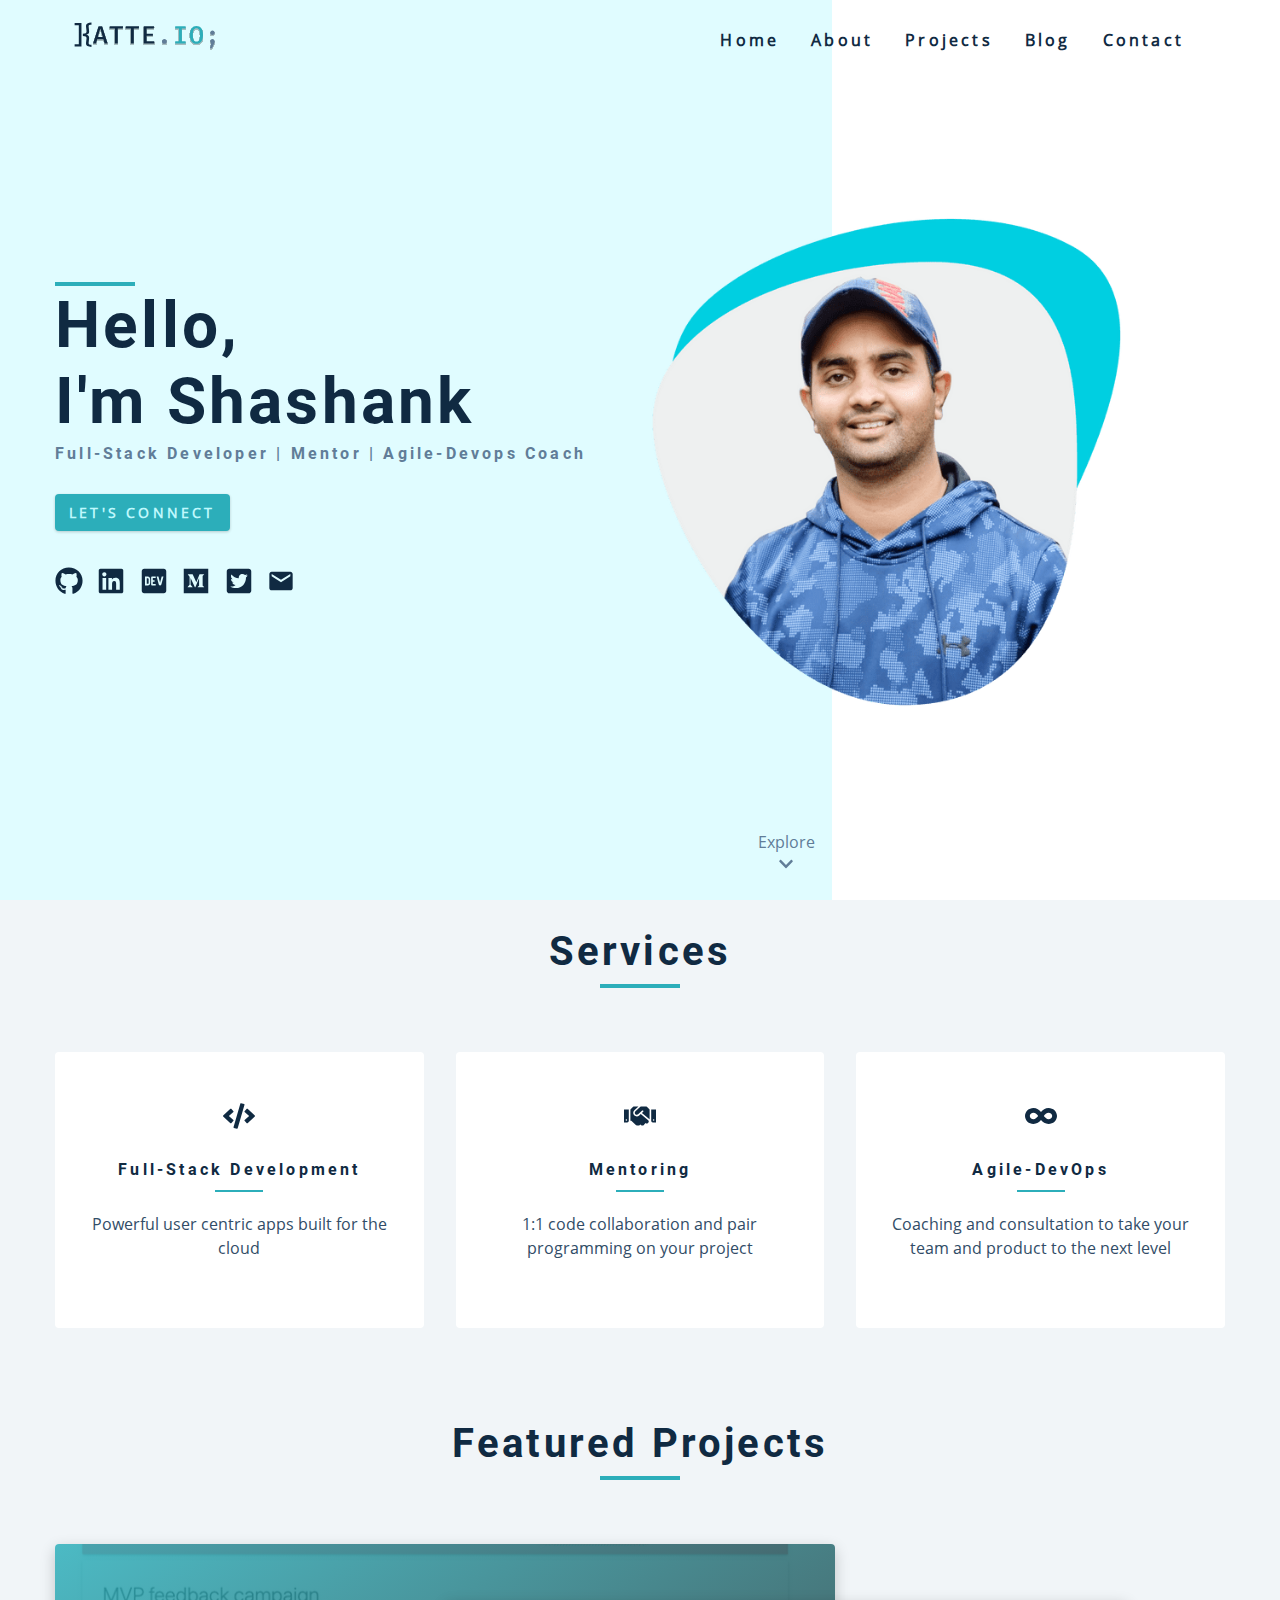
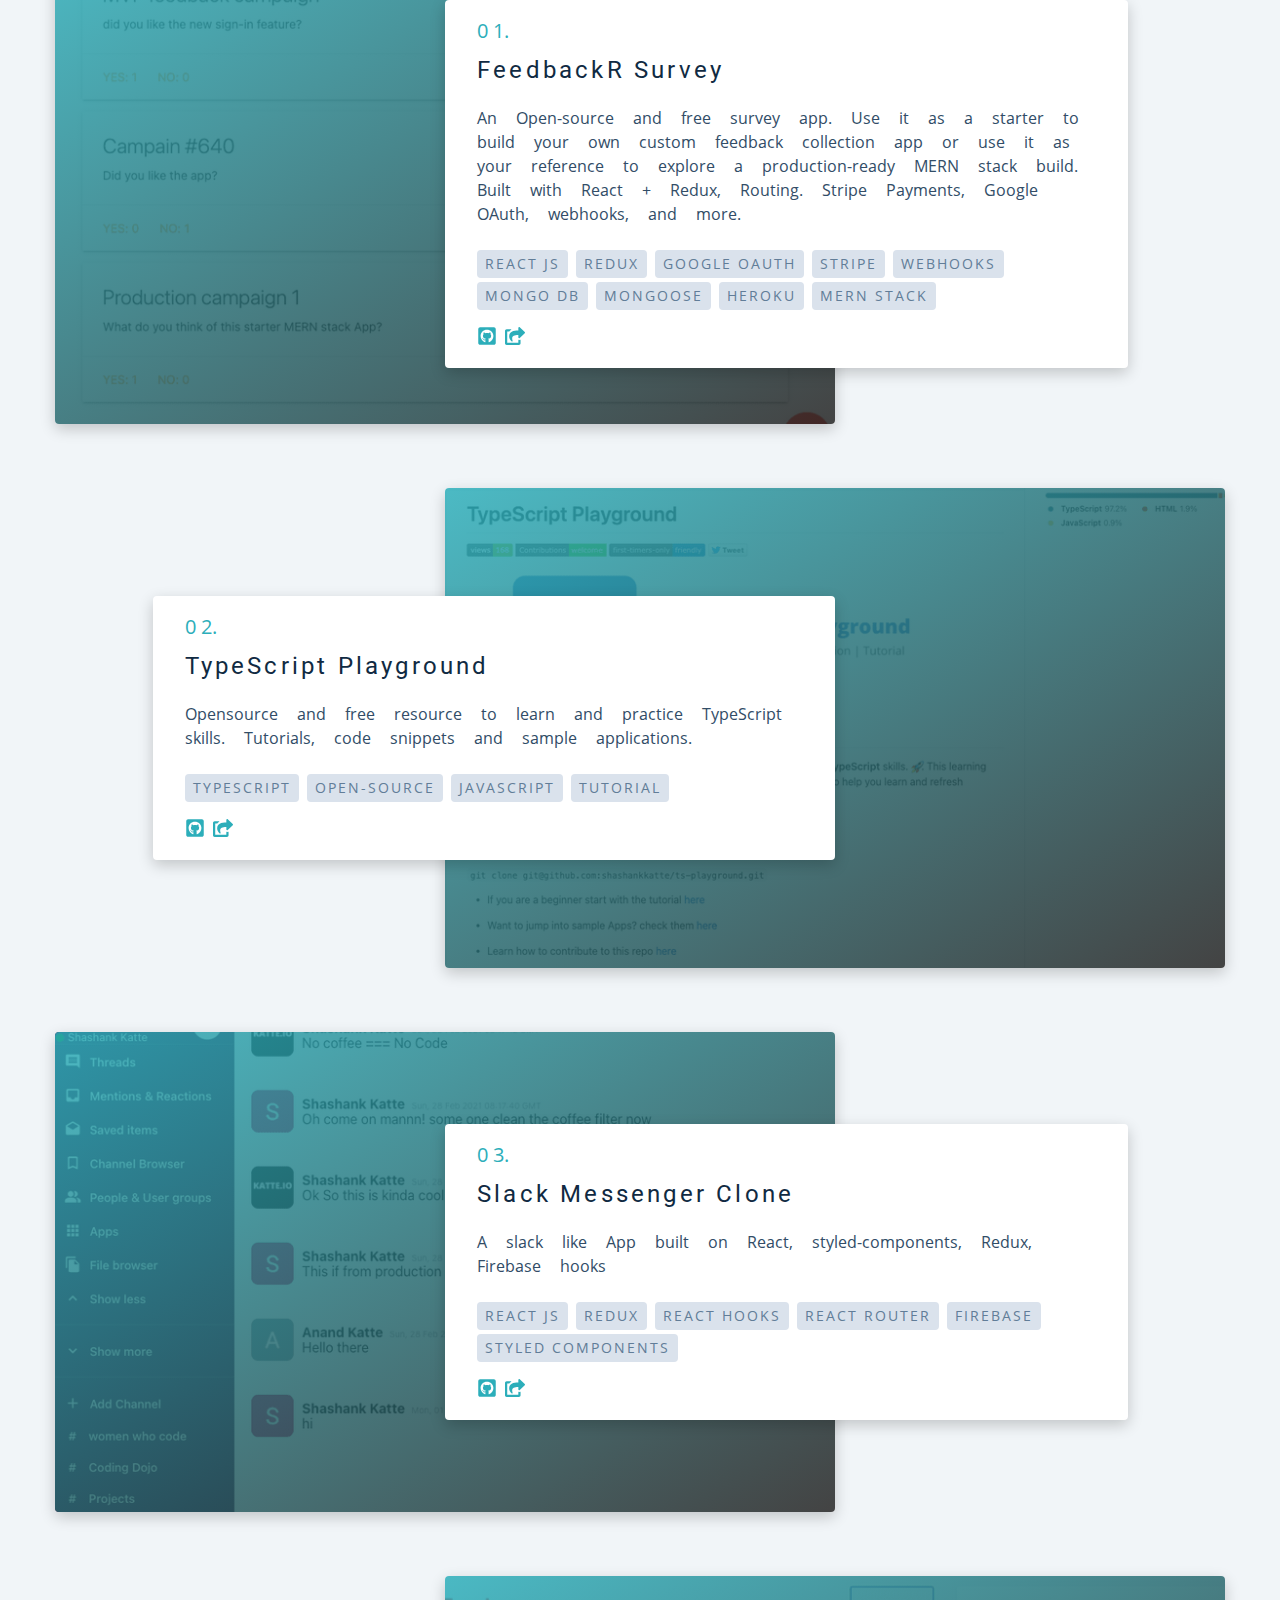
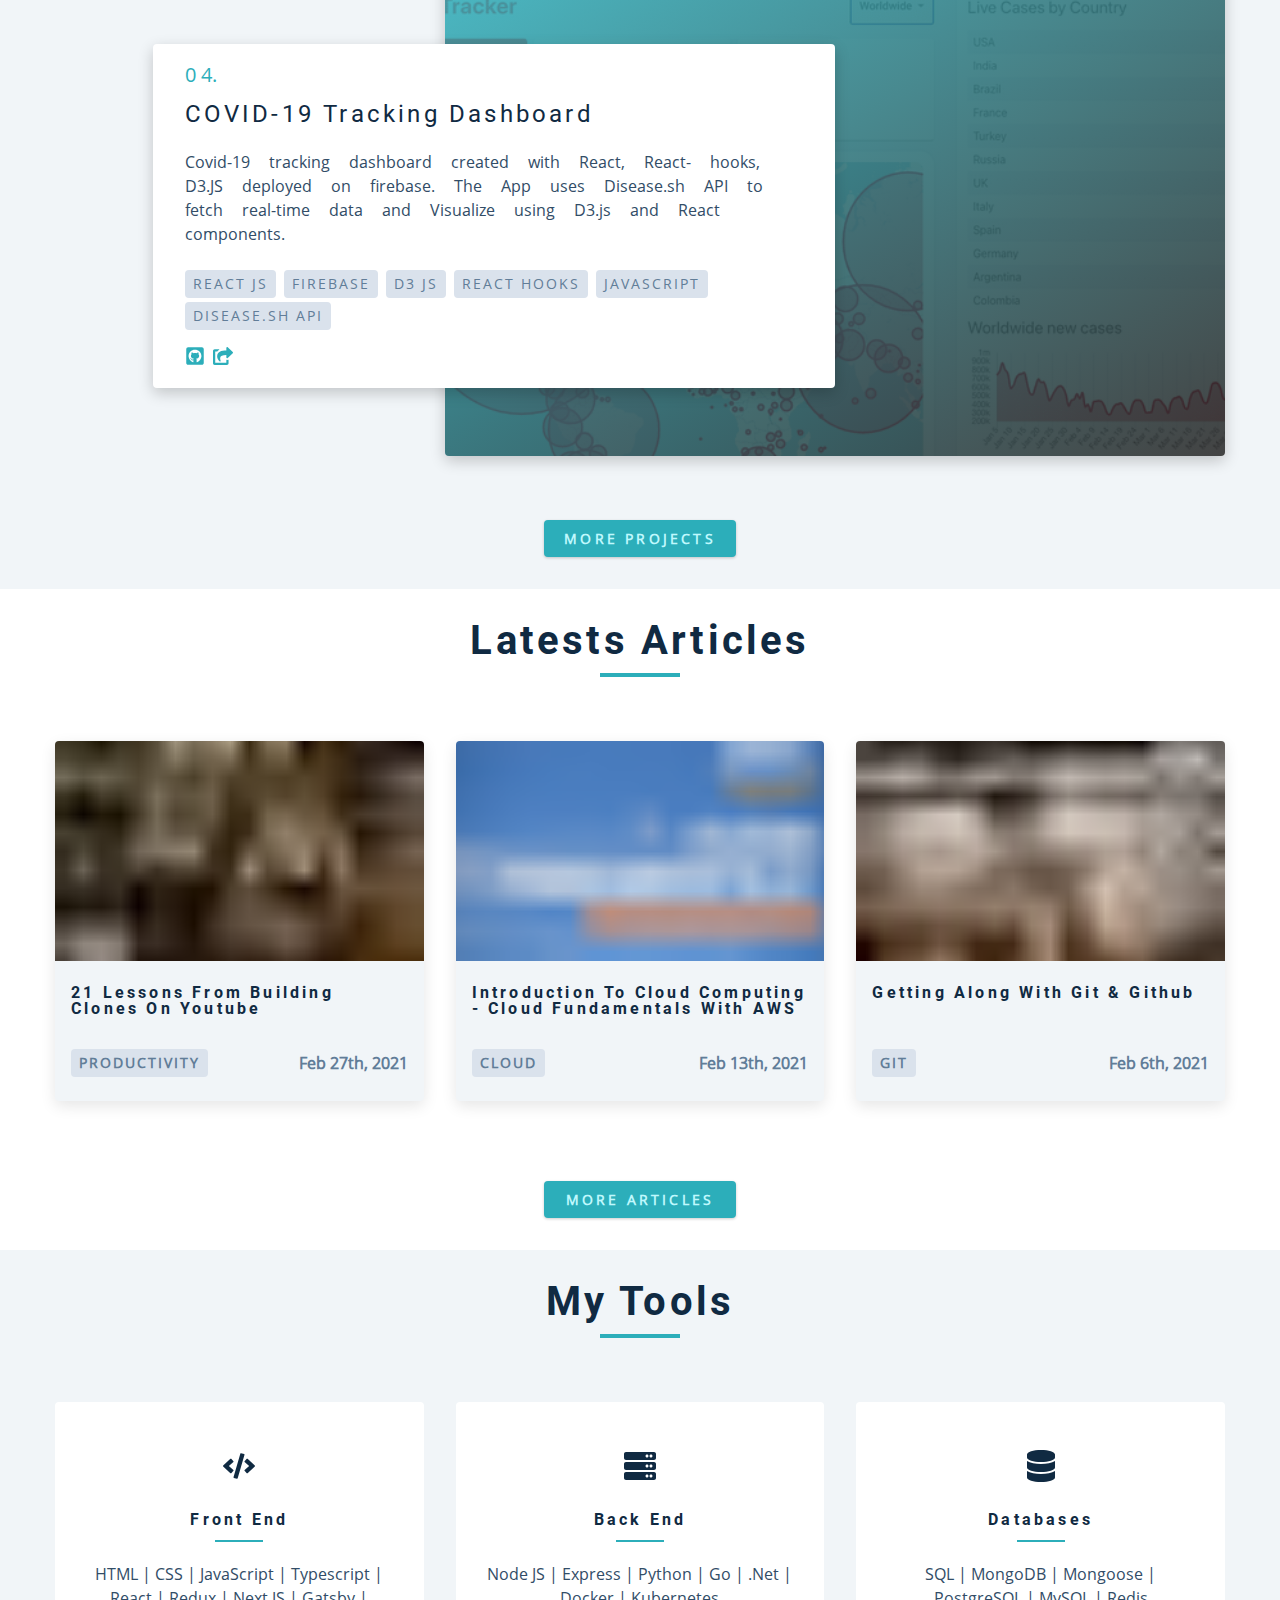
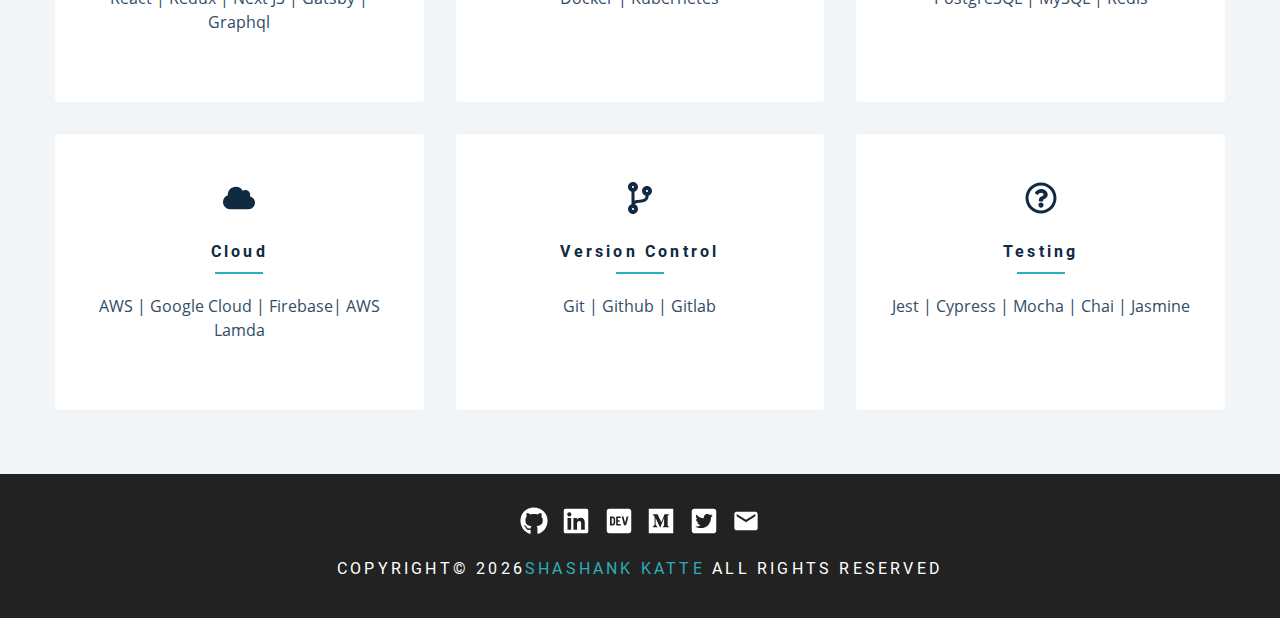
<file: index.html>
<!DOCTYPE html><html lang="en"><head><meta charSet="utf-8"/><meta http-equiv="x-ua-compatible" content="ie=edge"/><meta name="viewport" content="width=device-width, initial-scale=1, shrink-to-fit=no"/><style data-href="/styles.9f4aacbf2d60cb0d9218.css" id="gatsby-global-css">:root{--clr-primary-1:#044e53;--clr-primary-2:#0a6c75;--clr-primary-3:#0e7c86;--clr-primary-4:#149199;--clr-primary-5:#2caeba;--clr-primary-6:#37bcc8;--clr-primary-7:#52d1da;--clr-primary-8:#88ebf2;--clr-primary-9:#bff8fd;--clr-primary-10:#e0fcff;--clr-grey-1:#102a42;--clr-grey-3:#324d67;--clr-grey-4:#48647f;--clr-grey-5:#617d98;--clr-grey-8:#bcccdc;--clr-grey-9:#dae2ec;--clr-grey-10:#f1f5f8;--clr-green-dark:#1d9527;--clr-red-dark:#bb2525;--clr-red-light:#e66b6b;--clr-white:#fff;--ff-primary:"Roboto",sans-serif;--ff-secondary:"Open Sans",sans-serif;--transition:all 0.3s linear;--spacing:0.2rem;--radius:0.25rem;--light-shadow:0 5px 15px rgba(0,0,0,0.1);--dark-shadow:0 5px 15px rgba(0,0,0,0.2);--max-width:1170px;--fixed-width:700px}*,:after,:before{margin:0;padding:0;box-sizing:border-box}body{font-family:var(--ff-secondary);background:var(--clr-white);color:var(--clr-grey-1);line-height:1.5;font-size:.875rem;margin-top:5rem}ul{list-style-type:none}a{text-decoration:none}h1,h2,h3,h4{letter-spacing:var(--spacing);text-transform:capitalize;line-height:1.25;margin-bottom:.75rem;font-family:var(--ff-primary)}h1{font-size:3rem}h2{font-size:2rem}h3{font-size:1.25rem}h4{font-size:.875rem}p{margin-bottom:1.25rem;color:var(--clr-grey-3)}@media screen and (min-width:800px){h1{font-size:4rem}h2{font-size:2.5rem}h3{font-size:1.75rem}body,h4{font-size:1rem}h1,h2,h3,h4{line-height:1}}.btn{text-transform:uppercase;background:var(--clr-primary-5);color:var(--clr-primary-9);padding:.375rem .75rem;letter-spacing:var(--spacing);display:inline-block;font-weight:700;transition:var(--transition);font-size:.875rem;border:2px solid transparent;cursor:pointer;box-shadow:0 1px 3px rgba(0,0,0,.2);border-radius:var(--radius)}.btn:hover{color:var(--clr-primary-1);background:var(--clr-primary-8)}.center-btn{display:block;width:12rem;text-align:center;margin:3rem auto 0}.section{padding:2rem 0}.section-center{width:90vw;margin:0 auto;max-width:1170px}@media screen and (min-width:992px){.section-center{width:95vw}}.underline{width:5rem;height:.25rem;margin-bottom:1.25rem;background:var(--clr-primary-5);margin-left:auto;margin-right:auto}.section-title{margin-bottom:4rem;text-align:center}.bg-grey{background:var(--clr-grey-10)}.social-links{margin-top:2rem;width:15rem;display:flex;justify-content:space-between}.social-link{font-size:1.75rem;color:var(--clr-grey-1);transition:var(--transition)}.social-link:hover{color:var(--clr-primary-5)}.navbar{position:absolute;top:0;left:0;width:100%;height:5rem;display:flex;align-items:center;z-index:200;background:var(--clr-white)}.nav-center{width:90vw;max-width:1170px;margin:0 auto}.nav-header{display:flex;justify-content:space-between;align-items:center}.nav-header img{width:25%;height:auto}.toggle-btn{font-size:2rem;background:transparent;border-color:transparent;color:var(--clr-primary-5);cursor:pointer;transition:var(--transition)}.toggle-btn:hover{color:var(--clr-primary-2)}.nav-links{display:none}@media screen and (min-width:768px){.toggle-btn{display:none}.nav-links{display:flex;justify-content:flex-end}.nav-links li{margin-right:2rem}.nav-links a{text-transform:capitalize;color:var(--clr-grey-1);font-weight:700;letter-spacing:var(--spacing);transition:var(--transition);padding:.5rem 0}.nav-links a:hover{color:var(--clr-primary-5);box-shadow:0 2px var(--clr-primary-5)}.nav-center{display:grid;grid-template-columns:auto 1fr;align-items:center}}@media screen and (min-width:992px){.navbar{background:transparent}}.sidebar{background:var(--clr-grey-10);position:fixed;top:0;left:0;width:100%;height:100%;z-index:999;display:grid;place-items:center;opacity:0;transition:var(--transition);transform:translateX(-100%)}.show-sidebar{opacity:1;transform:translateX(0)}.sidebar-links li{opacity:0}.sidebar-links li a{display:block;text-align:center;text-transform:capitalize;color:var(--clr-grey-5);letter-spacing:var(--spacing);margin-bottom:.5rem;font-size:2rem;transition:var(--transition);border-radius:var(--radius)}.sidebar-links li a:hover{background:var(--clr-primary-9);color:var(--clr-primary-5)}.close-btn{position:absolute;right:4.75%;top:2.75%;font-size:2.5rem;background:transparent;border-color:transparent;color:var(--clr-red-dark);cursor:pointer}@media screen and (min-width:992px){.sidebar{transform:translateX(-100%)}}.sidebar-links li{animation:slideRight .5s ease-in-out .3s forwards}.sidebar-links li:first-of-type{animation-delay:.25s}.sidebar-links li:nth-of-type(2){animation-delay:.5s}.sidebar-links li:nth-of-type(3){animation-delay:.75s}.sidebar-links li:nth-of-type(4){animation-delay:1s}.sidebar-links li:nth-of-type(5){animation-delay:1.25s}@keyframes slideRight{0%{transform:translateX(-200px);opacity:0}to{transform:translateX(0);opacity:1}}.sidebar-icons li{opacity:0;animation:slideUp .5s ease-in-out .3s forwards}.sidebar-icons li:first-of-type{animation-delay:.25s}.sidebar-icons li:nth-of-type(2){animation-delay:.5s}.sidebar-icons li:nth-of-type(3){animation-delay:.75s}.sidebar-icons li:nth-of-type(4){animation-delay:1s}.sidebar-icons li:nth-of-type(5){animation-delay:1.25s}@keyframes slideUp{0%{transform:translateY(200px);opacity:0}to{transform:translateY(0);opacity:1}}.hero{margin-top:-5rem;padding-top:5rem;height:100vh;background:var(--clr-primary-10);position:relative}.hero-center{height:100%;display:grid;align-items:center}.Scroll{grid-column:1;align-self:center;text-align:center;padding-right:20px;color:var(--clr-grey-5)}.hero .underline{margin-bottom:.5rem;margin-left:0}.hero-info{background:inherit}.hero-img{display:none}.hero-info h4{color:var(--clr-grey-5)}.hero-icons{justify-items:flex-start}.hero .btn,.scroll-more{margin-top:1.25rem}.scroll-more{text-align:right;width:100%}@media screen and (min-width:992px){.hero:before{content:"";position:absolute;top:0;left:65%;right:0;bottom:0;background:var(--clr-white)}.hero-center{grid-template-columns:repeat(12,1fr)}.hero h4{font-size:.85rem}.hero-info{grid-row:1/1;grid-column:1/span 8}.hero-img{display:block;grid-row:1/1;grid-column:6/-1}.Scroll{grid-column:8;align-self:center;text-align:center;padding-right:20px;color:var(--clr-grey-5)}}@media screen and (min-width:1170px){.hero h4{font-size:1rem}.hero-info{grid-column:1/span 8}.hero h4{line-height:1}.Scroll{grid-column:8;align-self:center;text-align:center;padding-right:0;color:var(--clr-grey-5)}}.service{background:var(--clr-white);padding:3rem 1.5rem;margin-bottom:2rem;border-radius:var(--radius);text-align:center;transition:var(--transition)}.service-icon{font-size:2rem;margin-bottom:1.5rem}.service .underline{width:3rem;height:.12rem}.service .underline,.service p{transition:var(--transition)}.service:hover{background:var(--clr-primary-5)}.service:hover,.service:hover p{color:var(--clr-primary-9)}.service:hover .underline{background:var(--clr-primary-9)}@media screen and (min-width:676px){.services-center{display:grid;grid-template-columns:1fr 1fr;column-gap:2rem}}@media screen and (min-width:992px){.services-center{grid-template-columns:1fr 1fr 1fr}}.jobs-center{width:80vw;margin:0 auto;max-width:var(--max-width)}.btn-container{display:flex;flex-direction:row;justify-content:center;margin-bottom:4rem}.job-btn{background:transparent;border-color:transparent;text-transform:capitalize;font-size:1.25rem;letter-spacing:var(--spacing);margin:0 .5rem;transition:var(--transition);cursor:pointer;padding:.25rem 0;line-height:1}.active-btn,.job-btn:hover{color:var(--clr-primary-5);box-shadow:0 2px var(--clr-primary-5)}.job-info h3{font-weight:400}.job-info h4{text-transform:uppercase;color:var(--clr-grey-5);background:var(--clr-grey-9);display:inline-block;padding:.375rem .75rem;border-radius:var(--radius)}.job-date{letter-spacing:var(--spacing)}.job-desc{display:grid;grid-template-columns:auto 1fr;column-gap:2rem;align-items:center;margin-bottom:1.25rem}.job-desc p{margin-bottom:0;color:var(--clr-grey-3)}.job-icon{color:var(--clr-primary-5)}@media screen and (min-width:992px){.jobs-center{width:90vw;display:grid;grid-template-columns:200px 1fr;column-gap:4rem}.btn-container{flex-direction:column;justify-content:flex-start}.job-btn{margin-bottom:1rem}.active-btn,.job-btn:hover{box-shadow:-2px 0 var(--clr-primary-5)}}.projects{background:var(--clr-grey-10)}.project{display:grid;margin-bottom:4rem}.project-img{border-top-left-radius:var(--radius);border-top-right-radius:var(--radius);height:19rem;z-index:1}.project-img:after{content:"";position:absolute;top:0;left:0;width:100%;height:100%;background:linear-gradient(to bottom right,var(--clr-primary-5),#222);opacity:.85;transition:var(--transition)}.project:hover .project-img:after{opacity:0}.project-info{background:var(--clr-white);padding:1rem 2rem;border-bottom-left-radius:var(--radius);border-bottom-right-radius:var(--radius)}.project-number{display:inline-block;font-size:1.25rem;color:var(--clr-primary-5);margin-bottom:.75rem}.project-info h3{font-weight:500;margin-bottom:1.5rem;font-size:1.5rem}.project-desc{word-spacing:15px;color:var(--clr-grey-3)}.project-stack{margin-bottom:1rem}.about-stack span,.project-stack span{display:inline-block;background:var(--clr-grey-9);color:var(--clr-grey-5);margin-right:.5rem;margin-top:.25rem;padding:.25rem .5rem;border-radius:var(--radius);text-transform:uppercase;letter-spacing:2px;font-size:.85rem}.about-stack span{margin-top:.5rem}.project-icon{color:var(--clr-primary-5);font-size:1.25rem;margin-right:.5rem;transition:var(--transition)}.project-icon:hover{color:var(--clr-primary-1)}@media screen and (min-width:576px){.project-img{height:19rem}}@media screen and (min-width:768px){.project-img{height:22rem}}@media screen and (min-width:992px){.project{grid-template-columns:repeat(12,1fr);align-items:center}.project-img{grid-column:1/span 8;height:30rem}.project-img,.project-info{grid-row:1/1;border-radius:var(--radius);box-shadow:var(--dark-shadow)}.project-info{z-index:1;grid-column:5/12}.project:nth-of-type(2n) .project-img{grid-column:5/-1;grid-row:1/1}.project:nth-of-type(2n) .project-info{grid-column:2/span 7;grid-row:1/1;text-align:left}}.blog{display:block;margin-bottom:2rem;background:var(--clr-grey-10);border-radius:var(--radius);box-shadow:var(--light-shadow);transition:var(--transition)}.blog:hover{box-shadow:var(--dark-shadow);transform:scale(1.02)}.blog article{height:100%;display:grid;grid-template-rows:auto 1fr}.blog-card{display:grid;grid-template-rows:auto 1fr auto}.blog-img{border-top-left-radius:var(--radius);border-top-right-radius:var(--radius);height:15rem}.blog-card{padding:1.5rem 1rem}.blog-card h4{color:var(--clr-grey-1)}.blog-footer{display:flex;justify-content:space-between;align-items:center}.blog-footer p{margin-bottom:0;font-weight:700;color:var(--clr-grey-5)}.blog-footer p:first-of-type{display:inline-block;background:var(--clr-grey-9);color:var(--clr-grey-5);margin-right:.5rem;padding:.25rem .5rem;border-radius:var(--radius);text-transform:uppercase;letter-spacing:2px;font-size:.85rem}@media screen and (min-width:576px){.blogs-center{display:grid;grid-template-columns:repeat(auto-fill,minmax(368px,1fr));column-gap:2rem}.blog-img{height:17.5rem}}@media screen and (min-width:850px){.blog-img{height:13.75rem}}.footer{height:9rem;background:#222;text-align:center;display:grid;place-items:center}.footer h4{margin-top:.5rem;color:var(--clr-white);font-weight:400;text-transform:uppercase}.footer h4 span{color:var(--clr-primary-5)}.footer-links{margin:0 auto 1rem}.footer .social-link{color:var(--clr-white)}.footer .social-link:hover{color:var(--clr-primary-5)}.about-page,.blog-page,.blog-template,.contact-page,.error-page,.projects-page{background:var(--clr-grey-10);min-height:calc(100vh - 14rem)}.error-page{display:grid;place-items:center;background:var(--clr-primary-10);text-align:center}.error-page h1{text-transform:uppercase;color:var(--clr-primary-1);margin-bottom:2rem}.blog-page .blog{background:var(--clr-white)}.about-page{padding:7rem 0}.about-img{margin-bottom:2rem;height:25rem}.about-text .section-title{margin-bottom:2rem;text-align:left}.about-text .underline{margin-left:0;margin-right:0}.about-text p{line-height:2}.stack-container{width:30rem;display:grid;grid-template-columns:1fr 1fr 1fr;row-gap:.5rem}.stack-container span{text-transform:uppercase;display:flex;align-items:center;letter-spacing:1px;color:var(--clr-grey-4)}.stack-icon{color:var(--clr-primary-5);margin-right:.25rem;font-size:1rem}@media screen and (min-width:992px){.about-center{display:grid;grid-template-columns:repeat(12,1fr);align-items:center;column-gap:4rem}.about-img{grid-column:1/span 5;margin-bottom:0}.about-text{grid-column:6/-1}}.contact-page{display:grid;place-items:center;padding:5rem 0}.contact-form{background:var(--clr-white);border-radius:var(--radius);text-align:center;box-shadow:var(--light-shadow);transition:var(--transition);width:90vw;max-width:35rem}.contact-form:hover{box-shadow:var(--dark-shadow)}.contact-form h3{padding-top:1.25rem;color:var(--clr-grey-5)}.form-group{padding:1rem 1.5rem}.form-control{display:block;width:100%;padding:.75rem 1rem;border:none;margin-bottom:1.25rem;background:var(--clr-grey-10);border-radius:var(--radius);text-transform:uppercase;letter-spacing:var(--spacing)}.form-control:-ms-input-placeholder{font-family:var(--ff-primary);color:var(--clr-grey-1);text-transform:uppercase;letter-spacing:var(--spacing)}.form-control::placeholder{font-family:var(--ff-primary);color:var(--clr-grey-1);text-transform:uppercase;letter-spacing:var(--spacing)}.submit-btn{display:block;width:100%;padding:1rem;border-bottom-left-radius:var(--radius);border-bottom-right-radius:var(--radius);border-top-right-radius:0;border-top-left-radius:0}.blog-template{padding:5rem 0}.blog-template h1,.blog-template h2{text-align:center}.blog-template h2{color:grey}.blog-template ul{margin-top:2rem;display:inline-block}.blog-template ul li{background:var(--clr-grey-9);color:var(--clr-grey-5);padding:.5rem 1rem;margin:1rem 0}.blog-template blockquote{background:var(--clr-primary-9);border-radius:var(--radius);padding:1rem;line-height:2;color:var(--clr-primary-5);margin:2rem 0}.blog-template pre{background:#222;color:#ff0;overflow-x:scroll;padding:1rem 1.5rem;border-radius:var(--radius)}.blog-template p img{width:100%;height:100%;margin:0;-o-object-fit:cover;object-fit:cover}.blog-template pre[class*=language-]{overflow:auto;padding:1.3125rem}.blog-template pre[class*=language-]::selection{background:#27292a}.blog-template pre[class*=language-]::selection,.blog-template pre[class*=language-] ::selection{text-shadow:none;background:hsla(0,0%,100%,.15)}.blog-template:not(pre)>code[class*=language-]{border-radius:.3em;background:var(--inlineCode-bg);color:var(--inlineCode-text);padding:.2rem .25rem;white-space:normal}.blog-template.token.attr-name{color:#addb67;font-style:italic}.blog-template.token.comment{color:#809393}.blog-template.token.string,.blog-template.token.url{color:#addb67}.blog-template.token.variable{color:#d6deeb}.blog-template.token.number{color:#f78c6c}.blog-template.token.builtin,.blog-template.token.char,.blog-template.token.constant,.blog-template.token.function{color:#82aaff}.blog-template.token.punctuation{color:#c792ea}.blog-template.token.doctype,.blog-template.token.selector{color:#c792ea;font-style:"italic"}.blog-template.token.class-name{color:#ffcb8b}.blog-template.token.keyword,.blog-template.token.operator,.blog-template.token.tag{color:#ffa7c4}.blog-template.token.boolean{color:#ff5874}.blog-template.token.property{color:#80cbc4}.blog-template.token.namespace{color:#b2ccd6}.blog-template pre[data-line]{padding:1em 0 1em 3em;position:relative}</style><meta name="generator" content="Gatsby 2.32.12"/><title data-react-helmet="true">Home | Shashank Katte | katte.io </title><link data-react-helmet="true" rel="apple-touch-icon" sizes="180x180" href="/apple-touch-icon.png"/><link data-react-helmet="true" rel="icon" type="image/png" sizes="32x32" href="/favicon-32x32.png"/><link data-react-helmet="true" rel="icon" type="image/png" sizes="16x16" href="/favicon-16x16.png"/><link data-react-helmet="true" rel="manifest" href="/site.webmanifest"/><link data-react-helmet="true" rel="mask-icon" href="/safari-pinned-tab.svg" color="#5bbad5"/><meta data-react-helmet="true" name="msapplication-TileColor" content="#da532c"/><meta data-react-helmet="true" name="theme-color" content="#ffffff"/><meta data-react-helmet="true" name="description" content="Home page for Shashank Katte"/><meta data-react-helmet="true" name="image" content="/twitter-img.png"/><meta data-react-helmet="true" name="twitter:card" content="summary_large_image"/><meta data-react-helmet="true" name="twitter:creator" content="@shashankkatte"/><meta data-react-helmet="true" name="twitter:title" content="Shashank Katte | katte.io "/><meta data-react-helmet="true" name="twitter:description" content="This is the portfolio website for shashank katte. Full Stack developer, Mentor and Agile DevOps Coach."/><meta data-react-helmet="true" name="twitter:image" content="https://www.katte.io/twitter-img.png"/><link rel="sitemap" type="application/xml" href="/sitemap.xml"/><link rel="preconnect" href="https://www.google-analytics.com"/><link rel="dns-prefetch" href="https://www.google-analytics.com"/><script>
  window.excludeGAPaths=[/^(?:\/preview\/(?:(?!(?:\/|^)\.).)*?)$/,/^(?:\/do\-not\-track\/me\/too\/)$/];
  function gaOptout(){document.cookie=disableStr+'=true; expires=Thu, 31 Dec 2099 23:59:59 UTC;path=/',window[disableStr]=!0}var gaProperty='G-4QYGNYBVSM',disableStr='ga-disable-'+gaProperty;document.cookie.indexOf(disableStr+'=true')>-1&&(window[disableStr]=!0);
  if(!(parseInt(navigator.doNotTrack) === 1 || parseInt(window.doNotTrack) === 1 || parseInt(navigator.msDoNotTrack) === 1 || navigator.doNotTrack === "yes")) {
    (function(i,s,o,g,r,a,m){i['GoogleAnalyticsObject']=r;i[r]=i[r]||function(){
    (i[r].q=i[r].q||[]).push(arguments)},i[r].l=1*new Date();a=s.createElement(o),
    m=s.getElementsByTagName(o)[0];a.async=1;a.src=g;m.parentNode.insertBefore(a,m)
    })(window,document,'script','https://www.google-analytics.com/analytics.js','ga');
  }
  if (typeof ga === "function") {
    ga('create', 'G-4QYGNYBVSM', 'auto', {});
      ga('set', 'anonymizeIp', true);
      
      
      
      
      }</script><link rel="preload" as="font" type="font/woff2" crossorigin="anonymous" href="/static/webfonts/s/roboto/v27/KFOmCnqEu92Fr1Mu4mxK.woff2"/><link rel="preload" as="font" type="font/woff2" crossorigin="anonymous" href="/static/webfonts/s/roboto/v27/KFOlCnqEu92Fr1MmWUlfBBc4.woff2"/><link rel="preload" as="font" type="font/woff2" crossorigin="anonymous" href="/static/webfonts/s/opensans/v18/mem8YaGs126MiZpBA-UFVZ0b.woff2"/><style>@font-face{font-family:Roboto;font-style:normal;font-weight:400;src:url(/static/webfonts/s/roboto/v27/KFOmCnqEu92Fr1Mu4mxK.woff2) format("woff2");font-display:swap}@font-face{font-family:Roboto;font-style:normal;font-weight:700;src:url(/static/webfonts/s/roboto/v27/KFOlCnqEu92Fr1MmWUlfBBc4.woff2) format("woff2");font-display:swap}@font-face{font-family:Roboto;font-style:normal;font-weight:400;src:url(/static/webfonts/s/roboto/v27/KFOmCnqEu92Fr1Mu4mxM.woff) format("woff");font-display:swap}@font-face{font-family:Roboto;font-style:normal;font-weight:700;src:url(/static/webfonts/s/roboto/v27/KFOlCnqEu92Fr1MmWUlfBBc-.woff) format("woff");font-display:swap}@font-face{font-family:Open Sans;font-style:normal;font-weight:400;src:url(/static/webfonts/s/opensans/v18/mem8YaGs126MiZpBA-UFVZ0b.woff2) format("woff2");font-display:swap}@font-face{font-family:Open Sans;font-style:normal;font-weight:400;src:url(/static/webfonts/s/opensans/v18/mem8YaGs126MiZpBA-UFVZ0d.woff) format("woff");font-display:swap}</style><link as="script" rel="preload" href="/webpack-runtime-4b66b1fcf7d5c05f7f27.js"/><link as="script" rel="preload" href="/framework-acd7498685eeb36e39da.js"/><link as="script" rel="preload" href="/styles-1043fb1b9b9e69356781.js"/><link as="script" rel="preload" href="/app-689be72879811442f0db.js"/><link as="script" rel="preload" href="/1bfc9850-fd7b48ecc76adadae253.js"/><link as="script" rel="preload" href="/252f366e-144ba1345991acd4a0a0.js"/><link as="script" rel="preload" href="/commons-6028abdff8339023e299.js"/><link as="script" rel="preload" href="/46187a1112b3879093805b73285fa8251e7ab0de-6a0fec57ccfb825b195c.js"/><link as="script" rel="preload" href="/component---src-pages-index-js-6e534373f367beced02b.js"/><link as="fetch" rel="preload" href="/page-data/index/page-data.json" crossorigin="anonymous"/><link as="fetch" rel="preload" href="/page-data/sq/d/2337742411.json" crossorigin="anonymous"/><link as="fetch" rel="preload" href="/page-data/sq/d/3430288619.json" crossorigin="anonymous"/><link as="fetch" rel="preload" href="/page-data/app-data.json" crossorigin="anonymous"/></head><body><div id="___gatsby"><div style="outline:none" tabindex="-1" id="gatsby-focus-wrapper"><nav class="navbar"><div class="nav-center"><div class="nav-header"><a aria-current="page" class="" href="/"><img src="[data-uri]" alt="logo"/></a><button type="button" class="toggle-btn"><svg stroke="currentColor" fill="currentColor" stroke-width="0" viewBox="0 0 448 512" height="1em" width="1em" xmlns="http://www.w3.org/2000/svg"><path d="M16 224h416a16 16 0 0 0 16-16v-32a16 16 0 0 0-16-16H16a16 16 0 0 0-16 16v32a16 16 0 0 0 16 16zm416 192H16a16 16 0 0 0-16 16v32a16 16 0 0 0 16 16h416a16 16 0 0 0 16-16v-32a16 16 0 0 0-16-16zm3.17-384H172.83A12.82 12.82 0 0 0 160 44.83v38.34A12.82 12.82 0 0 0 172.83 96h262.34A12.82 12.82 0 0 0 448 83.17V44.83A12.82 12.82 0 0 0 435.17 32zm0 256H172.83A12.82 12.82 0 0 0 160 300.83v38.34A12.82 12.82 0 0 0 172.83 352h262.34A12.82 12.82 0 0 0 448 339.17v-38.34A12.82 12.82 0 0 0 435.17 288z"></path></svg></button></div><ul class="page-links nav-links"><li><a aria-current="page" class="" href="/">home</a></li><li><a href="/about/">about</a></li><li><a href="/projects/">projects</a></li><li><a href="/blog/">blog</a></li><li><a href="/contact/">contact</a></li></ul></div></nav><aside class="sidebar "><button class="close-btn"><svg stroke="currentColor" fill="currentColor" stroke-width="0" viewBox="0 0 352 512" height="1em" width="1em" xmlns="http://www.w3.org/2000/svg"><path d="M242.72 256l100.07-100.07c12.28-12.28 12.28-32.19 0-44.48l-22.24-22.24c-12.28-12.28-32.19-12.28-44.48 0L176 189.28 75.93 89.21c-12.28-12.28-32.19-12.28-44.48 0L9.21 111.45c-12.28 12.28-12.28 32.19 0 44.48L109.28 256 9.21 356.07c-12.28 12.28-12.28 32.19 0 44.48l22.24 22.24c12.28 12.28 32.2 12.28 44.48 0L176 322.72l100.07 100.07c12.28 12.28 32.2 12.28 44.48 0l22.24-22.24c12.28-12.28 12.28-32.19 0-44.48L242.72 256z"></path></svg></button><div class="side-container"><ul class="page-links "><li><a aria-current="page" class="" href="/">home</a></li><li><a href="/about/">about</a></li><li><a href="/projects/">projects</a></li><li><a href="/blog/">blog</a></li><li><a href="/contact/">contact</a></li></ul><ul class="social-links "><li><a href="https://github.com/shashankkatte" class="social-link"><svg stroke="currentColor" fill="currentColor" stroke-width="0" viewBox="0 0 496 512" class="social-icon" height="1em" width="1em" xmlns="http://www.w3.org/2000/svg"><path d="M165.9 397.4c0 2-2.3 3.6-5.2 3.6-3.3.3-5.6-1.3-5.6-3.6 0-2 2.3-3.6 5.2-3.6 3-.3 5.6 1.3 5.6 3.6zm-31.1-4.5c-.7 2 1.3 4.3 4.3 4.9 2.6 1 5.6 0 6.2-2s-1.3-4.3-4.3-5.2c-2.6-.7-5.5.3-6.2 2.3zm44.2-1.7c-2.9.7-4.9 2.6-4.6 4.9.3 2 2.9 3.3 5.9 2.6 2.9-.7 4.9-2.6 4.6-4.6-.3-1.9-3-3.2-5.9-2.9zM244.8 8C106.1 8 0 113.3 0 252c0 110.9 69.8 205.8 169.5 239.2 12.8 2.3 17.3-5.6 17.3-12.1 0-6.2-.3-40.4-.3-61.4 0 0-70 15-84.7-29.8 0 0-11.4-29.1-27.8-36.6 0 0-22.9-15.7 1.6-15.4 0 0 24.9 2 38.6 25.8 21.9 38.6 58.6 27.5 72.9 20.9 2.3-16 8.8-27.1 16-33.7-55.9-6.2-112.3-14.3-112.3-110.5 0-27.5 7.6-41.3 23.6-58.9-2.6-6.5-11.1-33.3 2.6-67.9 20.9-6.5 69 27 69 27 20-5.6 41.5-8.5 62.8-8.5s42.8 2.9 62.8 8.5c0 0 48.1-33.6 69-27 13.7 34.7 5.2 61.4 2.6 67.9 16 17.7 25.8 31.5 25.8 58.9 0 96.5-58.9 104.2-114.8 110.5 9.2 7.9 17 22.9 17 46.4 0 33.7-.3 75.4-.3 83.6 0 6.5 4.6 14.4 17.3 12.1C428.2 457.8 496 362.9 496 252 496 113.3 383.5 8 244.8 8zM97.2 352.9c-1.3 1-1 3.3.7 5.2 1.6 1.6 3.9 2.3 5.2 1 1.3-1 1-3.3-.7-5.2-1.6-1.6-3.9-2.3-5.2-1zm-10.8-8.1c-.7 1.3.3 2.9 2.3 3.9 1.6 1 3.6.7 4.3-.7.7-1.3-.3-2.9-2.3-3.9-2-.6-3.6-.3-4.3.7zm32.4 35.6c-1.6 1.3-1 4.3 1.3 6.2 2.3 2.3 5.2 2.6 6.5 1 1.3-1.3.7-4.3-1.3-6.2-2.2-2.3-5.2-2.6-6.5-1zm-11.4-14.7c-1.6 1-1.6 3.6 0 5.9 1.6 2.3 4.3 3.3 5.6 2.3 1.6-1.3 1.6-3.9 0-6.2-1.4-2.3-4-3.3-5.6-2z"></path></svg></a></li><li><a href="https://www.linkedin.com/in/shashankkatte/" class="social-link"><svg stroke="currentColor" fill="currentColor" stroke-width="0" viewBox="0 0 448 512" class="social-icon" height="1em" width="1em" xmlns="http://www.w3.org/2000/svg"><path d="M416 32H31.9C14.3 32 0 46.5 0 64.3v383.4C0 465.5 14.3 480 31.9 480H416c17.6 0 32-14.5 32-32.3V64.3c0-17.8-14.4-32.3-32-32.3zM135.4 416H69V202.2h66.5V416zm-33.2-243c-21.3 0-38.5-17.3-38.5-38.5S80.9 96 102.2 96c21.2 0 38.5 17.3 38.5 38.5 0 21.3-17.2 38.5-38.5 38.5zm282.1 243h-66.4V312c0-24.8-.5-56.7-34.5-56.7-34.6 0-39.9 27-39.9 54.9V416h-66.4V202.2h63.7v29.2h.9c8.9-16.8 30.6-34.5 62.9-34.5 67.2 0 79.7 44.3 79.7 101.9V416z"></path></svg></a></li><li><a href="https://dev.to/shashankkatte" class="social-link"><svg stroke="currentColor" fill="currentColor" stroke-width="0" viewBox="0 0 448 512" class="social-icon" height="1em" width="1em" xmlns="http://www.w3.org/2000/svg"><path d="M120.12 208.29c-3.88-2.9-7.77-4.35-11.65-4.35H91.03v104.47h17.45c3.88 0 7.77-1.45 11.65-4.35 3.88-2.9 5.82-7.25 5.82-13.06v-69.65c-.01-5.8-1.96-10.16-5.83-13.06zM404.1 32H43.9C19.7 32 .06 51.59 0 75.8v360.4C.06 460.41 19.7 480 43.9 480h360.2c24.21 0 43.84-19.59 43.9-43.8V75.8c-.06-24.21-19.7-43.8-43.9-43.8zM154.2 291.19c0 18.81-11.61 47.31-48.36 47.25h-46.4V172.98h47.38c35.44 0 47.36 28.46 47.37 47.28l.01 70.93zm100.68-88.66H201.6v38.42h32.57v29.57H201.6v38.41h53.29v29.57h-62.18c-11.16.29-20.44-8.53-20.72-19.69V193.7c-.27-11.15 8.56-20.41 19.71-20.69h63.19l-.01 29.52zm103.64 115.29c-13.2 30.75-36.85 24.63-47.44 0l-38.53-144.8h32.57l29.71 113.72 29.57-113.72h32.58l-38.46 144.8z"></path></svg></a></li><li><a href="https://shashankkatte.medium.com/" class="social-link"><svg stroke="currentColor" fill="currentColor" stroke-width="0" viewBox="0 0 448 512" class="social-icon" height="1em" width="1em" xmlns="http://www.w3.org/2000/svg"><path d="M0 32v448h448V32H0zm372.2 106.1l-24 23c-2.1 1.6-3.1 4.2-2.7 6.7v169.3c-.4 2.6.6 5.2 2.7 6.7l23.5 23v5.1h-118V367l24.3-23.6c2.4-2.4 2.4-3.1 2.4-6.7V199.8l-67.6 171.6h-9.1L125 199.8v115c-.7 4.8 1 9.7 4.4 13.2l31.6 38.3v5.1H71.2v-5.1l31.6-38.3c3.4-3.5 4.9-8.4 4.1-13.2v-133c.4-3.7-1-7.3-3.8-9.8L75 138.1V133h87.3l67.4 148L289 133.1h83.2v5z"></path></svg></a></li><li><a href="https://twitter.com/shashankkatte" class="social-link"><svg stroke="currentColor" fill="currentColor" stroke-width="0" viewBox="0 0 448 512" class="social-icon" height="1em" width="1em" xmlns="http://www.w3.org/2000/svg"><path d="M400 32H48C21.5 32 0 53.5 0 80v352c0 26.5 21.5 48 48 48h352c26.5 0 48-21.5 48-48V80c0-26.5-21.5-48-48-48zm-48.9 158.8c.2 2.8.2 5.7.2 8.5 0 86.7-66 186.6-186.6 186.6-37.2 0-71.7-10.8-100.7-29.4 5.3.6 10.4.8 15.8.8 30.7 0 58.9-10.4 81.4-28-28.8-.6-53-19.5-61.3-45.5 10.1 1.5 19.2 1.5 29.6-1.2-30-6.1-52.5-32.5-52.5-64.4v-.8c8.7 4.9 18.9 7.9 29.6 8.3a65.447 65.447 0 0 1-29.2-54.6c0-12.2 3.2-23.4 8.9-33.1 32.3 39.8 80.8 65.8 135.2 68.6-9.3-44.5 24-80.6 64-80.6 18.9 0 35.9 7.9 47.9 20.7 14.8-2.8 29-8.3 41.6-15.8-4.9 15.2-15.2 28-28.8 36.1 13.2-1.4 26-5.1 37.8-10.2-8.9 13.1-20.1 24.7-32.9 34z"></path></svg></a></li><li><a href="mailto:shashank@katte.io" class="social-link"><svg stroke="currentColor" fill="currentColor" stroke-width="0" viewBox="0 0 24 24" class="social-icon" height="1em" width="1em" xmlns="http://www.w3.org/2000/svg"><path d="M20 4H4c-1.1 0-1.99.9-1.99 2L2 18c0 1.1.9 2 2 2h16c1.1 0 2-.9 2-2V6c0-1.1-.9-2-2-2zm0 4l-8 5-8-5V6l8 5 8-5v2z"></path></svg></a></li></ul></div></aside><header class="hero"><div class="section-center hero-center"><article class="hero-info"><div><div class="underline"></div><h1>Hello,</h1><h1> I&#x27;m Shashank</h1><h4>Full-Stack Developer | Mentor | Agile-Devops Coach</h4><a class="btn" href="/contact">Let&#x27;s Connect</a><ul class="social-links "><li><a href="https://github.com/shashankkatte" class="social-link"><svg stroke="currentColor" fill="currentColor" stroke-width="0" viewBox="0 0 496 512" class="social-icon" height="1em" width="1em" xmlns="http://www.w3.org/2000/svg"><path d="M165.9 397.4c0 2-2.3 3.6-5.2 3.6-3.3.3-5.6-1.3-5.6-3.6 0-2 2.3-3.6 5.2-3.6 3-.3 5.6 1.3 5.6 3.6zm-31.1-4.5c-.7 2 1.3 4.3 4.3 4.9 2.6 1 5.6 0 6.2-2s-1.3-4.3-4.3-5.2c-2.6-.7-5.5.3-6.2 2.3zm44.2-1.7c-2.9.7-4.9 2.6-4.6 4.9.3 2 2.9 3.3 5.9 2.6 2.9-.7 4.9-2.6 4.6-4.6-.3-1.9-3-3.2-5.9-2.9zM244.8 8C106.1 8 0 113.3 0 252c0 110.9 69.8 205.8 169.5 239.2 12.8 2.3 17.3-5.6 17.3-12.1 0-6.2-.3-40.4-.3-61.4 0 0-70 15-84.7-29.8 0 0-11.4-29.1-27.8-36.6 0 0-22.9-15.7 1.6-15.4 0 0 24.9 2 38.6 25.8 21.9 38.6 58.6 27.5 72.9 20.9 2.3-16 8.8-27.1 16-33.7-55.9-6.2-112.3-14.3-112.3-110.5 0-27.5 7.6-41.3 23.6-58.9-2.6-6.5-11.1-33.3 2.6-67.9 20.9-6.5 69 27 69 27 20-5.6 41.5-8.5 62.8-8.5s42.8 2.9 62.8 8.5c0 0 48.1-33.6 69-27 13.7 34.7 5.2 61.4 2.6 67.9 16 17.7 25.8 31.5 25.8 58.9 0 96.5-58.9 104.2-114.8 110.5 9.2 7.9 17 22.9 17 46.4 0 33.7-.3 75.4-.3 83.6 0 6.5 4.6 14.4 17.3 12.1C428.2 457.8 496 362.9 496 252 496 113.3 383.5 8 244.8 8zM97.2 352.9c-1.3 1-1 3.3.7 5.2 1.6 1.6 3.9 2.3 5.2 1 1.3-1 1-3.3-.7-5.2-1.6-1.6-3.9-2.3-5.2-1zm-10.8-8.1c-.7 1.3.3 2.9 2.3 3.9 1.6 1 3.6.7 4.3-.7.7-1.3-.3-2.9-2.3-3.9-2-.6-3.6-.3-4.3.7zm32.4 35.6c-1.6 1.3-1 4.3 1.3 6.2 2.3 2.3 5.2 2.6 6.5 1 1.3-1.3.7-4.3-1.3-6.2-2.2-2.3-5.2-2.6-6.5-1zm-11.4-14.7c-1.6 1-1.6 3.6 0 5.9 1.6 2.3 4.3 3.3 5.6 2.3 1.6-1.3 1.6-3.9 0-6.2-1.4-2.3-4-3.3-5.6-2z"></path></svg></a></li><li><a href="https://www.linkedin.com/in/shashankkatte/" class="social-link"><svg stroke="currentColor" fill="currentColor" stroke-width="0" viewBox="0 0 448 512" class="social-icon" height="1em" width="1em" xmlns="http://www.w3.org/2000/svg"><path d="M416 32H31.9C14.3 32 0 46.5 0 64.3v383.4C0 465.5 14.3 480 31.9 480H416c17.6 0 32-14.5 32-32.3V64.3c0-17.8-14.4-32.3-32-32.3zM135.4 416H69V202.2h66.5V416zm-33.2-243c-21.3 0-38.5-17.3-38.5-38.5S80.9 96 102.2 96c21.2 0 38.5 17.3 38.5 38.5 0 21.3-17.2 38.5-38.5 38.5zm282.1 243h-66.4V312c0-24.8-.5-56.7-34.5-56.7-34.6 0-39.9 27-39.9 54.9V416h-66.4V202.2h63.7v29.2h.9c8.9-16.8 30.6-34.5 62.9-34.5 67.2 0 79.7 44.3 79.7 101.9V416z"></path></svg></a></li><li><a href="https://dev.to/shashankkatte" class="social-link"><svg stroke="currentColor" fill="currentColor" stroke-width="0" viewBox="0 0 448 512" class="social-icon" height="1em" width="1em" xmlns="http://www.w3.org/2000/svg"><path d="M120.12 208.29c-3.88-2.9-7.77-4.35-11.65-4.35H91.03v104.47h17.45c3.88 0 7.77-1.45 11.65-4.35 3.88-2.9 5.82-7.25 5.82-13.06v-69.65c-.01-5.8-1.96-10.16-5.83-13.06zM404.1 32H43.9C19.7 32 .06 51.59 0 75.8v360.4C.06 460.41 19.7 480 43.9 480h360.2c24.21 0 43.84-19.59 43.9-43.8V75.8c-.06-24.21-19.7-43.8-43.9-43.8zM154.2 291.19c0 18.81-11.61 47.31-48.36 47.25h-46.4V172.98h47.38c35.44 0 47.36 28.46 47.37 47.28l.01 70.93zm100.68-88.66H201.6v38.42h32.57v29.57H201.6v38.41h53.29v29.57h-62.18c-11.16.29-20.44-8.53-20.72-19.69V193.7c-.27-11.15 8.56-20.41 19.71-20.69h63.19l-.01 29.52zm103.64 115.29c-13.2 30.75-36.85 24.63-47.44 0l-38.53-144.8h32.57l29.71 113.72 29.57-113.72h32.58l-38.46 144.8z"></path></svg></a></li><li><a href="https://shashankkatte.medium.com/" class="social-link"><svg stroke="currentColor" fill="currentColor" stroke-width="0" viewBox="0 0 448 512" class="social-icon" height="1em" width="1em" xmlns="http://www.w3.org/2000/svg"><path d="M0 32v448h448V32H0zm372.2 106.1l-24 23c-2.1 1.6-3.1 4.2-2.7 6.7v169.3c-.4 2.6.6 5.2 2.7 6.7l23.5 23v5.1h-118V367l24.3-23.6c2.4-2.4 2.4-3.1 2.4-6.7V199.8l-67.6 171.6h-9.1L125 199.8v115c-.7 4.8 1 9.7 4.4 13.2l31.6 38.3v5.1H71.2v-5.1l31.6-38.3c3.4-3.5 4.9-8.4 4.1-13.2v-133c.4-3.7-1-7.3-3.8-9.8L75 138.1V133h87.3l67.4 148L289 133.1h83.2v5z"></path></svg></a></li><li><a href="https://twitter.com/shashankkatte" class="social-link"><svg stroke="currentColor" fill="currentColor" stroke-width="0" viewBox="0 0 448 512" class="social-icon" height="1em" width="1em" xmlns="http://www.w3.org/2000/svg"><path d="M400 32H48C21.5 32 0 53.5 0 80v352c0 26.5 21.5 48 48 48h352c26.5 0 48-21.5 48-48V80c0-26.5-21.5-48-48-48zm-48.9 158.8c.2 2.8.2 5.7.2 8.5 0 86.7-66 186.6-186.6 186.6-37.2 0-71.7-10.8-100.7-29.4 5.3.6 10.4.8 15.8.8 30.7 0 58.9-10.4 81.4-28-28.8-.6-53-19.5-61.3-45.5 10.1 1.5 19.2 1.5 29.6-1.2-30-6.1-52.5-32.5-52.5-64.4v-.8c8.7 4.9 18.9 7.9 29.6 8.3a65.447 65.447 0 0 1-29.2-54.6c0-12.2 3.2-23.4 8.9-33.1 32.3 39.8 80.8 65.8 135.2 68.6-9.3-44.5 24-80.6 64-80.6 18.9 0 35.9 7.9 47.9 20.7 14.8-2.8 29-8.3 41.6-15.8-4.9 15.2-15.2 28-28.8 36.1 13.2-1.4 26-5.1 37.8-10.2-8.9 13.1-20.1 24.7-32.9 34z"></path></svg></a></li><li><a href="mailto:shashank@katte.io" class="social-link"><svg stroke="currentColor" fill="currentColor" stroke-width="0" viewBox="0 0 24 24" class="social-icon" height="1em" width="1em" xmlns="http://www.w3.org/2000/svg"><path d="M20 4H4c-1.1 0-1.99.9-1.99 2L2 18c0 1.1.9 2 2 2h16c1.1 0 2-.9 2-2V6c0-1.1-.9-2-2-2zm0 4l-8 5-8-5V6l8 5 8-5v2z"></path></svg></a></li></ul></div></article><div class="hero-img gatsby-image-wrapper" style="position:relative;overflow:hidden"><div aria-hidden="true" style="width:100%;padding-bottom:100%"></div><img aria-hidden="true" src="[data-uri]" alt="" style="position:absolute;top:0;left:0;width:100%;height:100%;object-fit:cover;object-position:center;opacity:1;transition-delay:500ms"/><noscript><picture><source srcset="/static/550c26a04ed9a2b8143c6be25c72aec7/69585/hero-img.png 200w,
/static/550c26a04ed9a2b8143c6be25c72aec7/497c6/hero-img.png 400w,
/static/550c26a04ed9a2b8143c6be25c72aec7/ee604/hero-img.png 800w,
/static/550c26a04ed9a2b8143c6be25c72aec7/f3583/hero-img.png 1200w,
/static/550c26a04ed9a2b8143c6be25c72aec7/5707d/hero-img.png 1600w,
/static/550c26a04ed9a2b8143c6be25c72aec7/90136/hero-img.png 1952w" sizes="(max-width: 800px) 100vw, 800px" /><img loading="lazy" sizes="(max-width: 800px) 100vw, 800px" srcset="/static/550c26a04ed9a2b8143c6be25c72aec7/69585/hero-img.png 200w,
/static/550c26a04ed9a2b8143c6be25c72aec7/497c6/hero-img.png 400w,
/static/550c26a04ed9a2b8143c6be25c72aec7/ee604/hero-img.png 800w,
/static/550c26a04ed9a2b8143c6be25c72aec7/f3583/hero-img.png 1200w,
/static/550c26a04ed9a2b8143c6be25c72aec7/5707d/hero-img.png 1600w,
/static/550c26a04ed9a2b8143c6be25c72aec7/90136/hero-img.png 1952w" src="/static/550c26a04ed9a2b8143c6be25c72aec7/ee604/hero-img.png" alt="" style="position:absolute;top:0;left:0;opacity:1;width:100%;height:100%;object-fit:cover;object-position:center"/></picture></noscript></div><div class="Scroll"><div>Explore</div><div><svg stroke="currentColor" fill="currentColor" stroke-width="0" viewBox="0 0 448 512" class="social-icon" height="1em" width="1em" xmlns="http://www.w3.org/2000/svg"><path d="M207.029 381.476L12.686 187.132c-9.373-9.373-9.373-24.569 0-33.941l22.667-22.667c9.357-9.357 24.522-9.375 33.901-.04L224 284.505l154.745-154.021c9.379-9.335 24.544-9.317 33.901.04l22.667 22.667c9.373 9.373 9.373 24.569 0 33.941L240.971 381.476c-9.373 9.372-24.569 9.372-33.942 0z"></path></svg></div></div></div></header><section class="section bg-grey"><div class="section-title"><h2>services</h2><div class="underline"></div></div><div class="section-center services-center"><article class="service"><svg stroke="currentColor" fill="currentColor" stroke-width="0" viewBox="0 0 640 512" class="service-icon" height="1em" width="1em" xmlns="http://www.w3.org/2000/svg"><path d="M278.9 511.5l-61-17.7c-6.4-1.8-10-8.5-8.2-14.9L346.2 8.7c1.8-6.4 8.5-10 14.9-8.2l61 17.7c6.4 1.8 10 8.5 8.2 14.9L293.8 503.3c-1.9 6.4-8.5 10.1-14.9 8.2zm-114-112.2l43.5-46.4c4.6-4.9 4.3-12.7-.8-17.2L117 256l90.6-79.7c5.1-4.5 5.5-12.3.8-17.2l-43.5-46.4c-4.5-4.8-12.1-5.1-17-.5L3.8 247.2c-5.1 4.7-5.1 12.8 0 17.5l144.1 135.1c4.9 4.6 12.5 4.4 17-.5zm327.2.6l144.1-135.1c5.1-4.7 5.1-12.8 0-17.5L492.1 112.1c-4.8-4.5-12.4-4.3-17 .5L431.6 159c-4.6 4.9-4.3 12.7.8 17.2L523 256l-90.6 79.7c-5.1 4.5-5.5 12.3-.8 17.2l43.5 46.4c4.5 4.9 12.1 5.1 17 .6z"></path></svg><h4>full-stack development</h4><div class="underline"></div><p>Powerful user centric apps built for the cloud</p></article><article class="service"><svg stroke="currentColor" fill="currentColor" stroke-width="0" viewBox="0 0 640 512" class="service-icon" height="1em" width="1em" xmlns="http://www.w3.org/2000/svg"><path d="M434.7 64h-85.9c-8 0-15.7 3-21.6 8.4l-98.3 90c-.1.1-.2.3-.3.4-16.6 15.6-16.3 40.5-2.1 56 12.7 13.9 39.4 17.6 56.1 2.7.1-.1.3-.1.4-.2l79.9-73.2c6.5-5.9 16.7-5.5 22.6 1 6 6.5 5.5 16.6-1 22.6l-26.1 23.9L504 313.8c2.9 2.4 5.5 5 7.9 7.7V128l-54.6-54.6c-5.9-6-14.1-9.4-22.6-9.4zM544 128.2v223.9c0 17.7 14.3 32 32 32h64V128.2h-96zm48 223.9c-8.8 0-16-7.2-16-16s7.2-16 16-16 16 7.2 16 16-7.2 16-16 16zM0 384h64c17.7 0 32-14.3 32-32V128.2H0V384zm48-63.9c8.8 0 16 7.2 16 16s-7.2 16-16 16-16-7.2-16-16c0-8.9 7.2-16 16-16zm435.9 18.6L334.6 217.5l-30 27.5c-29.7 27.1-75.2 24.5-101.7-4.4-26.9-29.4-24.8-74.9 4.4-101.7L289.1 64h-83.8c-8.5 0-16.6 3.4-22.6 9.4L128 128v223.9h18.3l90.5 81.9c27.4 22.3 67.7 18.1 90-9.3l.2-.2 17.9 15.5c15.9 13 39.4 10.5 52.3-5.4l31.4-38.6 5.4 4.4c13.7 11.1 33.9 9.1 45-4.7l9.5-11.7c11.2-13.8 9.1-33.9-4.6-45.1z"></path></svg><h4>Mentoring</h4><div class="underline"></div><p>1:1 code collaboration and pair programming on your project</p></article><article class="service"><svg stroke="currentColor" fill="currentColor" stroke-width="0" viewBox="0 0 640 512" class="service-icon" height="1em" width="1em" xmlns="http://www.w3.org/2000/svg"><path d="M471.1 96C405 96 353.3 137.3 320 174.6 286.7 137.3 235 96 168.9 96 75.8 96 0 167.8 0 256s75.8 160 168.9 160c66.1 0 117.8-41.3 151.1-78.6 33.3 37.3 85 78.6 151.1 78.6 93.1 0 168.9-71.8 168.9-160S564.2 96 471.1 96zM168.9 320c-40.2 0-72.9-28.7-72.9-64s32.7-64 72.9-64c38.2 0 73.4 36.1 94 64-20.4 27.6-55.9 64-94 64zm302.2 0c-38.2 0-73.4-36.1-94-64 20.4-27.6 55.9-64 94-64 40.2 0 72.9 28.7 72.9 64s-32.7 64-72.9 64z"></path></svg><h4>Agile-DevOps</h4><div class="underline"></div><p>Coaching and consultation to take your team and product to the next level</p></article></div></section><section class="section projects"><div class="section-title"><h2>Featured Projects</h2><div class="underline"></div></div><div class="section-center projects-center"><article class="project"><div class="project-img gatsby-image-wrapper" style="position:relative;overflow:hidden"><div aria-hidden="true" style="width:100%;padding-bottom:72.5%"></div><img aria-hidden="true" src="[data-uri]" alt="" style="position:absolute;top:0;left:0;width:100%;height:100%;object-fit:cover;object-position:center;opacity:1;transition-delay:500ms"/><noscript><picture><source srcset="/static/c9ca83cf0e570be1920febe5e09ce303/69585/1c47fab15f1f21821bf03dd9fe2e8993.png 200w,
/static/c9ca83cf0e570be1920febe5e09ce303/497c6/1c47fab15f1f21821bf03dd9fe2e8993.png 400w,
/static/c9ca83cf0e570be1920febe5e09ce303/ee604/1c47fab15f1f21821bf03dd9fe2e8993.png 800w,
/static/c9ca83cf0e570be1920febe5e09ce303/48c23/1c47fab15f1f21821bf03dd9fe2e8993.png 912w" sizes="(max-width: 800px) 100vw, 800px" /><img loading="lazy" sizes="(max-width: 800px) 100vw, 800px" srcset="/static/c9ca83cf0e570be1920febe5e09ce303/69585/1c47fab15f1f21821bf03dd9fe2e8993.png 200w,
/static/c9ca83cf0e570be1920febe5e09ce303/497c6/1c47fab15f1f21821bf03dd9fe2e8993.png 400w,
/static/c9ca83cf0e570be1920febe5e09ce303/ee604/1c47fab15f1f21821bf03dd9fe2e8993.png 800w,
/static/c9ca83cf0e570be1920febe5e09ce303/48c23/1c47fab15f1f21821bf03dd9fe2e8993.png 912w" src="/static/c9ca83cf0e570be1920febe5e09ce303/ee604/1c47fab15f1f21821bf03dd9fe2e8993.png" alt="" style="position:absolute;top:0;left:0;opacity:1;width:100%;height:100%;object-fit:cover;object-position:center"/></picture></noscript></div><div class="project-info"><span class="project-number">0 <!-- -->1<!-- -->. </span><h3>FeedbackR Survey</h3><p class="project-desc">An Open-source and free survey app. Use it as a starter to build your own custom feedback collection app or use it as your reference to explore a production-ready MERN stack build.

Built with React + Redux, Routing. Stripe Payments, Google OAuth, webhooks, and more.</p><div class="project-stack"><span class="">React JS</span><span class="">Redux</span><span class="">Google OAuth </span><span class="">Stripe</span><span class="">Webhooks</span><span class="">Mongo DB</span><span class="">Mongoose</span><span class="">Heroku</span><span class="">MERN Stack</span></div><div class="project-links"><a href="https://github.com/shashankkatte/feedbackr-mern"><svg stroke="currentColor" fill="currentColor" stroke-width="0" viewBox="0 0 448 512" class="project-icon" height="1em" width="1em" xmlns="http://www.w3.org/2000/svg"><path d="M400 32H48C21.5 32 0 53.5 0 80v352c0 26.5 21.5 48 48 48h352c26.5 0 48-21.5 48-48V80c0-26.5-21.5-48-48-48zM277.3 415.7c-8.4 1.5-11.5-3.7-11.5-8 0-5.4.2-33 .2-55.3 0-15.6-5.2-25.5-11.3-30.7 37-4.1 76-9.2 76-73.1 0-18.2-6.5-27.3-17.1-39 1.7-4.3 7.4-22-1.7-45-13.9-4.3-45.7 17.9-45.7 17.9-13.2-3.7-27.5-5.6-41.6-5.6-14.1 0-28.4 1.9-41.6 5.6 0 0-31.8-22.2-45.7-17.9-9.1 22.9-3.5 40.6-1.7 45-10.6 11.7-15.6 20.8-15.6 39 0 63.6 37.3 69 74.3 73.1-4.8 4.3-9.1 11.7-10.6 22.3-9.5 4.3-33.8 11.7-48.3-13.9-9.1-15.8-25.5-17.1-25.5-17.1-16.2-.2-1.1 10.2-1.1 10.2 10.8 5 18.4 24.2 18.4 24.2 9.7 29.7 56.1 19.7 56.1 19.7 0 13.9.2 36.5.2 40.6 0 4.3-3 9.5-11.5 8-66-22.1-112.2-84.9-112.2-158.3 0-91.8 70.2-161.5 162-161.5S388 165.6 388 257.4c.1 73.4-44.7 136.3-110.7 158.3zm-98.1-61.1c-1.9.4-3.7-.4-3.9-1.7-.2-1.5 1.1-2.8 3-3.2 1.9-.2 3.7.6 3.9 1.9.3 1.3-1 2.6-3 3zm-9.5-.9c0 1.3-1.5 2.4-3.5 2.4-2.2.2-3.7-.9-3.7-2.4 0-1.3 1.5-2.4 3.5-2.4 1.9-.2 3.7.9 3.7 2.4zm-13.7-1.1c-.4 1.3-2.4 1.9-4.1 1.3-1.9-.4-3.2-1.9-2.8-3.2.4-1.3 2.4-1.9 4.1-1.5 2 .6 3.3 2.1 2.8 3.4zm-12.3-5.4c-.9 1.1-2.8.9-4.3-.6-1.5-1.3-1.9-3.2-.9-4.1.9-1.1 2.8-.9 4.3.6 1.3 1.3 1.8 3.3.9 4.1zm-9.1-9.1c-.9.6-2.6 0-3.7-1.5s-1.1-3.2 0-3.9c1.1-.9 2.8-.2 3.7 1.3 1.1 1.5 1.1 3.3 0 4.1zm-6.5-9.7c-.9.9-2.4.4-3.5-.6-1.1-1.3-1.3-2.8-.4-3.5.9-.9 2.4-.4 3.5.6 1.1 1.3 1.3 2.8.4 3.5zm-6.7-7.4c-.4.9-1.7 1.1-2.8.4-1.3-.6-1.9-1.7-1.5-2.6.4-.6 1.5-.9 2.8-.4 1.3.7 1.9 1.8 1.5 2.6z"></path></svg></a><a href="https://feedbakr-mern.herokuapp.com/"><svg stroke="currentColor" fill="currentColor" stroke-width="0" viewBox="0 0 576 512" class="project-icon" height="1em" width="1em" xmlns="http://www.w3.org/2000/svg"><path d="M568.482 177.448L424.479 313.433C409.3 327.768 384 317.14 384 295.985v-71.963c-144.575.97-205.566 35.113-164.775 171.353 4.483 14.973-12.846 26.567-25.006 17.33C155.252 383.105 120 326.488 120 269.339c0-143.937 117.599-172.5 264-173.312V24.012c0-21.174 25.317-31.768 40.479-17.448l144.003 135.988c10.02 9.463 10.028 25.425 0 34.896zM384 379.128V448H64V128h50.916a11.99 11.99 0 0 0 8.648-3.693c14.953-15.568 32.237-27.89 51.014-37.676C185.708 80.83 181.584 64 169.033 64H48C21.49 64 0 85.49 0 112v352c0 26.51 21.49 48 48 48h352c26.51 0 48-21.49 48-48v-88.806c0-8.288-8.197-14.066-16.011-11.302a71.83 71.83 0 0 1-34.189 3.377c-7.27-1.046-13.8 4.514-13.8 11.859z"></path></svg></a></div></div></article><article class="project"><div class="project-img gatsby-image-wrapper" style="position:relative;overflow:hidden"><div aria-hidden="true" style="width:100%;padding-bottom:67%"></div><img aria-hidden="true" src="[data-uri]" alt="" style="position:absolute;top:0;left:0;width:100%;height:100%;object-fit:cover;object-position:center;opacity:1;transition-delay:500ms"/><noscript><picture><source srcset="/static/9c4cdc584541f9e21035eb0e70078ea4/69585/11ff26b3cb1fe71b71c9dd23c2caea54.png 200w,
/static/9c4cdc584541f9e21035eb0e70078ea4/497c6/11ff26b3cb1fe71b71c9dd23c2caea54.png 400w,
/static/9c4cdc584541f9e21035eb0e70078ea4/ee604/11ff26b3cb1fe71b71c9dd23c2caea54.png 800w,
/static/9c4cdc584541f9e21035eb0e70078ea4/f3583/11ff26b3cb1fe71b71c9dd23c2caea54.png 1200w,
/static/9c4cdc584541f9e21035eb0e70078ea4/2b78a/11ff26b3cb1fe71b71c9dd23c2caea54.png 1217w" sizes="(max-width: 800px) 100vw, 800px" /><img loading="lazy" sizes="(max-width: 800px) 100vw, 800px" srcset="/static/9c4cdc584541f9e21035eb0e70078ea4/69585/11ff26b3cb1fe71b71c9dd23c2caea54.png 200w,
/static/9c4cdc584541f9e21035eb0e70078ea4/497c6/11ff26b3cb1fe71b71c9dd23c2caea54.png 400w,
/static/9c4cdc584541f9e21035eb0e70078ea4/ee604/11ff26b3cb1fe71b71c9dd23c2caea54.png 800w,
/static/9c4cdc584541f9e21035eb0e70078ea4/f3583/11ff26b3cb1fe71b71c9dd23c2caea54.png 1200w,
/static/9c4cdc584541f9e21035eb0e70078ea4/2b78a/11ff26b3cb1fe71b71c9dd23c2caea54.png 1217w" src="/static/9c4cdc584541f9e21035eb0e70078ea4/ee604/11ff26b3cb1fe71b71c9dd23c2caea54.png" alt="" style="position:absolute;top:0;left:0;opacity:1;width:100%;height:100%;object-fit:cover;object-position:center"/></picture></noscript></div><div class="project-info"><span class="project-number">0 <!-- -->2<!-- -->. </span><h3>TypeScript Playground</h3><p class="project-desc">Opensource and free resource to learn and practice TypeScript skills. Tutorials, code snippets and sample applications.</p><div class="project-stack"><span class="">TypeScript</span><span class="">Open-Source</span><span class="">JavaScript</span><span class="">Tutorial</span></div><div class="project-links"><a href="https://github.com/shashankkatte/ts-playground"><svg stroke="currentColor" fill="currentColor" stroke-width="0" viewBox="0 0 448 512" class="project-icon" height="1em" width="1em" xmlns="http://www.w3.org/2000/svg"><path d="M400 32H48C21.5 32 0 53.5 0 80v352c0 26.5 21.5 48 48 48h352c26.5 0 48-21.5 48-48V80c0-26.5-21.5-48-48-48zM277.3 415.7c-8.4 1.5-11.5-3.7-11.5-8 0-5.4.2-33 .2-55.3 0-15.6-5.2-25.5-11.3-30.7 37-4.1 76-9.2 76-73.1 0-18.2-6.5-27.3-17.1-39 1.7-4.3 7.4-22-1.7-45-13.9-4.3-45.7 17.9-45.7 17.9-13.2-3.7-27.5-5.6-41.6-5.6-14.1 0-28.4 1.9-41.6 5.6 0 0-31.8-22.2-45.7-17.9-9.1 22.9-3.5 40.6-1.7 45-10.6 11.7-15.6 20.8-15.6 39 0 63.6 37.3 69 74.3 73.1-4.8 4.3-9.1 11.7-10.6 22.3-9.5 4.3-33.8 11.7-48.3-13.9-9.1-15.8-25.5-17.1-25.5-17.1-16.2-.2-1.1 10.2-1.1 10.2 10.8 5 18.4 24.2 18.4 24.2 9.7 29.7 56.1 19.7 56.1 19.7 0 13.9.2 36.5.2 40.6 0 4.3-3 9.5-11.5 8-66-22.1-112.2-84.9-112.2-158.3 0-91.8 70.2-161.5 162-161.5S388 165.6 388 257.4c.1 73.4-44.7 136.3-110.7 158.3zm-98.1-61.1c-1.9.4-3.7-.4-3.9-1.7-.2-1.5 1.1-2.8 3-3.2 1.9-.2 3.7.6 3.9 1.9.3 1.3-1 2.6-3 3zm-9.5-.9c0 1.3-1.5 2.4-3.5 2.4-2.2.2-3.7-.9-3.7-2.4 0-1.3 1.5-2.4 3.5-2.4 1.9-.2 3.7.9 3.7 2.4zm-13.7-1.1c-.4 1.3-2.4 1.9-4.1 1.3-1.9-.4-3.2-1.9-2.8-3.2.4-1.3 2.4-1.9 4.1-1.5 2 .6 3.3 2.1 2.8 3.4zm-12.3-5.4c-.9 1.1-2.8.9-4.3-.6-1.5-1.3-1.9-3.2-.9-4.1.9-1.1 2.8-.9 4.3.6 1.3 1.3 1.8 3.3.9 4.1zm-9.1-9.1c-.9.6-2.6 0-3.7-1.5s-1.1-3.2 0-3.9c1.1-.9 2.8-.2 3.7 1.3 1.1 1.5 1.1 3.3 0 4.1zm-6.5-9.7c-.9.9-2.4.4-3.5-.6-1.1-1.3-1.3-2.8-.4-3.5.9-.9 2.4-.4 3.5.6 1.1 1.3 1.3 2.8.4 3.5zm-6.7-7.4c-.4.9-1.7 1.1-2.8.4-1.3-.6-1.9-1.7-1.5-2.6.4-.6 1.5-.9 2.8-.4 1.3.7 1.9 1.8 1.5 2.6z"></path></svg></a><a href="https://github.com/shashankkatte/ts-playground"><svg stroke="currentColor" fill="currentColor" stroke-width="0" viewBox="0 0 576 512" class="project-icon" height="1em" width="1em" xmlns="http://www.w3.org/2000/svg"><path d="M568.482 177.448L424.479 313.433C409.3 327.768 384 317.14 384 295.985v-71.963c-144.575.97-205.566 35.113-164.775 171.353 4.483 14.973-12.846 26.567-25.006 17.33C155.252 383.105 120 326.488 120 269.339c0-143.937 117.599-172.5 264-173.312V24.012c0-21.174 25.317-31.768 40.479-17.448l144.003 135.988c10.02 9.463 10.028 25.425 0 34.896zM384 379.128V448H64V128h50.916a11.99 11.99 0 0 0 8.648-3.693c14.953-15.568 32.237-27.89 51.014-37.676C185.708 80.83 181.584 64 169.033 64H48C21.49 64 0 85.49 0 112v352c0 26.51 21.49 48 48 48h352c26.51 0 48-21.49 48-48v-88.806c0-8.288-8.197-14.066-16.011-11.302a71.83 71.83 0 0 1-34.189 3.377c-7.27-1.046-13.8 4.514-13.8 11.859z"></path></svg></a></div></div></article><article class="project"><div class="project-img gatsby-image-wrapper" style="position:relative;overflow:hidden"><div aria-hidden="true" style="width:100%;padding-bottom:79%"></div><img aria-hidden="true" src="[data-uri]" alt="" style="position:absolute;top:0;left:0;width:100%;height:100%;object-fit:cover;object-position:center;opacity:1;transition-delay:500ms"/><noscript><picture><source srcset="/static/2a310e6fb5a5329068636bb3d25ce6d9/69585/40548ff4b45e308d077ad65c6cd47804.png 200w,
/static/2a310e6fb5a5329068636bb3d25ce6d9/497c6/40548ff4b45e308d077ad65c6cd47804.png 400w,
/static/2a310e6fb5a5329068636bb3d25ce6d9/ee604/40548ff4b45e308d077ad65c6cd47804.png 800w,
/static/2a310e6fb5a5329068636bb3d25ce6d9/95ca0/40548ff4b45e308d077ad65c6cd47804.png 922w" sizes="(max-width: 800px) 100vw, 800px" /><img loading="lazy" sizes="(max-width: 800px) 100vw, 800px" srcset="/static/2a310e6fb5a5329068636bb3d25ce6d9/69585/40548ff4b45e308d077ad65c6cd47804.png 200w,
/static/2a310e6fb5a5329068636bb3d25ce6d9/497c6/40548ff4b45e308d077ad65c6cd47804.png 400w,
/static/2a310e6fb5a5329068636bb3d25ce6d9/ee604/40548ff4b45e308d077ad65c6cd47804.png 800w,
/static/2a310e6fb5a5329068636bb3d25ce6d9/95ca0/40548ff4b45e308d077ad65c6cd47804.png 922w" src="/static/2a310e6fb5a5329068636bb3d25ce6d9/ee604/40548ff4b45e308d077ad65c6cd47804.png" alt="" style="position:absolute;top:0;left:0;opacity:1;width:100%;height:100%;object-fit:cover;object-position:center"/></picture></noscript></div><div class="project-info"><span class="project-number">0 <!-- -->3<!-- -->. </span><h3>Slack Messenger clone</h3><p class="project-desc">A slack like App built on React, styled-components, Redux, Firebase hooks</p><div class="project-stack"><span class="">React JS</span><span class="">Redux</span><span class="">React hooks</span><span class="">React Router</span><span class="">Firebase</span><span class="">Styled Components</span></div><div class="project-links"><a href="https://github.com/shashankkatte/slack-react"><svg stroke="currentColor" fill="currentColor" stroke-width="0" viewBox="0 0 448 512" class="project-icon" height="1em" width="1em" xmlns="http://www.w3.org/2000/svg"><path d="M400 32H48C21.5 32 0 53.5 0 80v352c0 26.5 21.5 48 48 48h352c26.5 0 48-21.5 48-48V80c0-26.5-21.5-48-48-48zM277.3 415.7c-8.4 1.5-11.5-3.7-11.5-8 0-5.4.2-33 .2-55.3 0-15.6-5.2-25.5-11.3-30.7 37-4.1 76-9.2 76-73.1 0-18.2-6.5-27.3-17.1-39 1.7-4.3 7.4-22-1.7-45-13.9-4.3-45.7 17.9-45.7 17.9-13.2-3.7-27.5-5.6-41.6-5.6-14.1 0-28.4 1.9-41.6 5.6 0 0-31.8-22.2-45.7-17.9-9.1 22.9-3.5 40.6-1.7 45-10.6 11.7-15.6 20.8-15.6 39 0 63.6 37.3 69 74.3 73.1-4.8 4.3-9.1 11.7-10.6 22.3-9.5 4.3-33.8 11.7-48.3-13.9-9.1-15.8-25.5-17.1-25.5-17.1-16.2-.2-1.1 10.2-1.1 10.2 10.8 5 18.4 24.2 18.4 24.2 9.7 29.7 56.1 19.7 56.1 19.7 0 13.9.2 36.5.2 40.6 0 4.3-3 9.5-11.5 8-66-22.1-112.2-84.9-112.2-158.3 0-91.8 70.2-161.5 162-161.5S388 165.6 388 257.4c.1 73.4-44.7 136.3-110.7 158.3zm-98.1-61.1c-1.9.4-3.7-.4-3.9-1.7-.2-1.5 1.1-2.8 3-3.2 1.9-.2 3.7.6 3.9 1.9.3 1.3-1 2.6-3 3zm-9.5-.9c0 1.3-1.5 2.4-3.5 2.4-2.2.2-3.7-.9-3.7-2.4 0-1.3 1.5-2.4 3.5-2.4 1.9-.2 3.7.9 3.7 2.4zm-13.7-1.1c-.4 1.3-2.4 1.9-4.1 1.3-1.9-.4-3.2-1.9-2.8-3.2.4-1.3 2.4-1.9 4.1-1.5 2 .6 3.3 2.1 2.8 3.4zm-12.3-5.4c-.9 1.1-2.8.9-4.3-.6-1.5-1.3-1.9-3.2-.9-4.1.9-1.1 2.8-.9 4.3.6 1.3 1.3 1.8 3.3.9 4.1zm-9.1-9.1c-.9.6-2.6 0-3.7-1.5s-1.1-3.2 0-3.9c1.1-.9 2.8-.2 3.7 1.3 1.1 1.5 1.1 3.3 0 4.1zm-6.5-9.7c-.9.9-2.4.4-3.5-.6-1.1-1.3-1.3-2.8-.4-3.5.9-.9 2.4-.4 3.5.6 1.1 1.3 1.3 2.8.4 3.5zm-6.7-7.4c-.4.9-1.7 1.1-2.8.4-1.3-.6-1.9-1.7-1.5-2.6.4-.6 1.5-.9 2.8-.4 1.3.7 1.9 1.8 1.5 2.6z"></path></svg></a><a href="https://slack-react-f2766.web.app/"><svg stroke="currentColor" fill="currentColor" stroke-width="0" viewBox="0 0 576 512" class="project-icon" height="1em" width="1em" xmlns="http://www.w3.org/2000/svg"><path d="M568.482 177.448L424.479 313.433C409.3 327.768 384 317.14 384 295.985v-71.963c-144.575.97-205.566 35.113-164.775 171.353 4.483 14.973-12.846 26.567-25.006 17.33C155.252 383.105 120 326.488 120 269.339c0-143.937 117.599-172.5 264-173.312V24.012c0-21.174 25.317-31.768 40.479-17.448l144.003 135.988c10.02 9.463 10.028 25.425 0 34.896zM384 379.128V448H64V128h50.916a11.99 11.99 0 0 0 8.648-3.693c14.953-15.568 32.237-27.89 51.014-37.676C185.708 80.83 181.584 64 169.033 64H48C21.49 64 0 85.49 0 112v352c0 26.51 21.49 48 48 48h352c26.51 0 48-21.49 48-48v-88.806c0-8.288-8.197-14.066-16.011-11.302a71.83 71.83 0 0 1-34.189 3.377c-7.27-1.046-13.8 4.514-13.8 11.859z"></path></svg></a></div></div></article><article class="project"><div class="project-img gatsby-image-wrapper" style="position:relative;overflow:hidden"><div aria-hidden="true" style="width:100%;padding-bottom:47%"></div><img aria-hidden="true" src="[data-uri]" alt="" style="position:absolute;top:0;left:0;width:100%;height:100%;object-fit:cover;object-position:center;opacity:1;transition-delay:500ms"/><noscript><picture><source srcset="/static/c59e4d006a7a33cb44174bf3f0743301/69585/dc48b3e2771b6c4487a886727052f96d.png 200w,
/static/c59e4d006a7a33cb44174bf3f0743301/497c6/dc48b3e2771b6c4487a886727052f96d.png 400w,
/static/c59e4d006a7a33cb44174bf3f0743301/ee604/dc48b3e2771b6c4487a886727052f96d.png 800w,
/static/c59e4d006a7a33cb44174bf3f0743301/f3583/dc48b3e2771b6c4487a886727052f96d.png 1200w,
/static/c59e4d006a7a33cb44174bf3f0743301/a5a5d/dc48b3e2771b6c4487a886727052f96d.png 1487w" sizes="(max-width: 800px) 100vw, 800px" /><img loading="lazy" sizes="(max-width: 800px) 100vw, 800px" srcset="/static/c59e4d006a7a33cb44174bf3f0743301/69585/dc48b3e2771b6c4487a886727052f96d.png 200w,
/static/c59e4d006a7a33cb44174bf3f0743301/497c6/dc48b3e2771b6c4487a886727052f96d.png 400w,
/static/c59e4d006a7a33cb44174bf3f0743301/ee604/dc48b3e2771b6c4487a886727052f96d.png 800w,
/static/c59e4d006a7a33cb44174bf3f0743301/f3583/dc48b3e2771b6c4487a886727052f96d.png 1200w,
/static/c59e4d006a7a33cb44174bf3f0743301/a5a5d/dc48b3e2771b6c4487a886727052f96d.png 1487w" src="/static/c59e4d006a7a33cb44174bf3f0743301/ee604/dc48b3e2771b6c4487a886727052f96d.png" alt="" style="position:absolute;top:0;left:0;opacity:1;width:100%;height:100%;object-fit:cover;object-position:center"/></picture></noscript></div><div class="project-info"><span class="project-number">0 <!-- -->4<!-- -->. </span><h3>COVID-19 Tracking Dashboard</h3><p class="project-desc">Covid-19 tracking dashboard created with React, React- hooks, D3.JS deployed on firebase. The App uses Disease.sh API to fetch real-time data and Visualize using D3.js and React components.</p><div class="project-stack"><span class="">React JS</span><span class="">Firebase</span><span class="">D3 JS</span><span class="">React Hooks</span><span class="">JavaScript</span><span class="">Disease.sh API</span></div><div class="project-links"><a href="https://github.com/shashankkatte/covid-tracker"><svg stroke="currentColor" fill="currentColor" stroke-width="0" viewBox="0 0 448 512" class="project-icon" height="1em" width="1em" xmlns="http://www.w3.org/2000/svg"><path d="M400 32H48C21.5 32 0 53.5 0 80v352c0 26.5 21.5 48 48 48h352c26.5 0 48-21.5 48-48V80c0-26.5-21.5-48-48-48zM277.3 415.7c-8.4 1.5-11.5-3.7-11.5-8 0-5.4.2-33 .2-55.3 0-15.6-5.2-25.5-11.3-30.7 37-4.1 76-9.2 76-73.1 0-18.2-6.5-27.3-17.1-39 1.7-4.3 7.4-22-1.7-45-13.9-4.3-45.7 17.9-45.7 17.9-13.2-3.7-27.5-5.6-41.6-5.6-14.1 0-28.4 1.9-41.6 5.6 0 0-31.8-22.2-45.7-17.9-9.1 22.9-3.5 40.6-1.7 45-10.6 11.7-15.6 20.8-15.6 39 0 63.6 37.3 69 74.3 73.1-4.8 4.3-9.1 11.7-10.6 22.3-9.5 4.3-33.8 11.7-48.3-13.9-9.1-15.8-25.5-17.1-25.5-17.1-16.2-.2-1.1 10.2-1.1 10.2 10.8 5 18.4 24.2 18.4 24.2 9.7 29.7 56.1 19.7 56.1 19.7 0 13.9.2 36.5.2 40.6 0 4.3-3 9.5-11.5 8-66-22.1-112.2-84.9-112.2-158.3 0-91.8 70.2-161.5 162-161.5S388 165.6 388 257.4c.1 73.4-44.7 136.3-110.7 158.3zm-98.1-61.1c-1.9.4-3.7-.4-3.9-1.7-.2-1.5 1.1-2.8 3-3.2 1.9-.2 3.7.6 3.9 1.9.3 1.3-1 2.6-3 3zm-9.5-.9c0 1.3-1.5 2.4-3.5 2.4-2.2.2-3.7-.9-3.7-2.4 0-1.3 1.5-2.4 3.5-2.4 1.9-.2 3.7.9 3.7 2.4zm-13.7-1.1c-.4 1.3-2.4 1.9-4.1 1.3-1.9-.4-3.2-1.9-2.8-3.2.4-1.3 2.4-1.9 4.1-1.5 2 .6 3.3 2.1 2.8 3.4zm-12.3-5.4c-.9 1.1-2.8.9-4.3-.6-1.5-1.3-1.9-3.2-.9-4.1.9-1.1 2.8-.9 4.3.6 1.3 1.3 1.8 3.3.9 4.1zm-9.1-9.1c-.9.6-2.6 0-3.7-1.5s-1.1-3.2 0-3.9c1.1-.9 2.8-.2 3.7 1.3 1.1 1.5 1.1 3.3 0 4.1zm-6.5-9.7c-.9.9-2.4.4-3.5-.6-1.1-1.3-1.3-2.8-.4-3.5.9-.9 2.4-.4 3.5.6 1.1 1.3 1.3 2.8.4 3.5zm-6.7-7.4c-.4.9-1.7 1.1-2.8.4-1.3-.6-1.9-1.7-1.5-2.6.4-.6 1.5-.9 2.8-.4 1.3.7 1.9 1.8 1.5 2.6z"></path></svg></a><a href="https://covid-tracker-e48cb.web.app/"><svg stroke="currentColor" fill="currentColor" stroke-width="0" viewBox="0 0 576 512" class="project-icon" height="1em" width="1em" xmlns="http://www.w3.org/2000/svg"><path d="M568.482 177.448L424.479 313.433C409.3 327.768 384 317.14 384 295.985v-71.963c-144.575.97-205.566 35.113-164.775 171.353 4.483 14.973-12.846 26.567-25.006 17.33C155.252 383.105 120 326.488 120 269.339c0-143.937 117.599-172.5 264-173.312V24.012c0-21.174 25.317-31.768 40.479-17.448l144.003 135.988c10.02 9.463 10.028 25.425 0 34.896zM384 379.128V448H64V128h50.916a11.99 11.99 0 0 0 8.648-3.693c14.953-15.568 32.237-27.89 51.014-37.676C185.708 80.83 181.584 64 169.033 64H48C21.49 64 0 85.49 0 112v352c0 26.51 21.49 48 48 48h352c26.51 0 48-21.49 48-48v-88.806c0-8.288-8.197-14.066-16.011-11.302a71.83 71.83 0 0 1-34.189 3.377c-7.27-1.046-13.8 4.514-13.8 11.859z"></path></svg></a></div></div></article></div><a class="btn center-btn" href="/projects">More Projects</a></section><section class="section"><div class="section-title"><h2>latests articles</h2><div class="underline"></div></div><div class="section-center blogs-center"><a class="blog" href="/blogs/21-lessons-from-building-clones-on-youtube"><article><div class="blog-img gatsby-image-wrapper" style="position:relative;overflow:hidden"><div aria-hidden="true" style="width:100%;padding-bottom:66.5%"></div><img aria-hidden="true" src="[data-uri]" alt="" style="position:absolute;top:0;left:0;width:100%;height:100%;object-fit:cover;object-position:center;opacity:1;transition-delay:500ms"/><noscript><picture><source srcset="/static/2b2cee7997858569304762e213af6bef/f836f/e2b1f3bcd64bf61e5d4525b1614df9dc.jpg 200w,
/static/2b2cee7997858569304762e213af6bef/2244e/e2b1f3bcd64bf61e5d4525b1614df9dc.jpg 400w,
/static/2b2cee7997858569304762e213af6bef/14b42/e2b1f3bcd64bf61e5d4525b1614df9dc.jpg 800w,
/static/2b2cee7997858569304762e213af6bef/47498/e2b1f3bcd64bf61e5d4525b1614df9dc.jpg 1200w" sizes="(max-width: 800px) 100vw, 800px" /><img loading="lazy" sizes="(max-width: 800px) 100vw, 800px" srcset="/static/2b2cee7997858569304762e213af6bef/f836f/e2b1f3bcd64bf61e5d4525b1614df9dc.jpg 200w,
/static/2b2cee7997858569304762e213af6bef/2244e/e2b1f3bcd64bf61e5d4525b1614df9dc.jpg 400w,
/static/2b2cee7997858569304762e213af6bef/14b42/e2b1f3bcd64bf61e5d4525b1614df9dc.jpg 800w,
/static/2b2cee7997858569304762e213af6bef/47498/e2b1f3bcd64bf61e5d4525b1614df9dc.jpg 1200w" src="/static/2b2cee7997858569304762e213af6bef/14b42/e2b1f3bcd64bf61e5d4525b1614df9dc.jpg" alt="" style="position:absolute;top:0;left:0;opacity:1;width:100%;height:100%;object-fit:cover;object-position:center"/></picture></noscript></div><div class="blog-card"><h4>21 Lessons from Building Clones On youtube</h4><p></p><div class="blog-footer"><p>Productivity</p><p>Feb 27th, 2021</p></div></div></article></a><a class="blog" href="/blogs/introduction-to-cloud-computing-cloud-fundamentals-with-aws"><article><div class="blog-img gatsby-image-wrapper" style="position:relative;overflow:hidden"><div aria-hidden="true" style="width:100%;padding-bottom:56.5%"></div><img aria-hidden="true" src="[data-uri]" alt="" style="position:absolute;top:0;left:0;width:100%;height:100%;object-fit:cover;object-position:center;opacity:1;transition-delay:500ms"/><noscript><picture><source srcset="/static/122860594949751ed38ef9dade798fda/69585/8688ba16a322f60cf0920e9c3235fdbd.png 200w,
/static/122860594949751ed38ef9dade798fda/497c6/8688ba16a322f60cf0920e9c3235fdbd.png 400w,
/static/122860594949751ed38ef9dade798fda/ee604/8688ba16a322f60cf0920e9c3235fdbd.png 800w,
/static/122860594949751ed38ef9dade798fda/f3583/8688ba16a322f60cf0920e9c3235fdbd.png 1200w" sizes="(max-width: 800px) 100vw, 800px" /><img loading="lazy" sizes="(max-width: 800px) 100vw, 800px" srcset="/static/122860594949751ed38ef9dade798fda/69585/8688ba16a322f60cf0920e9c3235fdbd.png 200w,
/static/122860594949751ed38ef9dade798fda/497c6/8688ba16a322f60cf0920e9c3235fdbd.png 400w,
/static/122860594949751ed38ef9dade798fda/ee604/8688ba16a322f60cf0920e9c3235fdbd.png 800w,
/static/122860594949751ed38ef9dade798fda/f3583/8688ba16a322f60cf0920e9c3235fdbd.png 1200w" src="/static/122860594949751ed38ef9dade798fda/ee604/8688ba16a322f60cf0920e9c3235fdbd.png" alt="" style="position:absolute;top:0;left:0;opacity:1;width:100%;height:100%;object-fit:cover;object-position:center"/></picture></noscript></div><div class="blog-card"><h4>Introduction to Cloud Computing - Cloud fundamentals with AWS</h4><p></p><div class="blog-footer"><p>Cloud</p><p>Feb 13th, 2021</p></div></div></article></a><a class="blog" href="/blogs/getting-along-with-git-and-github"><article><div class="blog-img gatsby-image-wrapper" style="position:relative;overflow:hidden"><div aria-hidden="true" style="width:100%;padding-bottom:66.5%"></div><img aria-hidden="true" src="[data-uri]" alt="" style="position:absolute;top:0;left:0;width:100%;height:100%;object-fit:cover;object-position:center;opacity:1;transition-delay:500ms"/><noscript><picture><source srcset="/static/e2c2178ca8e66a73bb7c51c139b5549b/f836f/cf7e2902b020838db589ef1ee964047e.jpg 200w,
/static/e2c2178ca8e66a73bb7c51c139b5549b/2244e/cf7e2902b020838db589ef1ee964047e.jpg 400w,
/static/e2c2178ca8e66a73bb7c51c139b5549b/14b42/cf7e2902b020838db589ef1ee964047e.jpg 800w,
/static/e2c2178ca8e66a73bb7c51c139b5549b/a7715/cf7e2902b020838db589ef1ee964047e.jpg 1000w" sizes="(max-width: 800px) 100vw, 800px" /><img loading="lazy" sizes="(max-width: 800px) 100vw, 800px" srcset="/static/e2c2178ca8e66a73bb7c51c139b5549b/f836f/cf7e2902b020838db589ef1ee964047e.jpg 200w,
/static/e2c2178ca8e66a73bb7c51c139b5549b/2244e/cf7e2902b020838db589ef1ee964047e.jpg 400w,
/static/e2c2178ca8e66a73bb7c51c139b5549b/14b42/cf7e2902b020838db589ef1ee964047e.jpg 800w,
/static/e2c2178ca8e66a73bb7c51c139b5549b/a7715/cf7e2902b020838db589ef1ee964047e.jpg 1000w" src="/static/e2c2178ca8e66a73bb7c51c139b5549b/14b42/cf7e2902b020838db589ef1ee964047e.jpg" alt="" style="position:absolute;top:0;left:0;opacity:1;width:100%;height:100%;object-fit:cover;object-position:center"/></picture></noscript></div><div class="blog-card"><h4>Getting along with Git &amp; Github</h4><p></p><div class="blog-footer"><p>git</p><p>Feb 6th, 2021</p></div></div></article></a></div><a class="btn center-btn" href="/blog">More Articles</a></section><section class="section bg-grey"><div class="section-title"><h2>My Tools</h2><div class="underline"></div></div><div class="section-center services-center"><article class="service"><svg stroke="currentColor" fill="currentColor" stroke-width="0" viewBox="0 0 640 512" class="service-icon" height="1em" width="1em" xmlns="http://www.w3.org/2000/svg"><path d="M278.9 511.5l-61-17.7c-6.4-1.8-10-8.5-8.2-14.9L346.2 8.7c1.8-6.4 8.5-10 14.9-8.2l61 17.7c6.4 1.8 10 8.5 8.2 14.9L293.8 503.3c-1.9 6.4-8.5 10.1-14.9 8.2zm-114-112.2l43.5-46.4c4.6-4.9 4.3-12.7-.8-17.2L117 256l90.6-79.7c5.1-4.5 5.5-12.3.8-17.2l-43.5-46.4c-4.5-4.8-12.1-5.1-17-.5L3.8 247.2c-5.1 4.7-5.1 12.8 0 17.5l144.1 135.1c4.9 4.6 12.5 4.4 17-.5zm327.2.6l144.1-135.1c5.1-4.7 5.1-12.8 0-17.5L492.1 112.1c-4.8-4.5-12.4-4.3-17 .5L431.6 159c-4.6 4.9-4.3 12.7.8 17.2L523 256l-90.6 79.7c-5.1 4.5-5.5 12.3-.8 17.2l43.5 46.4c4.5 4.9 12.1 5.1 17 .6z"></path></svg><h4>front end</h4><div class="underline"></div><p>HTML | CSS | JavaScript | Typescript | React | Redux | Next JS | Gatsby | Graphql</p></article><article class="service"><svg stroke="currentColor" fill="currentColor" stroke-width="0" viewBox="0 0 512 512" class="service-icon" height="1em" width="1em" xmlns="http://www.w3.org/2000/svg"><path d="M480 160H32c-17.673 0-32-14.327-32-32V64c0-17.673 14.327-32 32-32h448c17.673 0 32 14.327 32 32v64c0 17.673-14.327 32-32 32zm-48-88c-13.255 0-24 10.745-24 24s10.745 24 24 24 24-10.745 24-24-10.745-24-24-24zm-64 0c-13.255 0-24 10.745-24 24s10.745 24 24 24 24-10.745 24-24-10.745-24-24-24zm112 248H32c-17.673 0-32-14.327-32-32v-64c0-17.673 14.327-32 32-32h448c17.673 0 32 14.327 32 32v64c0 17.673-14.327 32-32 32zm-48-88c-13.255 0-24 10.745-24 24s10.745 24 24 24 24-10.745 24-24-10.745-24-24-24zm-64 0c-13.255 0-24 10.745-24 24s10.745 24 24 24 24-10.745 24-24-10.745-24-24-24zm112 248H32c-17.673 0-32-14.327-32-32v-64c0-17.673 14.327-32 32-32h448c17.673 0 32 14.327 32 32v64c0 17.673-14.327 32-32 32zm-48-88c-13.255 0-24 10.745-24 24s10.745 24 24 24 24-10.745 24-24-10.745-24-24-24zm-64 0c-13.255 0-24 10.745-24 24s10.745 24 24 24 24-10.745 24-24-10.745-24-24-24z"></path></svg><h4>back end</h4><div class="underline"></div><p>Node JS | Express | Python | Go | .Net | Docker | Kubernetes</p></article><article class="service"><svg stroke="currentColor" fill="currentColor" stroke-width="0" viewBox="0 0 448 512" class="service-icon" height="1em" width="1em" xmlns="http://www.w3.org/2000/svg"><path d="M448 73.143v45.714C448 159.143 347.667 192 224 192S0 159.143 0 118.857V73.143C0 32.857 100.333 0 224 0s224 32.857 224 73.143zM448 176v102.857C448 319.143 347.667 352 224 352S0 319.143 0 278.857V176c48.125 33.143 136.208 48.572 224 48.572S399.874 209.143 448 176zm0 160v102.857C448 479.143 347.667 512 224 512S0 479.143 0 438.857V336c48.125 33.143 136.208 48.572 224 48.572S399.874 369.143 448 336z"></path></svg><h4>databases</h4><div class="underline"></div><p>SQL | MongoDB | Mongoose | PostgreSQL | MySQL | Redis</p></article><article class="service"><svg stroke="currentColor" fill="currentColor" stroke-width="0" viewBox="0 0 640 512" class="service-icon" height="1em" width="1em" xmlns="http://www.w3.org/2000/svg"><path d="M537.6 226.6c4.1-10.7 6.4-22.4 6.4-34.6 0-53-43-96-96-96-19.7 0-38.1 6-53.3 16.2C367 64.2 315.3 32 256 32c-88.4 0-160 71.6-160 160 0 2.7.1 5.4.2 8.1C40.2 219.8 0 273.2 0 336c0 79.5 64.5 144 144 144h368c70.7 0 128-57.3 128-128 0-61.9-44-113.6-102.4-125.4z"></path></svg><h4>cloud</h4><div class="underline"></div><p>AWS | Google Cloud | Firebase| AWS Lamda</p></article><article class="service"><svg stroke="currentColor" fill="currentColor" stroke-width="0" viewBox="0 0 384 512" class="service-icon" height="1em" width="1em" xmlns="http://www.w3.org/2000/svg"><path d="M384 144c0-44.2-35.8-80-80-80s-80 35.8-80 80c0 36.4 24.3 67.1 57.5 76.8-.6 16.1-4.2 28.5-11 36.9-15.4 19.2-49.3 22.4-85.2 25.7-28.2 2.6-57.4 5.4-81.3 16.9v-144c32.5-10.2 56-40.5 56-76.3 0-44.2-35.8-80-80-80S0 35.8 0 80c0 35.8 23.5 66.1 56 76.3v199.3C23.5 365.9 0 396.2 0 432c0 44.2 35.8 80 80 80s80-35.8 80-80c0-34-21.2-63.1-51.2-74.6 3.1-5.2 7.8-9.8 14.9-13.4 16.2-8.2 40.4-10.4 66.1-12.8 42.2-3.9 90-8.4 118.2-43.4 14-17.4 21.1-39.8 21.6-67.9 31.6-10.8 54.4-40.7 54.4-75.9zM80 64c8.8 0 16 7.2 16 16s-7.2 16-16 16-16-7.2-16-16 7.2-16 16-16zm0 384c-8.8 0-16-7.2-16-16s7.2-16 16-16 16 7.2 16 16-7.2 16-16 16zm224-320c8.8 0 16 7.2 16 16s-7.2 16-16 16-16-7.2-16-16 7.2-16 16-16z"></path></svg><h4>version control</h4><div class="underline"></div><p>Git | Github | Gitlab</p></article><article class="service"><svg stroke="currentColor" fill="currentColor" stroke-width="0" viewBox="0 0 512 512" class="service-icon" height="1em" width="1em" xmlns="http://www.w3.org/2000/svg"><path d="M256 8C119.043 8 8 119.083 8 256c0 136.997 111.043 248 248 248s248-111.003 248-248C504 119.083 392.957 8 256 8zm0 448c-110.532 0-200-89.431-200-200 0-110.495 89.472-200 200-200 110.491 0 200 89.471 200 200 0 110.53-89.431 200-200 200zm107.244-255.2c0 67.052-72.421 68.084-72.421 92.863V300c0 6.627-5.373 12-12 12h-45.647c-6.627 0-12-5.373-12-12v-8.659c0-35.745 27.1-50.034 47.579-61.516 17.561-9.845 28.324-16.541 28.324-29.579 0-17.246-21.999-28.693-39.784-28.693-23.189 0-33.894 10.977-48.942 29.969-4.057 5.12-11.46 6.071-16.666 2.124l-27.824-21.098c-5.107-3.872-6.251-11.066-2.644-16.363C184.846 131.491 214.94 112 261.794 112c49.071 0 101.45 38.304 101.45 88.8zM298 368c0 23.159-18.841 42-42 42s-42-18.841-42-42 18.841-42 42-42 42 18.841 42 42z"></path></svg><h4>testing</h4><div class="underline"></div><p>Jest | Cypress | Mocha | Chai | Jasmine</p></article></div></section><footer class="footer"><div><ul class="social-links footer-links"><li><a href="https://github.com/shashankkatte" class="social-link"><svg stroke="currentColor" fill="currentColor" stroke-width="0" viewBox="0 0 496 512" class="social-icon" height="1em" width="1em" xmlns="http://www.w3.org/2000/svg"><path d="M165.9 397.4c0 2-2.3 3.6-5.2 3.6-3.3.3-5.6-1.3-5.6-3.6 0-2 2.3-3.6 5.2-3.6 3-.3 5.6 1.3 5.6 3.6zm-31.1-4.5c-.7 2 1.3 4.3 4.3 4.9 2.6 1 5.6 0 6.2-2s-1.3-4.3-4.3-5.2c-2.6-.7-5.5.3-6.2 2.3zm44.2-1.7c-2.9.7-4.9 2.6-4.6 4.9.3 2 2.9 3.3 5.9 2.6 2.9-.7 4.9-2.6 4.6-4.6-.3-1.9-3-3.2-5.9-2.9zM244.8 8C106.1 8 0 113.3 0 252c0 110.9 69.8 205.8 169.5 239.2 12.8 2.3 17.3-5.6 17.3-12.1 0-6.2-.3-40.4-.3-61.4 0 0-70 15-84.7-29.8 0 0-11.4-29.1-27.8-36.6 0 0-22.9-15.7 1.6-15.4 0 0 24.9 2 38.6 25.8 21.9 38.6 58.6 27.5 72.9 20.9 2.3-16 8.8-27.1 16-33.7-55.9-6.2-112.3-14.3-112.3-110.5 0-27.5 7.6-41.3 23.6-58.9-2.6-6.5-11.1-33.3 2.6-67.9 20.9-6.5 69 27 69 27 20-5.6 41.5-8.5 62.8-8.5s42.8 2.9 62.8 8.5c0 0 48.1-33.6 69-27 13.7 34.7 5.2 61.4 2.6 67.9 16 17.7 25.8 31.5 25.8 58.9 0 96.5-58.9 104.2-114.8 110.5 9.2 7.9 17 22.9 17 46.4 0 33.7-.3 75.4-.3 83.6 0 6.5 4.6 14.4 17.3 12.1C428.2 457.8 496 362.9 496 252 496 113.3 383.5 8 244.8 8zM97.2 352.9c-1.3 1-1 3.3.7 5.2 1.6 1.6 3.9 2.3 5.2 1 1.3-1 1-3.3-.7-5.2-1.6-1.6-3.9-2.3-5.2-1zm-10.8-8.1c-.7 1.3.3 2.9 2.3 3.9 1.6 1 3.6.7 4.3-.7.7-1.3-.3-2.9-2.3-3.9-2-.6-3.6-.3-4.3.7zm32.4 35.6c-1.6 1.3-1 4.3 1.3 6.2 2.3 2.3 5.2 2.6 6.5 1 1.3-1.3.7-4.3-1.3-6.2-2.2-2.3-5.2-2.6-6.5-1zm-11.4-14.7c-1.6 1-1.6 3.6 0 5.9 1.6 2.3 4.3 3.3 5.6 2.3 1.6-1.3 1.6-3.9 0-6.2-1.4-2.3-4-3.3-5.6-2z"></path></svg></a></li><li><a href="https://www.linkedin.com/in/shashankkatte/" class="social-link"><svg stroke="currentColor" fill="currentColor" stroke-width="0" viewBox="0 0 448 512" class="social-icon" height="1em" width="1em" xmlns="http://www.w3.org/2000/svg"><path d="M416 32H31.9C14.3 32 0 46.5 0 64.3v383.4C0 465.5 14.3 480 31.9 480H416c17.6 0 32-14.5 32-32.3V64.3c0-17.8-14.4-32.3-32-32.3zM135.4 416H69V202.2h66.5V416zm-33.2-243c-21.3 0-38.5-17.3-38.5-38.5S80.9 96 102.2 96c21.2 0 38.5 17.3 38.5 38.5 0 21.3-17.2 38.5-38.5 38.5zm282.1 243h-66.4V312c0-24.8-.5-56.7-34.5-56.7-34.6 0-39.9 27-39.9 54.9V416h-66.4V202.2h63.7v29.2h.9c8.9-16.8 30.6-34.5 62.9-34.5 67.2 0 79.7 44.3 79.7 101.9V416z"></path></svg></a></li><li><a href="https://dev.to/shashankkatte" class="social-link"><svg stroke="currentColor" fill="currentColor" stroke-width="0" viewBox="0 0 448 512" class="social-icon" height="1em" width="1em" xmlns="http://www.w3.org/2000/svg"><path d="M120.12 208.29c-3.88-2.9-7.77-4.35-11.65-4.35H91.03v104.47h17.45c3.88 0 7.77-1.45 11.65-4.35 3.88-2.9 5.82-7.25 5.82-13.06v-69.65c-.01-5.8-1.96-10.16-5.83-13.06zM404.1 32H43.9C19.7 32 .06 51.59 0 75.8v360.4C.06 460.41 19.7 480 43.9 480h360.2c24.21 0 43.84-19.59 43.9-43.8V75.8c-.06-24.21-19.7-43.8-43.9-43.8zM154.2 291.19c0 18.81-11.61 47.31-48.36 47.25h-46.4V172.98h47.38c35.44 0 47.36 28.46 47.37 47.28l.01 70.93zm100.68-88.66H201.6v38.42h32.57v29.57H201.6v38.41h53.29v29.57h-62.18c-11.16.29-20.44-8.53-20.72-19.69V193.7c-.27-11.15 8.56-20.41 19.71-20.69h63.19l-.01 29.52zm103.64 115.29c-13.2 30.75-36.85 24.63-47.44 0l-38.53-144.8h32.57l29.71 113.72 29.57-113.72h32.58l-38.46 144.8z"></path></svg></a></li><li><a href="https://shashankkatte.medium.com/" class="social-link"><svg stroke="currentColor" fill="currentColor" stroke-width="0" viewBox="0 0 448 512" class="social-icon" height="1em" width="1em" xmlns="http://www.w3.org/2000/svg"><path d="M0 32v448h448V32H0zm372.2 106.1l-24 23c-2.1 1.6-3.1 4.2-2.7 6.7v169.3c-.4 2.6.6 5.2 2.7 6.7l23.5 23v5.1h-118V367l24.3-23.6c2.4-2.4 2.4-3.1 2.4-6.7V199.8l-67.6 171.6h-9.1L125 199.8v115c-.7 4.8 1 9.7 4.4 13.2l31.6 38.3v5.1H71.2v-5.1l31.6-38.3c3.4-3.5 4.9-8.4 4.1-13.2v-133c.4-3.7-1-7.3-3.8-9.8L75 138.1V133h87.3l67.4 148L289 133.1h83.2v5z"></path></svg></a></li><li><a href="https://twitter.com/shashankkatte" class="social-link"><svg stroke="currentColor" fill="currentColor" stroke-width="0" viewBox="0 0 448 512" class="social-icon" height="1em" width="1em" xmlns="http://www.w3.org/2000/svg"><path d="M400 32H48C21.5 32 0 53.5 0 80v352c0 26.5 21.5 48 48 48h352c26.5 0 48-21.5 48-48V80c0-26.5-21.5-48-48-48zm-48.9 158.8c.2 2.8.2 5.7.2 8.5 0 86.7-66 186.6-186.6 186.6-37.2 0-71.7-10.8-100.7-29.4 5.3.6 10.4.8 15.8.8 30.7 0 58.9-10.4 81.4-28-28.8-.6-53-19.5-61.3-45.5 10.1 1.5 19.2 1.5 29.6-1.2-30-6.1-52.5-32.5-52.5-64.4v-.8c8.7 4.9 18.9 7.9 29.6 8.3a65.447 65.447 0 0 1-29.2-54.6c0-12.2 3.2-23.4 8.9-33.1 32.3 39.8 80.8 65.8 135.2 68.6-9.3-44.5 24-80.6 64-80.6 18.9 0 35.9 7.9 47.9 20.7 14.8-2.8 29-8.3 41.6-15.8-4.9 15.2-15.2 28-28.8 36.1 13.2-1.4 26-5.1 37.8-10.2-8.9 13.1-20.1 24.7-32.9 34z"></path></svg></a></li><li><a href="mailto:shashank@katte.io" class="social-link"><svg stroke="currentColor" fill="currentColor" stroke-width="0" viewBox="0 0 24 24" class="social-icon" height="1em" width="1em" xmlns="http://www.w3.org/2000/svg"><path d="M20 4H4c-1.1 0-1.99.9-1.99 2L2 18c0 1.1.9 2 2 2h16c1.1 0 2-.9 2-2V6c0-1.1-.9-2-2-2zm0 4l-8 5-8-5V6l8 5 8-5v2z"></path></svg></a></li></ul><h4>copyright© <!-- -->2021<span>Shashank Katte</span> all rights reserved</h4></div></footer></div><div id="gatsby-announcer" style="position:absolute;top:0;width:1px;height:1px;padding:0;overflow:hidden;clip:rect(0, 0, 0, 0);white-space:nowrap;border:0" aria-live="assertive" aria-atomic="true"></div></div><script id="gatsby-script-loader">/*<![CDATA[*/window.pagePath="/";/*]]>*/</script><script id="gatsby-chunk-mapping">/*<![CDATA[*/window.___chunkMapping={"polyfill":["/polyfill-71bc872abbb08f1abb48.js"],"app":["/app-689be72879811442f0db.js"],"component---src-pages-404-js":["/component---src-pages-404-js-94ccae93eabcd60c496f.js"],"component---src-pages-about-js":["/component---src-pages-about-js-57121dc733e32c93d583.js"],"component---src-pages-blog-js":["/component---src-pages-blog-js-e79c3ff97078470145cb.js"],"component---src-pages-contact-js":["/component---src-pages-contact-js-f9d9671b2d264aae16fa.js"],"component---src-pages-index-js":["/component---src-pages-index-js-6e534373f367beced02b.js"],"component---src-pages-projects-js":["/component---src-pages-projects-js-83ae1d0c37dd50dea286.js"],"component---src-templates-blog-template-js":["/component---src-templates-blog-template-js-f92e314c38744e5881ab.js"]};/*]]>*/</script><script src="/polyfill-71bc872abbb08f1abb48.js" nomodule=""></script><script src="/component---src-pages-index-js-6e534373f367beced02b.js" async=""></script><script src="/46187a1112b3879093805b73285fa8251e7ab0de-6a0fec57ccfb825b195c.js" async=""></script><script src="/commons-6028abdff8339023e299.js" async=""></script><script src="/252f366e-144ba1345991acd4a0a0.js" async=""></script><script src="/1bfc9850-fd7b48ecc76adadae253.js" async=""></script><script src="/app-689be72879811442f0db.js" async=""></script><script src="/styles-1043fb1b9b9e69356781.js" async=""></script><script src="/framework-acd7498685eeb36e39da.js" async=""></script><script src="/webpack-runtime-4b66b1fcf7d5c05f7f27.js" async=""></script></body></html>
</file>
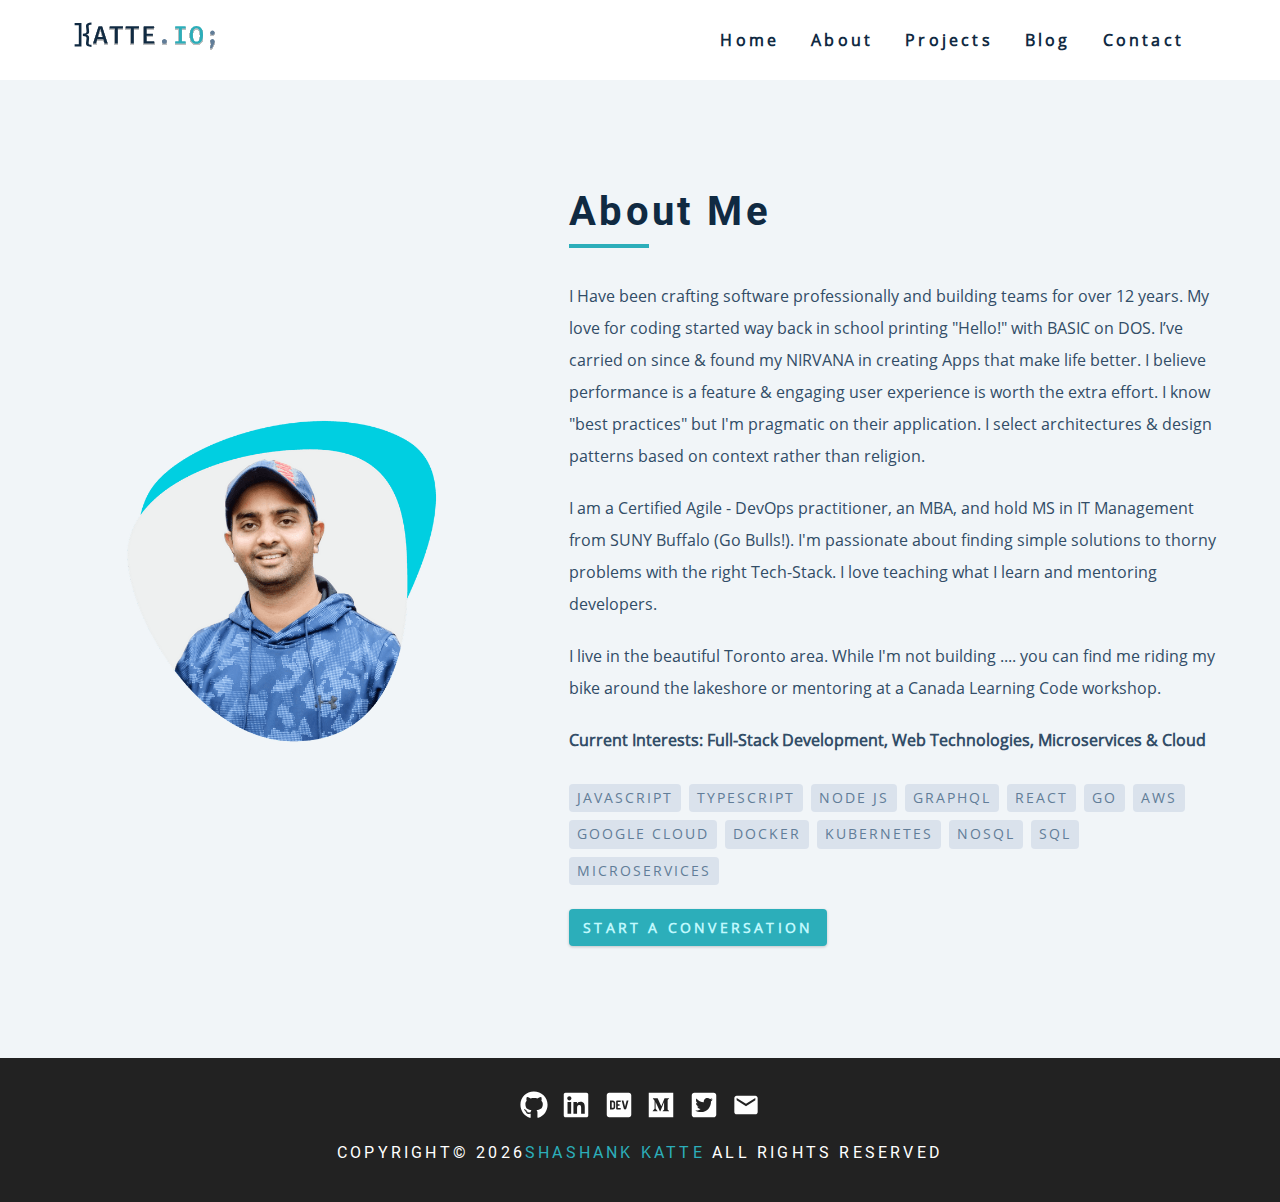
<file: about/index.html>
<!DOCTYPE html><html lang="en"><head><meta charSet="utf-8"/><meta http-equiv="x-ua-compatible" content="ie=edge"/><meta name="viewport" content="width=device-width, initial-scale=1, shrink-to-fit=no"/><style data-href="/styles.9f4aacbf2d60cb0d9218.css" id="gatsby-global-css">:root{--clr-primary-1:#044e53;--clr-primary-2:#0a6c75;--clr-primary-3:#0e7c86;--clr-primary-4:#149199;--clr-primary-5:#2caeba;--clr-primary-6:#37bcc8;--clr-primary-7:#52d1da;--clr-primary-8:#88ebf2;--clr-primary-9:#bff8fd;--clr-primary-10:#e0fcff;--clr-grey-1:#102a42;--clr-grey-3:#324d67;--clr-grey-4:#48647f;--clr-grey-5:#617d98;--clr-grey-8:#bcccdc;--clr-grey-9:#dae2ec;--clr-grey-10:#f1f5f8;--clr-green-dark:#1d9527;--clr-red-dark:#bb2525;--clr-red-light:#e66b6b;--clr-white:#fff;--ff-primary:"Roboto",sans-serif;--ff-secondary:"Open Sans",sans-serif;--transition:all 0.3s linear;--spacing:0.2rem;--radius:0.25rem;--light-shadow:0 5px 15px rgba(0,0,0,0.1);--dark-shadow:0 5px 15px rgba(0,0,0,0.2);--max-width:1170px;--fixed-width:700px}*,:after,:before{margin:0;padding:0;box-sizing:border-box}body{font-family:var(--ff-secondary);background:var(--clr-white);color:var(--clr-grey-1);line-height:1.5;font-size:.875rem;margin-top:5rem}ul{list-style-type:none}a{text-decoration:none}h1,h2,h3,h4{letter-spacing:var(--spacing);text-transform:capitalize;line-height:1.25;margin-bottom:.75rem;font-family:var(--ff-primary)}h1{font-size:3rem}h2{font-size:2rem}h3{font-size:1.25rem}h4{font-size:.875rem}p{margin-bottom:1.25rem;color:var(--clr-grey-3)}@media screen and (min-width:800px){h1{font-size:4rem}h2{font-size:2.5rem}h3{font-size:1.75rem}body,h4{font-size:1rem}h1,h2,h3,h4{line-height:1}}.btn{text-transform:uppercase;background:var(--clr-primary-5);color:var(--clr-primary-9);padding:.375rem .75rem;letter-spacing:var(--spacing);display:inline-block;font-weight:700;transition:var(--transition);font-size:.875rem;border:2px solid transparent;cursor:pointer;box-shadow:0 1px 3px rgba(0,0,0,.2);border-radius:var(--radius)}.btn:hover{color:var(--clr-primary-1);background:var(--clr-primary-8)}.center-btn{display:block;width:12rem;text-align:center;margin:3rem auto 0}.section{padding:2rem 0}.section-center{width:90vw;margin:0 auto;max-width:1170px}@media screen and (min-width:992px){.section-center{width:95vw}}.underline{width:5rem;height:.25rem;margin-bottom:1.25rem;background:var(--clr-primary-5);margin-left:auto;margin-right:auto}.section-title{margin-bottom:4rem;text-align:center}.bg-grey{background:var(--clr-grey-10)}.social-links{margin-top:2rem;width:15rem;display:flex;justify-content:space-between}.social-link{font-size:1.75rem;color:var(--clr-grey-1);transition:var(--transition)}.social-link:hover{color:var(--clr-primary-5)}.navbar{position:absolute;top:0;left:0;width:100%;height:5rem;display:flex;align-items:center;z-index:200;background:var(--clr-white)}.nav-center{width:90vw;max-width:1170px;margin:0 auto}.nav-header{display:flex;justify-content:space-between;align-items:center}.nav-header img{width:25%;height:auto}.toggle-btn{font-size:2rem;background:transparent;border-color:transparent;color:var(--clr-primary-5);cursor:pointer;transition:var(--transition)}.toggle-btn:hover{color:var(--clr-primary-2)}.nav-links{display:none}@media screen and (min-width:768px){.toggle-btn{display:none}.nav-links{display:flex;justify-content:flex-end}.nav-links li{margin-right:2rem}.nav-links a{text-transform:capitalize;color:var(--clr-grey-1);font-weight:700;letter-spacing:var(--spacing);transition:var(--transition);padding:.5rem 0}.nav-links a:hover{color:var(--clr-primary-5);box-shadow:0 2px var(--clr-primary-5)}.nav-center{display:grid;grid-template-columns:auto 1fr;align-items:center}}@media screen and (min-width:992px){.navbar{background:transparent}}.sidebar{background:var(--clr-grey-10);position:fixed;top:0;left:0;width:100%;height:100%;z-index:999;display:grid;place-items:center;opacity:0;transition:var(--transition);transform:translateX(-100%)}.show-sidebar{opacity:1;transform:translateX(0)}.sidebar-links li{opacity:0}.sidebar-links li a{display:block;text-align:center;text-transform:capitalize;color:var(--clr-grey-5);letter-spacing:var(--spacing);margin-bottom:.5rem;font-size:2rem;transition:var(--transition);border-radius:var(--radius)}.sidebar-links li a:hover{background:var(--clr-primary-9);color:var(--clr-primary-5)}.close-btn{position:absolute;right:4.75%;top:2.75%;font-size:2.5rem;background:transparent;border-color:transparent;color:var(--clr-red-dark);cursor:pointer}@media screen and (min-width:992px){.sidebar{transform:translateX(-100%)}}.sidebar-links li{animation:slideRight .5s ease-in-out .3s forwards}.sidebar-links li:first-of-type{animation-delay:.25s}.sidebar-links li:nth-of-type(2){animation-delay:.5s}.sidebar-links li:nth-of-type(3){animation-delay:.75s}.sidebar-links li:nth-of-type(4){animation-delay:1s}.sidebar-links li:nth-of-type(5){animation-delay:1.25s}@keyframes slideRight{0%{transform:translateX(-200px);opacity:0}to{transform:translateX(0);opacity:1}}.sidebar-icons li{opacity:0;animation:slideUp .5s ease-in-out .3s forwards}.sidebar-icons li:first-of-type{animation-delay:.25s}.sidebar-icons li:nth-of-type(2){animation-delay:.5s}.sidebar-icons li:nth-of-type(3){animation-delay:.75s}.sidebar-icons li:nth-of-type(4){animation-delay:1s}.sidebar-icons li:nth-of-type(5){animation-delay:1.25s}@keyframes slideUp{0%{transform:translateY(200px);opacity:0}to{transform:translateY(0);opacity:1}}.hero{margin-top:-5rem;padding-top:5rem;height:100vh;background:var(--clr-primary-10);position:relative}.hero-center{height:100%;display:grid;align-items:center}.Scroll{grid-column:1;align-self:center;text-align:center;padding-right:20px;color:var(--clr-grey-5)}.hero .underline{margin-bottom:.5rem;margin-left:0}.hero-info{background:inherit}.hero-img{display:none}.hero-info h4{color:var(--clr-grey-5)}.hero-icons{justify-items:flex-start}.hero .btn,.scroll-more{margin-top:1.25rem}.scroll-more{text-align:right;width:100%}@media screen and (min-width:992px){.hero:before{content:"";position:absolute;top:0;left:65%;right:0;bottom:0;background:var(--clr-white)}.hero-center{grid-template-columns:repeat(12,1fr)}.hero h4{font-size:.85rem}.hero-info{grid-row:1/1;grid-column:1/span 8}.hero-img{display:block;grid-row:1/1;grid-column:6/-1}.Scroll{grid-column:8;align-self:center;text-align:center;padding-right:20px;color:var(--clr-grey-5)}}@media screen and (min-width:1170px){.hero h4{font-size:1rem}.hero-info{grid-column:1/span 8}.hero h4{line-height:1}.Scroll{grid-column:8;align-self:center;text-align:center;padding-right:0;color:var(--clr-grey-5)}}.service{background:var(--clr-white);padding:3rem 1.5rem;margin-bottom:2rem;border-radius:var(--radius);text-align:center;transition:var(--transition)}.service-icon{font-size:2rem;margin-bottom:1.5rem}.service .underline{width:3rem;height:.12rem}.service .underline,.service p{transition:var(--transition)}.service:hover{background:var(--clr-primary-5)}.service:hover,.service:hover p{color:var(--clr-primary-9)}.service:hover .underline{background:var(--clr-primary-9)}@media screen and (min-width:676px){.services-center{display:grid;grid-template-columns:1fr 1fr;column-gap:2rem}}@media screen and (min-width:992px){.services-center{grid-template-columns:1fr 1fr 1fr}}.jobs-center{width:80vw;margin:0 auto;max-width:var(--max-width)}.btn-container{display:flex;flex-direction:row;justify-content:center;margin-bottom:4rem}.job-btn{background:transparent;border-color:transparent;text-transform:capitalize;font-size:1.25rem;letter-spacing:var(--spacing);margin:0 .5rem;transition:var(--transition);cursor:pointer;padding:.25rem 0;line-height:1}.active-btn,.job-btn:hover{color:var(--clr-primary-5);box-shadow:0 2px var(--clr-primary-5)}.job-info h3{font-weight:400}.job-info h4{text-transform:uppercase;color:var(--clr-grey-5);background:var(--clr-grey-9);display:inline-block;padding:.375rem .75rem;border-radius:var(--radius)}.job-date{letter-spacing:var(--spacing)}.job-desc{display:grid;grid-template-columns:auto 1fr;column-gap:2rem;align-items:center;margin-bottom:1.25rem}.job-desc p{margin-bottom:0;color:var(--clr-grey-3)}.job-icon{color:var(--clr-primary-5)}@media screen and (min-width:992px){.jobs-center{width:90vw;display:grid;grid-template-columns:200px 1fr;column-gap:4rem}.btn-container{flex-direction:column;justify-content:flex-start}.job-btn{margin-bottom:1rem}.active-btn,.job-btn:hover{box-shadow:-2px 0 var(--clr-primary-5)}}.projects{background:var(--clr-grey-10)}.project{display:grid;margin-bottom:4rem}.project-img{border-top-left-radius:var(--radius);border-top-right-radius:var(--radius);height:19rem;z-index:1}.project-img:after{content:"";position:absolute;top:0;left:0;width:100%;height:100%;background:linear-gradient(to bottom right,var(--clr-primary-5),#222);opacity:.85;transition:var(--transition)}.project:hover .project-img:after{opacity:0}.project-info{background:var(--clr-white);padding:1rem 2rem;border-bottom-left-radius:var(--radius);border-bottom-right-radius:var(--radius)}.project-number{display:inline-block;font-size:1.25rem;color:var(--clr-primary-5);margin-bottom:.75rem}.project-info h3{font-weight:500;margin-bottom:1.5rem;font-size:1.5rem}.project-desc{word-spacing:15px;color:var(--clr-grey-3)}.project-stack{margin-bottom:1rem}.about-stack span,.project-stack span{display:inline-block;background:var(--clr-grey-9);color:var(--clr-grey-5);margin-right:.5rem;margin-top:.25rem;padding:.25rem .5rem;border-radius:var(--radius);text-transform:uppercase;letter-spacing:2px;font-size:.85rem}.about-stack span{margin-top:.5rem}.project-icon{color:var(--clr-primary-5);font-size:1.25rem;margin-right:.5rem;transition:var(--transition)}.project-icon:hover{color:var(--clr-primary-1)}@media screen and (min-width:576px){.project-img{height:19rem}}@media screen and (min-width:768px){.project-img{height:22rem}}@media screen and (min-width:992px){.project{grid-template-columns:repeat(12,1fr);align-items:center}.project-img{grid-column:1/span 8;height:30rem}.project-img,.project-info{grid-row:1/1;border-radius:var(--radius);box-shadow:var(--dark-shadow)}.project-info{z-index:1;grid-column:5/12}.project:nth-of-type(2n) .project-img{grid-column:5/-1;grid-row:1/1}.project:nth-of-type(2n) .project-info{grid-column:2/span 7;grid-row:1/1;text-align:left}}.blog{display:block;margin-bottom:2rem;background:var(--clr-grey-10);border-radius:var(--radius);box-shadow:var(--light-shadow);transition:var(--transition)}.blog:hover{box-shadow:var(--dark-shadow);transform:scale(1.02)}.blog article{height:100%;display:grid;grid-template-rows:auto 1fr}.blog-card{display:grid;grid-template-rows:auto 1fr auto}.blog-img{border-top-left-radius:var(--radius);border-top-right-radius:var(--radius);height:15rem}.blog-card{padding:1.5rem 1rem}.blog-card h4{color:var(--clr-grey-1)}.blog-footer{display:flex;justify-content:space-between;align-items:center}.blog-footer p{margin-bottom:0;font-weight:700;color:var(--clr-grey-5)}.blog-footer p:first-of-type{display:inline-block;background:var(--clr-grey-9);color:var(--clr-grey-5);margin-right:.5rem;padding:.25rem .5rem;border-radius:var(--radius);text-transform:uppercase;letter-spacing:2px;font-size:.85rem}@media screen and (min-width:576px){.blogs-center{display:grid;grid-template-columns:repeat(auto-fill,minmax(368px,1fr));column-gap:2rem}.blog-img{height:17.5rem}}@media screen and (min-width:850px){.blog-img{height:13.75rem}}.footer{height:9rem;background:#222;text-align:center;display:grid;place-items:center}.footer h4{margin-top:.5rem;color:var(--clr-white);font-weight:400;text-transform:uppercase}.footer h4 span{color:var(--clr-primary-5)}.footer-links{margin:0 auto 1rem}.footer .social-link{color:var(--clr-white)}.footer .social-link:hover{color:var(--clr-primary-5)}.about-page,.blog-page,.blog-template,.contact-page,.error-page,.projects-page{background:var(--clr-grey-10);min-height:calc(100vh - 14rem)}.error-page{display:grid;place-items:center;background:var(--clr-primary-10);text-align:center}.error-page h1{text-transform:uppercase;color:var(--clr-primary-1);margin-bottom:2rem}.blog-page .blog{background:var(--clr-white)}.about-page{padding:7rem 0}.about-img{margin-bottom:2rem;height:25rem}.about-text .section-title{margin-bottom:2rem;text-align:left}.about-text .underline{margin-left:0;margin-right:0}.about-text p{line-height:2}.stack-container{width:30rem;display:grid;grid-template-columns:1fr 1fr 1fr;row-gap:.5rem}.stack-container span{text-transform:uppercase;display:flex;align-items:center;letter-spacing:1px;color:var(--clr-grey-4)}.stack-icon{color:var(--clr-primary-5);margin-right:.25rem;font-size:1rem}@media screen and (min-width:992px){.about-center{display:grid;grid-template-columns:repeat(12,1fr);align-items:center;column-gap:4rem}.about-img{grid-column:1/span 5;margin-bottom:0}.about-text{grid-column:6/-1}}.contact-page{display:grid;place-items:center;padding:5rem 0}.contact-form{background:var(--clr-white);border-radius:var(--radius);text-align:center;box-shadow:var(--light-shadow);transition:var(--transition);width:90vw;max-width:35rem}.contact-form:hover{box-shadow:var(--dark-shadow)}.contact-form h3{padding-top:1.25rem;color:var(--clr-grey-5)}.form-group{padding:1rem 1.5rem}.form-control{display:block;width:100%;padding:.75rem 1rem;border:none;margin-bottom:1.25rem;background:var(--clr-grey-10);border-radius:var(--radius);text-transform:uppercase;letter-spacing:var(--spacing)}.form-control:-ms-input-placeholder{font-family:var(--ff-primary);color:var(--clr-grey-1);text-transform:uppercase;letter-spacing:var(--spacing)}.form-control::placeholder{font-family:var(--ff-primary);color:var(--clr-grey-1);text-transform:uppercase;letter-spacing:var(--spacing)}.submit-btn{display:block;width:100%;padding:1rem;border-bottom-left-radius:var(--radius);border-bottom-right-radius:var(--radius);border-top-right-radius:0;border-top-left-radius:0}.blog-template{padding:5rem 0}.blog-template h1,.blog-template h2{text-align:center}.blog-template h2{color:grey}.blog-template ul{margin-top:2rem;display:inline-block}.blog-template ul li{background:var(--clr-grey-9);color:var(--clr-grey-5);padding:.5rem 1rem;margin:1rem 0}.blog-template blockquote{background:var(--clr-primary-9);border-radius:var(--radius);padding:1rem;line-height:2;color:var(--clr-primary-5);margin:2rem 0}.blog-template pre{background:#222;color:#ff0;overflow-x:scroll;padding:1rem 1.5rem;border-radius:var(--radius)}.blog-template p img{width:100%;height:100%;margin:0;-o-object-fit:cover;object-fit:cover}.blog-template pre[class*=language-]{overflow:auto;padding:1.3125rem}.blog-template pre[class*=language-]::selection{background:#27292a}.blog-template pre[class*=language-]::selection,.blog-template pre[class*=language-] ::selection{text-shadow:none;background:hsla(0,0%,100%,.15)}.blog-template:not(pre)>code[class*=language-]{border-radius:.3em;background:var(--inlineCode-bg);color:var(--inlineCode-text);padding:.2rem .25rem;white-space:normal}.blog-template.token.attr-name{color:#addb67;font-style:italic}.blog-template.token.comment{color:#809393}.blog-template.token.string,.blog-template.token.url{color:#addb67}.blog-template.token.variable{color:#d6deeb}.blog-template.token.number{color:#f78c6c}.blog-template.token.builtin,.blog-template.token.char,.blog-template.token.constant,.blog-template.token.function{color:#82aaff}.blog-template.token.punctuation{color:#c792ea}.blog-template.token.doctype,.blog-template.token.selector{color:#c792ea;font-style:"italic"}.blog-template.token.class-name{color:#ffcb8b}.blog-template.token.keyword,.blog-template.token.operator,.blog-template.token.tag{color:#ffa7c4}.blog-template.token.boolean{color:#ff5874}.blog-template.token.property{color:#80cbc4}.blog-template.token.namespace{color:#b2ccd6}.blog-template pre[data-line]{padding:1em 0 1em 3em;position:relative}</style><meta name="generator" content="Gatsby 2.32.12"/><title data-react-helmet="true">About | Shashank Katte | katte.io </title><link data-react-helmet="true" rel="apple-touch-icon" sizes="180x180" href="/apple-touch-icon.png"/><link data-react-helmet="true" rel="icon" type="image/png" sizes="32x32" href="/favicon-32x32.png"/><link data-react-helmet="true" rel="icon" type="image/png" sizes="16x16" href="/favicon-16x16.png"/><link data-react-helmet="true" rel="manifest" href="/site.webmanifest"/><link data-react-helmet="true" rel="mask-icon" href="/safari-pinned-tab.svg" color="#5bbad5"/><meta data-react-helmet="true" name="msapplication-TileColor" content="#da532c"/><meta data-react-helmet="true" name="theme-color" content="#ffffff"/><meta data-react-helmet="true" name="description" content="About me - Shashank Katte"/><meta data-react-helmet="true" name="image" content="/twitter-img.png"/><meta data-react-helmet="true" name="twitter:card" content="summary_large_image"/><meta data-react-helmet="true" name="twitter:creator" content="@shashankkatte"/><meta data-react-helmet="true" name="twitter:title" content="Shashank Katte | katte.io "/><meta data-react-helmet="true" name="twitter:description" content="This is the portfolio website for shashank katte. Full Stack developer, Mentor and Agile DevOps Coach."/><meta data-react-helmet="true" name="twitter:image" content="https://www.katte.io/twitter-img.png"/><link rel="sitemap" type="application/xml" href="/sitemap.xml"/><link rel="preconnect" href="https://www.google-analytics.com"/><link rel="dns-prefetch" href="https://www.google-analytics.com"/><script>
  window.excludeGAPaths=[/^(?:\/preview\/(?:(?!(?:\/|^)\.).)*?)$/,/^(?:\/do\-not\-track\/me\/too\/)$/];
  function gaOptout(){document.cookie=disableStr+'=true; expires=Thu, 31 Dec 2099 23:59:59 UTC;path=/',window[disableStr]=!0}var gaProperty='G-4QYGNYBVSM',disableStr='ga-disable-'+gaProperty;document.cookie.indexOf(disableStr+'=true')>-1&&(window[disableStr]=!0);
  if(!(parseInt(navigator.doNotTrack) === 1 || parseInt(window.doNotTrack) === 1 || parseInt(navigator.msDoNotTrack) === 1 || navigator.doNotTrack === "yes")) {
    (function(i,s,o,g,r,a,m){i['GoogleAnalyticsObject']=r;i[r]=i[r]||function(){
    (i[r].q=i[r].q||[]).push(arguments)},i[r].l=1*new Date();a=s.createElement(o),
    m=s.getElementsByTagName(o)[0];a.async=1;a.src=g;m.parentNode.insertBefore(a,m)
    })(window,document,'script','https://www.google-analytics.com/analytics.js','ga');
  }
  if (typeof ga === "function") {
    ga('create', 'G-4QYGNYBVSM', 'auto', {});
      ga('set', 'anonymizeIp', true);
      
      
      
      
      }</script><link rel="preload" as="font" type="font/woff2" crossorigin="anonymous" href="/static/webfonts/s/roboto/v27/KFOmCnqEu92Fr1Mu4mxK.woff2"/><link rel="preload" as="font" type="font/woff2" crossorigin="anonymous" href="/static/webfonts/s/roboto/v27/KFOlCnqEu92Fr1MmWUlfBBc4.woff2"/><link rel="preload" as="font" type="font/woff2" crossorigin="anonymous" href="/static/webfonts/s/opensans/v18/mem8YaGs126MiZpBA-UFVZ0b.woff2"/><style>@font-face{font-family:Roboto;font-style:normal;font-weight:400;src:url(/static/webfonts/s/roboto/v27/KFOmCnqEu92Fr1Mu4mxK.woff2) format("woff2");font-display:swap}@font-face{font-family:Roboto;font-style:normal;font-weight:700;src:url(/static/webfonts/s/roboto/v27/KFOlCnqEu92Fr1MmWUlfBBc4.woff2) format("woff2");font-display:swap}@font-face{font-family:Roboto;font-style:normal;font-weight:400;src:url(/static/webfonts/s/roboto/v27/KFOmCnqEu92Fr1Mu4mxM.woff) format("woff");font-display:swap}@font-face{font-family:Roboto;font-style:normal;font-weight:700;src:url(/static/webfonts/s/roboto/v27/KFOlCnqEu92Fr1MmWUlfBBc-.woff) format("woff");font-display:swap}@font-face{font-family:Open Sans;font-style:normal;font-weight:400;src:url(/static/webfonts/s/opensans/v18/mem8YaGs126MiZpBA-UFVZ0b.woff2) format("woff2");font-display:swap}@font-face{font-family:Open Sans;font-style:normal;font-weight:400;src:url(/static/webfonts/s/opensans/v18/mem8YaGs126MiZpBA-UFVZ0d.woff) format("woff");font-display:swap}</style><link as="script" rel="preload" href="/webpack-runtime-4b66b1fcf7d5c05f7f27.js"/><link as="script" rel="preload" href="/framework-acd7498685eeb36e39da.js"/><link as="script" rel="preload" href="/styles-1043fb1b9b9e69356781.js"/><link as="script" rel="preload" href="/app-689be72879811442f0db.js"/><link as="script" rel="preload" href="/1bfc9850-fd7b48ecc76adadae253.js"/><link as="script" rel="preload" href="/252f366e-144ba1345991acd4a0a0.js"/><link as="script" rel="preload" href="/commons-6028abdff8339023e299.js"/><link as="script" rel="preload" href="/46187a1112b3879093805b73285fa8251e7ab0de-6a0fec57ccfb825b195c.js"/><link as="script" rel="preload" href="/0b031b1475c5d02c18ee2926c75ccd6c7ec84e50-a4e4f802138ce6d011d6.js"/><link as="script" rel="preload" href="/component---src-pages-about-js-57121dc733e32c93d583.js"/><link as="fetch" rel="preload" href="/page-data/about/page-data.json" crossorigin="anonymous"/><link as="fetch" rel="preload" href="/page-data/sq/d/2337742411.json" crossorigin="anonymous"/><link as="fetch" rel="preload" href="/page-data/app-data.json" crossorigin="anonymous"/></head><body><div id="___gatsby"><div style="outline:none" tabindex="-1" id="gatsby-focus-wrapper"><nav class="navbar"><div class="nav-center"><div class="nav-header"><a href="/"><img src="[data-uri]" alt="logo"/></a><button type="button" class="toggle-btn"><svg stroke="currentColor" fill="currentColor" stroke-width="0" viewBox="0 0 448 512" height="1em" width="1em" xmlns="http://www.w3.org/2000/svg"><path d="M16 224h416a16 16 0 0 0 16-16v-32a16 16 0 0 0-16-16H16a16 16 0 0 0-16 16v32a16 16 0 0 0 16 16zm416 192H16a16 16 0 0 0-16 16v32a16 16 0 0 0 16 16h416a16 16 0 0 0 16-16v-32a16 16 0 0 0-16-16zm3.17-384H172.83A12.82 12.82 0 0 0 160 44.83v38.34A12.82 12.82 0 0 0 172.83 96h262.34A12.82 12.82 0 0 0 448 83.17V44.83A12.82 12.82 0 0 0 435.17 32zm0 256H172.83A12.82 12.82 0 0 0 160 300.83v38.34A12.82 12.82 0 0 0 172.83 352h262.34A12.82 12.82 0 0 0 448 339.17v-38.34A12.82 12.82 0 0 0 435.17 288z"></path></svg></button></div><ul class="page-links nav-links"><li><a href="/">home</a></li><li><a aria-current="page" class="" href="/about/">about</a></li><li><a href="/projects/">projects</a></li><li><a href="/blog/">blog</a></li><li><a href="/contact/">contact</a></li></ul></div></nav><aside class="sidebar "><button class="close-btn"><svg stroke="currentColor" fill="currentColor" stroke-width="0" viewBox="0 0 352 512" height="1em" width="1em" xmlns="http://www.w3.org/2000/svg"><path d="M242.72 256l100.07-100.07c12.28-12.28 12.28-32.19 0-44.48l-22.24-22.24c-12.28-12.28-32.19-12.28-44.48 0L176 189.28 75.93 89.21c-12.28-12.28-32.19-12.28-44.48 0L9.21 111.45c-12.28 12.28-12.28 32.19 0 44.48L109.28 256 9.21 356.07c-12.28 12.28-12.28 32.19 0 44.48l22.24 22.24c12.28 12.28 32.2 12.28 44.48 0L176 322.72l100.07 100.07c12.28 12.28 32.2 12.28 44.48 0l22.24-22.24c12.28-12.28 12.28-32.19 0-44.48L242.72 256z"></path></svg></button><div class="side-container"><ul class="page-links "><li><a href="/">home</a></li><li><a aria-current="page" class="" href="/about/">about</a></li><li><a href="/projects/">projects</a></li><li><a href="/blog/">blog</a></li><li><a href="/contact/">contact</a></li></ul><ul class="social-links "><li><a href="https://github.com/shashankkatte" class="social-link"><svg stroke="currentColor" fill="currentColor" stroke-width="0" viewBox="0 0 496 512" class="social-icon" height="1em" width="1em" xmlns="http://www.w3.org/2000/svg"><path d="M165.9 397.4c0 2-2.3 3.6-5.2 3.6-3.3.3-5.6-1.3-5.6-3.6 0-2 2.3-3.6 5.2-3.6 3-.3 5.6 1.3 5.6 3.6zm-31.1-4.5c-.7 2 1.3 4.3 4.3 4.9 2.6 1 5.6 0 6.2-2s-1.3-4.3-4.3-5.2c-2.6-.7-5.5.3-6.2 2.3zm44.2-1.7c-2.9.7-4.9 2.6-4.6 4.9.3 2 2.9 3.3 5.9 2.6 2.9-.7 4.9-2.6 4.6-4.6-.3-1.9-3-3.2-5.9-2.9zM244.8 8C106.1 8 0 113.3 0 252c0 110.9 69.8 205.8 169.5 239.2 12.8 2.3 17.3-5.6 17.3-12.1 0-6.2-.3-40.4-.3-61.4 0 0-70 15-84.7-29.8 0 0-11.4-29.1-27.8-36.6 0 0-22.9-15.7 1.6-15.4 0 0 24.9 2 38.6 25.8 21.9 38.6 58.6 27.5 72.9 20.9 2.3-16 8.8-27.1 16-33.7-55.9-6.2-112.3-14.3-112.3-110.5 0-27.5 7.6-41.3 23.6-58.9-2.6-6.5-11.1-33.3 2.6-67.9 20.9-6.5 69 27 69 27 20-5.6 41.5-8.5 62.8-8.5s42.8 2.9 62.8 8.5c0 0 48.1-33.6 69-27 13.7 34.7 5.2 61.4 2.6 67.9 16 17.7 25.8 31.5 25.8 58.9 0 96.5-58.9 104.2-114.8 110.5 9.2 7.9 17 22.9 17 46.4 0 33.7-.3 75.4-.3 83.6 0 6.5 4.6 14.4 17.3 12.1C428.2 457.8 496 362.9 496 252 496 113.3 383.5 8 244.8 8zM97.2 352.9c-1.3 1-1 3.3.7 5.2 1.6 1.6 3.9 2.3 5.2 1 1.3-1 1-3.3-.7-5.2-1.6-1.6-3.9-2.3-5.2-1zm-10.8-8.1c-.7 1.3.3 2.9 2.3 3.9 1.6 1 3.6.7 4.3-.7.7-1.3-.3-2.9-2.3-3.9-2-.6-3.6-.3-4.3.7zm32.4 35.6c-1.6 1.3-1 4.3 1.3 6.2 2.3 2.3 5.2 2.6 6.5 1 1.3-1.3.7-4.3-1.3-6.2-2.2-2.3-5.2-2.6-6.5-1zm-11.4-14.7c-1.6 1-1.6 3.6 0 5.9 1.6 2.3 4.3 3.3 5.6 2.3 1.6-1.3 1.6-3.9 0-6.2-1.4-2.3-4-3.3-5.6-2z"></path></svg></a></li><li><a href="https://www.linkedin.com/in/shashankkatte/" class="social-link"><svg stroke="currentColor" fill="currentColor" stroke-width="0" viewBox="0 0 448 512" class="social-icon" height="1em" width="1em" xmlns="http://www.w3.org/2000/svg"><path d="M416 32H31.9C14.3 32 0 46.5 0 64.3v383.4C0 465.5 14.3 480 31.9 480H416c17.6 0 32-14.5 32-32.3V64.3c0-17.8-14.4-32.3-32-32.3zM135.4 416H69V202.2h66.5V416zm-33.2-243c-21.3 0-38.5-17.3-38.5-38.5S80.9 96 102.2 96c21.2 0 38.5 17.3 38.5 38.5 0 21.3-17.2 38.5-38.5 38.5zm282.1 243h-66.4V312c0-24.8-.5-56.7-34.5-56.7-34.6 0-39.9 27-39.9 54.9V416h-66.4V202.2h63.7v29.2h.9c8.9-16.8 30.6-34.5 62.9-34.5 67.2 0 79.7 44.3 79.7 101.9V416z"></path></svg></a></li><li><a href="https://dev.to/shashankkatte" class="social-link"><svg stroke="currentColor" fill="currentColor" stroke-width="0" viewBox="0 0 448 512" class="social-icon" height="1em" width="1em" xmlns="http://www.w3.org/2000/svg"><path d="M120.12 208.29c-3.88-2.9-7.77-4.35-11.65-4.35H91.03v104.47h17.45c3.88 0 7.77-1.45 11.65-4.35 3.88-2.9 5.82-7.25 5.82-13.06v-69.65c-.01-5.8-1.96-10.16-5.83-13.06zM404.1 32H43.9C19.7 32 .06 51.59 0 75.8v360.4C.06 460.41 19.7 480 43.9 480h360.2c24.21 0 43.84-19.59 43.9-43.8V75.8c-.06-24.21-19.7-43.8-43.9-43.8zM154.2 291.19c0 18.81-11.61 47.31-48.36 47.25h-46.4V172.98h47.38c35.44 0 47.36 28.46 47.37 47.28l.01 70.93zm100.68-88.66H201.6v38.42h32.57v29.57H201.6v38.41h53.29v29.57h-62.18c-11.16.29-20.44-8.53-20.72-19.69V193.7c-.27-11.15 8.56-20.41 19.71-20.69h63.19l-.01 29.52zm103.64 115.29c-13.2 30.75-36.85 24.63-47.44 0l-38.53-144.8h32.57l29.71 113.72 29.57-113.72h32.58l-38.46 144.8z"></path></svg></a></li><li><a href="https://shashankkatte.medium.com/" class="social-link"><svg stroke="currentColor" fill="currentColor" stroke-width="0" viewBox="0 0 448 512" class="social-icon" height="1em" width="1em" xmlns="http://www.w3.org/2000/svg"><path d="M0 32v448h448V32H0zm372.2 106.1l-24 23c-2.1 1.6-3.1 4.2-2.7 6.7v169.3c-.4 2.6.6 5.2 2.7 6.7l23.5 23v5.1h-118V367l24.3-23.6c2.4-2.4 2.4-3.1 2.4-6.7V199.8l-67.6 171.6h-9.1L125 199.8v115c-.7 4.8 1 9.7 4.4 13.2l31.6 38.3v5.1H71.2v-5.1l31.6-38.3c3.4-3.5 4.9-8.4 4.1-13.2v-133c.4-3.7-1-7.3-3.8-9.8L75 138.1V133h87.3l67.4 148L289 133.1h83.2v5z"></path></svg></a></li><li><a href="https://twitter.com/shashankkatte" class="social-link"><svg stroke="currentColor" fill="currentColor" stroke-width="0" viewBox="0 0 448 512" class="social-icon" height="1em" width="1em" xmlns="http://www.w3.org/2000/svg"><path d="M400 32H48C21.5 32 0 53.5 0 80v352c0 26.5 21.5 48 48 48h352c26.5 0 48-21.5 48-48V80c0-26.5-21.5-48-48-48zm-48.9 158.8c.2 2.8.2 5.7.2 8.5 0 86.7-66 186.6-186.6 186.6-37.2 0-71.7-10.8-100.7-29.4 5.3.6 10.4.8 15.8.8 30.7 0 58.9-10.4 81.4-28-28.8-.6-53-19.5-61.3-45.5 10.1 1.5 19.2 1.5 29.6-1.2-30-6.1-52.5-32.5-52.5-64.4v-.8c8.7 4.9 18.9 7.9 29.6 8.3a65.447 65.447 0 0 1-29.2-54.6c0-12.2 3.2-23.4 8.9-33.1 32.3 39.8 80.8 65.8 135.2 68.6-9.3-44.5 24-80.6 64-80.6 18.9 0 35.9 7.9 47.9 20.7 14.8-2.8 29-8.3 41.6-15.8-4.9 15.2-15.2 28-28.8 36.1 13.2-1.4 26-5.1 37.8-10.2-8.9 13.1-20.1 24.7-32.9 34z"></path></svg></a></li><li><a href="mailto:shashank@katte.io" class="social-link"><svg stroke="currentColor" fill="currentColor" stroke-width="0" viewBox="0 0 24 24" class="social-icon" height="1em" width="1em" xmlns="http://www.w3.org/2000/svg"><path d="M20 4H4c-1.1 0-1.99.9-1.99 2L2 18c0 1.1.9 2 2 2h16c1.1 0 2-.9 2-2V6c0-1.1-.9-2-2-2zm0 4l-8 5-8-5V6l8 5 8-5v2z"></path></svg></a></li></ul></div></aside><section class="about-page"><div class="section-center about-center"><div class="about-img gatsby-image-wrapper" style="position:relative;overflow:hidden"><div aria-hidden="true" style="width:100%;padding-bottom:100%"></div><img aria-hidden="true" src="[data-uri]" alt="" style="position:absolute;top:0;left:0;width:100%;height:100%;object-fit:cover;object-position:center;opacity:1;transition-delay:500ms"/><noscript><picture><source srcset="/static/550c26a04ed9a2b8143c6be25c72aec7/69585/3321d6ccd6b49b34871ebfd665208b1c.png 200w,
/static/550c26a04ed9a2b8143c6be25c72aec7/497c6/3321d6ccd6b49b34871ebfd665208b1c.png 400w,
/static/550c26a04ed9a2b8143c6be25c72aec7/ee604/3321d6ccd6b49b34871ebfd665208b1c.png 800w,
/static/550c26a04ed9a2b8143c6be25c72aec7/f3583/3321d6ccd6b49b34871ebfd665208b1c.png 1200w,
/static/550c26a04ed9a2b8143c6be25c72aec7/5707d/3321d6ccd6b49b34871ebfd665208b1c.png 1600w,
/static/550c26a04ed9a2b8143c6be25c72aec7/90136/3321d6ccd6b49b34871ebfd665208b1c.png 1952w" sizes="(max-width: 800px) 100vw, 800px" /><img loading="lazy" sizes="(max-width: 800px) 100vw, 800px" srcset="/static/550c26a04ed9a2b8143c6be25c72aec7/69585/3321d6ccd6b49b34871ebfd665208b1c.png 200w,
/static/550c26a04ed9a2b8143c6be25c72aec7/497c6/3321d6ccd6b49b34871ebfd665208b1c.png 400w,
/static/550c26a04ed9a2b8143c6be25c72aec7/ee604/3321d6ccd6b49b34871ebfd665208b1c.png 800w,
/static/550c26a04ed9a2b8143c6be25c72aec7/f3583/3321d6ccd6b49b34871ebfd665208b1c.png 1200w,
/static/550c26a04ed9a2b8143c6be25c72aec7/5707d/3321d6ccd6b49b34871ebfd665208b1c.png 1600w,
/static/550c26a04ed9a2b8143c6be25c72aec7/90136/3321d6ccd6b49b34871ebfd665208b1c.png 1952w" src="/static/550c26a04ed9a2b8143c6be25c72aec7/ee604/3321d6ccd6b49b34871ebfd665208b1c.png" alt="" style="position:absolute;top:0;left:0;opacity:1;width:100%;height:100%;object-fit:cover;object-position:center"/></picture></noscript></div><article class="about-text"><div class="section-title"><h2>About me</h2><div class="underline"></div></div><div class="blog-content"><p>I Have been crafting software professionally and building teams for over 12 years. My love for coding started way back in school printing &quot;Hello!&quot; with BASIC on DOS. I’ve carried on since &amp; found my NIRVANA in creating Apps that make life better. I believe performance is a feature &amp; engaging user experience is worth the extra effort. I know &quot;best practices&quot; but I&#x27;m pragmatic on their application. I select architectures &amp; design patterns based on context rather than religion.</p><p>I am a Certified Agile - DevOps practitioner, an MBA, and hold MS in IT Management from SUNY Buffalo (Go Bulls!). I&#x27;m passionate about finding simple solutions to thorny problems with the right Tech-Stack. I love teaching what I learn and mentoring developers.</p><p>I live in the beautiful Toronto area. While I&#x27;m not building .... you can find me riding my bike around the lakeshore or mentoring at a Canada Learning Code workshop.</p><p><strong>Current Interests: Full-Stack Development, Web Technologies, Microservices &amp; Cloud</strong></p></div><div class="about-stack"><span>Javascript</span><span>TypeScript</span><span>Node JS</span><span>GraphQL</span><span>React</span><span>Go</span><span>AWS</span><span>Google cloud</span><span>Docker</span><span>Kubernetes</span><span>NoSQL</span><span>SQL</span><span>Microservices</span></div><div><br/><a class="btn" href="/contact">Start a conversation</a></div></article></div></section><footer class="footer"><div><ul class="social-links footer-links"><li><a href="https://github.com/shashankkatte" class="social-link"><svg stroke="currentColor" fill="currentColor" stroke-width="0" viewBox="0 0 496 512" class="social-icon" height="1em" width="1em" xmlns="http://www.w3.org/2000/svg"><path d="M165.9 397.4c0 2-2.3 3.6-5.2 3.6-3.3.3-5.6-1.3-5.6-3.6 0-2 2.3-3.6 5.2-3.6 3-.3 5.6 1.3 5.6 3.6zm-31.1-4.5c-.7 2 1.3 4.3 4.3 4.9 2.6 1 5.6 0 6.2-2s-1.3-4.3-4.3-5.2c-2.6-.7-5.5.3-6.2 2.3zm44.2-1.7c-2.9.7-4.9 2.6-4.6 4.9.3 2 2.9 3.3 5.9 2.6 2.9-.7 4.9-2.6 4.6-4.6-.3-1.9-3-3.2-5.9-2.9zM244.8 8C106.1 8 0 113.3 0 252c0 110.9 69.8 205.8 169.5 239.2 12.8 2.3 17.3-5.6 17.3-12.1 0-6.2-.3-40.4-.3-61.4 0 0-70 15-84.7-29.8 0 0-11.4-29.1-27.8-36.6 0 0-22.9-15.7 1.6-15.4 0 0 24.9 2 38.6 25.8 21.9 38.6 58.6 27.5 72.9 20.9 2.3-16 8.8-27.1 16-33.7-55.9-6.2-112.3-14.3-112.3-110.5 0-27.5 7.6-41.3 23.6-58.9-2.6-6.5-11.1-33.3 2.6-67.9 20.9-6.5 69 27 69 27 20-5.6 41.5-8.5 62.8-8.5s42.8 2.9 62.8 8.5c0 0 48.1-33.6 69-27 13.7 34.7 5.2 61.4 2.6 67.9 16 17.7 25.8 31.5 25.8 58.9 0 96.5-58.9 104.2-114.8 110.5 9.2 7.9 17 22.9 17 46.4 0 33.7-.3 75.4-.3 83.6 0 6.5 4.6 14.4 17.3 12.1C428.2 457.8 496 362.9 496 252 496 113.3 383.5 8 244.8 8zM97.2 352.9c-1.3 1-1 3.3.7 5.2 1.6 1.6 3.9 2.3 5.2 1 1.3-1 1-3.3-.7-5.2-1.6-1.6-3.9-2.3-5.2-1zm-10.8-8.1c-.7 1.3.3 2.9 2.3 3.9 1.6 1 3.6.7 4.3-.7.7-1.3-.3-2.9-2.3-3.9-2-.6-3.6-.3-4.3.7zm32.4 35.6c-1.6 1.3-1 4.3 1.3 6.2 2.3 2.3 5.2 2.6 6.5 1 1.3-1.3.7-4.3-1.3-6.2-2.2-2.3-5.2-2.6-6.5-1zm-11.4-14.7c-1.6 1-1.6 3.6 0 5.9 1.6 2.3 4.3 3.3 5.6 2.3 1.6-1.3 1.6-3.9 0-6.2-1.4-2.3-4-3.3-5.6-2z"></path></svg></a></li><li><a href="https://www.linkedin.com/in/shashankkatte/" class="social-link"><svg stroke="currentColor" fill="currentColor" stroke-width="0" viewBox="0 0 448 512" class="social-icon" height="1em" width="1em" xmlns="http://www.w3.org/2000/svg"><path d="M416 32H31.9C14.3 32 0 46.5 0 64.3v383.4C0 465.5 14.3 480 31.9 480H416c17.6 0 32-14.5 32-32.3V64.3c0-17.8-14.4-32.3-32-32.3zM135.4 416H69V202.2h66.5V416zm-33.2-243c-21.3 0-38.5-17.3-38.5-38.5S80.9 96 102.2 96c21.2 0 38.5 17.3 38.5 38.5 0 21.3-17.2 38.5-38.5 38.5zm282.1 243h-66.4V312c0-24.8-.5-56.7-34.5-56.7-34.6 0-39.9 27-39.9 54.9V416h-66.4V202.2h63.7v29.2h.9c8.9-16.8 30.6-34.5 62.9-34.5 67.2 0 79.7 44.3 79.7 101.9V416z"></path></svg></a></li><li><a href="https://dev.to/shashankkatte" class="social-link"><svg stroke="currentColor" fill="currentColor" stroke-width="0" viewBox="0 0 448 512" class="social-icon" height="1em" width="1em" xmlns="http://www.w3.org/2000/svg"><path d="M120.12 208.29c-3.88-2.9-7.77-4.35-11.65-4.35H91.03v104.47h17.45c3.88 0 7.77-1.45 11.65-4.35 3.88-2.9 5.82-7.25 5.82-13.06v-69.65c-.01-5.8-1.96-10.16-5.83-13.06zM404.1 32H43.9C19.7 32 .06 51.59 0 75.8v360.4C.06 460.41 19.7 480 43.9 480h360.2c24.21 0 43.84-19.59 43.9-43.8V75.8c-.06-24.21-19.7-43.8-43.9-43.8zM154.2 291.19c0 18.81-11.61 47.31-48.36 47.25h-46.4V172.98h47.38c35.44 0 47.36 28.46 47.37 47.28l.01 70.93zm100.68-88.66H201.6v38.42h32.57v29.57H201.6v38.41h53.29v29.57h-62.18c-11.16.29-20.44-8.53-20.72-19.69V193.7c-.27-11.15 8.56-20.41 19.71-20.69h63.19l-.01 29.52zm103.64 115.29c-13.2 30.75-36.85 24.63-47.44 0l-38.53-144.8h32.57l29.71 113.72 29.57-113.72h32.58l-38.46 144.8z"></path></svg></a></li><li><a href="https://shashankkatte.medium.com/" class="social-link"><svg stroke="currentColor" fill="currentColor" stroke-width="0" viewBox="0 0 448 512" class="social-icon" height="1em" width="1em" xmlns="http://www.w3.org/2000/svg"><path d="M0 32v448h448V32H0zm372.2 106.1l-24 23c-2.1 1.6-3.1 4.2-2.7 6.7v169.3c-.4 2.6.6 5.2 2.7 6.7l23.5 23v5.1h-118V367l24.3-23.6c2.4-2.4 2.4-3.1 2.4-6.7V199.8l-67.6 171.6h-9.1L125 199.8v115c-.7 4.8 1 9.7 4.4 13.2l31.6 38.3v5.1H71.2v-5.1l31.6-38.3c3.4-3.5 4.9-8.4 4.1-13.2v-133c.4-3.7-1-7.3-3.8-9.8L75 138.1V133h87.3l67.4 148L289 133.1h83.2v5z"></path></svg></a></li><li><a href="https://twitter.com/shashankkatte" class="social-link"><svg stroke="currentColor" fill="currentColor" stroke-width="0" viewBox="0 0 448 512" class="social-icon" height="1em" width="1em" xmlns="http://www.w3.org/2000/svg"><path d="M400 32H48C21.5 32 0 53.5 0 80v352c0 26.5 21.5 48 48 48h352c26.5 0 48-21.5 48-48V80c0-26.5-21.5-48-48-48zm-48.9 158.8c.2 2.8.2 5.7.2 8.5 0 86.7-66 186.6-186.6 186.6-37.2 0-71.7-10.8-100.7-29.4 5.3.6 10.4.8 15.8.8 30.7 0 58.9-10.4 81.4-28-28.8-.6-53-19.5-61.3-45.5 10.1 1.5 19.2 1.5 29.6-1.2-30-6.1-52.5-32.5-52.5-64.4v-.8c8.7 4.9 18.9 7.9 29.6 8.3a65.447 65.447 0 0 1-29.2-54.6c0-12.2 3.2-23.4 8.9-33.1 32.3 39.8 80.8 65.8 135.2 68.6-9.3-44.5 24-80.6 64-80.6 18.9 0 35.9 7.9 47.9 20.7 14.8-2.8 29-8.3 41.6-15.8-4.9 15.2-15.2 28-28.8 36.1 13.2-1.4 26-5.1 37.8-10.2-8.9 13.1-20.1 24.7-32.9 34z"></path></svg></a></li><li><a href="mailto:shashank@katte.io" class="social-link"><svg stroke="currentColor" fill="currentColor" stroke-width="0" viewBox="0 0 24 24" class="social-icon" height="1em" width="1em" xmlns="http://www.w3.org/2000/svg"><path d="M20 4H4c-1.1 0-1.99.9-1.99 2L2 18c0 1.1.9 2 2 2h16c1.1 0 2-.9 2-2V6c0-1.1-.9-2-2-2zm0 4l-8 5-8-5V6l8 5 8-5v2z"></path></svg></a></li></ul><h4>copyright© <!-- -->2021<span>Shashank Katte</span> all rights reserved</h4></div></footer></div><div id="gatsby-announcer" style="position:absolute;top:0;width:1px;height:1px;padding:0;overflow:hidden;clip:rect(0, 0, 0, 0);white-space:nowrap;border:0" aria-live="assertive" aria-atomic="true"></div></div><script id="gatsby-script-loader">/*<![CDATA[*/window.pagePath="/about/";/*]]>*/</script><script id="gatsby-chunk-mapping">/*<![CDATA[*/window.___chunkMapping={"polyfill":["/polyfill-71bc872abbb08f1abb48.js"],"app":["/app-689be72879811442f0db.js"],"component---src-pages-404-js":["/component---src-pages-404-js-94ccae93eabcd60c496f.js"],"component---src-pages-about-js":["/component---src-pages-about-js-57121dc733e32c93d583.js"],"component---src-pages-blog-js":["/component---src-pages-blog-js-e79c3ff97078470145cb.js"],"component---src-pages-contact-js":["/component---src-pages-contact-js-f9d9671b2d264aae16fa.js"],"component---src-pages-index-js":["/component---src-pages-index-js-6e534373f367beced02b.js"],"component---src-pages-projects-js":["/component---src-pages-projects-js-83ae1d0c37dd50dea286.js"],"component---src-templates-blog-template-js":["/component---src-templates-blog-template-js-f92e314c38744e5881ab.js"]};/*]]>*/</script><script src="/polyfill-71bc872abbb08f1abb48.js" nomodule=""></script><script src="/component---src-pages-about-js-57121dc733e32c93d583.js" async=""></script><script src="/0b031b1475c5d02c18ee2926c75ccd6c7ec84e50-a4e4f802138ce6d011d6.js" async=""></script><script src="/46187a1112b3879093805b73285fa8251e7ab0de-6a0fec57ccfb825b195c.js" async=""></script><script src="/commons-6028abdff8339023e299.js" async=""></script><script src="/252f366e-144ba1345991acd4a0a0.js" async=""></script><script src="/1bfc9850-fd7b48ecc76adadae253.js" async=""></script><script src="/app-689be72879811442f0db.js" async=""></script><script src="/styles-1043fb1b9b9e69356781.js" async=""></script><script src="/framework-acd7498685eeb36e39da.js" async=""></script><script src="/webpack-runtime-4b66b1fcf7d5c05f7f27.js" async=""></script></body></html>
</file>
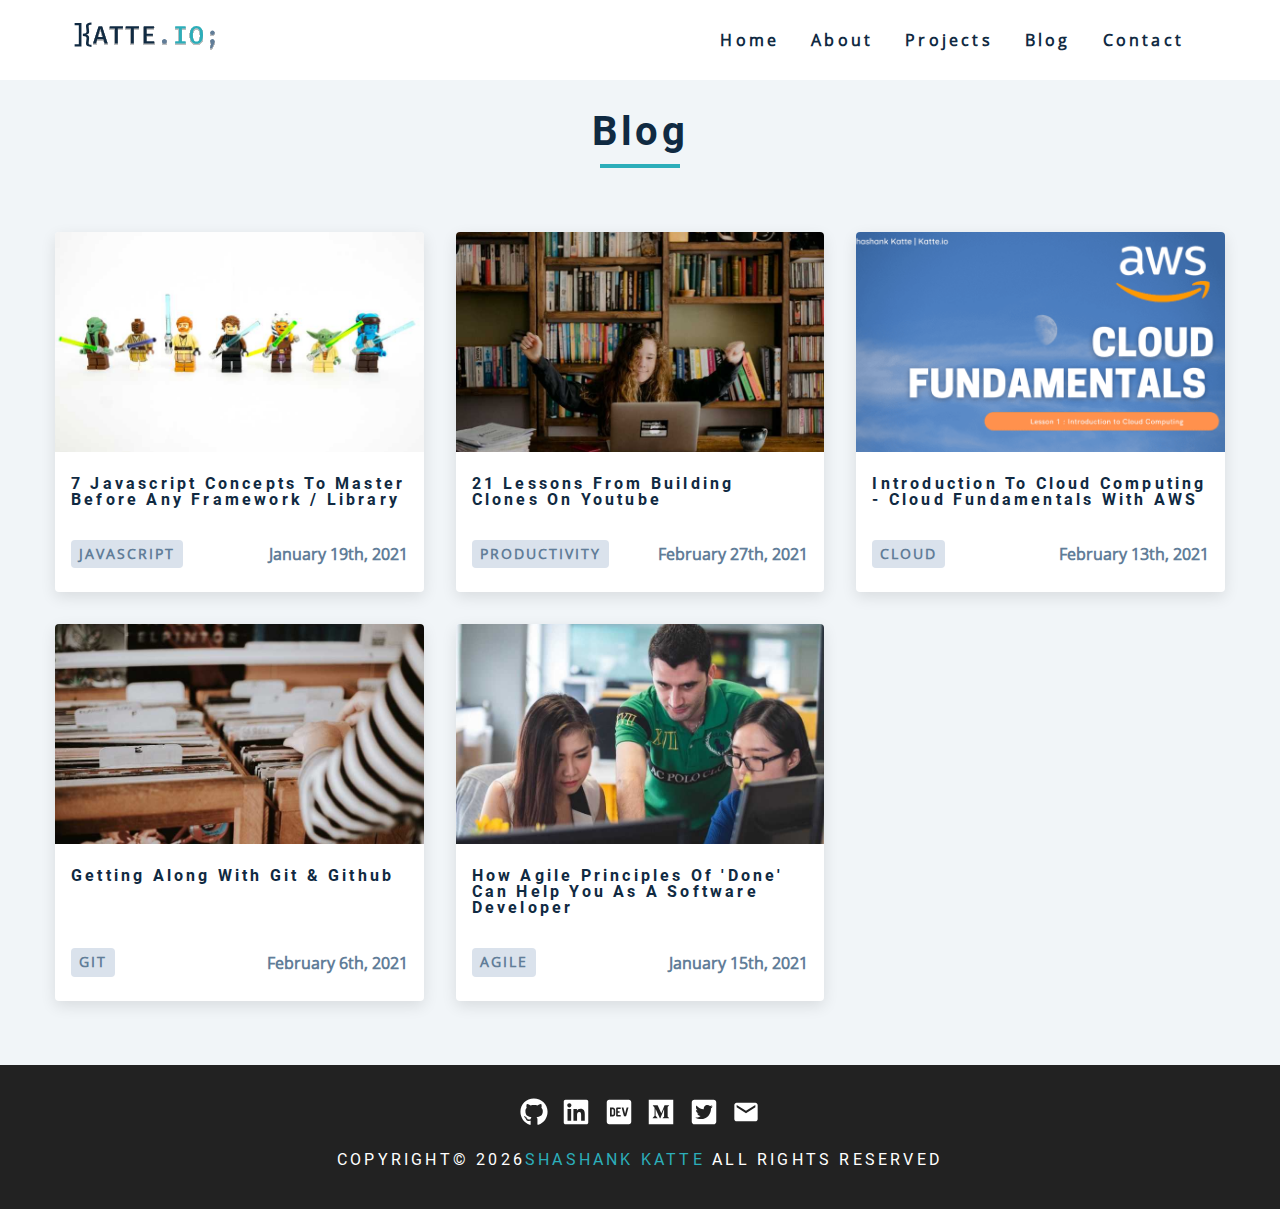
<file: blog/index.html>
<!DOCTYPE html><html lang="en"><head><meta charSet="utf-8"/><meta http-equiv="x-ua-compatible" content="ie=edge"/><meta name="viewport" content="width=device-width, initial-scale=1, shrink-to-fit=no"/><style data-href="/styles.9f4aacbf2d60cb0d9218.css" id="gatsby-global-css">:root{--clr-primary-1:#044e53;--clr-primary-2:#0a6c75;--clr-primary-3:#0e7c86;--clr-primary-4:#149199;--clr-primary-5:#2caeba;--clr-primary-6:#37bcc8;--clr-primary-7:#52d1da;--clr-primary-8:#88ebf2;--clr-primary-9:#bff8fd;--clr-primary-10:#e0fcff;--clr-grey-1:#102a42;--clr-grey-3:#324d67;--clr-grey-4:#48647f;--clr-grey-5:#617d98;--clr-grey-8:#bcccdc;--clr-grey-9:#dae2ec;--clr-grey-10:#f1f5f8;--clr-green-dark:#1d9527;--clr-red-dark:#bb2525;--clr-red-light:#e66b6b;--clr-white:#fff;--ff-primary:"Roboto",sans-serif;--ff-secondary:"Open Sans",sans-serif;--transition:all 0.3s linear;--spacing:0.2rem;--radius:0.25rem;--light-shadow:0 5px 15px rgba(0,0,0,0.1);--dark-shadow:0 5px 15px rgba(0,0,0,0.2);--max-width:1170px;--fixed-width:700px}*,:after,:before{margin:0;padding:0;box-sizing:border-box}body{font-family:var(--ff-secondary);background:var(--clr-white);color:var(--clr-grey-1);line-height:1.5;font-size:.875rem;margin-top:5rem}ul{list-style-type:none}a{text-decoration:none}h1,h2,h3,h4{letter-spacing:var(--spacing);text-transform:capitalize;line-height:1.25;margin-bottom:.75rem;font-family:var(--ff-primary)}h1{font-size:3rem}h2{font-size:2rem}h3{font-size:1.25rem}h4{font-size:.875rem}p{margin-bottom:1.25rem;color:var(--clr-grey-3)}@media screen and (min-width:800px){h1{font-size:4rem}h2{font-size:2.5rem}h3{font-size:1.75rem}body,h4{font-size:1rem}h1,h2,h3,h4{line-height:1}}.btn{text-transform:uppercase;background:var(--clr-primary-5);color:var(--clr-primary-9);padding:.375rem .75rem;letter-spacing:var(--spacing);display:inline-block;font-weight:700;transition:var(--transition);font-size:.875rem;border:2px solid transparent;cursor:pointer;box-shadow:0 1px 3px rgba(0,0,0,.2);border-radius:var(--radius)}.btn:hover{color:var(--clr-primary-1);background:var(--clr-primary-8)}.center-btn{display:block;width:12rem;text-align:center;margin:3rem auto 0}.section{padding:2rem 0}.section-center{width:90vw;margin:0 auto;max-width:1170px}@media screen and (min-width:992px){.section-center{width:95vw}}.underline{width:5rem;height:.25rem;margin-bottom:1.25rem;background:var(--clr-primary-5);margin-left:auto;margin-right:auto}.section-title{margin-bottom:4rem;text-align:center}.bg-grey{background:var(--clr-grey-10)}.social-links{margin-top:2rem;width:15rem;display:flex;justify-content:space-between}.social-link{font-size:1.75rem;color:var(--clr-grey-1);transition:var(--transition)}.social-link:hover{color:var(--clr-primary-5)}.navbar{position:absolute;top:0;left:0;width:100%;height:5rem;display:flex;align-items:center;z-index:200;background:var(--clr-white)}.nav-center{width:90vw;max-width:1170px;margin:0 auto}.nav-header{display:flex;justify-content:space-between;align-items:center}.nav-header img{width:25%;height:auto}.toggle-btn{font-size:2rem;background:transparent;border-color:transparent;color:var(--clr-primary-5);cursor:pointer;transition:var(--transition)}.toggle-btn:hover{color:var(--clr-primary-2)}.nav-links{display:none}@media screen and (min-width:768px){.toggle-btn{display:none}.nav-links{display:flex;justify-content:flex-end}.nav-links li{margin-right:2rem}.nav-links a{text-transform:capitalize;color:var(--clr-grey-1);font-weight:700;letter-spacing:var(--spacing);transition:var(--transition);padding:.5rem 0}.nav-links a:hover{color:var(--clr-primary-5);box-shadow:0 2px var(--clr-primary-5)}.nav-center{display:grid;grid-template-columns:auto 1fr;align-items:center}}@media screen and (min-width:992px){.navbar{background:transparent}}.sidebar{background:var(--clr-grey-10);position:fixed;top:0;left:0;width:100%;height:100%;z-index:999;display:grid;place-items:center;opacity:0;transition:var(--transition);transform:translateX(-100%)}.show-sidebar{opacity:1;transform:translateX(0)}.sidebar-links li{opacity:0}.sidebar-links li a{display:block;text-align:center;text-transform:capitalize;color:var(--clr-grey-5);letter-spacing:var(--spacing);margin-bottom:.5rem;font-size:2rem;transition:var(--transition);border-radius:var(--radius)}.sidebar-links li a:hover{background:var(--clr-primary-9);color:var(--clr-primary-5)}.close-btn{position:absolute;right:4.75%;top:2.75%;font-size:2.5rem;background:transparent;border-color:transparent;color:var(--clr-red-dark);cursor:pointer}@media screen and (min-width:992px){.sidebar{transform:translateX(-100%)}}.sidebar-links li{animation:slideRight .5s ease-in-out .3s forwards}.sidebar-links li:first-of-type{animation-delay:.25s}.sidebar-links li:nth-of-type(2){animation-delay:.5s}.sidebar-links li:nth-of-type(3){animation-delay:.75s}.sidebar-links li:nth-of-type(4){animation-delay:1s}.sidebar-links li:nth-of-type(5){animation-delay:1.25s}@keyframes slideRight{0%{transform:translateX(-200px);opacity:0}to{transform:translateX(0);opacity:1}}.sidebar-icons li{opacity:0;animation:slideUp .5s ease-in-out .3s forwards}.sidebar-icons li:first-of-type{animation-delay:.25s}.sidebar-icons li:nth-of-type(2){animation-delay:.5s}.sidebar-icons li:nth-of-type(3){animation-delay:.75s}.sidebar-icons li:nth-of-type(4){animation-delay:1s}.sidebar-icons li:nth-of-type(5){animation-delay:1.25s}@keyframes slideUp{0%{transform:translateY(200px);opacity:0}to{transform:translateY(0);opacity:1}}.hero{margin-top:-5rem;padding-top:5rem;height:100vh;background:var(--clr-primary-10);position:relative}.hero-center{height:100%;display:grid;align-items:center}.Scroll{grid-column:1;align-self:center;text-align:center;padding-right:20px;color:var(--clr-grey-5)}.hero .underline{margin-bottom:.5rem;margin-left:0}.hero-info{background:inherit}.hero-img{display:none}.hero-info h4{color:var(--clr-grey-5)}.hero-icons{justify-items:flex-start}.hero .btn,.scroll-more{margin-top:1.25rem}.scroll-more{text-align:right;width:100%}@media screen and (min-width:992px){.hero:before{content:"";position:absolute;top:0;left:65%;right:0;bottom:0;background:var(--clr-white)}.hero-center{grid-template-columns:repeat(12,1fr)}.hero h4{font-size:.85rem}.hero-info{grid-row:1/1;grid-column:1/span 8}.hero-img{display:block;grid-row:1/1;grid-column:6/-1}.Scroll{grid-column:8;align-self:center;text-align:center;padding-right:20px;color:var(--clr-grey-5)}}@media screen and (min-width:1170px){.hero h4{font-size:1rem}.hero-info{grid-column:1/span 8}.hero h4{line-height:1}.Scroll{grid-column:8;align-self:center;text-align:center;padding-right:0;color:var(--clr-grey-5)}}.service{background:var(--clr-white);padding:3rem 1.5rem;margin-bottom:2rem;border-radius:var(--radius);text-align:center;transition:var(--transition)}.service-icon{font-size:2rem;margin-bottom:1.5rem}.service .underline{width:3rem;height:.12rem}.service .underline,.service p{transition:var(--transition)}.service:hover{background:var(--clr-primary-5)}.service:hover,.service:hover p{color:var(--clr-primary-9)}.service:hover .underline{background:var(--clr-primary-9)}@media screen and (min-width:676px){.services-center{display:grid;grid-template-columns:1fr 1fr;column-gap:2rem}}@media screen and (min-width:992px){.services-center{grid-template-columns:1fr 1fr 1fr}}.jobs-center{width:80vw;margin:0 auto;max-width:var(--max-width)}.btn-container{display:flex;flex-direction:row;justify-content:center;margin-bottom:4rem}.job-btn{background:transparent;border-color:transparent;text-transform:capitalize;font-size:1.25rem;letter-spacing:var(--spacing);margin:0 .5rem;transition:var(--transition);cursor:pointer;padding:.25rem 0;line-height:1}.active-btn,.job-btn:hover{color:var(--clr-primary-5);box-shadow:0 2px var(--clr-primary-5)}.job-info h3{font-weight:400}.job-info h4{text-transform:uppercase;color:var(--clr-grey-5);background:var(--clr-grey-9);display:inline-block;padding:.375rem .75rem;border-radius:var(--radius)}.job-date{letter-spacing:var(--spacing)}.job-desc{display:grid;grid-template-columns:auto 1fr;column-gap:2rem;align-items:center;margin-bottom:1.25rem}.job-desc p{margin-bottom:0;color:var(--clr-grey-3)}.job-icon{color:var(--clr-primary-5)}@media screen and (min-width:992px){.jobs-center{width:90vw;display:grid;grid-template-columns:200px 1fr;column-gap:4rem}.btn-container{flex-direction:column;justify-content:flex-start}.job-btn{margin-bottom:1rem}.active-btn,.job-btn:hover{box-shadow:-2px 0 var(--clr-primary-5)}}.projects{background:var(--clr-grey-10)}.project{display:grid;margin-bottom:4rem}.project-img{border-top-left-radius:var(--radius);border-top-right-radius:var(--radius);height:19rem;z-index:1}.project-img:after{content:"";position:absolute;top:0;left:0;width:100%;height:100%;background:linear-gradient(to bottom right,var(--clr-primary-5),#222);opacity:.85;transition:var(--transition)}.project:hover .project-img:after{opacity:0}.project-info{background:var(--clr-white);padding:1rem 2rem;border-bottom-left-radius:var(--radius);border-bottom-right-radius:var(--radius)}.project-number{display:inline-block;font-size:1.25rem;color:var(--clr-primary-5);margin-bottom:.75rem}.project-info h3{font-weight:500;margin-bottom:1.5rem;font-size:1.5rem}.project-desc{word-spacing:15px;color:var(--clr-grey-3)}.project-stack{margin-bottom:1rem}.about-stack span,.project-stack span{display:inline-block;background:var(--clr-grey-9);color:var(--clr-grey-5);margin-right:.5rem;margin-top:.25rem;padding:.25rem .5rem;border-radius:var(--radius);text-transform:uppercase;letter-spacing:2px;font-size:.85rem}.about-stack span{margin-top:.5rem}.project-icon{color:var(--clr-primary-5);font-size:1.25rem;margin-right:.5rem;transition:var(--transition)}.project-icon:hover{color:var(--clr-primary-1)}@media screen and (min-width:576px){.project-img{height:19rem}}@media screen and (min-width:768px){.project-img{height:22rem}}@media screen and (min-width:992px){.project{grid-template-columns:repeat(12,1fr);align-items:center}.project-img{grid-column:1/span 8;height:30rem}.project-img,.project-info{grid-row:1/1;border-radius:var(--radius);box-shadow:var(--dark-shadow)}.project-info{z-index:1;grid-column:5/12}.project:nth-of-type(2n) .project-img{grid-column:5/-1;grid-row:1/1}.project:nth-of-type(2n) .project-info{grid-column:2/span 7;grid-row:1/1;text-align:left}}.blog{display:block;margin-bottom:2rem;background:var(--clr-grey-10);border-radius:var(--radius);box-shadow:var(--light-shadow);transition:var(--transition)}.blog:hover{box-shadow:var(--dark-shadow);transform:scale(1.02)}.blog article{height:100%;display:grid;grid-template-rows:auto 1fr}.blog-card{display:grid;grid-template-rows:auto 1fr auto}.blog-img{border-top-left-radius:var(--radius);border-top-right-radius:var(--radius);height:15rem}.blog-card{padding:1.5rem 1rem}.blog-card h4{color:var(--clr-grey-1)}.blog-footer{display:flex;justify-content:space-between;align-items:center}.blog-footer p{margin-bottom:0;font-weight:700;color:var(--clr-grey-5)}.blog-footer p:first-of-type{display:inline-block;background:var(--clr-grey-9);color:var(--clr-grey-5);margin-right:.5rem;padding:.25rem .5rem;border-radius:var(--radius);text-transform:uppercase;letter-spacing:2px;font-size:.85rem}@media screen and (min-width:576px){.blogs-center{display:grid;grid-template-columns:repeat(auto-fill,minmax(368px,1fr));column-gap:2rem}.blog-img{height:17.5rem}}@media screen and (min-width:850px){.blog-img{height:13.75rem}}.footer{height:9rem;background:#222;text-align:center;display:grid;place-items:center}.footer h4{margin-top:.5rem;color:var(--clr-white);font-weight:400;text-transform:uppercase}.footer h4 span{color:var(--clr-primary-5)}.footer-links{margin:0 auto 1rem}.footer .social-link{color:var(--clr-white)}.footer .social-link:hover{color:var(--clr-primary-5)}.about-page,.blog-page,.blog-template,.contact-page,.error-page,.projects-page{background:var(--clr-grey-10);min-height:calc(100vh - 14rem)}.error-page{display:grid;place-items:center;background:var(--clr-primary-10);text-align:center}.error-page h1{text-transform:uppercase;color:var(--clr-primary-1);margin-bottom:2rem}.blog-page .blog{background:var(--clr-white)}.about-page{padding:7rem 0}.about-img{margin-bottom:2rem;height:25rem}.about-text .section-title{margin-bottom:2rem;text-align:left}.about-text .underline{margin-left:0;margin-right:0}.about-text p{line-height:2}.stack-container{width:30rem;display:grid;grid-template-columns:1fr 1fr 1fr;row-gap:.5rem}.stack-container span{text-transform:uppercase;display:flex;align-items:center;letter-spacing:1px;color:var(--clr-grey-4)}.stack-icon{color:var(--clr-primary-5);margin-right:.25rem;font-size:1rem}@media screen and (min-width:992px){.about-center{display:grid;grid-template-columns:repeat(12,1fr);align-items:center;column-gap:4rem}.about-img{grid-column:1/span 5;margin-bottom:0}.about-text{grid-column:6/-1}}.contact-page{display:grid;place-items:center;padding:5rem 0}.contact-form{background:var(--clr-white);border-radius:var(--radius);text-align:center;box-shadow:var(--light-shadow);transition:var(--transition);width:90vw;max-width:35rem}.contact-form:hover{box-shadow:var(--dark-shadow)}.contact-form h3{padding-top:1.25rem;color:var(--clr-grey-5)}.form-group{padding:1rem 1.5rem}.form-control{display:block;width:100%;padding:.75rem 1rem;border:none;margin-bottom:1.25rem;background:var(--clr-grey-10);border-radius:var(--radius);text-transform:uppercase;letter-spacing:var(--spacing)}.form-control:-ms-input-placeholder{font-family:var(--ff-primary);color:var(--clr-grey-1);text-transform:uppercase;letter-spacing:var(--spacing)}.form-control::placeholder{font-family:var(--ff-primary);color:var(--clr-grey-1);text-transform:uppercase;letter-spacing:var(--spacing)}.submit-btn{display:block;width:100%;padding:1rem;border-bottom-left-radius:var(--radius);border-bottom-right-radius:var(--radius);border-top-right-radius:0;border-top-left-radius:0}.blog-template{padding:5rem 0}.blog-template h1,.blog-template h2{text-align:center}.blog-template h2{color:grey}.blog-template ul{margin-top:2rem;display:inline-block}.blog-template ul li{background:var(--clr-grey-9);color:var(--clr-grey-5);padding:.5rem 1rem;margin:1rem 0}.blog-template blockquote{background:var(--clr-primary-9);border-radius:var(--radius);padding:1rem;line-height:2;color:var(--clr-primary-5);margin:2rem 0}.blog-template pre{background:#222;color:#ff0;overflow-x:scroll;padding:1rem 1.5rem;border-radius:var(--radius)}.blog-template p img{width:100%;height:100%;margin:0;-o-object-fit:cover;object-fit:cover}.blog-template pre[class*=language-]{overflow:auto;padding:1.3125rem}.blog-template pre[class*=language-]::selection{background:#27292a}.blog-template pre[class*=language-]::selection,.blog-template pre[class*=language-] ::selection{text-shadow:none;background:hsla(0,0%,100%,.15)}.blog-template:not(pre)>code[class*=language-]{border-radius:.3em;background:var(--inlineCode-bg);color:var(--inlineCode-text);padding:.2rem .25rem;white-space:normal}.blog-template.token.attr-name{color:#addb67;font-style:italic}.blog-template.token.comment{color:#809393}.blog-template.token.string,.blog-template.token.url{color:#addb67}.blog-template.token.variable{color:#d6deeb}.blog-template.token.number{color:#f78c6c}.blog-template.token.builtin,.blog-template.token.char,.blog-template.token.constant,.blog-template.token.function{color:#82aaff}.blog-template.token.punctuation{color:#c792ea}.blog-template.token.doctype,.blog-template.token.selector{color:#c792ea;font-style:"italic"}.blog-template.token.class-name{color:#ffcb8b}.blog-template.token.keyword,.blog-template.token.operator,.blog-template.token.tag{color:#ffa7c4}.blog-template.token.boolean{color:#ff5874}.blog-template.token.property{color:#80cbc4}.blog-template.token.namespace{color:#b2ccd6}.blog-template pre[data-line]{padding:1em 0 1em 3em;position:relative}</style><meta name="generator" content="Gatsby 2.32.12"/><title data-react-helmet="true">Blog | Shashank Katte | katte.io </title><link data-react-helmet="true" rel="apple-touch-icon" sizes="180x180" href="/apple-touch-icon.png"/><link data-react-helmet="true" rel="icon" type="image/png" sizes="32x32" href="/favicon-32x32.png"/><link data-react-helmet="true" rel="icon" type="image/png" sizes="16x16" href="/favicon-16x16.png"/><link data-react-helmet="true" rel="manifest" href="/site.webmanifest"/><link data-react-helmet="true" rel="mask-icon" href="/safari-pinned-tab.svg" color="#5bbad5"/><meta data-react-helmet="true" name="msapplication-TileColor" content="#da532c"/><meta data-react-helmet="true" name="theme-color" content="#ffffff"/><meta data-react-helmet="true" name="description" content="Blog - Shashank Katte"/><meta data-react-helmet="true" name="image" content="/twitter-img.png"/><meta data-react-helmet="true" name="twitter:card" content="summary_large_image"/><meta data-react-helmet="true" name="twitter:creator" content="@shashankkatte"/><meta data-react-helmet="true" name="twitter:title" content="Shashank Katte | katte.io "/><meta data-react-helmet="true" name="twitter:description" content="This is the portfolio website for shashank katte. Full Stack developer, Mentor and Agile DevOps Coach."/><meta data-react-helmet="true" name="twitter:image" content="https://www.katte.io/twitter-img.png"/><link rel="sitemap" type="application/xml" href="/sitemap.xml"/><link rel="preconnect" href="https://www.google-analytics.com"/><link rel="dns-prefetch" href="https://www.google-analytics.com"/><script>
  window.excludeGAPaths=[/^(?:\/preview\/(?:(?!(?:\/|^)\.).)*?)$/,/^(?:\/do\-not\-track\/me\/too\/)$/];
  function gaOptout(){document.cookie=disableStr+'=true; expires=Thu, 31 Dec 2099 23:59:59 UTC;path=/',window[disableStr]=!0}var gaProperty='G-4QYGNYBVSM',disableStr='ga-disable-'+gaProperty;document.cookie.indexOf(disableStr+'=true')>-1&&(window[disableStr]=!0);
  if(!(parseInt(navigator.doNotTrack) === 1 || parseInt(window.doNotTrack) === 1 || parseInt(navigator.msDoNotTrack) === 1 || navigator.doNotTrack === "yes")) {
    (function(i,s,o,g,r,a,m){i['GoogleAnalyticsObject']=r;i[r]=i[r]||function(){
    (i[r].q=i[r].q||[]).push(arguments)},i[r].l=1*new Date();a=s.createElement(o),
    m=s.getElementsByTagName(o)[0];a.async=1;a.src=g;m.parentNode.insertBefore(a,m)
    })(window,document,'script','https://www.google-analytics.com/analytics.js','ga');
  }
  if (typeof ga === "function") {
    ga('create', 'G-4QYGNYBVSM', 'auto', {});
      ga('set', 'anonymizeIp', true);
      
      
      
      
      }</script><link rel="preload" as="font" type="font/woff2" crossorigin="anonymous" href="/static/webfonts/s/roboto/v27/KFOmCnqEu92Fr1Mu4mxK.woff2"/><link rel="preload" as="font" type="font/woff2" crossorigin="anonymous" href="/static/webfonts/s/roboto/v27/KFOlCnqEu92Fr1MmWUlfBBc4.woff2"/><link rel="preload" as="font" type="font/woff2" crossorigin="anonymous" href="/static/webfonts/s/opensans/v18/mem8YaGs126MiZpBA-UFVZ0b.woff2"/><style>@font-face{font-family:Roboto;font-style:normal;font-weight:400;src:url(/static/webfonts/s/roboto/v27/KFOmCnqEu92Fr1Mu4mxK.woff2) format("woff2");font-display:swap}@font-face{font-family:Roboto;font-style:normal;font-weight:700;src:url(/static/webfonts/s/roboto/v27/KFOlCnqEu92Fr1MmWUlfBBc4.woff2) format("woff2");font-display:swap}@font-face{font-family:Roboto;font-style:normal;font-weight:400;src:url(/static/webfonts/s/roboto/v27/KFOmCnqEu92Fr1Mu4mxM.woff) format("woff");font-display:swap}@font-face{font-family:Roboto;font-style:normal;font-weight:700;src:url(/static/webfonts/s/roboto/v27/KFOlCnqEu92Fr1MmWUlfBBc-.woff) format("woff");font-display:swap}@font-face{font-family:Open Sans;font-style:normal;font-weight:400;src:url(/static/webfonts/s/opensans/v18/mem8YaGs126MiZpBA-UFVZ0b.woff2) format("woff2");font-display:swap}@font-face{font-family:Open Sans;font-style:normal;font-weight:400;src:url(/static/webfonts/s/opensans/v18/mem8YaGs126MiZpBA-UFVZ0d.woff) format("woff");font-display:swap}</style><link as="script" rel="preload" href="/webpack-runtime-4b66b1fcf7d5c05f7f27.js"/><link as="script" rel="preload" href="/framework-acd7498685eeb36e39da.js"/><link as="script" rel="preload" href="/styles-1043fb1b9b9e69356781.js"/><link as="script" rel="preload" href="/app-689be72879811442f0db.js"/><link as="script" rel="preload" href="/1bfc9850-fd7b48ecc76adadae253.js"/><link as="script" rel="preload" href="/252f366e-144ba1345991acd4a0a0.js"/><link as="script" rel="preload" href="/commons-6028abdff8339023e299.js"/><link as="script" rel="preload" href="/46187a1112b3879093805b73285fa8251e7ab0de-6a0fec57ccfb825b195c.js"/><link as="script" rel="preload" href="/component---src-pages-blog-js-e79c3ff97078470145cb.js"/><link as="fetch" rel="preload" href="/page-data/blog/page-data.json" crossorigin="anonymous"/><link as="fetch" rel="preload" href="/page-data/sq/d/2337742411.json" crossorigin="anonymous"/><link as="fetch" rel="preload" href="/page-data/app-data.json" crossorigin="anonymous"/></head><body><div id="___gatsby"><div style="outline:none" tabindex="-1" id="gatsby-focus-wrapper"><nav class="navbar"><div class="nav-center"><div class="nav-header"><a href="/"><img src="[data-uri]" alt="logo"/></a><button type="button" class="toggle-btn"><svg stroke="currentColor" fill="currentColor" stroke-width="0" viewBox="0 0 448 512" height="1em" width="1em" xmlns="http://www.w3.org/2000/svg"><path d="M16 224h416a16 16 0 0 0 16-16v-32a16 16 0 0 0-16-16H16a16 16 0 0 0-16 16v32a16 16 0 0 0 16 16zm416 192H16a16 16 0 0 0-16 16v32a16 16 0 0 0 16 16h416a16 16 0 0 0 16-16v-32a16 16 0 0 0-16-16zm3.17-384H172.83A12.82 12.82 0 0 0 160 44.83v38.34A12.82 12.82 0 0 0 172.83 96h262.34A12.82 12.82 0 0 0 448 83.17V44.83A12.82 12.82 0 0 0 435.17 32zm0 256H172.83A12.82 12.82 0 0 0 160 300.83v38.34A12.82 12.82 0 0 0 172.83 352h262.34A12.82 12.82 0 0 0 448 339.17v-38.34A12.82 12.82 0 0 0 435.17 288z"></path></svg></button></div><ul class="page-links nav-links"><li><a href="/">home</a></li><li><a href="/about/">about</a></li><li><a href="/projects/">projects</a></li><li><a aria-current="page" class="" href="/blog/">blog</a></li><li><a href="/contact/">contact</a></li></ul></div></nav><aside class="sidebar "><button class="close-btn"><svg stroke="currentColor" fill="currentColor" stroke-width="0" viewBox="0 0 352 512" height="1em" width="1em" xmlns="http://www.w3.org/2000/svg"><path d="M242.72 256l100.07-100.07c12.28-12.28 12.28-32.19 0-44.48l-22.24-22.24c-12.28-12.28-32.19-12.28-44.48 0L176 189.28 75.93 89.21c-12.28-12.28-32.19-12.28-44.48 0L9.21 111.45c-12.28 12.28-12.28 32.19 0 44.48L109.28 256 9.21 356.07c-12.28 12.28-12.28 32.19 0 44.48l22.24 22.24c12.28 12.28 32.2 12.28 44.48 0L176 322.72l100.07 100.07c12.28 12.28 32.2 12.28 44.48 0l22.24-22.24c12.28-12.28 12.28-32.19 0-44.48L242.72 256z"></path></svg></button><div class="side-container"><ul class="page-links "><li><a href="/">home</a></li><li><a href="/about/">about</a></li><li><a href="/projects/">projects</a></li><li><a aria-current="page" class="" href="/blog/">blog</a></li><li><a href="/contact/">contact</a></li></ul><ul class="social-links "><li><a href="https://github.com/shashankkatte" class="social-link"><svg stroke="currentColor" fill="currentColor" stroke-width="0" viewBox="0 0 496 512" class="social-icon" height="1em" width="1em" xmlns="http://www.w3.org/2000/svg"><path d="M165.9 397.4c0 2-2.3 3.6-5.2 3.6-3.3.3-5.6-1.3-5.6-3.6 0-2 2.3-3.6 5.2-3.6 3-.3 5.6 1.3 5.6 3.6zm-31.1-4.5c-.7 2 1.3 4.3 4.3 4.9 2.6 1 5.6 0 6.2-2s-1.3-4.3-4.3-5.2c-2.6-.7-5.5.3-6.2 2.3zm44.2-1.7c-2.9.7-4.9 2.6-4.6 4.9.3 2 2.9 3.3 5.9 2.6 2.9-.7 4.9-2.6 4.6-4.6-.3-1.9-3-3.2-5.9-2.9zM244.8 8C106.1 8 0 113.3 0 252c0 110.9 69.8 205.8 169.5 239.2 12.8 2.3 17.3-5.6 17.3-12.1 0-6.2-.3-40.4-.3-61.4 0 0-70 15-84.7-29.8 0 0-11.4-29.1-27.8-36.6 0 0-22.9-15.7 1.6-15.4 0 0 24.9 2 38.6 25.8 21.9 38.6 58.6 27.5 72.9 20.9 2.3-16 8.8-27.1 16-33.7-55.9-6.2-112.3-14.3-112.3-110.5 0-27.5 7.6-41.3 23.6-58.9-2.6-6.5-11.1-33.3 2.6-67.9 20.9-6.5 69 27 69 27 20-5.6 41.5-8.5 62.8-8.5s42.8 2.9 62.8 8.5c0 0 48.1-33.6 69-27 13.7 34.7 5.2 61.4 2.6 67.9 16 17.7 25.8 31.5 25.8 58.9 0 96.5-58.9 104.2-114.8 110.5 9.2 7.9 17 22.9 17 46.4 0 33.7-.3 75.4-.3 83.6 0 6.5 4.6 14.4 17.3 12.1C428.2 457.8 496 362.9 496 252 496 113.3 383.5 8 244.8 8zM97.2 352.9c-1.3 1-1 3.3.7 5.2 1.6 1.6 3.9 2.3 5.2 1 1.3-1 1-3.3-.7-5.2-1.6-1.6-3.9-2.3-5.2-1zm-10.8-8.1c-.7 1.3.3 2.9 2.3 3.9 1.6 1 3.6.7 4.3-.7.7-1.3-.3-2.9-2.3-3.9-2-.6-3.6-.3-4.3.7zm32.4 35.6c-1.6 1.3-1 4.3 1.3 6.2 2.3 2.3 5.2 2.6 6.5 1 1.3-1.3.7-4.3-1.3-6.2-2.2-2.3-5.2-2.6-6.5-1zm-11.4-14.7c-1.6 1-1.6 3.6 0 5.9 1.6 2.3 4.3 3.3 5.6 2.3 1.6-1.3 1.6-3.9 0-6.2-1.4-2.3-4-3.3-5.6-2z"></path></svg></a></li><li><a href="https://www.linkedin.com/in/shashankkatte/" class="social-link"><svg stroke="currentColor" fill="currentColor" stroke-width="0" viewBox="0 0 448 512" class="social-icon" height="1em" width="1em" xmlns="http://www.w3.org/2000/svg"><path d="M416 32H31.9C14.3 32 0 46.5 0 64.3v383.4C0 465.5 14.3 480 31.9 480H416c17.6 0 32-14.5 32-32.3V64.3c0-17.8-14.4-32.3-32-32.3zM135.4 416H69V202.2h66.5V416zm-33.2-243c-21.3 0-38.5-17.3-38.5-38.5S80.9 96 102.2 96c21.2 0 38.5 17.3 38.5 38.5 0 21.3-17.2 38.5-38.5 38.5zm282.1 243h-66.4V312c0-24.8-.5-56.7-34.5-56.7-34.6 0-39.9 27-39.9 54.9V416h-66.4V202.2h63.7v29.2h.9c8.9-16.8 30.6-34.5 62.9-34.5 67.2 0 79.7 44.3 79.7 101.9V416z"></path></svg></a></li><li><a href="https://dev.to/shashankkatte" class="social-link"><svg stroke="currentColor" fill="currentColor" stroke-width="0" viewBox="0 0 448 512" class="social-icon" height="1em" width="1em" xmlns="http://www.w3.org/2000/svg"><path d="M120.12 208.29c-3.88-2.9-7.77-4.35-11.65-4.35H91.03v104.47h17.45c3.88 0 7.77-1.45 11.65-4.35 3.88-2.9 5.82-7.25 5.82-13.06v-69.65c-.01-5.8-1.96-10.16-5.83-13.06zM404.1 32H43.9C19.7 32 .06 51.59 0 75.8v360.4C.06 460.41 19.7 480 43.9 480h360.2c24.21 0 43.84-19.59 43.9-43.8V75.8c-.06-24.21-19.7-43.8-43.9-43.8zM154.2 291.19c0 18.81-11.61 47.31-48.36 47.25h-46.4V172.98h47.38c35.44 0 47.36 28.46 47.37 47.28l.01 70.93zm100.68-88.66H201.6v38.42h32.57v29.57H201.6v38.41h53.29v29.57h-62.18c-11.16.29-20.44-8.53-20.72-19.69V193.7c-.27-11.15 8.56-20.41 19.71-20.69h63.19l-.01 29.52zm103.64 115.29c-13.2 30.75-36.85 24.63-47.44 0l-38.53-144.8h32.57l29.71 113.72 29.57-113.72h32.58l-38.46 144.8z"></path></svg></a></li><li><a href="https://shashankkatte.medium.com/" class="social-link"><svg stroke="currentColor" fill="currentColor" stroke-width="0" viewBox="0 0 448 512" class="social-icon" height="1em" width="1em" xmlns="http://www.w3.org/2000/svg"><path d="M0 32v448h448V32H0zm372.2 106.1l-24 23c-2.1 1.6-3.1 4.2-2.7 6.7v169.3c-.4 2.6.6 5.2 2.7 6.7l23.5 23v5.1h-118V367l24.3-23.6c2.4-2.4 2.4-3.1 2.4-6.7V199.8l-67.6 171.6h-9.1L125 199.8v115c-.7 4.8 1 9.7 4.4 13.2l31.6 38.3v5.1H71.2v-5.1l31.6-38.3c3.4-3.5 4.9-8.4 4.1-13.2v-133c.4-3.7-1-7.3-3.8-9.8L75 138.1V133h87.3l67.4 148L289 133.1h83.2v5z"></path></svg></a></li><li><a href="https://twitter.com/shashankkatte" class="social-link"><svg stroke="currentColor" fill="currentColor" stroke-width="0" viewBox="0 0 448 512" class="social-icon" height="1em" width="1em" xmlns="http://www.w3.org/2000/svg"><path d="M400 32H48C21.5 32 0 53.5 0 80v352c0 26.5 21.5 48 48 48h352c26.5 0 48-21.5 48-48V80c0-26.5-21.5-48-48-48zm-48.9 158.8c.2 2.8.2 5.7.2 8.5 0 86.7-66 186.6-186.6 186.6-37.2 0-71.7-10.8-100.7-29.4 5.3.6 10.4.8 15.8.8 30.7 0 58.9-10.4 81.4-28-28.8-.6-53-19.5-61.3-45.5 10.1 1.5 19.2 1.5 29.6-1.2-30-6.1-52.5-32.5-52.5-64.4v-.8c8.7 4.9 18.9 7.9 29.6 8.3a65.447 65.447 0 0 1-29.2-54.6c0-12.2 3.2-23.4 8.9-33.1 32.3 39.8 80.8 65.8 135.2 68.6-9.3-44.5 24-80.6 64-80.6 18.9 0 35.9 7.9 47.9 20.7 14.8-2.8 29-8.3 41.6-15.8-4.9 15.2-15.2 28-28.8 36.1 13.2-1.4 26-5.1 37.8-10.2-8.9 13.1-20.1 24.7-32.9 34z"></path></svg></a></li><li><a href="mailto:shashank@katte.io" class="social-link"><svg stroke="currentColor" fill="currentColor" stroke-width="0" viewBox="0 0 24 24" class="social-icon" height="1em" width="1em" xmlns="http://www.w3.org/2000/svg"><path d="M20 4H4c-1.1 0-1.99.9-1.99 2L2 18c0 1.1.9 2 2 2h16c1.1 0 2-.9 2-2V6c0-1.1-.9-2-2-2zm0 4l-8 5-8-5V6l8 5 8-5v2z"></path></svg></a></li></ul></div></aside><section class="blog-page"><section class="section"><div class="section-title"><h2>blog</h2><div class="underline"></div></div><div class="section-center blogs-center"><a class="blog" href="/blogs/7-javascript-concepts-to-master-before-any-framework-library"><article><div class="blog-img gatsby-image-wrapper" style="position:relative;overflow:hidden"><div aria-hidden="true" style="width:100%;padding-bottom:56.5%"></div><img aria-hidden="true" src="[data-uri]" alt="" style="position:absolute;top:0;left:0;width:100%;height:100%;object-fit:cover;object-position:center;opacity:1;transition-delay:500ms"/><noscript><picture><source srcset="/static/30ea3dfb84f5d76202a856dd6afbe50e/f836f/c21c08f03b85ed364b5c9b45cbca6b7c.jpg 200w,
/static/30ea3dfb84f5d76202a856dd6afbe50e/2244e/c21c08f03b85ed364b5c9b45cbca6b7c.jpg 400w,
/static/30ea3dfb84f5d76202a856dd6afbe50e/14b42/c21c08f03b85ed364b5c9b45cbca6b7c.jpg 800w,
/static/30ea3dfb84f5d76202a856dd6afbe50e/47498/c21c08f03b85ed364b5c9b45cbca6b7c.jpg 1200w,
/static/30ea3dfb84f5d76202a856dd6afbe50e/0e329/c21c08f03b85ed364b5c9b45cbca6b7c.jpg 1600w,
/static/30ea3dfb84f5d76202a856dd6afbe50e/016d4/c21c08f03b85ed364b5c9b45cbca6b7c.jpg 5690w" sizes="(max-width: 800px) 100vw, 800px" /><img loading="lazy" sizes="(max-width: 800px) 100vw, 800px" srcset="/static/30ea3dfb84f5d76202a856dd6afbe50e/f836f/c21c08f03b85ed364b5c9b45cbca6b7c.jpg 200w,
/static/30ea3dfb84f5d76202a856dd6afbe50e/2244e/c21c08f03b85ed364b5c9b45cbca6b7c.jpg 400w,
/static/30ea3dfb84f5d76202a856dd6afbe50e/14b42/c21c08f03b85ed364b5c9b45cbca6b7c.jpg 800w,
/static/30ea3dfb84f5d76202a856dd6afbe50e/47498/c21c08f03b85ed364b5c9b45cbca6b7c.jpg 1200w,
/static/30ea3dfb84f5d76202a856dd6afbe50e/0e329/c21c08f03b85ed364b5c9b45cbca6b7c.jpg 1600w,
/static/30ea3dfb84f5d76202a856dd6afbe50e/016d4/c21c08f03b85ed364b5c9b45cbca6b7c.jpg 5690w" src="/static/30ea3dfb84f5d76202a856dd6afbe50e/14b42/c21c08f03b85ed364b5c9b45cbca6b7c.jpg" alt="" style="position:absolute;top:0;left:0;opacity:1;width:100%;height:100%;object-fit:cover;object-position:center"/></picture></noscript></div><div class="blog-card"><h4>7 Javascript Concepts to Master Before Any Framework / Library</h4><p></p><div class="blog-footer"><p>JavaScript</p><p>January 19th, 2021</p></div></div></article></a><a class="blog" href="/blogs/21-lessons-from-building-clones-on-youtube"><article><div class="blog-img gatsby-image-wrapper" style="position:relative;overflow:hidden"><div aria-hidden="true" style="width:100%;padding-bottom:66.5%"></div><img aria-hidden="true" src="[data-uri]" alt="" style="position:absolute;top:0;left:0;width:100%;height:100%;object-fit:cover;object-position:center;opacity:1;transition-delay:500ms"/><noscript><picture><source srcset="/static/2b2cee7997858569304762e213af6bef/f836f/e2b1f3bcd64bf61e5d4525b1614df9dc.jpg 200w,
/static/2b2cee7997858569304762e213af6bef/2244e/e2b1f3bcd64bf61e5d4525b1614df9dc.jpg 400w,
/static/2b2cee7997858569304762e213af6bef/14b42/e2b1f3bcd64bf61e5d4525b1614df9dc.jpg 800w,
/static/2b2cee7997858569304762e213af6bef/47498/e2b1f3bcd64bf61e5d4525b1614df9dc.jpg 1200w" sizes="(max-width: 800px) 100vw, 800px" /><img loading="lazy" sizes="(max-width: 800px) 100vw, 800px" srcset="/static/2b2cee7997858569304762e213af6bef/f836f/e2b1f3bcd64bf61e5d4525b1614df9dc.jpg 200w,
/static/2b2cee7997858569304762e213af6bef/2244e/e2b1f3bcd64bf61e5d4525b1614df9dc.jpg 400w,
/static/2b2cee7997858569304762e213af6bef/14b42/e2b1f3bcd64bf61e5d4525b1614df9dc.jpg 800w,
/static/2b2cee7997858569304762e213af6bef/47498/e2b1f3bcd64bf61e5d4525b1614df9dc.jpg 1200w" src="/static/2b2cee7997858569304762e213af6bef/14b42/e2b1f3bcd64bf61e5d4525b1614df9dc.jpg" alt="" style="position:absolute;top:0;left:0;opacity:1;width:100%;height:100%;object-fit:cover;object-position:center"/></picture></noscript></div><div class="blog-card"><h4>21 Lessons from Building Clones On youtube</h4><p></p><div class="blog-footer"><p>Productivity</p><p>February 27th, 2021</p></div></div></article></a><a class="blog" href="/blogs/introduction-to-cloud-computing-cloud-fundamentals-with-aws"><article><div class="blog-img gatsby-image-wrapper" style="position:relative;overflow:hidden"><div aria-hidden="true" style="width:100%;padding-bottom:56.5%"></div><img aria-hidden="true" src="[data-uri]" alt="" style="position:absolute;top:0;left:0;width:100%;height:100%;object-fit:cover;object-position:center;opacity:1;transition-delay:500ms"/><noscript><picture><source srcset="/static/122860594949751ed38ef9dade798fda/69585/8688ba16a322f60cf0920e9c3235fdbd.png 200w,
/static/122860594949751ed38ef9dade798fda/497c6/8688ba16a322f60cf0920e9c3235fdbd.png 400w,
/static/122860594949751ed38ef9dade798fda/ee604/8688ba16a322f60cf0920e9c3235fdbd.png 800w,
/static/122860594949751ed38ef9dade798fda/f3583/8688ba16a322f60cf0920e9c3235fdbd.png 1200w" sizes="(max-width: 800px) 100vw, 800px" /><img loading="lazy" sizes="(max-width: 800px) 100vw, 800px" srcset="/static/122860594949751ed38ef9dade798fda/69585/8688ba16a322f60cf0920e9c3235fdbd.png 200w,
/static/122860594949751ed38ef9dade798fda/497c6/8688ba16a322f60cf0920e9c3235fdbd.png 400w,
/static/122860594949751ed38ef9dade798fda/ee604/8688ba16a322f60cf0920e9c3235fdbd.png 800w,
/static/122860594949751ed38ef9dade798fda/f3583/8688ba16a322f60cf0920e9c3235fdbd.png 1200w" src="/static/122860594949751ed38ef9dade798fda/ee604/8688ba16a322f60cf0920e9c3235fdbd.png" alt="" style="position:absolute;top:0;left:0;opacity:1;width:100%;height:100%;object-fit:cover;object-position:center"/></picture></noscript></div><div class="blog-card"><h4>Introduction to Cloud Computing - Cloud fundamentals with AWS</h4><p></p><div class="blog-footer"><p>Cloud</p><p>February 13th, 2021</p></div></div></article></a><a class="blog" href="/blogs/getting-along-with-git-and-github"><article><div class="blog-img gatsby-image-wrapper" style="position:relative;overflow:hidden"><div aria-hidden="true" style="width:100%;padding-bottom:66.5%"></div><img aria-hidden="true" src="[data-uri]" alt="" style="position:absolute;top:0;left:0;width:100%;height:100%;object-fit:cover;object-position:center;opacity:1;transition-delay:500ms"/><noscript><picture><source srcset="/static/e2c2178ca8e66a73bb7c51c139b5549b/f836f/cf7e2902b020838db589ef1ee964047e.jpg 200w,
/static/e2c2178ca8e66a73bb7c51c139b5549b/2244e/cf7e2902b020838db589ef1ee964047e.jpg 400w,
/static/e2c2178ca8e66a73bb7c51c139b5549b/14b42/cf7e2902b020838db589ef1ee964047e.jpg 800w,
/static/e2c2178ca8e66a73bb7c51c139b5549b/a7715/cf7e2902b020838db589ef1ee964047e.jpg 1000w" sizes="(max-width: 800px) 100vw, 800px" /><img loading="lazy" sizes="(max-width: 800px) 100vw, 800px" srcset="/static/e2c2178ca8e66a73bb7c51c139b5549b/f836f/cf7e2902b020838db589ef1ee964047e.jpg 200w,
/static/e2c2178ca8e66a73bb7c51c139b5549b/2244e/cf7e2902b020838db589ef1ee964047e.jpg 400w,
/static/e2c2178ca8e66a73bb7c51c139b5549b/14b42/cf7e2902b020838db589ef1ee964047e.jpg 800w,
/static/e2c2178ca8e66a73bb7c51c139b5549b/a7715/cf7e2902b020838db589ef1ee964047e.jpg 1000w" src="/static/e2c2178ca8e66a73bb7c51c139b5549b/14b42/cf7e2902b020838db589ef1ee964047e.jpg" alt="" style="position:absolute;top:0;left:0;opacity:1;width:100%;height:100%;object-fit:cover;object-position:center"/></picture></noscript></div><div class="blog-card"><h4>Getting along with Git &amp; Github</h4><p></p><div class="blog-footer"><p>git</p><p>February 6th, 2021</p></div></div></article></a><a class="blog" href="/blogs/how-agile-principles-of-done-can-help-you-as-a-software-developer"><article><div class="blog-img gatsby-image-wrapper" style="position:relative;overflow:hidden"><div aria-hidden="true" style="width:100%;padding-bottom:75%"></div><img aria-hidden="true" src="[data-uri]" alt="" style="position:absolute;top:0;left:0;width:100%;height:100%;object-fit:cover;object-position:center;opacity:1;transition-delay:500ms"/><noscript><picture><source srcset="/static/c82b40e669b4a2abbe87a93e4eafd04d/f836f/9368097ef0f1869dac718de566814647.jpg 200w,
/static/c82b40e669b4a2abbe87a93e4eafd04d/2244e/9368097ef0f1869dac718de566814647.jpg 400w,
/static/c82b40e669b4a2abbe87a93e4eafd04d/14b42/9368097ef0f1869dac718de566814647.jpg 800w" sizes="(max-width: 800px) 100vw, 800px" /><img loading="lazy" sizes="(max-width: 800px) 100vw, 800px" srcset="/static/c82b40e669b4a2abbe87a93e4eafd04d/f836f/9368097ef0f1869dac718de566814647.jpg 200w,
/static/c82b40e669b4a2abbe87a93e4eafd04d/2244e/9368097ef0f1869dac718de566814647.jpg 400w,
/static/c82b40e669b4a2abbe87a93e4eafd04d/14b42/9368097ef0f1869dac718de566814647.jpg 800w" src="/static/c82b40e669b4a2abbe87a93e4eafd04d/14b42/9368097ef0f1869dac718de566814647.jpg" alt="" style="position:absolute;top:0;left:0;opacity:1;width:100%;height:100%;object-fit:cover;object-position:center"/></picture></noscript></div><div class="blog-card"><h4>How agile principles of &#x27;done&#x27; can help you as a Software Developer</h4><p></p><div class="blog-footer"><p>Agile</p><p>January 15th, 2021</p></div></div></article></a></div></section></section><footer class="footer"><div><ul class="social-links footer-links"><li><a href="https://github.com/shashankkatte" class="social-link"><svg stroke="currentColor" fill="currentColor" stroke-width="0" viewBox="0 0 496 512" class="social-icon" height="1em" width="1em" xmlns="http://www.w3.org/2000/svg"><path d="M165.9 397.4c0 2-2.3 3.6-5.2 3.6-3.3.3-5.6-1.3-5.6-3.6 0-2 2.3-3.6 5.2-3.6 3-.3 5.6 1.3 5.6 3.6zm-31.1-4.5c-.7 2 1.3 4.3 4.3 4.9 2.6 1 5.6 0 6.2-2s-1.3-4.3-4.3-5.2c-2.6-.7-5.5.3-6.2 2.3zm44.2-1.7c-2.9.7-4.9 2.6-4.6 4.9.3 2 2.9 3.3 5.9 2.6 2.9-.7 4.9-2.6 4.6-4.6-.3-1.9-3-3.2-5.9-2.9zM244.8 8C106.1 8 0 113.3 0 252c0 110.9 69.8 205.8 169.5 239.2 12.8 2.3 17.3-5.6 17.3-12.1 0-6.2-.3-40.4-.3-61.4 0 0-70 15-84.7-29.8 0 0-11.4-29.1-27.8-36.6 0 0-22.9-15.7 1.6-15.4 0 0 24.9 2 38.6 25.8 21.9 38.6 58.6 27.5 72.9 20.9 2.3-16 8.8-27.1 16-33.7-55.9-6.2-112.3-14.3-112.3-110.5 0-27.5 7.6-41.3 23.6-58.9-2.6-6.5-11.1-33.3 2.6-67.9 20.9-6.5 69 27 69 27 20-5.6 41.5-8.5 62.8-8.5s42.8 2.9 62.8 8.5c0 0 48.1-33.6 69-27 13.7 34.7 5.2 61.4 2.6 67.9 16 17.7 25.8 31.5 25.8 58.9 0 96.5-58.9 104.2-114.8 110.5 9.2 7.9 17 22.9 17 46.4 0 33.7-.3 75.4-.3 83.6 0 6.5 4.6 14.4 17.3 12.1C428.2 457.8 496 362.9 496 252 496 113.3 383.5 8 244.8 8zM97.2 352.9c-1.3 1-1 3.3.7 5.2 1.6 1.6 3.9 2.3 5.2 1 1.3-1 1-3.3-.7-5.2-1.6-1.6-3.9-2.3-5.2-1zm-10.8-8.1c-.7 1.3.3 2.9 2.3 3.9 1.6 1 3.6.7 4.3-.7.7-1.3-.3-2.9-2.3-3.9-2-.6-3.6-.3-4.3.7zm32.4 35.6c-1.6 1.3-1 4.3 1.3 6.2 2.3 2.3 5.2 2.6 6.5 1 1.3-1.3.7-4.3-1.3-6.2-2.2-2.3-5.2-2.6-6.5-1zm-11.4-14.7c-1.6 1-1.6 3.6 0 5.9 1.6 2.3 4.3 3.3 5.6 2.3 1.6-1.3 1.6-3.9 0-6.2-1.4-2.3-4-3.3-5.6-2z"></path></svg></a></li><li><a href="https://www.linkedin.com/in/shashankkatte/" class="social-link"><svg stroke="currentColor" fill="currentColor" stroke-width="0" viewBox="0 0 448 512" class="social-icon" height="1em" width="1em" xmlns="http://www.w3.org/2000/svg"><path d="M416 32H31.9C14.3 32 0 46.5 0 64.3v383.4C0 465.5 14.3 480 31.9 480H416c17.6 0 32-14.5 32-32.3V64.3c0-17.8-14.4-32.3-32-32.3zM135.4 416H69V202.2h66.5V416zm-33.2-243c-21.3 0-38.5-17.3-38.5-38.5S80.9 96 102.2 96c21.2 0 38.5 17.3 38.5 38.5 0 21.3-17.2 38.5-38.5 38.5zm282.1 243h-66.4V312c0-24.8-.5-56.7-34.5-56.7-34.6 0-39.9 27-39.9 54.9V416h-66.4V202.2h63.7v29.2h.9c8.9-16.8 30.6-34.5 62.9-34.5 67.2 0 79.7 44.3 79.7 101.9V416z"></path></svg></a></li><li><a href="https://dev.to/shashankkatte" class="social-link"><svg stroke="currentColor" fill="currentColor" stroke-width="0" viewBox="0 0 448 512" class="social-icon" height="1em" width="1em" xmlns="http://www.w3.org/2000/svg"><path d="M120.12 208.29c-3.88-2.9-7.77-4.35-11.65-4.35H91.03v104.47h17.45c3.88 0 7.77-1.45 11.65-4.35 3.88-2.9 5.82-7.25 5.82-13.06v-69.65c-.01-5.8-1.96-10.16-5.83-13.06zM404.1 32H43.9C19.7 32 .06 51.59 0 75.8v360.4C.06 460.41 19.7 480 43.9 480h360.2c24.21 0 43.84-19.59 43.9-43.8V75.8c-.06-24.21-19.7-43.8-43.9-43.8zM154.2 291.19c0 18.81-11.61 47.31-48.36 47.25h-46.4V172.98h47.38c35.44 0 47.36 28.46 47.37 47.28l.01 70.93zm100.68-88.66H201.6v38.42h32.57v29.57H201.6v38.41h53.29v29.57h-62.18c-11.16.29-20.44-8.53-20.72-19.69V193.7c-.27-11.15 8.56-20.41 19.71-20.69h63.19l-.01 29.52zm103.64 115.29c-13.2 30.75-36.85 24.63-47.44 0l-38.53-144.8h32.57l29.71 113.72 29.57-113.72h32.58l-38.46 144.8z"></path></svg></a></li><li><a href="https://shashankkatte.medium.com/" class="social-link"><svg stroke="currentColor" fill="currentColor" stroke-width="0" viewBox="0 0 448 512" class="social-icon" height="1em" width="1em" xmlns="http://www.w3.org/2000/svg"><path d="M0 32v448h448V32H0zm372.2 106.1l-24 23c-2.1 1.6-3.1 4.2-2.7 6.7v169.3c-.4 2.6.6 5.2 2.7 6.7l23.5 23v5.1h-118V367l24.3-23.6c2.4-2.4 2.4-3.1 2.4-6.7V199.8l-67.6 171.6h-9.1L125 199.8v115c-.7 4.8 1 9.7 4.4 13.2l31.6 38.3v5.1H71.2v-5.1l31.6-38.3c3.4-3.5 4.9-8.4 4.1-13.2v-133c.4-3.7-1-7.3-3.8-9.8L75 138.1V133h87.3l67.4 148L289 133.1h83.2v5z"></path></svg></a></li><li><a href="https://twitter.com/shashankkatte" class="social-link"><svg stroke="currentColor" fill="currentColor" stroke-width="0" viewBox="0 0 448 512" class="social-icon" height="1em" width="1em" xmlns="http://www.w3.org/2000/svg"><path d="M400 32H48C21.5 32 0 53.5 0 80v352c0 26.5 21.5 48 48 48h352c26.5 0 48-21.5 48-48V80c0-26.5-21.5-48-48-48zm-48.9 158.8c.2 2.8.2 5.7.2 8.5 0 86.7-66 186.6-186.6 186.6-37.2 0-71.7-10.8-100.7-29.4 5.3.6 10.4.8 15.8.8 30.7 0 58.9-10.4 81.4-28-28.8-.6-53-19.5-61.3-45.5 10.1 1.5 19.2 1.5 29.6-1.2-30-6.1-52.5-32.5-52.5-64.4v-.8c8.7 4.9 18.9 7.9 29.6 8.3a65.447 65.447 0 0 1-29.2-54.6c0-12.2 3.2-23.4 8.9-33.1 32.3 39.8 80.8 65.8 135.2 68.6-9.3-44.5 24-80.6 64-80.6 18.9 0 35.9 7.9 47.9 20.7 14.8-2.8 29-8.3 41.6-15.8-4.9 15.2-15.2 28-28.8 36.1 13.2-1.4 26-5.1 37.8-10.2-8.9 13.1-20.1 24.7-32.9 34z"></path></svg></a></li><li><a href="mailto:shashank@katte.io" class="social-link"><svg stroke="currentColor" fill="currentColor" stroke-width="0" viewBox="0 0 24 24" class="social-icon" height="1em" width="1em" xmlns="http://www.w3.org/2000/svg"><path d="M20 4H4c-1.1 0-1.99.9-1.99 2L2 18c0 1.1.9 2 2 2h16c1.1 0 2-.9 2-2V6c0-1.1-.9-2-2-2zm0 4l-8 5-8-5V6l8 5 8-5v2z"></path></svg></a></li></ul><h4>copyright© <!-- -->2021<span>Shashank Katte</span> all rights reserved</h4></div></footer></div><div id="gatsby-announcer" style="position:absolute;top:0;width:1px;height:1px;padding:0;overflow:hidden;clip:rect(0, 0, 0, 0);white-space:nowrap;border:0" aria-live="assertive" aria-atomic="true"></div></div><script id="gatsby-script-loader">/*<![CDATA[*/window.pagePath="/blog/";/*]]>*/</script><script id="gatsby-chunk-mapping">/*<![CDATA[*/window.___chunkMapping={"polyfill":["/polyfill-71bc872abbb08f1abb48.js"],"app":["/app-689be72879811442f0db.js"],"component---src-pages-404-js":["/component---src-pages-404-js-94ccae93eabcd60c496f.js"],"component---src-pages-about-js":["/component---src-pages-about-js-57121dc733e32c93d583.js"],"component---src-pages-blog-js":["/component---src-pages-blog-js-e79c3ff97078470145cb.js"],"component---src-pages-contact-js":["/component---src-pages-contact-js-f9d9671b2d264aae16fa.js"],"component---src-pages-index-js":["/component---src-pages-index-js-6e534373f367beced02b.js"],"component---src-pages-projects-js":["/component---src-pages-projects-js-83ae1d0c37dd50dea286.js"],"component---src-templates-blog-template-js":["/component---src-templates-blog-template-js-f92e314c38744e5881ab.js"]};/*]]>*/</script><script src="/polyfill-71bc872abbb08f1abb48.js" nomodule=""></script><script src="/component---src-pages-blog-js-e79c3ff97078470145cb.js" async=""></script><script src="/46187a1112b3879093805b73285fa8251e7ab0de-6a0fec57ccfb825b195c.js" async=""></script><script src="/commons-6028abdff8339023e299.js" async=""></script><script src="/252f366e-144ba1345991acd4a0a0.js" async=""></script><script src="/1bfc9850-fd7b48ecc76adadae253.js" async=""></script><script src="/app-689be72879811442f0db.js" async=""></script><script src="/styles-1043fb1b9b9e69356781.js" async=""></script><script src="/framework-acd7498685eeb36e39da.js" async=""></script><script src="/webpack-runtime-4b66b1fcf7d5c05f7f27.js" async=""></script></body></html>
</file>
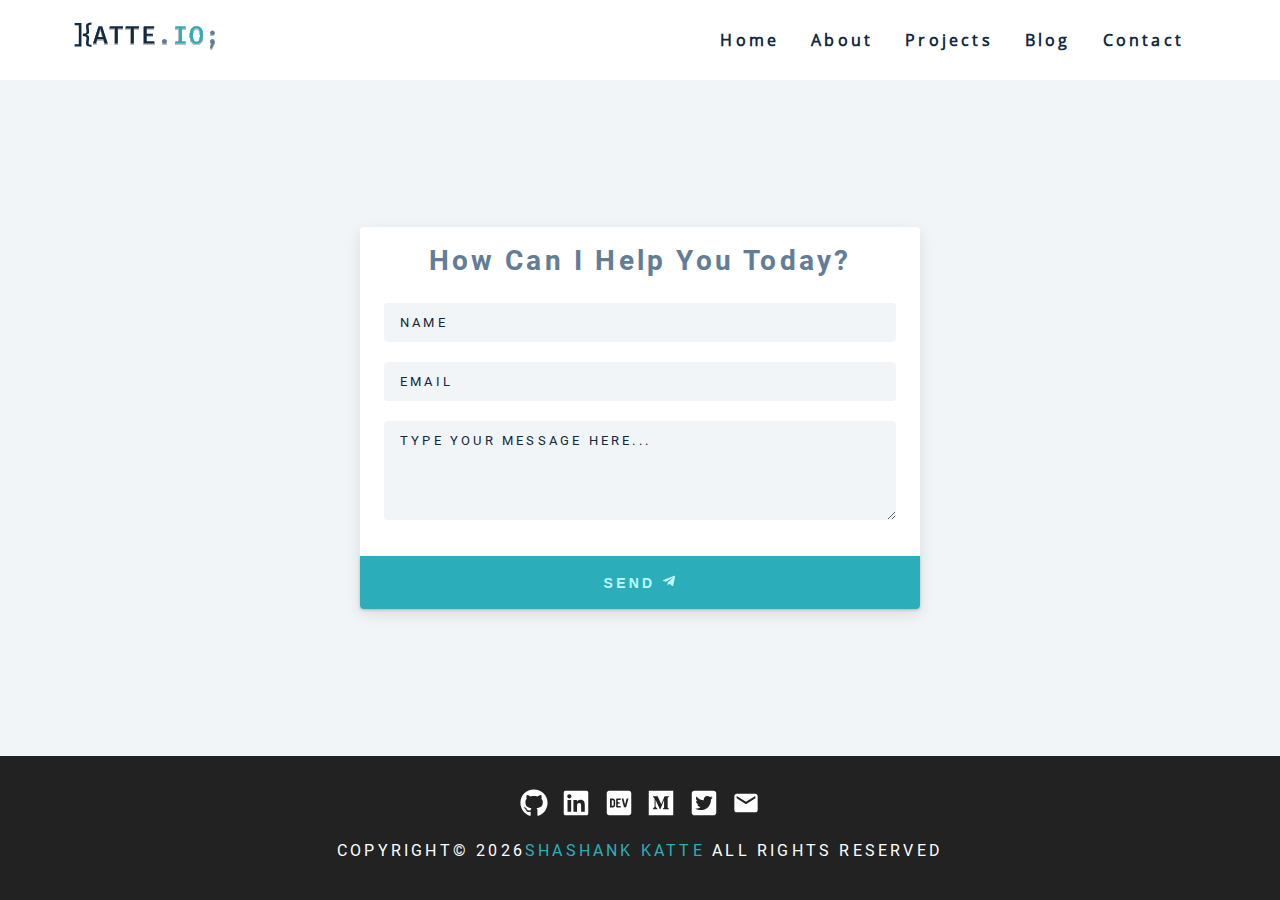
<file: contact/index.html>
<!DOCTYPE html><html lang="en"><head><meta charSet="utf-8"/><meta http-equiv="x-ua-compatible" content="ie=edge"/><meta name="viewport" content="width=device-width, initial-scale=1, shrink-to-fit=no"/><style data-href="/styles.9f4aacbf2d60cb0d9218.css" id="gatsby-global-css">:root{--clr-primary-1:#044e53;--clr-primary-2:#0a6c75;--clr-primary-3:#0e7c86;--clr-primary-4:#149199;--clr-primary-5:#2caeba;--clr-primary-6:#37bcc8;--clr-primary-7:#52d1da;--clr-primary-8:#88ebf2;--clr-primary-9:#bff8fd;--clr-primary-10:#e0fcff;--clr-grey-1:#102a42;--clr-grey-3:#324d67;--clr-grey-4:#48647f;--clr-grey-5:#617d98;--clr-grey-8:#bcccdc;--clr-grey-9:#dae2ec;--clr-grey-10:#f1f5f8;--clr-green-dark:#1d9527;--clr-red-dark:#bb2525;--clr-red-light:#e66b6b;--clr-white:#fff;--ff-primary:"Roboto",sans-serif;--ff-secondary:"Open Sans",sans-serif;--transition:all 0.3s linear;--spacing:0.2rem;--radius:0.25rem;--light-shadow:0 5px 15px rgba(0,0,0,0.1);--dark-shadow:0 5px 15px rgba(0,0,0,0.2);--max-width:1170px;--fixed-width:700px}*,:after,:before{margin:0;padding:0;box-sizing:border-box}body{font-family:var(--ff-secondary);background:var(--clr-white);color:var(--clr-grey-1);line-height:1.5;font-size:.875rem;margin-top:5rem}ul{list-style-type:none}a{text-decoration:none}h1,h2,h3,h4{letter-spacing:var(--spacing);text-transform:capitalize;line-height:1.25;margin-bottom:.75rem;font-family:var(--ff-primary)}h1{font-size:3rem}h2{font-size:2rem}h3{font-size:1.25rem}h4{font-size:.875rem}p{margin-bottom:1.25rem;color:var(--clr-grey-3)}@media screen and (min-width:800px){h1{font-size:4rem}h2{font-size:2.5rem}h3{font-size:1.75rem}body,h4{font-size:1rem}h1,h2,h3,h4{line-height:1}}.btn{text-transform:uppercase;background:var(--clr-primary-5);color:var(--clr-primary-9);padding:.375rem .75rem;letter-spacing:var(--spacing);display:inline-block;font-weight:700;transition:var(--transition);font-size:.875rem;border:2px solid transparent;cursor:pointer;box-shadow:0 1px 3px rgba(0,0,0,.2);border-radius:var(--radius)}.btn:hover{color:var(--clr-primary-1);background:var(--clr-primary-8)}.center-btn{display:block;width:12rem;text-align:center;margin:3rem auto 0}.section{padding:2rem 0}.section-center{width:90vw;margin:0 auto;max-width:1170px}@media screen and (min-width:992px){.section-center{width:95vw}}.underline{width:5rem;height:.25rem;margin-bottom:1.25rem;background:var(--clr-primary-5);margin-left:auto;margin-right:auto}.section-title{margin-bottom:4rem;text-align:center}.bg-grey{background:var(--clr-grey-10)}.social-links{margin-top:2rem;width:15rem;display:flex;justify-content:space-between}.social-link{font-size:1.75rem;color:var(--clr-grey-1);transition:var(--transition)}.social-link:hover{color:var(--clr-primary-5)}.navbar{position:absolute;top:0;left:0;width:100%;height:5rem;display:flex;align-items:center;z-index:200;background:var(--clr-white)}.nav-center{width:90vw;max-width:1170px;margin:0 auto}.nav-header{display:flex;justify-content:space-between;align-items:center}.nav-header img{width:25%;height:auto}.toggle-btn{font-size:2rem;background:transparent;border-color:transparent;color:var(--clr-primary-5);cursor:pointer;transition:var(--transition)}.toggle-btn:hover{color:var(--clr-primary-2)}.nav-links{display:none}@media screen and (min-width:768px){.toggle-btn{display:none}.nav-links{display:flex;justify-content:flex-end}.nav-links li{margin-right:2rem}.nav-links a{text-transform:capitalize;color:var(--clr-grey-1);font-weight:700;letter-spacing:var(--spacing);transition:var(--transition);padding:.5rem 0}.nav-links a:hover{color:var(--clr-primary-5);box-shadow:0 2px var(--clr-primary-5)}.nav-center{display:grid;grid-template-columns:auto 1fr;align-items:center}}@media screen and (min-width:992px){.navbar{background:transparent}}.sidebar{background:var(--clr-grey-10);position:fixed;top:0;left:0;width:100%;height:100%;z-index:999;display:grid;place-items:center;opacity:0;transition:var(--transition);transform:translateX(-100%)}.show-sidebar{opacity:1;transform:translateX(0)}.sidebar-links li{opacity:0}.sidebar-links li a{display:block;text-align:center;text-transform:capitalize;color:var(--clr-grey-5);letter-spacing:var(--spacing);margin-bottom:.5rem;font-size:2rem;transition:var(--transition);border-radius:var(--radius)}.sidebar-links li a:hover{background:var(--clr-primary-9);color:var(--clr-primary-5)}.close-btn{position:absolute;right:4.75%;top:2.75%;font-size:2.5rem;background:transparent;border-color:transparent;color:var(--clr-red-dark);cursor:pointer}@media screen and (min-width:992px){.sidebar{transform:translateX(-100%)}}.sidebar-links li{animation:slideRight .5s ease-in-out .3s forwards}.sidebar-links li:first-of-type{animation-delay:.25s}.sidebar-links li:nth-of-type(2){animation-delay:.5s}.sidebar-links li:nth-of-type(3){animation-delay:.75s}.sidebar-links li:nth-of-type(4){animation-delay:1s}.sidebar-links li:nth-of-type(5){animation-delay:1.25s}@keyframes slideRight{0%{transform:translateX(-200px);opacity:0}to{transform:translateX(0);opacity:1}}.sidebar-icons li{opacity:0;animation:slideUp .5s ease-in-out .3s forwards}.sidebar-icons li:first-of-type{animation-delay:.25s}.sidebar-icons li:nth-of-type(2){animation-delay:.5s}.sidebar-icons li:nth-of-type(3){animation-delay:.75s}.sidebar-icons li:nth-of-type(4){animation-delay:1s}.sidebar-icons li:nth-of-type(5){animation-delay:1.25s}@keyframes slideUp{0%{transform:translateY(200px);opacity:0}to{transform:translateY(0);opacity:1}}.hero{margin-top:-5rem;padding-top:5rem;height:100vh;background:var(--clr-primary-10);position:relative}.hero-center{height:100%;display:grid;align-items:center}.Scroll{grid-column:1;align-self:center;text-align:center;padding-right:20px;color:var(--clr-grey-5)}.hero .underline{margin-bottom:.5rem;margin-left:0}.hero-info{background:inherit}.hero-img{display:none}.hero-info h4{color:var(--clr-grey-5)}.hero-icons{justify-items:flex-start}.hero .btn,.scroll-more{margin-top:1.25rem}.scroll-more{text-align:right;width:100%}@media screen and (min-width:992px){.hero:before{content:"";position:absolute;top:0;left:65%;right:0;bottom:0;background:var(--clr-white)}.hero-center{grid-template-columns:repeat(12,1fr)}.hero h4{font-size:.85rem}.hero-info{grid-row:1/1;grid-column:1/span 8}.hero-img{display:block;grid-row:1/1;grid-column:6/-1}.Scroll{grid-column:8;align-self:center;text-align:center;padding-right:20px;color:var(--clr-grey-5)}}@media screen and (min-width:1170px){.hero h4{font-size:1rem}.hero-info{grid-column:1/span 8}.hero h4{line-height:1}.Scroll{grid-column:8;align-self:center;text-align:center;padding-right:0;color:var(--clr-grey-5)}}.service{background:var(--clr-white);padding:3rem 1.5rem;margin-bottom:2rem;border-radius:var(--radius);text-align:center;transition:var(--transition)}.service-icon{font-size:2rem;margin-bottom:1.5rem}.service .underline{width:3rem;height:.12rem}.service .underline,.service p{transition:var(--transition)}.service:hover{background:var(--clr-primary-5)}.service:hover,.service:hover p{color:var(--clr-primary-9)}.service:hover .underline{background:var(--clr-primary-9)}@media screen and (min-width:676px){.services-center{display:grid;grid-template-columns:1fr 1fr;column-gap:2rem}}@media screen and (min-width:992px){.services-center{grid-template-columns:1fr 1fr 1fr}}.jobs-center{width:80vw;margin:0 auto;max-width:var(--max-width)}.btn-container{display:flex;flex-direction:row;justify-content:center;margin-bottom:4rem}.job-btn{background:transparent;border-color:transparent;text-transform:capitalize;font-size:1.25rem;letter-spacing:var(--spacing);margin:0 .5rem;transition:var(--transition);cursor:pointer;padding:.25rem 0;line-height:1}.active-btn,.job-btn:hover{color:var(--clr-primary-5);box-shadow:0 2px var(--clr-primary-5)}.job-info h3{font-weight:400}.job-info h4{text-transform:uppercase;color:var(--clr-grey-5);background:var(--clr-grey-9);display:inline-block;padding:.375rem .75rem;border-radius:var(--radius)}.job-date{letter-spacing:var(--spacing)}.job-desc{display:grid;grid-template-columns:auto 1fr;column-gap:2rem;align-items:center;margin-bottom:1.25rem}.job-desc p{margin-bottom:0;color:var(--clr-grey-3)}.job-icon{color:var(--clr-primary-5)}@media screen and (min-width:992px){.jobs-center{width:90vw;display:grid;grid-template-columns:200px 1fr;column-gap:4rem}.btn-container{flex-direction:column;justify-content:flex-start}.job-btn{margin-bottom:1rem}.active-btn,.job-btn:hover{box-shadow:-2px 0 var(--clr-primary-5)}}.projects{background:var(--clr-grey-10)}.project{display:grid;margin-bottom:4rem}.project-img{border-top-left-radius:var(--radius);border-top-right-radius:var(--radius);height:19rem;z-index:1}.project-img:after{content:"";position:absolute;top:0;left:0;width:100%;height:100%;background:linear-gradient(to bottom right,var(--clr-primary-5),#222);opacity:.85;transition:var(--transition)}.project:hover .project-img:after{opacity:0}.project-info{background:var(--clr-white);padding:1rem 2rem;border-bottom-left-radius:var(--radius);border-bottom-right-radius:var(--radius)}.project-number{display:inline-block;font-size:1.25rem;color:var(--clr-primary-5);margin-bottom:.75rem}.project-info h3{font-weight:500;margin-bottom:1.5rem;font-size:1.5rem}.project-desc{word-spacing:15px;color:var(--clr-grey-3)}.project-stack{margin-bottom:1rem}.about-stack span,.project-stack span{display:inline-block;background:var(--clr-grey-9);color:var(--clr-grey-5);margin-right:.5rem;margin-top:.25rem;padding:.25rem .5rem;border-radius:var(--radius);text-transform:uppercase;letter-spacing:2px;font-size:.85rem}.about-stack span{margin-top:.5rem}.project-icon{color:var(--clr-primary-5);font-size:1.25rem;margin-right:.5rem;transition:var(--transition)}.project-icon:hover{color:var(--clr-primary-1)}@media screen and (min-width:576px){.project-img{height:19rem}}@media screen and (min-width:768px){.project-img{height:22rem}}@media screen and (min-width:992px){.project{grid-template-columns:repeat(12,1fr);align-items:center}.project-img{grid-column:1/span 8;height:30rem}.project-img,.project-info{grid-row:1/1;border-radius:var(--radius);box-shadow:var(--dark-shadow)}.project-info{z-index:1;grid-column:5/12}.project:nth-of-type(2n) .project-img{grid-column:5/-1;grid-row:1/1}.project:nth-of-type(2n) .project-info{grid-column:2/span 7;grid-row:1/1;text-align:left}}.blog{display:block;margin-bottom:2rem;background:var(--clr-grey-10);border-radius:var(--radius);box-shadow:var(--light-shadow);transition:var(--transition)}.blog:hover{box-shadow:var(--dark-shadow);transform:scale(1.02)}.blog article{height:100%;display:grid;grid-template-rows:auto 1fr}.blog-card{display:grid;grid-template-rows:auto 1fr auto}.blog-img{border-top-left-radius:var(--radius);border-top-right-radius:var(--radius);height:15rem}.blog-card{padding:1.5rem 1rem}.blog-card h4{color:var(--clr-grey-1)}.blog-footer{display:flex;justify-content:space-between;align-items:center}.blog-footer p{margin-bottom:0;font-weight:700;color:var(--clr-grey-5)}.blog-footer p:first-of-type{display:inline-block;background:var(--clr-grey-9);color:var(--clr-grey-5);margin-right:.5rem;padding:.25rem .5rem;border-radius:var(--radius);text-transform:uppercase;letter-spacing:2px;font-size:.85rem}@media screen and (min-width:576px){.blogs-center{display:grid;grid-template-columns:repeat(auto-fill,minmax(368px,1fr));column-gap:2rem}.blog-img{height:17.5rem}}@media screen and (min-width:850px){.blog-img{height:13.75rem}}.footer{height:9rem;background:#222;text-align:center;display:grid;place-items:center}.footer h4{margin-top:.5rem;color:var(--clr-white);font-weight:400;text-transform:uppercase}.footer h4 span{color:var(--clr-primary-5)}.footer-links{margin:0 auto 1rem}.footer .social-link{color:var(--clr-white)}.footer .social-link:hover{color:var(--clr-primary-5)}.about-page,.blog-page,.blog-template,.contact-page,.error-page,.projects-page{background:var(--clr-grey-10);min-height:calc(100vh - 14rem)}.error-page{display:grid;place-items:center;background:var(--clr-primary-10);text-align:center}.error-page h1{text-transform:uppercase;color:var(--clr-primary-1);margin-bottom:2rem}.blog-page .blog{background:var(--clr-white)}.about-page{padding:7rem 0}.about-img{margin-bottom:2rem;height:25rem}.about-text .section-title{margin-bottom:2rem;text-align:left}.about-text .underline{margin-left:0;margin-right:0}.about-text p{line-height:2}.stack-container{width:30rem;display:grid;grid-template-columns:1fr 1fr 1fr;row-gap:.5rem}.stack-container span{text-transform:uppercase;display:flex;align-items:center;letter-spacing:1px;color:var(--clr-grey-4)}.stack-icon{color:var(--clr-primary-5);margin-right:.25rem;font-size:1rem}@media screen and (min-width:992px){.about-center{display:grid;grid-template-columns:repeat(12,1fr);align-items:center;column-gap:4rem}.about-img{grid-column:1/span 5;margin-bottom:0}.about-text{grid-column:6/-1}}.contact-page{display:grid;place-items:center;padding:5rem 0}.contact-form{background:var(--clr-white);border-radius:var(--radius);text-align:center;box-shadow:var(--light-shadow);transition:var(--transition);width:90vw;max-width:35rem}.contact-form:hover{box-shadow:var(--dark-shadow)}.contact-form h3{padding-top:1.25rem;color:var(--clr-grey-5)}.form-group{padding:1rem 1.5rem}.form-control{display:block;width:100%;padding:.75rem 1rem;border:none;margin-bottom:1.25rem;background:var(--clr-grey-10);border-radius:var(--radius);text-transform:uppercase;letter-spacing:var(--spacing)}.form-control:-ms-input-placeholder{font-family:var(--ff-primary);color:var(--clr-grey-1);text-transform:uppercase;letter-spacing:var(--spacing)}.form-control::placeholder{font-family:var(--ff-primary);color:var(--clr-grey-1);text-transform:uppercase;letter-spacing:var(--spacing)}.submit-btn{display:block;width:100%;padding:1rem;border-bottom-left-radius:var(--radius);border-bottom-right-radius:var(--radius);border-top-right-radius:0;border-top-left-radius:0}.blog-template{padding:5rem 0}.blog-template h1,.blog-template h2{text-align:center}.blog-template h2{color:grey}.blog-template ul{margin-top:2rem;display:inline-block}.blog-template ul li{background:var(--clr-grey-9);color:var(--clr-grey-5);padding:.5rem 1rem;margin:1rem 0}.blog-template blockquote{background:var(--clr-primary-9);border-radius:var(--radius);padding:1rem;line-height:2;color:var(--clr-primary-5);margin:2rem 0}.blog-template pre{background:#222;color:#ff0;overflow-x:scroll;padding:1rem 1.5rem;border-radius:var(--radius)}.blog-template p img{width:100%;height:100%;margin:0;-o-object-fit:cover;object-fit:cover}.blog-template pre[class*=language-]{overflow:auto;padding:1.3125rem}.blog-template pre[class*=language-]::selection{background:#27292a}.blog-template pre[class*=language-]::selection,.blog-template pre[class*=language-] ::selection{text-shadow:none;background:hsla(0,0%,100%,.15)}.blog-template:not(pre)>code[class*=language-]{border-radius:.3em;background:var(--inlineCode-bg);color:var(--inlineCode-text);padding:.2rem .25rem;white-space:normal}.blog-template.token.attr-name{color:#addb67;font-style:italic}.blog-template.token.comment{color:#809393}.blog-template.token.string,.blog-template.token.url{color:#addb67}.blog-template.token.variable{color:#d6deeb}.blog-template.token.number{color:#f78c6c}.blog-template.token.builtin,.blog-template.token.char,.blog-template.token.constant,.blog-template.token.function{color:#82aaff}.blog-template.token.punctuation{color:#c792ea}.blog-template.token.doctype,.blog-template.token.selector{color:#c792ea;font-style:"italic"}.blog-template.token.class-name{color:#ffcb8b}.blog-template.token.keyword,.blog-template.token.operator,.blog-template.token.tag{color:#ffa7c4}.blog-template.token.boolean{color:#ff5874}.blog-template.token.property{color:#80cbc4}.blog-template.token.namespace{color:#b2ccd6}.blog-template pre[data-line]{padding:1em 0 1em 3em;position:relative}</style><meta name="generator" content="Gatsby 2.32.12"/><title data-react-helmet="true">Contact | Shashank Katte | katte.io </title><link data-react-helmet="true" rel="apple-touch-icon" sizes="180x180" href="/apple-touch-icon.png"/><link data-react-helmet="true" rel="icon" type="image/png" sizes="32x32" href="/favicon-32x32.png"/><link data-react-helmet="true" rel="icon" type="image/png" sizes="16x16" href="/favicon-16x16.png"/><link data-react-helmet="true" rel="manifest" href="/site.webmanifest"/><link data-react-helmet="true" rel="mask-icon" href="/safari-pinned-tab.svg" color="#5bbad5"/><meta data-react-helmet="true" name="msapplication-TileColor" content="#da532c"/><meta data-react-helmet="true" name="theme-color" content="#ffffff"/><meta data-react-helmet="true" name="description" content="Contact me - Shashank Katte"/><meta data-react-helmet="true" name="image" content="/twitter-img.png"/><meta data-react-helmet="true" name="twitter:card" content="summary_large_image"/><meta data-react-helmet="true" name="twitter:creator" content="@shashankkatte"/><meta data-react-helmet="true" name="twitter:title" content="Shashank Katte | katte.io "/><meta data-react-helmet="true" name="twitter:description" content="This is the portfolio website for shashank katte. Full Stack developer, Mentor and Agile DevOps Coach."/><meta data-react-helmet="true" name="twitter:image" content="https://www.katte.io/twitter-img.png"/><link rel="sitemap" type="application/xml" href="/sitemap.xml"/><link rel="preconnect" href="https://www.google-analytics.com"/><link rel="dns-prefetch" href="https://www.google-analytics.com"/><script>
  window.excludeGAPaths=[/^(?:\/preview\/(?:(?!(?:\/|^)\.).)*?)$/,/^(?:\/do\-not\-track\/me\/too\/)$/];
  function gaOptout(){document.cookie=disableStr+'=true; expires=Thu, 31 Dec 2099 23:59:59 UTC;path=/',window[disableStr]=!0}var gaProperty='G-4QYGNYBVSM',disableStr='ga-disable-'+gaProperty;document.cookie.indexOf(disableStr+'=true')>-1&&(window[disableStr]=!0);
  if(!(parseInt(navigator.doNotTrack) === 1 || parseInt(window.doNotTrack) === 1 || parseInt(navigator.msDoNotTrack) === 1 || navigator.doNotTrack === "yes")) {
    (function(i,s,o,g,r,a,m){i['GoogleAnalyticsObject']=r;i[r]=i[r]||function(){
    (i[r].q=i[r].q||[]).push(arguments)},i[r].l=1*new Date();a=s.createElement(o),
    m=s.getElementsByTagName(o)[0];a.async=1;a.src=g;m.parentNode.insertBefore(a,m)
    })(window,document,'script','https://www.google-analytics.com/analytics.js','ga');
  }
  if (typeof ga === "function") {
    ga('create', 'G-4QYGNYBVSM', 'auto', {});
      ga('set', 'anonymizeIp', true);
      
      
      
      
      }</script><link rel="preload" as="font" type="font/woff2" crossorigin="anonymous" href="/static/webfonts/s/roboto/v27/KFOmCnqEu92Fr1Mu4mxK.woff2"/><link rel="preload" as="font" type="font/woff2" crossorigin="anonymous" href="/static/webfonts/s/roboto/v27/KFOlCnqEu92Fr1MmWUlfBBc4.woff2"/><link rel="preload" as="font" type="font/woff2" crossorigin="anonymous" href="/static/webfonts/s/opensans/v18/mem8YaGs126MiZpBA-UFVZ0b.woff2"/><style>@font-face{font-family:Roboto;font-style:normal;font-weight:400;src:url(/static/webfonts/s/roboto/v27/KFOmCnqEu92Fr1Mu4mxK.woff2) format("woff2");font-display:swap}@font-face{font-family:Roboto;font-style:normal;font-weight:700;src:url(/static/webfonts/s/roboto/v27/KFOlCnqEu92Fr1MmWUlfBBc4.woff2) format("woff2");font-display:swap}@font-face{font-family:Roboto;font-style:normal;font-weight:400;src:url(/static/webfonts/s/roboto/v27/KFOmCnqEu92Fr1Mu4mxM.woff) format("woff");font-display:swap}@font-face{font-family:Roboto;font-style:normal;font-weight:700;src:url(/static/webfonts/s/roboto/v27/KFOlCnqEu92Fr1MmWUlfBBc-.woff) format("woff");font-display:swap}@font-face{font-family:Open Sans;font-style:normal;font-weight:400;src:url(/static/webfonts/s/opensans/v18/mem8YaGs126MiZpBA-UFVZ0b.woff2) format("woff2");font-display:swap}@font-face{font-family:Open Sans;font-style:normal;font-weight:400;src:url(/static/webfonts/s/opensans/v18/mem8YaGs126MiZpBA-UFVZ0d.woff) format("woff");font-display:swap}</style><link as="script" rel="preload" href="/webpack-runtime-4b66b1fcf7d5c05f7f27.js"/><link as="script" rel="preload" href="/framework-acd7498685eeb36e39da.js"/><link as="script" rel="preload" href="/styles-1043fb1b9b9e69356781.js"/><link as="script" rel="preload" href="/app-689be72879811442f0db.js"/><link as="script" rel="preload" href="/1bfc9850-fd7b48ecc76adadae253.js"/><link as="script" rel="preload" href="/252f366e-144ba1345991acd4a0a0.js"/><link as="script" rel="preload" href="/commons-6028abdff8339023e299.js"/><link as="script" rel="preload" href="/component---src-pages-contact-js-f9d9671b2d264aae16fa.js"/><link as="fetch" rel="preload" href="/page-data/contact/page-data.json" crossorigin="anonymous"/><link as="fetch" rel="preload" href="/page-data/sq/d/2337742411.json" crossorigin="anonymous"/><link as="fetch" rel="preload" href="/page-data/app-data.json" crossorigin="anonymous"/></head><body><div id="___gatsby"><div style="outline:none" tabindex="-1" id="gatsby-focus-wrapper"><nav class="navbar"><div class="nav-center"><div class="nav-header"><a href="/"><img src="[data-uri]" alt="logo"/></a><button type="button" class="toggle-btn"><svg stroke="currentColor" fill="currentColor" stroke-width="0" viewBox="0 0 448 512" height="1em" width="1em" xmlns="http://www.w3.org/2000/svg"><path d="M16 224h416a16 16 0 0 0 16-16v-32a16 16 0 0 0-16-16H16a16 16 0 0 0-16 16v32a16 16 0 0 0 16 16zm416 192H16a16 16 0 0 0-16 16v32a16 16 0 0 0 16 16h416a16 16 0 0 0 16-16v-32a16 16 0 0 0-16-16zm3.17-384H172.83A12.82 12.82 0 0 0 160 44.83v38.34A12.82 12.82 0 0 0 172.83 96h262.34A12.82 12.82 0 0 0 448 83.17V44.83A12.82 12.82 0 0 0 435.17 32zm0 256H172.83A12.82 12.82 0 0 0 160 300.83v38.34A12.82 12.82 0 0 0 172.83 352h262.34A12.82 12.82 0 0 0 448 339.17v-38.34A12.82 12.82 0 0 0 435.17 288z"></path></svg></button></div><ul class="page-links nav-links"><li><a href="/">home</a></li><li><a href="/about/">about</a></li><li><a href="/projects/">projects</a></li><li><a href="/blog/">blog</a></li><li><a aria-current="page" class="" href="/contact/">contact</a></li></ul></div></nav><aside class="sidebar "><button class="close-btn"><svg stroke="currentColor" fill="currentColor" stroke-width="0" viewBox="0 0 352 512" height="1em" width="1em" xmlns="http://www.w3.org/2000/svg"><path d="M242.72 256l100.07-100.07c12.28-12.28 12.28-32.19 0-44.48l-22.24-22.24c-12.28-12.28-32.19-12.28-44.48 0L176 189.28 75.93 89.21c-12.28-12.28-32.19-12.28-44.48 0L9.21 111.45c-12.28 12.28-12.28 32.19 0 44.48L109.28 256 9.21 356.07c-12.28 12.28-12.28 32.19 0 44.48l22.24 22.24c12.28 12.28 32.2 12.28 44.48 0L176 322.72l100.07 100.07c12.28 12.28 32.2 12.28 44.48 0l22.24-22.24c12.28-12.28 12.28-32.19 0-44.48L242.72 256z"></path></svg></button><div class="side-container"><ul class="page-links "><li><a href="/">home</a></li><li><a href="/about/">about</a></li><li><a href="/projects/">projects</a></li><li><a href="/blog/">blog</a></li><li><a aria-current="page" class="" href="/contact/">contact</a></li></ul><ul class="social-links "><li><a href="https://github.com/shashankkatte" class="social-link"><svg stroke="currentColor" fill="currentColor" stroke-width="0" viewBox="0 0 496 512" class="social-icon" height="1em" width="1em" xmlns="http://www.w3.org/2000/svg"><path d="M165.9 397.4c0 2-2.3 3.6-5.2 3.6-3.3.3-5.6-1.3-5.6-3.6 0-2 2.3-3.6 5.2-3.6 3-.3 5.6 1.3 5.6 3.6zm-31.1-4.5c-.7 2 1.3 4.3 4.3 4.9 2.6 1 5.6 0 6.2-2s-1.3-4.3-4.3-5.2c-2.6-.7-5.5.3-6.2 2.3zm44.2-1.7c-2.9.7-4.9 2.6-4.6 4.9.3 2 2.9 3.3 5.9 2.6 2.9-.7 4.9-2.6 4.6-4.6-.3-1.9-3-3.2-5.9-2.9zM244.8 8C106.1 8 0 113.3 0 252c0 110.9 69.8 205.8 169.5 239.2 12.8 2.3 17.3-5.6 17.3-12.1 0-6.2-.3-40.4-.3-61.4 0 0-70 15-84.7-29.8 0 0-11.4-29.1-27.8-36.6 0 0-22.9-15.7 1.6-15.4 0 0 24.9 2 38.6 25.8 21.9 38.6 58.6 27.5 72.9 20.9 2.3-16 8.8-27.1 16-33.7-55.9-6.2-112.3-14.3-112.3-110.5 0-27.5 7.6-41.3 23.6-58.9-2.6-6.5-11.1-33.3 2.6-67.9 20.9-6.5 69 27 69 27 20-5.6 41.5-8.5 62.8-8.5s42.8 2.9 62.8 8.5c0 0 48.1-33.6 69-27 13.7 34.7 5.2 61.4 2.6 67.9 16 17.7 25.8 31.5 25.8 58.9 0 96.5-58.9 104.2-114.8 110.5 9.2 7.9 17 22.9 17 46.4 0 33.7-.3 75.4-.3 83.6 0 6.5 4.6 14.4 17.3 12.1C428.2 457.8 496 362.9 496 252 496 113.3 383.5 8 244.8 8zM97.2 352.9c-1.3 1-1 3.3.7 5.2 1.6 1.6 3.9 2.3 5.2 1 1.3-1 1-3.3-.7-5.2-1.6-1.6-3.9-2.3-5.2-1zm-10.8-8.1c-.7 1.3.3 2.9 2.3 3.9 1.6 1 3.6.7 4.3-.7.7-1.3-.3-2.9-2.3-3.9-2-.6-3.6-.3-4.3.7zm32.4 35.6c-1.6 1.3-1 4.3 1.3 6.2 2.3 2.3 5.2 2.6 6.5 1 1.3-1.3.7-4.3-1.3-6.2-2.2-2.3-5.2-2.6-6.5-1zm-11.4-14.7c-1.6 1-1.6 3.6 0 5.9 1.6 2.3 4.3 3.3 5.6 2.3 1.6-1.3 1.6-3.9 0-6.2-1.4-2.3-4-3.3-5.6-2z"></path></svg></a></li><li><a href="https://www.linkedin.com/in/shashankkatte/" class="social-link"><svg stroke="currentColor" fill="currentColor" stroke-width="0" viewBox="0 0 448 512" class="social-icon" height="1em" width="1em" xmlns="http://www.w3.org/2000/svg"><path d="M416 32H31.9C14.3 32 0 46.5 0 64.3v383.4C0 465.5 14.3 480 31.9 480H416c17.6 0 32-14.5 32-32.3V64.3c0-17.8-14.4-32.3-32-32.3zM135.4 416H69V202.2h66.5V416zm-33.2-243c-21.3 0-38.5-17.3-38.5-38.5S80.9 96 102.2 96c21.2 0 38.5 17.3 38.5 38.5 0 21.3-17.2 38.5-38.5 38.5zm282.1 243h-66.4V312c0-24.8-.5-56.7-34.5-56.7-34.6 0-39.9 27-39.9 54.9V416h-66.4V202.2h63.7v29.2h.9c8.9-16.8 30.6-34.5 62.9-34.5 67.2 0 79.7 44.3 79.7 101.9V416z"></path></svg></a></li><li><a href="https://dev.to/shashankkatte" class="social-link"><svg stroke="currentColor" fill="currentColor" stroke-width="0" viewBox="0 0 448 512" class="social-icon" height="1em" width="1em" xmlns="http://www.w3.org/2000/svg"><path d="M120.12 208.29c-3.88-2.9-7.77-4.35-11.65-4.35H91.03v104.47h17.45c3.88 0 7.77-1.45 11.65-4.35 3.88-2.9 5.82-7.25 5.82-13.06v-69.65c-.01-5.8-1.96-10.16-5.83-13.06zM404.1 32H43.9C19.7 32 .06 51.59 0 75.8v360.4C.06 460.41 19.7 480 43.9 480h360.2c24.21 0 43.84-19.59 43.9-43.8V75.8c-.06-24.21-19.7-43.8-43.9-43.8zM154.2 291.19c0 18.81-11.61 47.31-48.36 47.25h-46.4V172.98h47.38c35.44 0 47.36 28.46 47.37 47.28l.01 70.93zm100.68-88.66H201.6v38.42h32.57v29.57H201.6v38.41h53.29v29.57h-62.18c-11.16.29-20.44-8.53-20.72-19.69V193.7c-.27-11.15 8.56-20.41 19.71-20.69h63.19l-.01 29.52zm103.64 115.29c-13.2 30.75-36.85 24.63-47.44 0l-38.53-144.8h32.57l29.71 113.72 29.57-113.72h32.58l-38.46 144.8z"></path></svg></a></li><li><a href="https://shashankkatte.medium.com/" class="social-link"><svg stroke="currentColor" fill="currentColor" stroke-width="0" viewBox="0 0 448 512" class="social-icon" height="1em" width="1em" xmlns="http://www.w3.org/2000/svg"><path d="M0 32v448h448V32H0zm372.2 106.1l-24 23c-2.1 1.6-3.1 4.2-2.7 6.7v169.3c-.4 2.6.6 5.2 2.7 6.7l23.5 23v5.1h-118V367l24.3-23.6c2.4-2.4 2.4-3.1 2.4-6.7V199.8l-67.6 171.6h-9.1L125 199.8v115c-.7 4.8 1 9.7 4.4 13.2l31.6 38.3v5.1H71.2v-5.1l31.6-38.3c3.4-3.5 4.9-8.4 4.1-13.2v-133c.4-3.7-1-7.3-3.8-9.8L75 138.1V133h87.3l67.4 148L289 133.1h83.2v5z"></path></svg></a></li><li><a href="https://twitter.com/shashankkatte" class="social-link"><svg stroke="currentColor" fill="currentColor" stroke-width="0" viewBox="0 0 448 512" class="social-icon" height="1em" width="1em" xmlns="http://www.w3.org/2000/svg"><path d="M400 32H48C21.5 32 0 53.5 0 80v352c0 26.5 21.5 48 48 48h352c26.5 0 48-21.5 48-48V80c0-26.5-21.5-48-48-48zm-48.9 158.8c.2 2.8.2 5.7.2 8.5 0 86.7-66 186.6-186.6 186.6-37.2 0-71.7-10.8-100.7-29.4 5.3.6 10.4.8 15.8.8 30.7 0 58.9-10.4 81.4-28-28.8-.6-53-19.5-61.3-45.5 10.1 1.5 19.2 1.5 29.6-1.2-30-6.1-52.5-32.5-52.5-64.4v-.8c8.7 4.9 18.9 7.9 29.6 8.3a65.447 65.447 0 0 1-29.2-54.6c0-12.2 3.2-23.4 8.9-33.1 32.3 39.8 80.8 65.8 135.2 68.6-9.3-44.5 24-80.6 64-80.6 18.9 0 35.9 7.9 47.9 20.7 14.8-2.8 29-8.3 41.6-15.8-4.9 15.2-15.2 28-28.8 36.1 13.2-1.4 26-5.1 37.8-10.2-8.9 13.1-20.1 24.7-32.9 34z"></path></svg></a></li><li><a href="mailto:shashank@katte.io" class="social-link"><svg stroke="currentColor" fill="currentColor" stroke-width="0" viewBox="0 0 24 24" class="social-icon" height="1em" width="1em" xmlns="http://www.w3.org/2000/svg"><path d="M20 4H4c-1.1 0-1.99.9-1.99 2L2 18c0 1.1.9 2 2 2h16c1.1 0 2-.9 2-2V6c0-1.1-.9-2-2-2zm0 4l-8 5-8-5V6l8 5 8-5v2z"></path></svg></a></li></ul></div></aside><section class="contact-page"><article class="contact-form"><h3>How can I help you today?</h3><form action="https://formspree.io/f/mdoykwye" method="POST"><div class="form-group"><input type="text" placeholder="name" name="name" class="form-control"/><input type="email" placeholder="email" name="email" class="form-control"/><textarea name="message" rows="5" placeholder="Type your message here..." class="form-control"></textarea></div><button type="submit" class="submit-btn btn">Send <svg stroke="currentColor" fill="currentColor" stroke-width="0" viewBox="0 0 448 512" class="social-icon" height="1em" width="1em" xmlns="http://www.w3.org/2000/svg"><path d="M446.7 98.6l-67.6 318.8c-5.1 22.5-18.4 28.1-37.3 17.5l-103-75.9-49.7 47.8c-5.5 5.5-10.1 10.1-20.7 10.1l7.4-104.9 190.9-172.5c8.3-7.4-1.8-11.5-12.9-4.1L117.8 284 16.2 252.2c-22.1-6.9-22.5-22.1 4.6-32.7L418.2 66.4c18.4-6.9 34.5 4.1 28.5 32.2z"></path></svg></button></form></article></section><footer class="footer"><div><ul class="social-links footer-links"><li><a href="https://github.com/shashankkatte" class="social-link"><svg stroke="currentColor" fill="currentColor" stroke-width="0" viewBox="0 0 496 512" class="social-icon" height="1em" width="1em" xmlns="http://www.w3.org/2000/svg"><path d="M165.9 397.4c0 2-2.3 3.6-5.2 3.6-3.3.3-5.6-1.3-5.6-3.6 0-2 2.3-3.6 5.2-3.6 3-.3 5.6 1.3 5.6 3.6zm-31.1-4.5c-.7 2 1.3 4.3 4.3 4.9 2.6 1 5.6 0 6.2-2s-1.3-4.3-4.3-5.2c-2.6-.7-5.5.3-6.2 2.3zm44.2-1.7c-2.9.7-4.9 2.6-4.6 4.9.3 2 2.9 3.3 5.9 2.6 2.9-.7 4.9-2.6 4.6-4.6-.3-1.9-3-3.2-5.9-2.9zM244.8 8C106.1 8 0 113.3 0 252c0 110.9 69.8 205.8 169.5 239.2 12.8 2.3 17.3-5.6 17.3-12.1 0-6.2-.3-40.4-.3-61.4 0 0-70 15-84.7-29.8 0 0-11.4-29.1-27.8-36.6 0 0-22.9-15.7 1.6-15.4 0 0 24.9 2 38.6 25.8 21.9 38.6 58.6 27.5 72.9 20.9 2.3-16 8.8-27.1 16-33.7-55.9-6.2-112.3-14.3-112.3-110.5 0-27.5 7.6-41.3 23.6-58.9-2.6-6.5-11.1-33.3 2.6-67.9 20.9-6.5 69 27 69 27 20-5.6 41.5-8.5 62.8-8.5s42.8 2.9 62.8 8.5c0 0 48.1-33.6 69-27 13.7 34.7 5.2 61.4 2.6 67.9 16 17.7 25.8 31.5 25.8 58.9 0 96.5-58.9 104.2-114.8 110.5 9.2 7.9 17 22.9 17 46.4 0 33.7-.3 75.4-.3 83.6 0 6.5 4.6 14.4 17.3 12.1C428.2 457.8 496 362.9 496 252 496 113.3 383.5 8 244.8 8zM97.2 352.9c-1.3 1-1 3.3.7 5.2 1.6 1.6 3.9 2.3 5.2 1 1.3-1 1-3.3-.7-5.2-1.6-1.6-3.9-2.3-5.2-1zm-10.8-8.1c-.7 1.3.3 2.9 2.3 3.9 1.6 1 3.6.7 4.3-.7.7-1.3-.3-2.9-2.3-3.9-2-.6-3.6-.3-4.3.7zm32.4 35.6c-1.6 1.3-1 4.3 1.3 6.2 2.3 2.3 5.2 2.6 6.5 1 1.3-1.3.7-4.3-1.3-6.2-2.2-2.3-5.2-2.6-6.5-1zm-11.4-14.7c-1.6 1-1.6 3.6 0 5.9 1.6 2.3 4.3 3.3 5.6 2.3 1.6-1.3 1.6-3.9 0-6.2-1.4-2.3-4-3.3-5.6-2z"></path></svg></a></li><li><a href="https://www.linkedin.com/in/shashankkatte/" class="social-link"><svg stroke="currentColor" fill="currentColor" stroke-width="0" viewBox="0 0 448 512" class="social-icon" height="1em" width="1em" xmlns="http://www.w3.org/2000/svg"><path d="M416 32H31.9C14.3 32 0 46.5 0 64.3v383.4C0 465.5 14.3 480 31.9 480H416c17.6 0 32-14.5 32-32.3V64.3c0-17.8-14.4-32.3-32-32.3zM135.4 416H69V202.2h66.5V416zm-33.2-243c-21.3 0-38.5-17.3-38.5-38.5S80.9 96 102.2 96c21.2 0 38.5 17.3 38.5 38.5 0 21.3-17.2 38.5-38.5 38.5zm282.1 243h-66.4V312c0-24.8-.5-56.7-34.5-56.7-34.6 0-39.9 27-39.9 54.9V416h-66.4V202.2h63.7v29.2h.9c8.9-16.8 30.6-34.5 62.9-34.5 67.2 0 79.7 44.3 79.7 101.9V416z"></path></svg></a></li><li><a href="https://dev.to/shashankkatte" class="social-link"><svg stroke="currentColor" fill="currentColor" stroke-width="0" viewBox="0 0 448 512" class="social-icon" height="1em" width="1em" xmlns="http://www.w3.org/2000/svg"><path d="M120.12 208.29c-3.88-2.9-7.77-4.35-11.65-4.35H91.03v104.47h17.45c3.88 0 7.77-1.45 11.65-4.35 3.88-2.9 5.82-7.25 5.82-13.06v-69.65c-.01-5.8-1.96-10.16-5.83-13.06zM404.1 32H43.9C19.7 32 .06 51.59 0 75.8v360.4C.06 460.41 19.7 480 43.9 480h360.2c24.21 0 43.84-19.59 43.9-43.8V75.8c-.06-24.21-19.7-43.8-43.9-43.8zM154.2 291.19c0 18.81-11.61 47.31-48.36 47.25h-46.4V172.98h47.38c35.44 0 47.36 28.46 47.37 47.28l.01 70.93zm100.68-88.66H201.6v38.42h32.57v29.57H201.6v38.41h53.29v29.57h-62.18c-11.16.29-20.44-8.53-20.72-19.69V193.7c-.27-11.15 8.56-20.41 19.71-20.69h63.19l-.01 29.52zm103.64 115.29c-13.2 30.75-36.85 24.63-47.44 0l-38.53-144.8h32.57l29.71 113.72 29.57-113.72h32.58l-38.46 144.8z"></path></svg></a></li><li><a href="https://shashankkatte.medium.com/" class="social-link"><svg stroke="currentColor" fill="currentColor" stroke-width="0" viewBox="0 0 448 512" class="social-icon" height="1em" width="1em" xmlns="http://www.w3.org/2000/svg"><path d="M0 32v448h448V32H0zm372.2 106.1l-24 23c-2.1 1.6-3.1 4.2-2.7 6.7v169.3c-.4 2.6.6 5.2 2.7 6.7l23.5 23v5.1h-118V367l24.3-23.6c2.4-2.4 2.4-3.1 2.4-6.7V199.8l-67.6 171.6h-9.1L125 199.8v115c-.7 4.8 1 9.7 4.4 13.2l31.6 38.3v5.1H71.2v-5.1l31.6-38.3c3.4-3.5 4.9-8.4 4.1-13.2v-133c.4-3.7-1-7.3-3.8-9.8L75 138.1V133h87.3l67.4 148L289 133.1h83.2v5z"></path></svg></a></li><li><a href="https://twitter.com/shashankkatte" class="social-link"><svg stroke="currentColor" fill="currentColor" stroke-width="0" viewBox="0 0 448 512" class="social-icon" height="1em" width="1em" xmlns="http://www.w3.org/2000/svg"><path d="M400 32H48C21.5 32 0 53.5 0 80v352c0 26.5 21.5 48 48 48h352c26.5 0 48-21.5 48-48V80c0-26.5-21.5-48-48-48zm-48.9 158.8c.2 2.8.2 5.7.2 8.5 0 86.7-66 186.6-186.6 186.6-37.2 0-71.7-10.8-100.7-29.4 5.3.6 10.4.8 15.8.8 30.7 0 58.9-10.4 81.4-28-28.8-.6-53-19.5-61.3-45.5 10.1 1.5 19.2 1.5 29.6-1.2-30-6.1-52.5-32.5-52.5-64.4v-.8c8.7 4.9 18.9 7.9 29.6 8.3a65.447 65.447 0 0 1-29.2-54.6c0-12.2 3.2-23.4 8.9-33.1 32.3 39.8 80.8 65.8 135.2 68.6-9.3-44.5 24-80.6 64-80.6 18.9 0 35.9 7.9 47.9 20.7 14.8-2.8 29-8.3 41.6-15.8-4.9 15.2-15.2 28-28.8 36.1 13.2-1.4 26-5.1 37.8-10.2-8.9 13.1-20.1 24.7-32.9 34z"></path></svg></a></li><li><a href="mailto:shashank@katte.io" class="social-link"><svg stroke="currentColor" fill="currentColor" stroke-width="0" viewBox="0 0 24 24" class="social-icon" height="1em" width="1em" xmlns="http://www.w3.org/2000/svg"><path d="M20 4H4c-1.1 0-1.99.9-1.99 2L2 18c0 1.1.9 2 2 2h16c1.1 0 2-.9 2-2V6c0-1.1-.9-2-2-2zm0 4l-8 5-8-5V6l8 5 8-5v2z"></path></svg></a></li></ul><h4>copyright© <!-- -->2021<span>Shashank Katte</span> all rights reserved</h4></div></footer></div><div id="gatsby-announcer" style="position:absolute;top:0;width:1px;height:1px;padding:0;overflow:hidden;clip:rect(0, 0, 0, 0);white-space:nowrap;border:0" aria-live="assertive" aria-atomic="true"></div></div><script id="gatsby-script-loader">/*<![CDATA[*/window.pagePath="/contact/";/*]]>*/</script><script id="gatsby-chunk-mapping">/*<![CDATA[*/window.___chunkMapping={"polyfill":["/polyfill-71bc872abbb08f1abb48.js"],"app":["/app-689be72879811442f0db.js"],"component---src-pages-404-js":["/component---src-pages-404-js-94ccae93eabcd60c496f.js"],"component---src-pages-about-js":["/component---src-pages-about-js-57121dc733e32c93d583.js"],"component---src-pages-blog-js":["/component---src-pages-blog-js-e79c3ff97078470145cb.js"],"component---src-pages-contact-js":["/component---src-pages-contact-js-f9d9671b2d264aae16fa.js"],"component---src-pages-index-js":["/component---src-pages-index-js-6e534373f367beced02b.js"],"component---src-pages-projects-js":["/component---src-pages-projects-js-83ae1d0c37dd50dea286.js"],"component---src-templates-blog-template-js":["/component---src-templates-blog-template-js-f92e314c38744e5881ab.js"]};/*]]>*/</script><script src="/polyfill-71bc872abbb08f1abb48.js" nomodule=""></script><script src="/component---src-pages-contact-js-f9d9671b2d264aae16fa.js" async=""></script><script src="/commons-6028abdff8339023e299.js" async=""></script><script src="/252f366e-144ba1345991acd4a0a0.js" async=""></script><script src="/1bfc9850-fd7b48ecc76adadae253.js" async=""></script><script src="/app-689be72879811442f0db.js" async=""></script><script src="/styles-1043fb1b9b9e69356781.js" async=""></script><script src="/framework-acd7498685eeb36e39da.js" async=""></script><script src="/webpack-runtime-4b66b1fcf7d5c05f7f27.js" async=""></script></body></html>
</file>
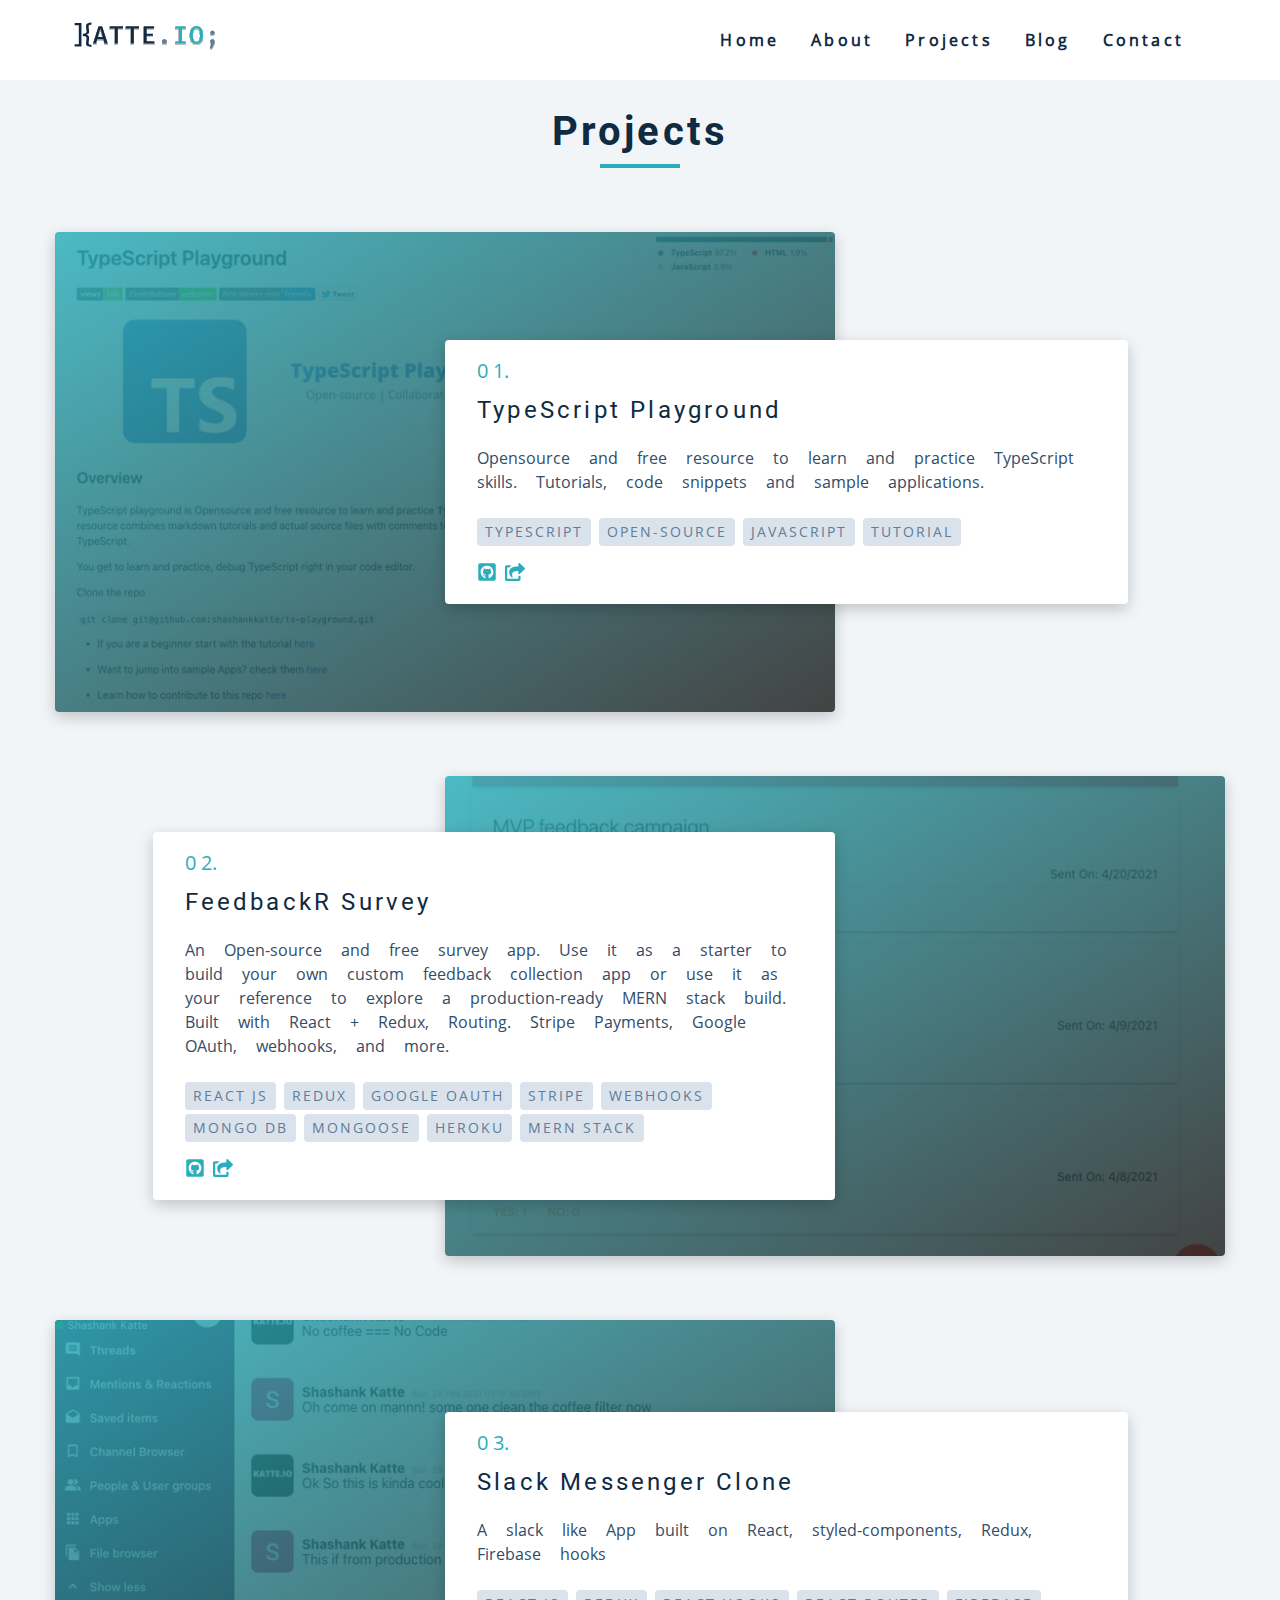
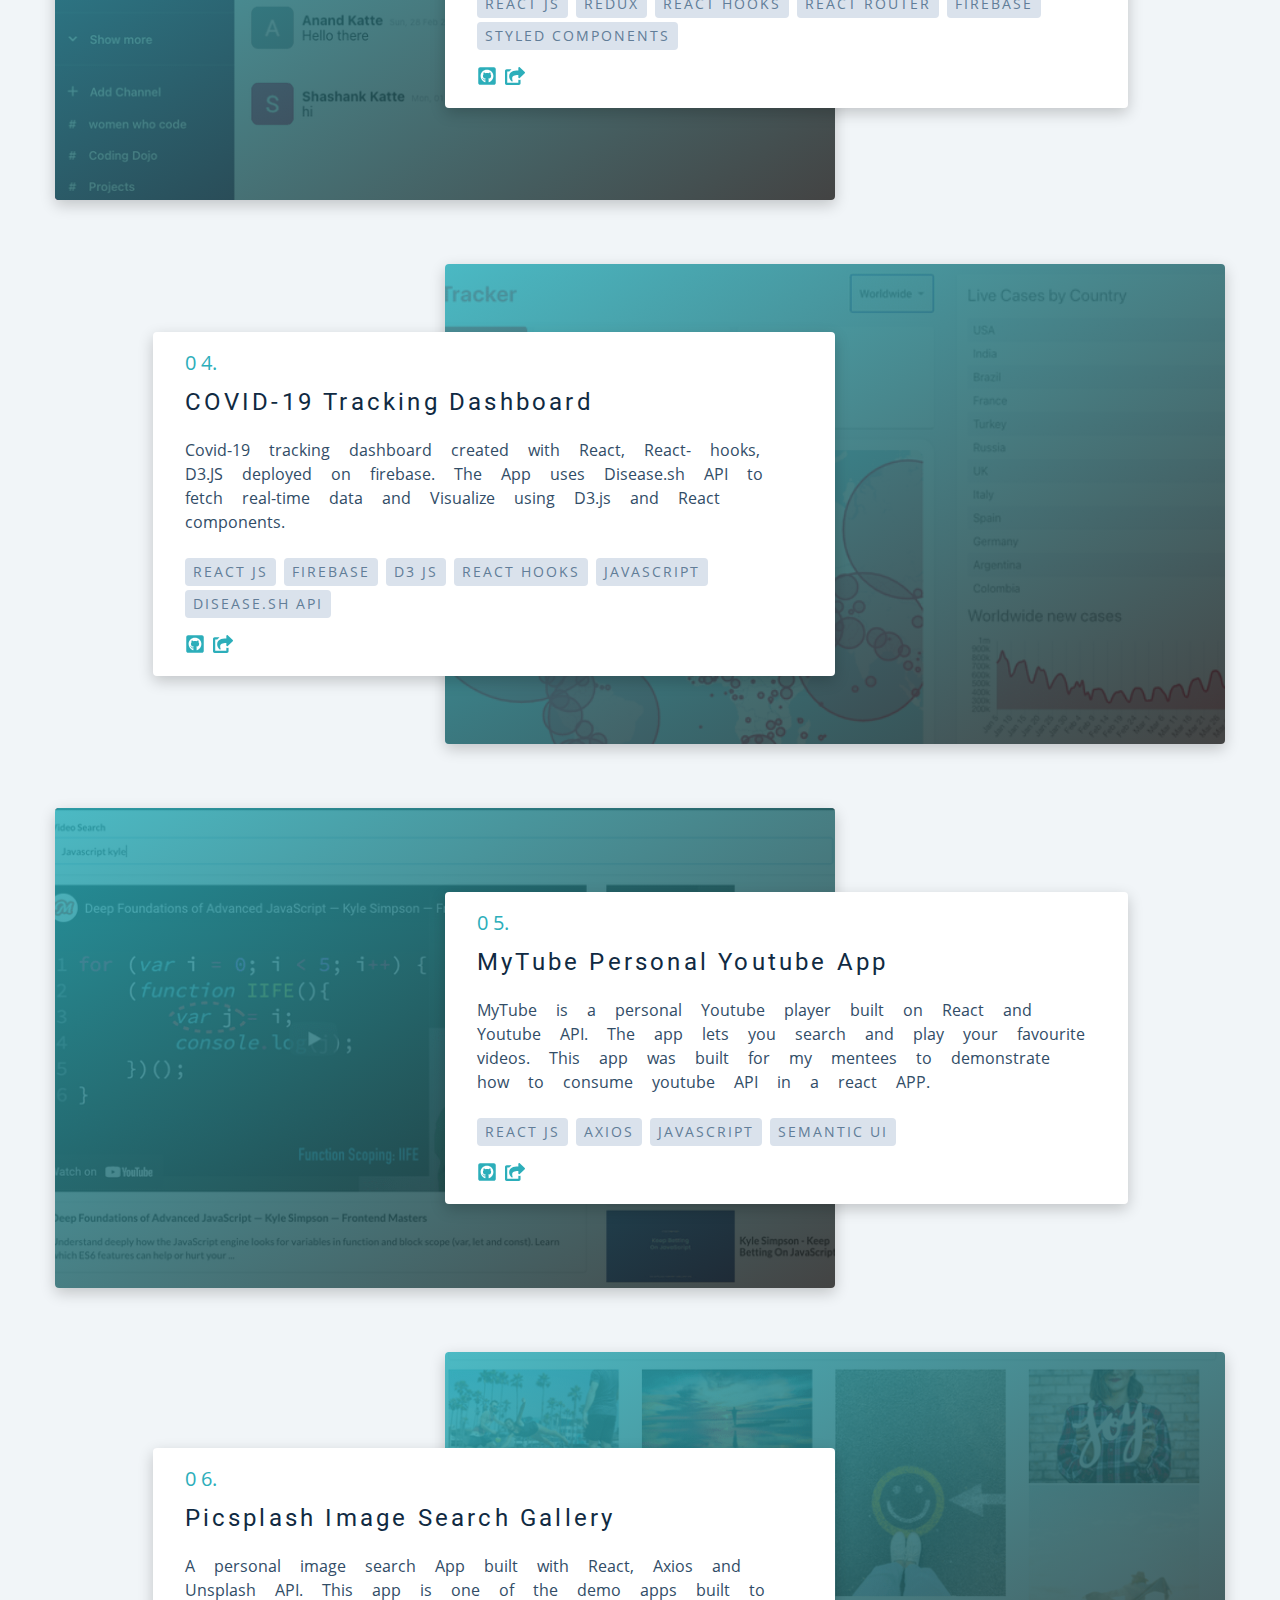
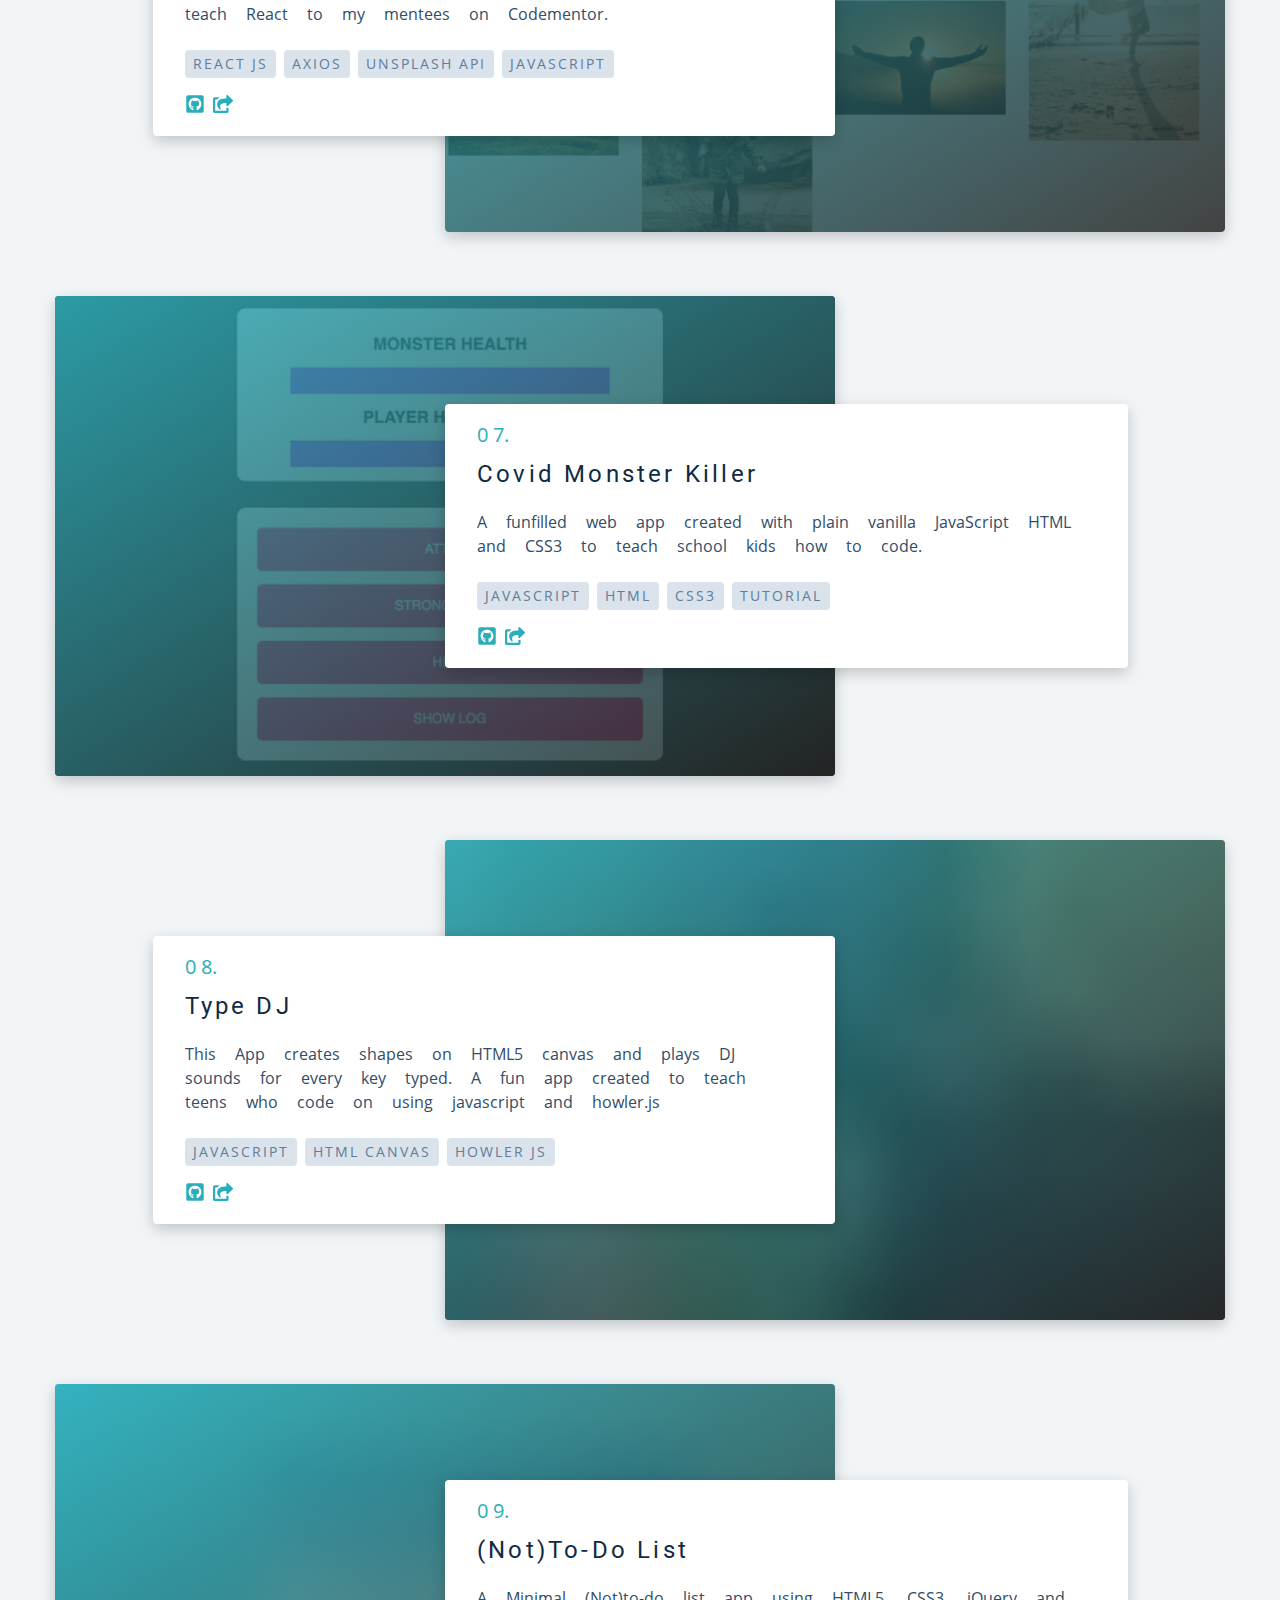
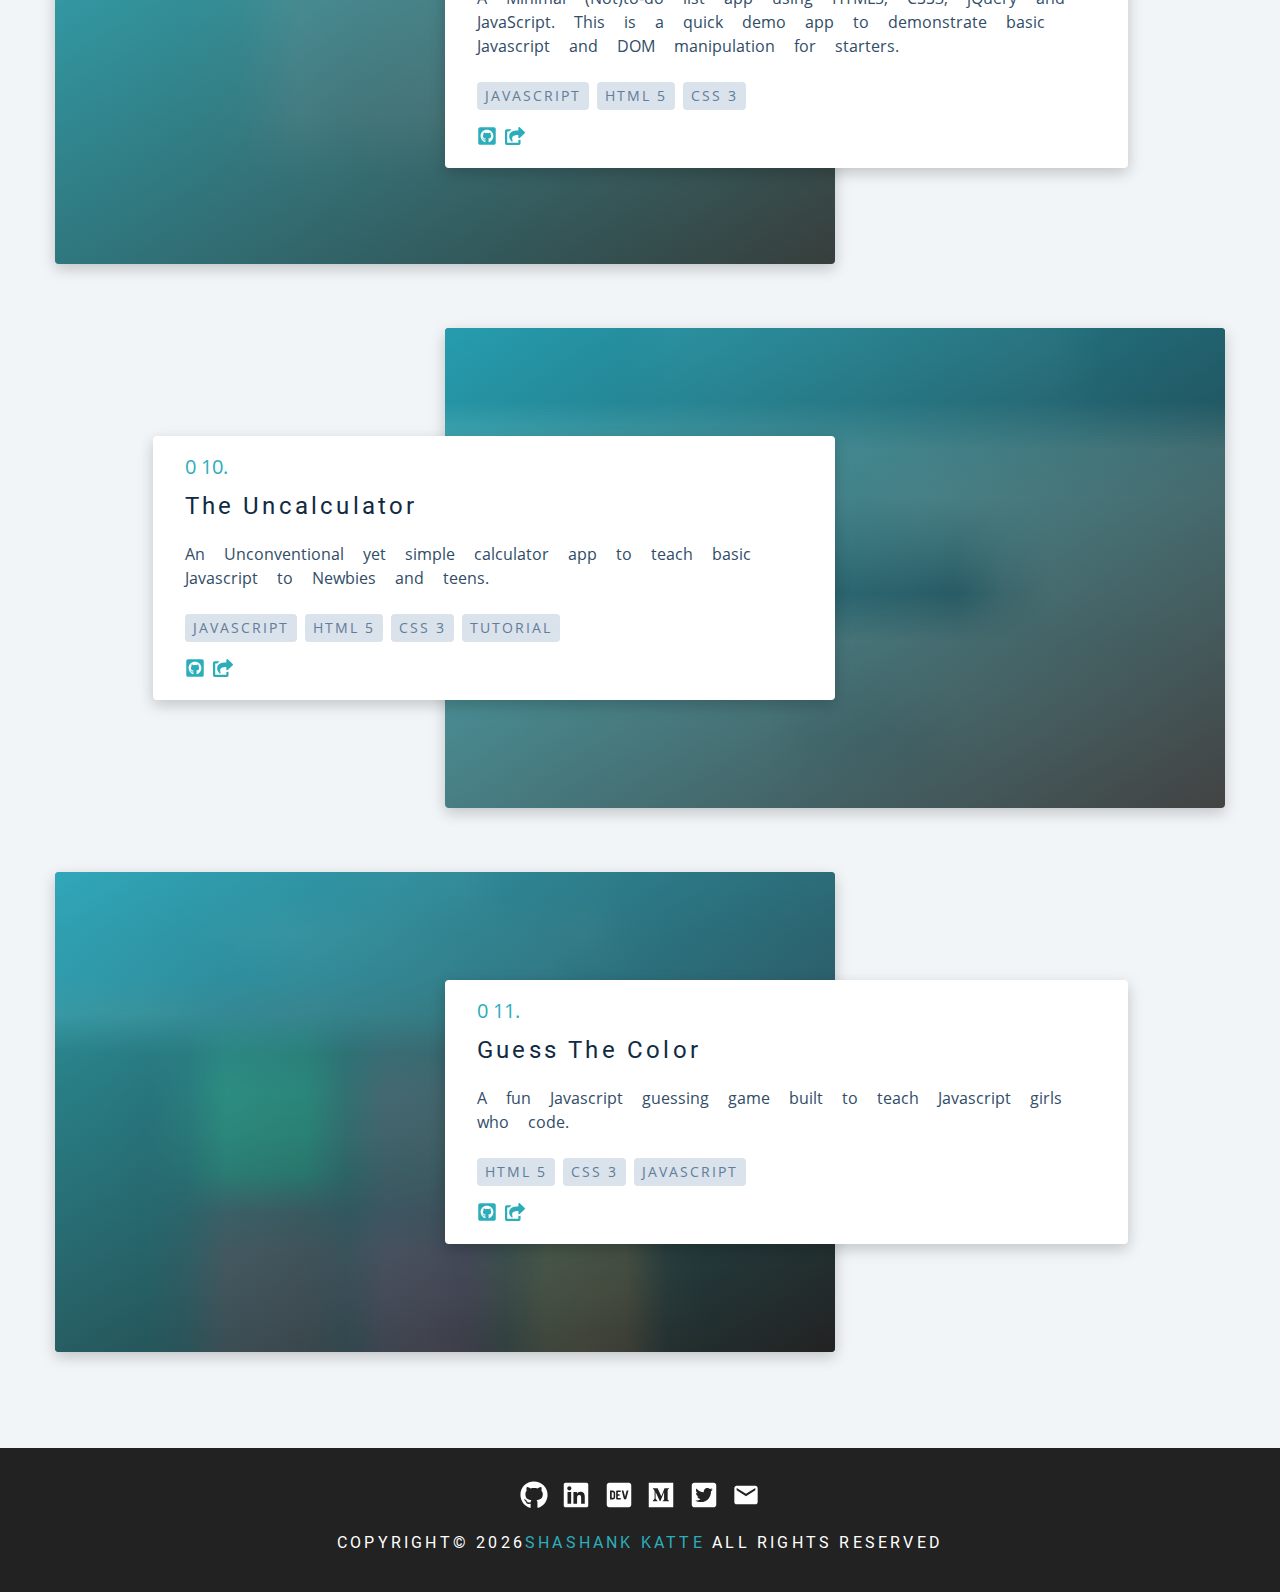
<file: projects/index.html>
<!DOCTYPE html><html lang="en"><head><meta charSet="utf-8"/><meta http-equiv="x-ua-compatible" content="ie=edge"/><meta name="viewport" content="width=device-width, initial-scale=1, shrink-to-fit=no"/><style data-href="/styles.9f4aacbf2d60cb0d9218.css" id="gatsby-global-css">:root{--clr-primary-1:#044e53;--clr-primary-2:#0a6c75;--clr-primary-3:#0e7c86;--clr-primary-4:#149199;--clr-primary-5:#2caeba;--clr-primary-6:#37bcc8;--clr-primary-7:#52d1da;--clr-primary-8:#88ebf2;--clr-primary-9:#bff8fd;--clr-primary-10:#e0fcff;--clr-grey-1:#102a42;--clr-grey-3:#324d67;--clr-grey-4:#48647f;--clr-grey-5:#617d98;--clr-grey-8:#bcccdc;--clr-grey-9:#dae2ec;--clr-grey-10:#f1f5f8;--clr-green-dark:#1d9527;--clr-red-dark:#bb2525;--clr-red-light:#e66b6b;--clr-white:#fff;--ff-primary:"Roboto",sans-serif;--ff-secondary:"Open Sans",sans-serif;--transition:all 0.3s linear;--spacing:0.2rem;--radius:0.25rem;--light-shadow:0 5px 15px rgba(0,0,0,0.1);--dark-shadow:0 5px 15px rgba(0,0,0,0.2);--max-width:1170px;--fixed-width:700px}*,:after,:before{margin:0;padding:0;box-sizing:border-box}body{font-family:var(--ff-secondary);background:var(--clr-white);color:var(--clr-grey-1);line-height:1.5;font-size:.875rem;margin-top:5rem}ul{list-style-type:none}a{text-decoration:none}h1,h2,h3,h4{letter-spacing:var(--spacing);text-transform:capitalize;line-height:1.25;margin-bottom:.75rem;font-family:var(--ff-primary)}h1{font-size:3rem}h2{font-size:2rem}h3{font-size:1.25rem}h4{font-size:.875rem}p{margin-bottom:1.25rem;color:var(--clr-grey-3)}@media screen and (min-width:800px){h1{font-size:4rem}h2{font-size:2.5rem}h3{font-size:1.75rem}body,h4{font-size:1rem}h1,h2,h3,h4{line-height:1}}.btn{text-transform:uppercase;background:var(--clr-primary-5);color:var(--clr-primary-9);padding:.375rem .75rem;letter-spacing:var(--spacing);display:inline-block;font-weight:700;transition:var(--transition);font-size:.875rem;border:2px solid transparent;cursor:pointer;box-shadow:0 1px 3px rgba(0,0,0,.2);border-radius:var(--radius)}.btn:hover{color:var(--clr-primary-1);background:var(--clr-primary-8)}.center-btn{display:block;width:12rem;text-align:center;margin:3rem auto 0}.section{padding:2rem 0}.section-center{width:90vw;margin:0 auto;max-width:1170px}@media screen and (min-width:992px){.section-center{width:95vw}}.underline{width:5rem;height:.25rem;margin-bottom:1.25rem;background:var(--clr-primary-5);margin-left:auto;margin-right:auto}.section-title{margin-bottom:4rem;text-align:center}.bg-grey{background:var(--clr-grey-10)}.social-links{margin-top:2rem;width:15rem;display:flex;justify-content:space-between}.social-link{font-size:1.75rem;color:var(--clr-grey-1);transition:var(--transition)}.social-link:hover{color:var(--clr-primary-5)}.navbar{position:absolute;top:0;left:0;width:100%;height:5rem;display:flex;align-items:center;z-index:200;background:var(--clr-white)}.nav-center{width:90vw;max-width:1170px;margin:0 auto}.nav-header{display:flex;justify-content:space-between;align-items:center}.nav-header img{width:25%;height:auto}.toggle-btn{font-size:2rem;background:transparent;border-color:transparent;color:var(--clr-primary-5);cursor:pointer;transition:var(--transition)}.toggle-btn:hover{color:var(--clr-primary-2)}.nav-links{display:none}@media screen and (min-width:768px){.toggle-btn{display:none}.nav-links{display:flex;justify-content:flex-end}.nav-links li{margin-right:2rem}.nav-links a{text-transform:capitalize;color:var(--clr-grey-1);font-weight:700;letter-spacing:var(--spacing);transition:var(--transition);padding:.5rem 0}.nav-links a:hover{color:var(--clr-primary-5);box-shadow:0 2px var(--clr-primary-5)}.nav-center{display:grid;grid-template-columns:auto 1fr;align-items:center}}@media screen and (min-width:992px){.navbar{background:transparent}}.sidebar{background:var(--clr-grey-10);position:fixed;top:0;left:0;width:100%;height:100%;z-index:999;display:grid;place-items:center;opacity:0;transition:var(--transition);transform:translateX(-100%)}.show-sidebar{opacity:1;transform:translateX(0)}.sidebar-links li{opacity:0}.sidebar-links li a{display:block;text-align:center;text-transform:capitalize;color:var(--clr-grey-5);letter-spacing:var(--spacing);margin-bottom:.5rem;font-size:2rem;transition:var(--transition);border-radius:var(--radius)}.sidebar-links li a:hover{background:var(--clr-primary-9);color:var(--clr-primary-5)}.close-btn{position:absolute;right:4.75%;top:2.75%;font-size:2.5rem;background:transparent;border-color:transparent;color:var(--clr-red-dark);cursor:pointer}@media screen and (min-width:992px){.sidebar{transform:translateX(-100%)}}.sidebar-links li{animation:slideRight .5s ease-in-out .3s forwards}.sidebar-links li:first-of-type{animation-delay:.25s}.sidebar-links li:nth-of-type(2){animation-delay:.5s}.sidebar-links li:nth-of-type(3){animation-delay:.75s}.sidebar-links li:nth-of-type(4){animation-delay:1s}.sidebar-links li:nth-of-type(5){animation-delay:1.25s}@keyframes slideRight{0%{transform:translateX(-200px);opacity:0}to{transform:translateX(0);opacity:1}}.sidebar-icons li{opacity:0;animation:slideUp .5s ease-in-out .3s forwards}.sidebar-icons li:first-of-type{animation-delay:.25s}.sidebar-icons li:nth-of-type(2){animation-delay:.5s}.sidebar-icons li:nth-of-type(3){animation-delay:.75s}.sidebar-icons li:nth-of-type(4){animation-delay:1s}.sidebar-icons li:nth-of-type(5){animation-delay:1.25s}@keyframes slideUp{0%{transform:translateY(200px);opacity:0}to{transform:translateY(0);opacity:1}}.hero{margin-top:-5rem;padding-top:5rem;height:100vh;background:var(--clr-primary-10);position:relative}.hero-center{height:100%;display:grid;align-items:center}.Scroll{grid-column:1;align-self:center;text-align:center;padding-right:20px;color:var(--clr-grey-5)}.hero .underline{margin-bottom:.5rem;margin-left:0}.hero-info{background:inherit}.hero-img{display:none}.hero-info h4{color:var(--clr-grey-5)}.hero-icons{justify-items:flex-start}.hero .btn,.scroll-more{margin-top:1.25rem}.scroll-more{text-align:right;width:100%}@media screen and (min-width:992px){.hero:before{content:"";position:absolute;top:0;left:65%;right:0;bottom:0;background:var(--clr-white)}.hero-center{grid-template-columns:repeat(12,1fr)}.hero h4{font-size:.85rem}.hero-info{grid-row:1/1;grid-column:1/span 8}.hero-img{display:block;grid-row:1/1;grid-column:6/-1}.Scroll{grid-column:8;align-self:center;text-align:center;padding-right:20px;color:var(--clr-grey-5)}}@media screen and (min-width:1170px){.hero h4{font-size:1rem}.hero-info{grid-column:1/span 8}.hero h4{line-height:1}.Scroll{grid-column:8;align-self:center;text-align:center;padding-right:0;color:var(--clr-grey-5)}}.service{background:var(--clr-white);padding:3rem 1.5rem;margin-bottom:2rem;border-radius:var(--radius);text-align:center;transition:var(--transition)}.service-icon{font-size:2rem;margin-bottom:1.5rem}.service .underline{width:3rem;height:.12rem}.service .underline,.service p{transition:var(--transition)}.service:hover{background:var(--clr-primary-5)}.service:hover,.service:hover p{color:var(--clr-primary-9)}.service:hover .underline{background:var(--clr-primary-9)}@media screen and (min-width:676px){.services-center{display:grid;grid-template-columns:1fr 1fr;column-gap:2rem}}@media screen and (min-width:992px){.services-center{grid-template-columns:1fr 1fr 1fr}}.jobs-center{width:80vw;margin:0 auto;max-width:var(--max-width)}.btn-container{display:flex;flex-direction:row;justify-content:center;margin-bottom:4rem}.job-btn{background:transparent;border-color:transparent;text-transform:capitalize;font-size:1.25rem;letter-spacing:var(--spacing);margin:0 .5rem;transition:var(--transition);cursor:pointer;padding:.25rem 0;line-height:1}.active-btn,.job-btn:hover{color:var(--clr-primary-5);box-shadow:0 2px var(--clr-primary-5)}.job-info h3{font-weight:400}.job-info h4{text-transform:uppercase;color:var(--clr-grey-5);background:var(--clr-grey-9);display:inline-block;padding:.375rem .75rem;border-radius:var(--radius)}.job-date{letter-spacing:var(--spacing)}.job-desc{display:grid;grid-template-columns:auto 1fr;column-gap:2rem;align-items:center;margin-bottom:1.25rem}.job-desc p{margin-bottom:0;color:var(--clr-grey-3)}.job-icon{color:var(--clr-primary-5)}@media screen and (min-width:992px){.jobs-center{width:90vw;display:grid;grid-template-columns:200px 1fr;column-gap:4rem}.btn-container{flex-direction:column;justify-content:flex-start}.job-btn{margin-bottom:1rem}.active-btn,.job-btn:hover{box-shadow:-2px 0 var(--clr-primary-5)}}.projects{background:var(--clr-grey-10)}.project{display:grid;margin-bottom:4rem}.project-img{border-top-left-radius:var(--radius);border-top-right-radius:var(--radius);height:19rem;z-index:1}.project-img:after{content:"";position:absolute;top:0;left:0;width:100%;height:100%;background:linear-gradient(to bottom right,var(--clr-primary-5),#222);opacity:.85;transition:var(--transition)}.project:hover .project-img:after{opacity:0}.project-info{background:var(--clr-white);padding:1rem 2rem;border-bottom-left-radius:var(--radius);border-bottom-right-radius:var(--radius)}.project-number{display:inline-block;font-size:1.25rem;color:var(--clr-primary-5);margin-bottom:.75rem}.project-info h3{font-weight:500;margin-bottom:1.5rem;font-size:1.5rem}.project-desc{word-spacing:15px;color:var(--clr-grey-3)}.project-stack{margin-bottom:1rem}.about-stack span,.project-stack span{display:inline-block;background:var(--clr-grey-9);color:var(--clr-grey-5);margin-right:.5rem;margin-top:.25rem;padding:.25rem .5rem;border-radius:var(--radius);text-transform:uppercase;letter-spacing:2px;font-size:.85rem}.about-stack span{margin-top:.5rem}.project-icon{color:var(--clr-primary-5);font-size:1.25rem;margin-right:.5rem;transition:var(--transition)}.project-icon:hover{color:var(--clr-primary-1)}@media screen and (min-width:576px){.project-img{height:19rem}}@media screen and (min-width:768px){.project-img{height:22rem}}@media screen and (min-width:992px){.project{grid-template-columns:repeat(12,1fr);align-items:center}.project-img{grid-column:1/span 8;height:30rem}.project-img,.project-info{grid-row:1/1;border-radius:var(--radius);box-shadow:var(--dark-shadow)}.project-info{z-index:1;grid-column:5/12}.project:nth-of-type(2n) .project-img{grid-column:5/-1;grid-row:1/1}.project:nth-of-type(2n) .project-info{grid-column:2/span 7;grid-row:1/1;text-align:left}}.blog{display:block;margin-bottom:2rem;background:var(--clr-grey-10);border-radius:var(--radius);box-shadow:var(--light-shadow);transition:var(--transition)}.blog:hover{box-shadow:var(--dark-shadow);transform:scale(1.02)}.blog article{height:100%;display:grid;grid-template-rows:auto 1fr}.blog-card{display:grid;grid-template-rows:auto 1fr auto}.blog-img{border-top-left-radius:var(--radius);border-top-right-radius:var(--radius);height:15rem}.blog-card{padding:1.5rem 1rem}.blog-card h4{color:var(--clr-grey-1)}.blog-footer{display:flex;justify-content:space-between;align-items:center}.blog-footer p{margin-bottom:0;font-weight:700;color:var(--clr-grey-5)}.blog-footer p:first-of-type{display:inline-block;background:var(--clr-grey-9);color:var(--clr-grey-5);margin-right:.5rem;padding:.25rem .5rem;border-radius:var(--radius);text-transform:uppercase;letter-spacing:2px;font-size:.85rem}@media screen and (min-width:576px){.blogs-center{display:grid;grid-template-columns:repeat(auto-fill,minmax(368px,1fr));column-gap:2rem}.blog-img{height:17.5rem}}@media screen and (min-width:850px){.blog-img{height:13.75rem}}.footer{height:9rem;background:#222;text-align:center;display:grid;place-items:center}.footer h4{margin-top:.5rem;color:var(--clr-white);font-weight:400;text-transform:uppercase}.footer h4 span{color:var(--clr-primary-5)}.footer-links{margin:0 auto 1rem}.footer .social-link{color:var(--clr-white)}.footer .social-link:hover{color:var(--clr-primary-5)}.about-page,.blog-page,.blog-template,.contact-page,.error-page,.projects-page{background:var(--clr-grey-10);min-height:calc(100vh - 14rem)}.error-page{display:grid;place-items:center;background:var(--clr-primary-10);text-align:center}.error-page h1{text-transform:uppercase;color:var(--clr-primary-1);margin-bottom:2rem}.blog-page .blog{background:var(--clr-white)}.about-page{padding:7rem 0}.about-img{margin-bottom:2rem;height:25rem}.about-text .section-title{margin-bottom:2rem;text-align:left}.about-text .underline{margin-left:0;margin-right:0}.about-text p{line-height:2}.stack-container{width:30rem;display:grid;grid-template-columns:1fr 1fr 1fr;row-gap:.5rem}.stack-container span{text-transform:uppercase;display:flex;align-items:center;letter-spacing:1px;color:var(--clr-grey-4)}.stack-icon{color:var(--clr-primary-5);margin-right:.25rem;font-size:1rem}@media screen and (min-width:992px){.about-center{display:grid;grid-template-columns:repeat(12,1fr);align-items:center;column-gap:4rem}.about-img{grid-column:1/span 5;margin-bottom:0}.about-text{grid-column:6/-1}}.contact-page{display:grid;place-items:center;padding:5rem 0}.contact-form{background:var(--clr-white);border-radius:var(--radius);text-align:center;box-shadow:var(--light-shadow);transition:var(--transition);width:90vw;max-width:35rem}.contact-form:hover{box-shadow:var(--dark-shadow)}.contact-form h3{padding-top:1.25rem;color:var(--clr-grey-5)}.form-group{padding:1rem 1.5rem}.form-control{display:block;width:100%;padding:.75rem 1rem;border:none;margin-bottom:1.25rem;background:var(--clr-grey-10);border-radius:var(--radius);text-transform:uppercase;letter-spacing:var(--spacing)}.form-control:-ms-input-placeholder{font-family:var(--ff-primary);color:var(--clr-grey-1);text-transform:uppercase;letter-spacing:var(--spacing)}.form-control::placeholder{font-family:var(--ff-primary);color:var(--clr-grey-1);text-transform:uppercase;letter-spacing:var(--spacing)}.submit-btn{display:block;width:100%;padding:1rem;border-bottom-left-radius:var(--radius);border-bottom-right-radius:var(--radius);border-top-right-radius:0;border-top-left-radius:0}.blog-template{padding:5rem 0}.blog-template h1,.blog-template h2{text-align:center}.blog-template h2{color:grey}.blog-template ul{margin-top:2rem;display:inline-block}.blog-template ul li{background:var(--clr-grey-9);color:var(--clr-grey-5);padding:.5rem 1rem;margin:1rem 0}.blog-template blockquote{background:var(--clr-primary-9);border-radius:var(--radius);padding:1rem;line-height:2;color:var(--clr-primary-5);margin:2rem 0}.blog-template pre{background:#222;color:#ff0;overflow-x:scroll;padding:1rem 1.5rem;border-radius:var(--radius)}.blog-template p img{width:100%;height:100%;margin:0;-o-object-fit:cover;object-fit:cover}.blog-template pre[class*=language-]{overflow:auto;padding:1.3125rem}.blog-template pre[class*=language-]::selection{background:#27292a}.blog-template pre[class*=language-]::selection,.blog-template pre[class*=language-] ::selection{text-shadow:none;background:hsla(0,0%,100%,.15)}.blog-template:not(pre)>code[class*=language-]{border-radius:.3em;background:var(--inlineCode-bg);color:var(--inlineCode-text);padding:.2rem .25rem;white-space:normal}.blog-template.token.attr-name{color:#addb67;font-style:italic}.blog-template.token.comment{color:#809393}.blog-template.token.string,.blog-template.token.url{color:#addb67}.blog-template.token.variable{color:#d6deeb}.blog-template.token.number{color:#f78c6c}.blog-template.token.builtin,.blog-template.token.char,.blog-template.token.constant,.blog-template.token.function{color:#82aaff}.blog-template.token.punctuation{color:#c792ea}.blog-template.token.doctype,.blog-template.token.selector{color:#c792ea;font-style:"italic"}.blog-template.token.class-name{color:#ffcb8b}.blog-template.token.keyword,.blog-template.token.operator,.blog-template.token.tag{color:#ffa7c4}.blog-template.token.boolean{color:#ff5874}.blog-template.token.property{color:#80cbc4}.blog-template.token.namespace{color:#b2ccd6}.blog-template pre[data-line]{padding:1em 0 1em 3em;position:relative}</style><meta name="generator" content="Gatsby 2.32.12"/><title data-react-helmet="true">Projects | Shashank Katte | katte.io </title><link data-react-helmet="true" rel="apple-touch-icon" sizes="180x180" href="/apple-touch-icon.png"/><link data-react-helmet="true" rel="icon" type="image/png" sizes="32x32" href="/favicon-32x32.png"/><link data-react-helmet="true" rel="icon" type="image/png" sizes="16x16" href="/favicon-16x16.png"/><link data-react-helmet="true" rel="manifest" href="/site.webmanifest"/><link data-react-helmet="true" rel="mask-icon" href="/safari-pinned-tab.svg" color="#5bbad5"/><meta data-react-helmet="true" name="msapplication-TileColor" content="#da532c"/><meta data-react-helmet="true" name="theme-color" content="#ffffff"/><meta data-react-helmet="true" name="description" content="Projects by Shashank Katte"/><meta data-react-helmet="true" name="image" content="/twitter-img.png"/><meta data-react-helmet="true" name="twitter:card" content="summary_large_image"/><meta data-react-helmet="true" name="twitter:creator" content="@shashankkatte"/><meta data-react-helmet="true" name="twitter:title" content="Shashank Katte | katte.io "/><meta data-react-helmet="true" name="twitter:description" content="This is the portfolio website for shashank katte. Full Stack developer, Mentor and Agile DevOps Coach."/><meta data-react-helmet="true" name="twitter:image" content="https://www.katte.io/twitter-img.png"/><link rel="sitemap" type="application/xml" href="/sitemap.xml"/><link rel="preconnect" href="https://www.google-analytics.com"/><link rel="dns-prefetch" href="https://www.google-analytics.com"/><script>
  window.excludeGAPaths=[/^(?:\/preview\/(?:(?!(?:\/|^)\.).)*?)$/,/^(?:\/do\-not\-track\/me\/too\/)$/];
  function gaOptout(){document.cookie=disableStr+'=true; expires=Thu, 31 Dec 2099 23:59:59 UTC;path=/',window[disableStr]=!0}var gaProperty='G-4QYGNYBVSM',disableStr='ga-disable-'+gaProperty;document.cookie.indexOf(disableStr+'=true')>-1&&(window[disableStr]=!0);
  if(!(parseInt(navigator.doNotTrack) === 1 || parseInt(window.doNotTrack) === 1 || parseInt(navigator.msDoNotTrack) === 1 || navigator.doNotTrack === "yes")) {
    (function(i,s,o,g,r,a,m){i['GoogleAnalyticsObject']=r;i[r]=i[r]||function(){
    (i[r].q=i[r].q||[]).push(arguments)},i[r].l=1*new Date();a=s.createElement(o),
    m=s.getElementsByTagName(o)[0];a.async=1;a.src=g;m.parentNode.insertBefore(a,m)
    })(window,document,'script','https://www.google-analytics.com/analytics.js','ga');
  }
  if (typeof ga === "function") {
    ga('create', 'G-4QYGNYBVSM', 'auto', {});
      ga('set', 'anonymizeIp', true);
      
      
      
      
      }</script><link rel="preload" as="font" type="font/woff2" crossorigin="anonymous" href="/static/webfonts/s/roboto/v27/KFOmCnqEu92Fr1Mu4mxK.woff2"/><link rel="preload" as="font" type="font/woff2" crossorigin="anonymous" href="/static/webfonts/s/roboto/v27/KFOlCnqEu92Fr1MmWUlfBBc4.woff2"/><link rel="preload" as="font" type="font/woff2" crossorigin="anonymous" href="/static/webfonts/s/opensans/v18/mem8YaGs126MiZpBA-UFVZ0b.woff2"/><style>@font-face{font-family:Roboto;font-style:normal;font-weight:400;src:url(/static/webfonts/s/roboto/v27/KFOmCnqEu92Fr1Mu4mxK.woff2) format("woff2");font-display:swap}@font-face{font-family:Roboto;font-style:normal;font-weight:700;src:url(/static/webfonts/s/roboto/v27/KFOlCnqEu92Fr1MmWUlfBBc4.woff2) format("woff2");font-display:swap}@font-face{font-family:Roboto;font-style:normal;font-weight:400;src:url(/static/webfonts/s/roboto/v27/KFOmCnqEu92Fr1Mu4mxM.woff) format("woff");font-display:swap}@font-face{font-family:Roboto;font-style:normal;font-weight:700;src:url(/static/webfonts/s/roboto/v27/KFOlCnqEu92Fr1MmWUlfBBc-.woff) format("woff");font-display:swap}@font-face{font-family:Open Sans;font-style:normal;font-weight:400;src:url(/static/webfonts/s/opensans/v18/mem8YaGs126MiZpBA-UFVZ0b.woff2) format("woff2");font-display:swap}@font-face{font-family:Open Sans;font-style:normal;font-weight:400;src:url(/static/webfonts/s/opensans/v18/mem8YaGs126MiZpBA-UFVZ0d.woff) format("woff");font-display:swap}</style><link as="script" rel="preload" href="/webpack-runtime-4b66b1fcf7d5c05f7f27.js"/><link as="script" rel="preload" href="/framework-acd7498685eeb36e39da.js"/><link as="script" rel="preload" href="/styles-1043fb1b9b9e69356781.js"/><link as="script" rel="preload" href="/app-689be72879811442f0db.js"/><link as="script" rel="preload" href="/1bfc9850-fd7b48ecc76adadae253.js"/><link as="script" rel="preload" href="/252f366e-144ba1345991acd4a0a0.js"/><link as="script" rel="preload" href="/commons-6028abdff8339023e299.js"/><link as="script" rel="preload" href="/46187a1112b3879093805b73285fa8251e7ab0de-6a0fec57ccfb825b195c.js"/><link as="script" rel="preload" href="/component---src-pages-projects-js-83ae1d0c37dd50dea286.js"/><link as="fetch" rel="preload" href="/page-data/projects/page-data.json" crossorigin="anonymous"/><link as="fetch" rel="preload" href="/page-data/sq/d/2337742411.json" crossorigin="anonymous"/><link as="fetch" rel="preload" href="/page-data/app-data.json" crossorigin="anonymous"/></head><body><div id="___gatsby"><div style="outline:none" tabindex="-1" id="gatsby-focus-wrapper"><nav class="navbar"><div class="nav-center"><div class="nav-header"><a href="/"><img src="[data-uri]" alt="logo"/></a><button type="button" class="toggle-btn"><svg stroke="currentColor" fill="currentColor" stroke-width="0" viewBox="0 0 448 512" height="1em" width="1em" xmlns="http://www.w3.org/2000/svg"><path d="M16 224h416a16 16 0 0 0 16-16v-32a16 16 0 0 0-16-16H16a16 16 0 0 0-16 16v32a16 16 0 0 0 16 16zm416 192H16a16 16 0 0 0-16 16v32a16 16 0 0 0 16 16h416a16 16 0 0 0 16-16v-32a16 16 0 0 0-16-16zm3.17-384H172.83A12.82 12.82 0 0 0 160 44.83v38.34A12.82 12.82 0 0 0 172.83 96h262.34A12.82 12.82 0 0 0 448 83.17V44.83A12.82 12.82 0 0 0 435.17 32zm0 256H172.83A12.82 12.82 0 0 0 160 300.83v38.34A12.82 12.82 0 0 0 172.83 352h262.34A12.82 12.82 0 0 0 448 339.17v-38.34A12.82 12.82 0 0 0 435.17 288z"></path></svg></button></div><ul class="page-links nav-links"><li><a href="/">home</a></li><li><a href="/about/">about</a></li><li><a aria-current="page" class="" href="/projects/">projects</a></li><li><a href="/blog/">blog</a></li><li><a href="/contact/">contact</a></li></ul></div></nav><aside class="sidebar "><button class="close-btn"><svg stroke="currentColor" fill="currentColor" stroke-width="0" viewBox="0 0 352 512" height="1em" width="1em" xmlns="http://www.w3.org/2000/svg"><path d="M242.72 256l100.07-100.07c12.28-12.28 12.28-32.19 0-44.48l-22.24-22.24c-12.28-12.28-32.19-12.28-44.48 0L176 189.28 75.93 89.21c-12.28-12.28-32.19-12.28-44.48 0L9.21 111.45c-12.28 12.28-12.28 32.19 0 44.48L109.28 256 9.21 356.07c-12.28 12.28-12.28 32.19 0 44.48l22.24 22.24c12.28 12.28 32.2 12.28 44.48 0L176 322.72l100.07 100.07c12.28 12.28 32.2 12.28 44.48 0l22.24-22.24c12.28-12.28 12.28-32.19 0-44.48L242.72 256z"></path></svg></button><div class="side-container"><ul class="page-links "><li><a href="/">home</a></li><li><a href="/about/">about</a></li><li><a aria-current="page" class="" href="/projects/">projects</a></li><li><a href="/blog/">blog</a></li><li><a href="/contact/">contact</a></li></ul><ul class="social-links "><li><a href="https://github.com/shashankkatte" class="social-link"><svg stroke="currentColor" fill="currentColor" stroke-width="0" viewBox="0 0 496 512" class="social-icon" height="1em" width="1em" xmlns="http://www.w3.org/2000/svg"><path d="M165.9 397.4c0 2-2.3 3.6-5.2 3.6-3.3.3-5.6-1.3-5.6-3.6 0-2 2.3-3.6 5.2-3.6 3-.3 5.6 1.3 5.6 3.6zm-31.1-4.5c-.7 2 1.3 4.3 4.3 4.9 2.6 1 5.6 0 6.2-2s-1.3-4.3-4.3-5.2c-2.6-.7-5.5.3-6.2 2.3zm44.2-1.7c-2.9.7-4.9 2.6-4.6 4.9.3 2 2.9 3.3 5.9 2.6 2.9-.7 4.9-2.6 4.6-4.6-.3-1.9-3-3.2-5.9-2.9zM244.8 8C106.1 8 0 113.3 0 252c0 110.9 69.8 205.8 169.5 239.2 12.8 2.3 17.3-5.6 17.3-12.1 0-6.2-.3-40.4-.3-61.4 0 0-70 15-84.7-29.8 0 0-11.4-29.1-27.8-36.6 0 0-22.9-15.7 1.6-15.4 0 0 24.9 2 38.6 25.8 21.9 38.6 58.6 27.5 72.9 20.9 2.3-16 8.8-27.1 16-33.7-55.9-6.2-112.3-14.3-112.3-110.5 0-27.5 7.6-41.3 23.6-58.9-2.6-6.5-11.1-33.3 2.6-67.9 20.9-6.5 69 27 69 27 20-5.6 41.5-8.5 62.8-8.5s42.8 2.9 62.8 8.5c0 0 48.1-33.6 69-27 13.7 34.7 5.2 61.4 2.6 67.9 16 17.7 25.8 31.5 25.8 58.9 0 96.5-58.9 104.2-114.8 110.5 9.2 7.9 17 22.9 17 46.4 0 33.7-.3 75.4-.3 83.6 0 6.5 4.6 14.4 17.3 12.1C428.2 457.8 496 362.9 496 252 496 113.3 383.5 8 244.8 8zM97.2 352.9c-1.3 1-1 3.3.7 5.2 1.6 1.6 3.9 2.3 5.2 1 1.3-1 1-3.3-.7-5.2-1.6-1.6-3.9-2.3-5.2-1zm-10.8-8.1c-.7 1.3.3 2.9 2.3 3.9 1.6 1 3.6.7 4.3-.7.7-1.3-.3-2.9-2.3-3.9-2-.6-3.6-.3-4.3.7zm32.4 35.6c-1.6 1.3-1 4.3 1.3 6.2 2.3 2.3 5.2 2.6 6.5 1 1.3-1.3.7-4.3-1.3-6.2-2.2-2.3-5.2-2.6-6.5-1zm-11.4-14.7c-1.6 1-1.6 3.6 0 5.9 1.6 2.3 4.3 3.3 5.6 2.3 1.6-1.3 1.6-3.9 0-6.2-1.4-2.3-4-3.3-5.6-2z"></path></svg></a></li><li><a href="https://www.linkedin.com/in/shashankkatte/" class="social-link"><svg stroke="currentColor" fill="currentColor" stroke-width="0" viewBox="0 0 448 512" class="social-icon" height="1em" width="1em" xmlns="http://www.w3.org/2000/svg"><path d="M416 32H31.9C14.3 32 0 46.5 0 64.3v383.4C0 465.5 14.3 480 31.9 480H416c17.6 0 32-14.5 32-32.3V64.3c0-17.8-14.4-32.3-32-32.3zM135.4 416H69V202.2h66.5V416zm-33.2-243c-21.3 0-38.5-17.3-38.5-38.5S80.9 96 102.2 96c21.2 0 38.5 17.3 38.5 38.5 0 21.3-17.2 38.5-38.5 38.5zm282.1 243h-66.4V312c0-24.8-.5-56.7-34.5-56.7-34.6 0-39.9 27-39.9 54.9V416h-66.4V202.2h63.7v29.2h.9c8.9-16.8 30.6-34.5 62.9-34.5 67.2 0 79.7 44.3 79.7 101.9V416z"></path></svg></a></li><li><a href="https://dev.to/shashankkatte" class="social-link"><svg stroke="currentColor" fill="currentColor" stroke-width="0" viewBox="0 0 448 512" class="social-icon" height="1em" width="1em" xmlns="http://www.w3.org/2000/svg"><path d="M120.12 208.29c-3.88-2.9-7.77-4.35-11.65-4.35H91.03v104.47h17.45c3.88 0 7.77-1.45 11.65-4.35 3.88-2.9 5.82-7.25 5.82-13.06v-69.65c-.01-5.8-1.96-10.16-5.83-13.06zM404.1 32H43.9C19.7 32 .06 51.59 0 75.8v360.4C.06 460.41 19.7 480 43.9 480h360.2c24.21 0 43.84-19.59 43.9-43.8V75.8c-.06-24.21-19.7-43.8-43.9-43.8zM154.2 291.19c0 18.81-11.61 47.31-48.36 47.25h-46.4V172.98h47.38c35.44 0 47.36 28.46 47.37 47.28l.01 70.93zm100.68-88.66H201.6v38.42h32.57v29.57H201.6v38.41h53.29v29.57h-62.18c-11.16.29-20.44-8.53-20.72-19.69V193.7c-.27-11.15 8.56-20.41 19.71-20.69h63.19l-.01 29.52zm103.64 115.29c-13.2 30.75-36.85 24.63-47.44 0l-38.53-144.8h32.57l29.71 113.72 29.57-113.72h32.58l-38.46 144.8z"></path></svg></a></li><li><a href="https://shashankkatte.medium.com/" class="social-link"><svg stroke="currentColor" fill="currentColor" stroke-width="0" viewBox="0 0 448 512" class="social-icon" height="1em" width="1em" xmlns="http://www.w3.org/2000/svg"><path d="M0 32v448h448V32H0zm372.2 106.1l-24 23c-2.1 1.6-3.1 4.2-2.7 6.7v169.3c-.4 2.6.6 5.2 2.7 6.7l23.5 23v5.1h-118V367l24.3-23.6c2.4-2.4 2.4-3.1 2.4-6.7V199.8l-67.6 171.6h-9.1L125 199.8v115c-.7 4.8 1 9.7 4.4 13.2l31.6 38.3v5.1H71.2v-5.1l31.6-38.3c3.4-3.5 4.9-8.4 4.1-13.2v-133c.4-3.7-1-7.3-3.8-9.8L75 138.1V133h87.3l67.4 148L289 133.1h83.2v5z"></path></svg></a></li><li><a href="https://twitter.com/shashankkatte" class="social-link"><svg stroke="currentColor" fill="currentColor" stroke-width="0" viewBox="0 0 448 512" class="social-icon" height="1em" width="1em" xmlns="http://www.w3.org/2000/svg"><path d="M400 32H48C21.5 32 0 53.5 0 80v352c0 26.5 21.5 48 48 48h352c26.5 0 48-21.5 48-48V80c0-26.5-21.5-48-48-48zm-48.9 158.8c.2 2.8.2 5.7.2 8.5 0 86.7-66 186.6-186.6 186.6-37.2 0-71.7-10.8-100.7-29.4 5.3.6 10.4.8 15.8.8 30.7 0 58.9-10.4 81.4-28-28.8-.6-53-19.5-61.3-45.5 10.1 1.5 19.2 1.5 29.6-1.2-30-6.1-52.5-32.5-52.5-64.4v-.8c8.7 4.9 18.9 7.9 29.6 8.3a65.447 65.447 0 0 1-29.2-54.6c0-12.2 3.2-23.4 8.9-33.1 32.3 39.8 80.8 65.8 135.2 68.6-9.3-44.5 24-80.6 64-80.6 18.9 0 35.9 7.9 47.9 20.7 14.8-2.8 29-8.3 41.6-15.8-4.9 15.2-15.2 28-28.8 36.1 13.2-1.4 26-5.1 37.8-10.2-8.9 13.1-20.1 24.7-32.9 34z"></path></svg></a></li><li><a href="mailto:shashank@katte.io" class="social-link"><svg stroke="currentColor" fill="currentColor" stroke-width="0" viewBox="0 0 24 24" class="social-icon" height="1em" width="1em" xmlns="http://www.w3.org/2000/svg"><path d="M20 4H4c-1.1 0-1.99.9-1.99 2L2 18c0 1.1.9 2 2 2h16c1.1 0 2-.9 2-2V6c0-1.1-.9-2-2-2zm0 4l-8 5-8-5V6l8 5 8-5v2z"></path></svg></a></li></ul></div></aside><section class="projects-page"><section class="section projects"><div class="section-title"><h2> Projects</h2><div class="underline"></div></div><div class="section-center projects-center"><article class="project"><div class="project-img gatsby-image-wrapper" style="position:relative;overflow:hidden"><div aria-hidden="true" style="width:100%;padding-bottom:67%"></div><img aria-hidden="true" src="[data-uri]" alt="" style="position:absolute;top:0;left:0;width:100%;height:100%;object-fit:cover;object-position:center;opacity:1;transition-delay:500ms"/><noscript><picture><source srcset="/static/9c4cdc584541f9e21035eb0e70078ea4/69585/11ff26b3cb1fe71b71c9dd23c2caea54.png 200w,
/static/9c4cdc584541f9e21035eb0e70078ea4/497c6/11ff26b3cb1fe71b71c9dd23c2caea54.png 400w,
/static/9c4cdc584541f9e21035eb0e70078ea4/ee604/11ff26b3cb1fe71b71c9dd23c2caea54.png 800w,
/static/9c4cdc584541f9e21035eb0e70078ea4/f3583/11ff26b3cb1fe71b71c9dd23c2caea54.png 1200w,
/static/9c4cdc584541f9e21035eb0e70078ea4/2b78a/11ff26b3cb1fe71b71c9dd23c2caea54.png 1217w" sizes="(max-width: 800px) 100vw, 800px" /><img loading="lazy" sizes="(max-width: 800px) 100vw, 800px" srcset="/static/9c4cdc584541f9e21035eb0e70078ea4/69585/11ff26b3cb1fe71b71c9dd23c2caea54.png 200w,
/static/9c4cdc584541f9e21035eb0e70078ea4/497c6/11ff26b3cb1fe71b71c9dd23c2caea54.png 400w,
/static/9c4cdc584541f9e21035eb0e70078ea4/ee604/11ff26b3cb1fe71b71c9dd23c2caea54.png 800w,
/static/9c4cdc584541f9e21035eb0e70078ea4/f3583/11ff26b3cb1fe71b71c9dd23c2caea54.png 1200w,
/static/9c4cdc584541f9e21035eb0e70078ea4/2b78a/11ff26b3cb1fe71b71c9dd23c2caea54.png 1217w" src="/static/9c4cdc584541f9e21035eb0e70078ea4/ee604/11ff26b3cb1fe71b71c9dd23c2caea54.png" alt="" style="position:absolute;top:0;left:0;opacity:1;width:100%;height:100%;object-fit:cover;object-position:center"/></picture></noscript></div><div class="project-info"><span class="project-number">0 <!-- -->1<!-- -->. </span><h3>TypeScript Playground</h3><p class="project-desc">Opensource and free resource to learn and practice TypeScript skills. Tutorials, code snippets and sample applications.</p><div class="project-stack"><span class="">TypeScript</span><span class="">Open-Source</span><span class="">JavaScript</span><span class="">Tutorial</span></div><div class="project-links"><a href="https://github.com/shashankkatte/ts-playground"><svg stroke="currentColor" fill="currentColor" stroke-width="0" viewBox="0 0 448 512" class="project-icon" height="1em" width="1em" xmlns="http://www.w3.org/2000/svg"><path d="M400 32H48C21.5 32 0 53.5 0 80v352c0 26.5 21.5 48 48 48h352c26.5 0 48-21.5 48-48V80c0-26.5-21.5-48-48-48zM277.3 415.7c-8.4 1.5-11.5-3.7-11.5-8 0-5.4.2-33 .2-55.3 0-15.6-5.2-25.5-11.3-30.7 37-4.1 76-9.2 76-73.1 0-18.2-6.5-27.3-17.1-39 1.7-4.3 7.4-22-1.7-45-13.9-4.3-45.7 17.9-45.7 17.9-13.2-3.7-27.5-5.6-41.6-5.6-14.1 0-28.4 1.9-41.6 5.6 0 0-31.8-22.2-45.7-17.9-9.1 22.9-3.5 40.6-1.7 45-10.6 11.7-15.6 20.8-15.6 39 0 63.6 37.3 69 74.3 73.1-4.8 4.3-9.1 11.7-10.6 22.3-9.5 4.3-33.8 11.7-48.3-13.9-9.1-15.8-25.5-17.1-25.5-17.1-16.2-.2-1.1 10.2-1.1 10.2 10.8 5 18.4 24.2 18.4 24.2 9.7 29.7 56.1 19.7 56.1 19.7 0 13.9.2 36.5.2 40.6 0 4.3-3 9.5-11.5 8-66-22.1-112.2-84.9-112.2-158.3 0-91.8 70.2-161.5 162-161.5S388 165.6 388 257.4c.1 73.4-44.7 136.3-110.7 158.3zm-98.1-61.1c-1.9.4-3.7-.4-3.9-1.7-.2-1.5 1.1-2.8 3-3.2 1.9-.2 3.7.6 3.9 1.9.3 1.3-1 2.6-3 3zm-9.5-.9c0 1.3-1.5 2.4-3.5 2.4-2.2.2-3.7-.9-3.7-2.4 0-1.3 1.5-2.4 3.5-2.4 1.9-.2 3.7.9 3.7 2.4zm-13.7-1.1c-.4 1.3-2.4 1.9-4.1 1.3-1.9-.4-3.2-1.9-2.8-3.2.4-1.3 2.4-1.9 4.1-1.5 2 .6 3.3 2.1 2.8 3.4zm-12.3-5.4c-.9 1.1-2.8.9-4.3-.6-1.5-1.3-1.9-3.2-.9-4.1.9-1.1 2.8-.9 4.3.6 1.3 1.3 1.8 3.3.9 4.1zm-9.1-9.1c-.9.6-2.6 0-3.7-1.5s-1.1-3.2 0-3.9c1.1-.9 2.8-.2 3.7 1.3 1.1 1.5 1.1 3.3 0 4.1zm-6.5-9.7c-.9.9-2.4.4-3.5-.6-1.1-1.3-1.3-2.8-.4-3.5.9-.9 2.4-.4 3.5.6 1.1 1.3 1.3 2.8.4 3.5zm-6.7-7.4c-.4.9-1.7 1.1-2.8.4-1.3-.6-1.9-1.7-1.5-2.6.4-.6 1.5-.9 2.8-.4 1.3.7 1.9 1.8 1.5 2.6z"></path></svg></a><a href="https://github.com/shashankkatte/ts-playground"><svg stroke="currentColor" fill="currentColor" stroke-width="0" viewBox="0 0 576 512" class="project-icon" height="1em" width="1em" xmlns="http://www.w3.org/2000/svg"><path d="M568.482 177.448L424.479 313.433C409.3 327.768 384 317.14 384 295.985v-71.963c-144.575.97-205.566 35.113-164.775 171.353 4.483 14.973-12.846 26.567-25.006 17.33C155.252 383.105 120 326.488 120 269.339c0-143.937 117.599-172.5 264-173.312V24.012c0-21.174 25.317-31.768 40.479-17.448l144.003 135.988c10.02 9.463 10.028 25.425 0 34.896zM384 379.128V448H64V128h50.916a11.99 11.99 0 0 0 8.648-3.693c14.953-15.568 32.237-27.89 51.014-37.676C185.708 80.83 181.584 64 169.033 64H48C21.49 64 0 85.49 0 112v352c0 26.51 21.49 48 48 48h352c26.51 0 48-21.49 48-48v-88.806c0-8.288-8.197-14.066-16.011-11.302a71.83 71.83 0 0 1-34.189 3.377c-7.27-1.046-13.8 4.514-13.8 11.859z"></path></svg></a></div></div></article><article class="project"><div class="project-img gatsby-image-wrapper" style="position:relative;overflow:hidden"><div aria-hidden="true" style="width:100%;padding-bottom:72.5%"></div><img aria-hidden="true" src="[data-uri]" alt="" style="position:absolute;top:0;left:0;width:100%;height:100%;object-fit:cover;object-position:center;opacity:1;transition-delay:500ms"/><noscript><picture><source srcset="/static/c9ca83cf0e570be1920febe5e09ce303/69585/1c47fab15f1f21821bf03dd9fe2e8993.png 200w,
/static/c9ca83cf0e570be1920febe5e09ce303/497c6/1c47fab15f1f21821bf03dd9fe2e8993.png 400w,
/static/c9ca83cf0e570be1920febe5e09ce303/ee604/1c47fab15f1f21821bf03dd9fe2e8993.png 800w,
/static/c9ca83cf0e570be1920febe5e09ce303/48c23/1c47fab15f1f21821bf03dd9fe2e8993.png 912w" sizes="(max-width: 800px) 100vw, 800px" /><img loading="lazy" sizes="(max-width: 800px) 100vw, 800px" srcset="/static/c9ca83cf0e570be1920febe5e09ce303/69585/1c47fab15f1f21821bf03dd9fe2e8993.png 200w,
/static/c9ca83cf0e570be1920febe5e09ce303/497c6/1c47fab15f1f21821bf03dd9fe2e8993.png 400w,
/static/c9ca83cf0e570be1920febe5e09ce303/ee604/1c47fab15f1f21821bf03dd9fe2e8993.png 800w,
/static/c9ca83cf0e570be1920febe5e09ce303/48c23/1c47fab15f1f21821bf03dd9fe2e8993.png 912w" src="/static/c9ca83cf0e570be1920febe5e09ce303/ee604/1c47fab15f1f21821bf03dd9fe2e8993.png" alt="" style="position:absolute;top:0;left:0;opacity:1;width:100%;height:100%;object-fit:cover;object-position:center"/></picture></noscript></div><div class="project-info"><span class="project-number">0 <!-- -->2<!-- -->. </span><h3>FeedbackR Survey</h3><p class="project-desc">An Open-source and free survey app. Use it as a starter to build your own custom feedback collection app or use it as your reference to explore a production-ready MERN stack build.

Built with React + Redux, Routing. Stripe Payments, Google OAuth, webhooks, and more.</p><div class="project-stack"><span class="">React JS</span><span class="">Redux</span><span class="">Google OAuth </span><span class="">Stripe</span><span class="">Webhooks</span><span class="">Mongo DB</span><span class="">Mongoose</span><span class="">Heroku</span><span class="">MERN Stack</span></div><div class="project-links"><a href="https://github.com/shashankkatte/feedbackr-mern"><svg stroke="currentColor" fill="currentColor" stroke-width="0" viewBox="0 0 448 512" class="project-icon" height="1em" width="1em" xmlns="http://www.w3.org/2000/svg"><path d="M400 32H48C21.5 32 0 53.5 0 80v352c0 26.5 21.5 48 48 48h352c26.5 0 48-21.5 48-48V80c0-26.5-21.5-48-48-48zM277.3 415.7c-8.4 1.5-11.5-3.7-11.5-8 0-5.4.2-33 .2-55.3 0-15.6-5.2-25.5-11.3-30.7 37-4.1 76-9.2 76-73.1 0-18.2-6.5-27.3-17.1-39 1.7-4.3 7.4-22-1.7-45-13.9-4.3-45.7 17.9-45.7 17.9-13.2-3.7-27.5-5.6-41.6-5.6-14.1 0-28.4 1.9-41.6 5.6 0 0-31.8-22.2-45.7-17.9-9.1 22.9-3.5 40.6-1.7 45-10.6 11.7-15.6 20.8-15.6 39 0 63.6 37.3 69 74.3 73.1-4.8 4.3-9.1 11.7-10.6 22.3-9.5 4.3-33.8 11.7-48.3-13.9-9.1-15.8-25.5-17.1-25.5-17.1-16.2-.2-1.1 10.2-1.1 10.2 10.8 5 18.4 24.2 18.4 24.2 9.7 29.7 56.1 19.7 56.1 19.7 0 13.9.2 36.5.2 40.6 0 4.3-3 9.5-11.5 8-66-22.1-112.2-84.9-112.2-158.3 0-91.8 70.2-161.5 162-161.5S388 165.6 388 257.4c.1 73.4-44.7 136.3-110.7 158.3zm-98.1-61.1c-1.9.4-3.7-.4-3.9-1.7-.2-1.5 1.1-2.8 3-3.2 1.9-.2 3.7.6 3.9 1.9.3 1.3-1 2.6-3 3zm-9.5-.9c0 1.3-1.5 2.4-3.5 2.4-2.2.2-3.7-.9-3.7-2.4 0-1.3 1.5-2.4 3.5-2.4 1.9-.2 3.7.9 3.7 2.4zm-13.7-1.1c-.4 1.3-2.4 1.9-4.1 1.3-1.9-.4-3.2-1.9-2.8-3.2.4-1.3 2.4-1.9 4.1-1.5 2 .6 3.3 2.1 2.8 3.4zm-12.3-5.4c-.9 1.1-2.8.9-4.3-.6-1.5-1.3-1.9-3.2-.9-4.1.9-1.1 2.8-.9 4.3.6 1.3 1.3 1.8 3.3.9 4.1zm-9.1-9.1c-.9.6-2.6 0-3.7-1.5s-1.1-3.2 0-3.9c1.1-.9 2.8-.2 3.7 1.3 1.1 1.5 1.1 3.3 0 4.1zm-6.5-9.7c-.9.9-2.4.4-3.5-.6-1.1-1.3-1.3-2.8-.4-3.5.9-.9 2.4-.4 3.5.6 1.1 1.3 1.3 2.8.4 3.5zm-6.7-7.4c-.4.9-1.7 1.1-2.8.4-1.3-.6-1.9-1.7-1.5-2.6.4-.6 1.5-.9 2.8-.4 1.3.7 1.9 1.8 1.5 2.6z"></path></svg></a><a href="https://feedbakr-mern.herokuapp.com/"><svg stroke="currentColor" fill="currentColor" stroke-width="0" viewBox="0 0 576 512" class="project-icon" height="1em" width="1em" xmlns="http://www.w3.org/2000/svg"><path d="M568.482 177.448L424.479 313.433C409.3 327.768 384 317.14 384 295.985v-71.963c-144.575.97-205.566 35.113-164.775 171.353 4.483 14.973-12.846 26.567-25.006 17.33C155.252 383.105 120 326.488 120 269.339c0-143.937 117.599-172.5 264-173.312V24.012c0-21.174 25.317-31.768 40.479-17.448l144.003 135.988c10.02 9.463 10.028 25.425 0 34.896zM384 379.128V448H64V128h50.916a11.99 11.99 0 0 0 8.648-3.693c14.953-15.568 32.237-27.89 51.014-37.676C185.708 80.83 181.584 64 169.033 64H48C21.49 64 0 85.49 0 112v352c0 26.51 21.49 48 48 48h352c26.51 0 48-21.49 48-48v-88.806c0-8.288-8.197-14.066-16.011-11.302a71.83 71.83 0 0 1-34.189 3.377c-7.27-1.046-13.8 4.514-13.8 11.859z"></path></svg></a></div></div></article><article class="project"><div class="project-img gatsby-image-wrapper" style="position:relative;overflow:hidden"><div aria-hidden="true" style="width:100%;padding-bottom:79%"></div><img aria-hidden="true" src="[data-uri]" alt="" style="position:absolute;top:0;left:0;width:100%;height:100%;object-fit:cover;object-position:center;opacity:1;transition-delay:500ms"/><noscript><picture><source srcset="/static/2a310e6fb5a5329068636bb3d25ce6d9/69585/40548ff4b45e308d077ad65c6cd47804.png 200w,
/static/2a310e6fb5a5329068636bb3d25ce6d9/497c6/40548ff4b45e308d077ad65c6cd47804.png 400w,
/static/2a310e6fb5a5329068636bb3d25ce6d9/ee604/40548ff4b45e308d077ad65c6cd47804.png 800w,
/static/2a310e6fb5a5329068636bb3d25ce6d9/95ca0/40548ff4b45e308d077ad65c6cd47804.png 922w" sizes="(max-width: 800px) 100vw, 800px" /><img loading="lazy" sizes="(max-width: 800px) 100vw, 800px" srcset="/static/2a310e6fb5a5329068636bb3d25ce6d9/69585/40548ff4b45e308d077ad65c6cd47804.png 200w,
/static/2a310e6fb5a5329068636bb3d25ce6d9/497c6/40548ff4b45e308d077ad65c6cd47804.png 400w,
/static/2a310e6fb5a5329068636bb3d25ce6d9/ee604/40548ff4b45e308d077ad65c6cd47804.png 800w,
/static/2a310e6fb5a5329068636bb3d25ce6d9/95ca0/40548ff4b45e308d077ad65c6cd47804.png 922w" src="/static/2a310e6fb5a5329068636bb3d25ce6d9/ee604/40548ff4b45e308d077ad65c6cd47804.png" alt="" style="position:absolute;top:0;left:0;opacity:1;width:100%;height:100%;object-fit:cover;object-position:center"/></picture></noscript></div><div class="project-info"><span class="project-number">0 <!-- -->3<!-- -->. </span><h3>Slack Messenger clone</h3><p class="project-desc">A slack like App built on React, styled-components, Redux, Firebase hooks</p><div class="project-stack"><span class="">React JS</span><span class="">Redux</span><span class="">React hooks</span><span class="">React Router</span><span class="">Firebase</span><span class="">Styled Components</span></div><div class="project-links"><a href="https://github.com/shashankkatte/slack-react"><svg stroke="currentColor" fill="currentColor" stroke-width="0" viewBox="0 0 448 512" class="project-icon" height="1em" width="1em" xmlns="http://www.w3.org/2000/svg"><path d="M400 32H48C21.5 32 0 53.5 0 80v352c0 26.5 21.5 48 48 48h352c26.5 0 48-21.5 48-48V80c0-26.5-21.5-48-48-48zM277.3 415.7c-8.4 1.5-11.5-3.7-11.5-8 0-5.4.2-33 .2-55.3 0-15.6-5.2-25.5-11.3-30.7 37-4.1 76-9.2 76-73.1 0-18.2-6.5-27.3-17.1-39 1.7-4.3 7.4-22-1.7-45-13.9-4.3-45.7 17.9-45.7 17.9-13.2-3.7-27.5-5.6-41.6-5.6-14.1 0-28.4 1.9-41.6 5.6 0 0-31.8-22.2-45.7-17.9-9.1 22.9-3.5 40.6-1.7 45-10.6 11.7-15.6 20.8-15.6 39 0 63.6 37.3 69 74.3 73.1-4.8 4.3-9.1 11.7-10.6 22.3-9.5 4.3-33.8 11.7-48.3-13.9-9.1-15.8-25.5-17.1-25.5-17.1-16.2-.2-1.1 10.2-1.1 10.2 10.8 5 18.4 24.2 18.4 24.2 9.7 29.7 56.1 19.7 56.1 19.7 0 13.9.2 36.5.2 40.6 0 4.3-3 9.5-11.5 8-66-22.1-112.2-84.9-112.2-158.3 0-91.8 70.2-161.5 162-161.5S388 165.6 388 257.4c.1 73.4-44.7 136.3-110.7 158.3zm-98.1-61.1c-1.9.4-3.7-.4-3.9-1.7-.2-1.5 1.1-2.8 3-3.2 1.9-.2 3.7.6 3.9 1.9.3 1.3-1 2.6-3 3zm-9.5-.9c0 1.3-1.5 2.4-3.5 2.4-2.2.2-3.7-.9-3.7-2.4 0-1.3 1.5-2.4 3.5-2.4 1.9-.2 3.7.9 3.7 2.4zm-13.7-1.1c-.4 1.3-2.4 1.9-4.1 1.3-1.9-.4-3.2-1.9-2.8-3.2.4-1.3 2.4-1.9 4.1-1.5 2 .6 3.3 2.1 2.8 3.4zm-12.3-5.4c-.9 1.1-2.8.9-4.3-.6-1.5-1.3-1.9-3.2-.9-4.1.9-1.1 2.8-.9 4.3.6 1.3 1.3 1.8 3.3.9 4.1zm-9.1-9.1c-.9.6-2.6 0-3.7-1.5s-1.1-3.2 0-3.9c1.1-.9 2.8-.2 3.7 1.3 1.1 1.5 1.1 3.3 0 4.1zm-6.5-9.7c-.9.9-2.4.4-3.5-.6-1.1-1.3-1.3-2.8-.4-3.5.9-.9 2.4-.4 3.5.6 1.1 1.3 1.3 2.8.4 3.5zm-6.7-7.4c-.4.9-1.7 1.1-2.8.4-1.3-.6-1.9-1.7-1.5-2.6.4-.6 1.5-.9 2.8-.4 1.3.7 1.9 1.8 1.5 2.6z"></path></svg></a><a href="https://slack-react-f2766.web.app/"><svg stroke="currentColor" fill="currentColor" stroke-width="0" viewBox="0 0 576 512" class="project-icon" height="1em" width="1em" xmlns="http://www.w3.org/2000/svg"><path d="M568.482 177.448L424.479 313.433C409.3 327.768 384 317.14 384 295.985v-71.963c-144.575.97-205.566 35.113-164.775 171.353 4.483 14.973-12.846 26.567-25.006 17.33C155.252 383.105 120 326.488 120 269.339c0-143.937 117.599-172.5 264-173.312V24.012c0-21.174 25.317-31.768 40.479-17.448l144.003 135.988c10.02 9.463 10.028 25.425 0 34.896zM384 379.128V448H64V128h50.916a11.99 11.99 0 0 0 8.648-3.693c14.953-15.568 32.237-27.89 51.014-37.676C185.708 80.83 181.584 64 169.033 64H48C21.49 64 0 85.49 0 112v352c0 26.51 21.49 48 48 48h352c26.51 0 48-21.49 48-48v-88.806c0-8.288-8.197-14.066-16.011-11.302a71.83 71.83 0 0 1-34.189 3.377c-7.27-1.046-13.8 4.514-13.8 11.859z"></path></svg></a></div></div></article><article class="project"><div class="project-img gatsby-image-wrapper" style="position:relative;overflow:hidden"><div aria-hidden="true" style="width:100%;padding-bottom:47%"></div><img aria-hidden="true" src="[data-uri]" alt="" style="position:absolute;top:0;left:0;width:100%;height:100%;object-fit:cover;object-position:center;opacity:1;transition-delay:500ms"/><noscript><picture><source srcset="/static/c59e4d006a7a33cb44174bf3f0743301/69585/dc48b3e2771b6c4487a886727052f96d.png 200w,
/static/c59e4d006a7a33cb44174bf3f0743301/497c6/dc48b3e2771b6c4487a886727052f96d.png 400w,
/static/c59e4d006a7a33cb44174bf3f0743301/ee604/dc48b3e2771b6c4487a886727052f96d.png 800w,
/static/c59e4d006a7a33cb44174bf3f0743301/f3583/dc48b3e2771b6c4487a886727052f96d.png 1200w,
/static/c59e4d006a7a33cb44174bf3f0743301/a5a5d/dc48b3e2771b6c4487a886727052f96d.png 1487w" sizes="(max-width: 800px) 100vw, 800px" /><img loading="lazy" sizes="(max-width: 800px) 100vw, 800px" srcset="/static/c59e4d006a7a33cb44174bf3f0743301/69585/dc48b3e2771b6c4487a886727052f96d.png 200w,
/static/c59e4d006a7a33cb44174bf3f0743301/497c6/dc48b3e2771b6c4487a886727052f96d.png 400w,
/static/c59e4d006a7a33cb44174bf3f0743301/ee604/dc48b3e2771b6c4487a886727052f96d.png 800w,
/static/c59e4d006a7a33cb44174bf3f0743301/f3583/dc48b3e2771b6c4487a886727052f96d.png 1200w,
/static/c59e4d006a7a33cb44174bf3f0743301/a5a5d/dc48b3e2771b6c4487a886727052f96d.png 1487w" src="/static/c59e4d006a7a33cb44174bf3f0743301/ee604/dc48b3e2771b6c4487a886727052f96d.png" alt="" style="position:absolute;top:0;left:0;opacity:1;width:100%;height:100%;object-fit:cover;object-position:center"/></picture></noscript></div><div class="project-info"><span class="project-number">0 <!-- -->4<!-- -->. </span><h3>COVID-19 Tracking Dashboard</h3><p class="project-desc">Covid-19 tracking dashboard created with React, React- hooks, D3.JS deployed on firebase. The App uses Disease.sh API to fetch real-time data and Visualize using D3.js and React components.</p><div class="project-stack"><span class="">React JS</span><span class="">Firebase</span><span class="">D3 JS</span><span class="">React Hooks</span><span class="">JavaScript</span><span class="">Disease.sh API</span></div><div class="project-links"><a href="https://github.com/shashankkatte/covid-tracker"><svg stroke="currentColor" fill="currentColor" stroke-width="0" viewBox="0 0 448 512" class="project-icon" height="1em" width="1em" xmlns="http://www.w3.org/2000/svg"><path d="M400 32H48C21.5 32 0 53.5 0 80v352c0 26.5 21.5 48 48 48h352c26.5 0 48-21.5 48-48V80c0-26.5-21.5-48-48-48zM277.3 415.7c-8.4 1.5-11.5-3.7-11.5-8 0-5.4.2-33 .2-55.3 0-15.6-5.2-25.5-11.3-30.7 37-4.1 76-9.2 76-73.1 0-18.2-6.5-27.3-17.1-39 1.7-4.3 7.4-22-1.7-45-13.9-4.3-45.7 17.9-45.7 17.9-13.2-3.7-27.5-5.6-41.6-5.6-14.1 0-28.4 1.9-41.6 5.6 0 0-31.8-22.2-45.7-17.9-9.1 22.9-3.5 40.6-1.7 45-10.6 11.7-15.6 20.8-15.6 39 0 63.6 37.3 69 74.3 73.1-4.8 4.3-9.1 11.7-10.6 22.3-9.5 4.3-33.8 11.7-48.3-13.9-9.1-15.8-25.5-17.1-25.5-17.1-16.2-.2-1.1 10.2-1.1 10.2 10.8 5 18.4 24.2 18.4 24.2 9.7 29.7 56.1 19.7 56.1 19.7 0 13.9.2 36.5.2 40.6 0 4.3-3 9.5-11.5 8-66-22.1-112.2-84.9-112.2-158.3 0-91.8 70.2-161.5 162-161.5S388 165.6 388 257.4c.1 73.4-44.7 136.3-110.7 158.3zm-98.1-61.1c-1.9.4-3.7-.4-3.9-1.7-.2-1.5 1.1-2.8 3-3.2 1.9-.2 3.7.6 3.9 1.9.3 1.3-1 2.6-3 3zm-9.5-.9c0 1.3-1.5 2.4-3.5 2.4-2.2.2-3.7-.9-3.7-2.4 0-1.3 1.5-2.4 3.5-2.4 1.9-.2 3.7.9 3.7 2.4zm-13.7-1.1c-.4 1.3-2.4 1.9-4.1 1.3-1.9-.4-3.2-1.9-2.8-3.2.4-1.3 2.4-1.9 4.1-1.5 2 .6 3.3 2.1 2.8 3.4zm-12.3-5.4c-.9 1.1-2.8.9-4.3-.6-1.5-1.3-1.9-3.2-.9-4.1.9-1.1 2.8-.9 4.3.6 1.3 1.3 1.8 3.3.9 4.1zm-9.1-9.1c-.9.6-2.6 0-3.7-1.5s-1.1-3.2 0-3.9c1.1-.9 2.8-.2 3.7 1.3 1.1 1.5 1.1 3.3 0 4.1zm-6.5-9.7c-.9.9-2.4.4-3.5-.6-1.1-1.3-1.3-2.8-.4-3.5.9-.9 2.4-.4 3.5.6 1.1 1.3 1.3 2.8.4 3.5zm-6.7-7.4c-.4.9-1.7 1.1-2.8.4-1.3-.6-1.9-1.7-1.5-2.6.4-.6 1.5-.9 2.8-.4 1.3.7 1.9 1.8 1.5 2.6z"></path></svg></a><a href="https://covid-tracker-e48cb.web.app/"><svg stroke="currentColor" fill="currentColor" stroke-width="0" viewBox="0 0 576 512" class="project-icon" height="1em" width="1em" xmlns="http://www.w3.org/2000/svg"><path d="M568.482 177.448L424.479 313.433C409.3 327.768 384 317.14 384 295.985v-71.963c-144.575.97-205.566 35.113-164.775 171.353 4.483 14.973-12.846 26.567-25.006 17.33C155.252 383.105 120 326.488 120 269.339c0-143.937 117.599-172.5 264-173.312V24.012c0-21.174 25.317-31.768 40.479-17.448l144.003 135.988c10.02 9.463 10.028 25.425 0 34.896zM384 379.128V448H64V128h50.916a11.99 11.99 0 0 0 8.648-3.693c14.953-15.568 32.237-27.89 51.014-37.676C185.708 80.83 181.584 64 169.033 64H48C21.49 64 0 85.49 0 112v352c0 26.51 21.49 48 48 48h352c26.51 0 48-21.49 48-48v-88.806c0-8.288-8.197-14.066-16.011-11.302a71.83 71.83 0 0 1-34.189 3.377c-7.27-1.046-13.8 4.514-13.8 11.859z"></path></svg></a></div></div></article><article class="project"><div class="project-img gatsby-image-wrapper" style="position:relative;overflow:hidden"><div aria-hidden="true" style="width:100%;padding-bottom:59%"></div><img aria-hidden="true" src="[data-uri]" alt="" style="position:absolute;top:0;left:0;width:100%;height:100%;object-fit:cover;object-position:center;opacity:1;transition-delay:500ms"/><noscript><picture><source srcset="/static/cedcdad7e7741c6b54ee61abbf69f351/69585/f34da718b69bd935fff919c214e08949.png 200w,
/static/cedcdad7e7741c6b54ee61abbf69f351/497c6/f34da718b69bd935fff919c214e08949.png 400w,
/static/cedcdad7e7741c6b54ee61abbf69f351/ee604/f34da718b69bd935fff919c214e08949.png 800w,
/static/cedcdad7e7741c6b54ee61abbf69f351/e347a/f34da718b69bd935fff919c214e08949.png 1145w" sizes="(max-width: 800px) 100vw, 800px" /><img loading="lazy" sizes="(max-width: 800px) 100vw, 800px" srcset="/static/cedcdad7e7741c6b54ee61abbf69f351/69585/f34da718b69bd935fff919c214e08949.png 200w,
/static/cedcdad7e7741c6b54ee61abbf69f351/497c6/f34da718b69bd935fff919c214e08949.png 400w,
/static/cedcdad7e7741c6b54ee61abbf69f351/ee604/f34da718b69bd935fff919c214e08949.png 800w,
/static/cedcdad7e7741c6b54ee61abbf69f351/e347a/f34da718b69bd935fff919c214e08949.png 1145w" src="/static/cedcdad7e7741c6b54ee61abbf69f351/ee604/f34da718b69bd935fff919c214e08949.png" alt="" style="position:absolute;top:0;left:0;opacity:1;width:100%;height:100%;object-fit:cover;object-position:center"/></picture></noscript></div><div class="project-info"><span class="project-number">0 <!-- -->5<!-- -->. </span><h3>MyTube personal youtube App</h3><p class="project-desc">MyTube is a personal Youtube player built on React and Youtube API. The app lets you search and play your favourite videos.

This app was built for my mentees to demonstrate how to consume youtube API in a react APP.</p><div class="project-stack"><span class="">React JS</span><span class="">Axios</span><span class="">JavaScript</span><span class="">Semantic UI</span></div><div class="project-links"><a href="https://github.com/shashankkatte/mytube"><svg stroke="currentColor" fill="currentColor" stroke-width="0" viewBox="0 0 448 512" class="project-icon" height="1em" width="1em" xmlns="http://www.w3.org/2000/svg"><path d="M400 32H48C21.5 32 0 53.5 0 80v352c0 26.5 21.5 48 48 48h352c26.5 0 48-21.5 48-48V80c0-26.5-21.5-48-48-48zM277.3 415.7c-8.4 1.5-11.5-3.7-11.5-8 0-5.4.2-33 .2-55.3 0-15.6-5.2-25.5-11.3-30.7 37-4.1 76-9.2 76-73.1 0-18.2-6.5-27.3-17.1-39 1.7-4.3 7.4-22-1.7-45-13.9-4.3-45.7 17.9-45.7 17.9-13.2-3.7-27.5-5.6-41.6-5.6-14.1 0-28.4 1.9-41.6 5.6 0 0-31.8-22.2-45.7-17.9-9.1 22.9-3.5 40.6-1.7 45-10.6 11.7-15.6 20.8-15.6 39 0 63.6 37.3 69 74.3 73.1-4.8 4.3-9.1 11.7-10.6 22.3-9.5 4.3-33.8 11.7-48.3-13.9-9.1-15.8-25.5-17.1-25.5-17.1-16.2-.2-1.1 10.2-1.1 10.2 10.8 5 18.4 24.2 18.4 24.2 9.7 29.7 56.1 19.7 56.1 19.7 0 13.9.2 36.5.2 40.6 0 4.3-3 9.5-11.5 8-66-22.1-112.2-84.9-112.2-158.3 0-91.8 70.2-161.5 162-161.5S388 165.6 388 257.4c.1 73.4-44.7 136.3-110.7 158.3zm-98.1-61.1c-1.9.4-3.7-.4-3.9-1.7-.2-1.5 1.1-2.8 3-3.2 1.9-.2 3.7.6 3.9 1.9.3 1.3-1 2.6-3 3zm-9.5-.9c0 1.3-1.5 2.4-3.5 2.4-2.2.2-3.7-.9-3.7-2.4 0-1.3 1.5-2.4 3.5-2.4 1.9-.2 3.7.9 3.7 2.4zm-13.7-1.1c-.4 1.3-2.4 1.9-4.1 1.3-1.9-.4-3.2-1.9-2.8-3.2.4-1.3 2.4-1.9 4.1-1.5 2 .6 3.3 2.1 2.8 3.4zm-12.3-5.4c-.9 1.1-2.8.9-4.3-.6-1.5-1.3-1.9-3.2-.9-4.1.9-1.1 2.8-.9 4.3.6 1.3 1.3 1.8 3.3.9 4.1zm-9.1-9.1c-.9.6-2.6 0-3.7-1.5s-1.1-3.2 0-3.9c1.1-.9 2.8-.2 3.7 1.3 1.1 1.5 1.1 3.3 0 4.1zm-6.5-9.7c-.9.9-2.4.4-3.5-.6-1.1-1.3-1.3-2.8-.4-3.5.9-.9 2.4-.4 3.5.6 1.1 1.3 1.3 2.8.4 3.5zm-6.7-7.4c-.4.9-1.7 1.1-2.8.4-1.3-.6-1.9-1.7-1.5-2.6.4-.6 1.5-.9 2.8-.4 1.3.7 1.9 1.8 1.5 2.6z"></path></svg></a><a href="https://cocky-mirzakhani-726e38.netlify.app/"><svg stroke="currentColor" fill="currentColor" stroke-width="0" viewBox="0 0 576 512" class="project-icon" height="1em" width="1em" xmlns="http://www.w3.org/2000/svg"><path d="M568.482 177.448L424.479 313.433C409.3 327.768 384 317.14 384 295.985v-71.963c-144.575.97-205.566 35.113-164.775 171.353 4.483 14.973-12.846 26.567-25.006 17.33C155.252 383.105 120 326.488 120 269.339c0-143.937 117.599-172.5 264-173.312V24.012c0-21.174 25.317-31.768 40.479-17.448l144.003 135.988c10.02 9.463 10.028 25.425 0 34.896zM384 379.128V448H64V128h50.916a11.99 11.99 0 0 0 8.648-3.693c14.953-15.568 32.237-27.89 51.014-37.676C185.708 80.83 181.584 64 169.033 64H48C21.49 64 0 85.49 0 112v352c0 26.51 21.49 48 48 48h352c26.51 0 48-21.49 48-48v-88.806c0-8.288-8.197-14.066-16.011-11.302a71.83 71.83 0 0 1-34.189 3.377c-7.27-1.046-13.8 4.514-13.8 11.859z"></path></svg></a></div></div></article><article class="project"><div class="project-img gatsby-image-wrapper" style="position:relative;overflow:hidden"><div aria-hidden="true" style="width:100%;padding-bottom:77.5%"></div><img aria-hidden="true" src="[data-uri]" alt="" style="position:absolute;top:0;left:0;width:100%;height:100%;object-fit:cover;object-position:center;opacity:1;transition-delay:500ms"/><noscript><picture><source srcset="/static/89ac4c049d749b5cdcaec7e2231295b0/69585/22ce06e4b1eb7d682ac8df075a4f3f80.png 200w,
/static/89ac4c049d749b5cdcaec7e2231295b0/497c6/22ce06e4b1eb7d682ac8df075a4f3f80.png 400w,
/static/89ac4c049d749b5cdcaec7e2231295b0/ee604/22ce06e4b1eb7d682ac8df075a4f3f80.png 800w,
/static/89ac4c049d749b5cdcaec7e2231295b0/e347a/22ce06e4b1eb7d682ac8df075a4f3f80.png 1145w" sizes="(max-width: 800px) 100vw, 800px" /><img loading="lazy" sizes="(max-width: 800px) 100vw, 800px" srcset="/static/89ac4c049d749b5cdcaec7e2231295b0/69585/22ce06e4b1eb7d682ac8df075a4f3f80.png 200w,
/static/89ac4c049d749b5cdcaec7e2231295b0/497c6/22ce06e4b1eb7d682ac8df075a4f3f80.png 400w,
/static/89ac4c049d749b5cdcaec7e2231295b0/ee604/22ce06e4b1eb7d682ac8df075a4f3f80.png 800w,
/static/89ac4c049d749b5cdcaec7e2231295b0/e347a/22ce06e4b1eb7d682ac8df075a4f3f80.png 1145w" src="/static/89ac4c049d749b5cdcaec7e2231295b0/ee604/22ce06e4b1eb7d682ac8df075a4f3f80.png" alt="" style="position:absolute;top:0;left:0;opacity:1;width:100%;height:100%;object-fit:cover;object-position:center"/></picture></noscript></div><div class="project-info"><span class="project-number">0 <!-- -->6<!-- -->. </span><h3>picsplash Image Search Gallery</h3><p class="project-desc">A personal image search App built with React, Axios and Unsplash API.

This app is one of the demo apps built to teach React to my mentees on Codementor.</p><div class="project-stack"><span class="">React JS</span><span class="">Axios</span><span class="">Unsplash API</span><span class="">JavaScript</span></div><div class="project-links"><a href="https://github.com/shashankkatte/picsplash"><svg stroke="currentColor" fill="currentColor" stroke-width="0" viewBox="0 0 448 512" class="project-icon" height="1em" width="1em" xmlns="http://www.w3.org/2000/svg"><path d="M400 32H48C21.5 32 0 53.5 0 80v352c0 26.5 21.5 48 48 48h352c26.5 0 48-21.5 48-48V80c0-26.5-21.5-48-48-48zM277.3 415.7c-8.4 1.5-11.5-3.7-11.5-8 0-5.4.2-33 .2-55.3 0-15.6-5.2-25.5-11.3-30.7 37-4.1 76-9.2 76-73.1 0-18.2-6.5-27.3-17.1-39 1.7-4.3 7.4-22-1.7-45-13.9-4.3-45.7 17.9-45.7 17.9-13.2-3.7-27.5-5.6-41.6-5.6-14.1 0-28.4 1.9-41.6 5.6 0 0-31.8-22.2-45.7-17.9-9.1 22.9-3.5 40.6-1.7 45-10.6 11.7-15.6 20.8-15.6 39 0 63.6 37.3 69 74.3 73.1-4.8 4.3-9.1 11.7-10.6 22.3-9.5 4.3-33.8 11.7-48.3-13.9-9.1-15.8-25.5-17.1-25.5-17.1-16.2-.2-1.1 10.2-1.1 10.2 10.8 5 18.4 24.2 18.4 24.2 9.7 29.7 56.1 19.7 56.1 19.7 0 13.9.2 36.5.2 40.6 0 4.3-3 9.5-11.5 8-66-22.1-112.2-84.9-112.2-158.3 0-91.8 70.2-161.5 162-161.5S388 165.6 388 257.4c.1 73.4-44.7 136.3-110.7 158.3zm-98.1-61.1c-1.9.4-3.7-.4-3.9-1.7-.2-1.5 1.1-2.8 3-3.2 1.9-.2 3.7.6 3.9 1.9.3 1.3-1 2.6-3 3zm-9.5-.9c0 1.3-1.5 2.4-3.5 2.4-2.2.2-3.7-.9-3.7-2.4 0-1.3 1.5-2.4 3.5-2.4 1.9-.2 3.7.9 3.7 2.4zm-13.7-1.1c-.4 1.3-2.4 1.9-4.1 1.3-1.9-.4-3.2-1.9-2.8-3.2.4-1.3 2.4-1.9 4.1-1.5 2 .6 3.3 2.1 2.8 3.4zm-12.3-5.4c-.9 1.1-2.8.9-4.3-.6-1.5-1.3-1.9-3.2-.9-4.1.9-1.1 2.8-.9 4.3.6 1.3 1.3 1.8 3.3.9 4.1zm-9.1-9.1c-.9.6-2.6 0-3.7-1.5s-1.1-3.2 0-3.9c1.1-.9 2.8-.2 3.7 1.3 1.1 1.5 1.1 3.3 0 4.1zm-6.5-9.7c-.9.9-2.4.4-3.5-.6-1.1-1.3-1.3-2.8-.4-3.5.9-.9 2.4-.4 3.5.6 1.1 1.3 1.3 2.8.4 3.5zm-6.7-7.4c-.4.9-1.7 1.1-2.8.4-1.3-.6-1.9-1.7-1.5-2.6.4-.6 1.5-.9 2.8-.4 1.3.7 1.9 1.8 1.5 2.6z"></path></svg></a><a href="https://eager-volhard-da364e.netlify.app/"><svg stroke="currentColor" fill="currentColor" stroke-width="0" viewBox="0 0 576 512" class="project-icon" height="1em" width="1em" xmlns="http://www.w3.org/2000/svg"><path d="M568.482 177.448L424.479 313.433C409.3 327.768 384 317.14 384 295.985v-71.963c-144.575.97-205.566 35.113-164.775 171.353 4.483 14.973-12.846 26.567-25.006 17.33C155.252 383.105 120 326.488 120 269.339c0-143.937 117.599-172.5 264-173.312V24.012c0-21.174 25.317-31.768 40.479-17.448l144.003 135.988c10.02 9.463 10.028 25.425 0 34.896zM384 379.128V448H64V128h50.916a11.99 11.99 0 0 0 8.648-3.693c14.953-15.568 32.237-27.89 51.014-37.676C185.708 80.83 181.584 64 169.033 64H48C21.49 64 0 85.49 0 112v352c0 26.51 21.49 48 48 48h352c26.51 0 48-21.49 48-48v-88.806c0-8.288-8.197-14.066-16.011-11.302a71.83 71.83 0 0 1-34.189 3.377c-7.27-1.046-13.8 4.514-13.8 11.859z"></path></svg></a></div></div></article><article class="project"><div class="project-img gatsby-image-wrapper" style="position:relative;overflow:hidden"><div aria-hidden="true" style="width:100%;padding-bottom:50%"></div><img aria-hidden="true" src="[data-uri]" alt="" style="position:absolute;top:0;left:0;width:100%;height:100%;object-fit:cover;object-position:center;opacity:1;transition-delay:500ms"/><noscript><picture><source srcset="/static/43cce10588d51b9e07823aaddfebf11a/69585/605b329b3653333bf49e7397f3334154.png 200w,
/static/43cce10588d51b9e07823aaddfebf11a/497c6/605b329b3653333bf49e7397f3334154.png 400w,
/static/43cce10588d51b9e07823aaddfebf11a/ee604/605b329b3653333bf49e7397f3334154.png 800w,
/static/43cce10588d51b9e07823aaddfebf11a/3aed7/605b329b3653333bf49e7397f3334154.png 1152w" sizes="(max-width: 800px) 100vw, 800px" /><img loading="lazy" sizes="(max-width: 800px) 100vw, 800px" srcset="/static/43cce10588d51b9e07823aaddfebf11a/69585/605b329b3653333bf49e7397f3334154.png 200w,
/static/43cce10588d51b9e07823aaddfebf11a/497c6/605b329b3653333bf49e7397f3334154.png 400w,
/static/43cce10588d51b9e07823aaddfebf11a/ee604/605b329b3653333bf49e7397f3334154.png 800w,
/static/43cce10588d51b9e07823aaddfebf11a/3aed7/605b329b3653333bf49e7397f3334154.png 1152w" src="/static/43cce10588d51b9e07823aaddfebf11a/ee604/605b329b3653333bf49e7397f3334154.png" alt="" style="position:absolute;top:0;left:0;opacity:1;width:100%;height:100%;object-fit:cover;object-position:center"/></picture></noscript></div><div class="project-info"><span class="project-number">0 <!-- -->7<!-- -->. </span><h3>Covid Monster killer</h3><p class="project-desc">A funfilled web app created with plain vanilla JavaScript HTML and CSS3 to teach school kids how to code.</p><div class="project-stack"><span class="">JavaScript</span><span class="">HTML</span><span class="">CSS3</span><span class="">Tutorial</span></div><div class="project-links"><a href="https://github.com/shashankkatte/COVID-Monster-Killer"><svg stroke="currentColor" fill="currentColor" stroke-width="0" viewBox="0 0 448 512" class="project-icon" height="1em" width="1em" xmlns="http://www.w3.org/2000/svg"><path d="M400 32H48C21.5 32 0 53.5 0 80v352c0 26.5 21.5 48 48 48h352c26.5 0 48-21.5 48-48V80c0-26.5-21.5-48-48-48zM277.3 415.7c-8.4 1.5-11.5-3.7-11.5-8 0-5.4.2-33 .2-55.3 0-15.6-5.2-25.5-11.3-30.7 37-4.1 76-9.2 76-73.1 0-18.2-6.5-27.3-17.1-39 1.7-4.3 7.4-22-1.7-45-13.9-4.3-45.7 17.9-45.7 17.9-13.2-3.7-27.5-5.6-41.6-5.6-14.1 0-28.4 1.9-41.6 5.6 0 0-31.8-22.2-45.7-17.9-9.1 22.9-3.5 40.6-1.7 45-10.6 11.7-15.6 20.8-15.6 39 0 63.6 37.3 69 74.3 73.1-4.8 4.3-9.1 11.7-10.6 22.3-9.5 4.3-33.8 11.7-48.3-13.9-9.1-15.8-25.5-17.1-25.5-17.1-16.2-.2-1.1 10.2-1.1 10.2 10.8 5 18.4 24.2 18.4 24.2 9.7 29.7 56.1 19.7 56.1 19.7 0 13.9.2 36.5.2 40.6 0 4.3-3 9.5-11.5 8-66-22.1-112.2-84.9-112.2-158.3 0-91.8 70.2-161.5 162-161.5S388 165.6 388 257.4c.1 73.4-44.7 136.3-110.7 158.3zm-98.1-61.1c-1.9.4-3.7-.4-3.9-1.7-.2-1.5 1.1-2.8 3-3.2 1.9-.2 3.7.6 3.9 1.9.3 1.3-1 2.6-3 3zm-9.5-.9c0 1.3-1.5 2.4-3.5 2.4-2.2.2-3.7-.9-3.7-2.4 0-1.3 1.5-2.4 3.5-2.4 1.9-.2 3.7.9 3.7 2.4zm-13.7-1.1c-.4 1.3-2.4 1.9-4.1 1.3-1.9-.4-3.2-1.9-2.8-3.2.4-1.3 2.4-1.9 4.1-1.5 2 .6 3.3 2.1 2.8 3.4zm-12.3-5.4c-.9 1.1-2.8.9-4.3-.6-1.5-1.3-1.9-3.2-.9-4.1.9-1.1 2.8-.9 4.3.6 1.3 1.3 1.8 3.3.9 4.1zm-9.1-9.1c-.9.6-2.6 0-3.7-1.5s-1.1-3.2 0-3.9c1.1-.9 2.8-.2 3.7 1.3 1.1 1.5 1.1 3.3 0 4.1zm-6.5-9.7c-.9.9-2.4.4-3.5-.6-1.1-1.3-1.3-2.8-.4-3.5.9-.9 2.4-.4 3.5.6 1.1 1.3 1.3 2.8.4 3.5zm-6.7-7.4c-.4.9-1.7 1.1-2.8.4-1.3-.6-1.9-1.7-1.5-2.6.4-.6 1.5-.9 2.8-.4 1.3.7 1.9 1.8 1.5 2.6z"></path></svg></a><a href="https://katte.io/COVID-Monster-Killer/"><svg stroke="currentColor" fill="currentColor" stroke-width="0" viewBox="0 0 576 512" class="project-icon" height="1em" width="1em" xmlns="http://www.w3.org/2000/svg"><path d="M568.482 177.448L424.479 313.433C409.3 327.768 384 317.14 384 295.985v-71.963c-144.575.97-205.566 35.113-164.775 171.353 4.483 14.973-12.846 26.567-25.006 17.33C155.252 383.105 120 326.488 120 269.339c0-143.937 117.599-172.5 264-173.312V24.012c0-21.174 25.317-31.768 40.479-17.448l144.003 135.988c10.02 9.463 10.028 25.425 0 34.896zM384 379.128V448H64V128h50.916a11.99 11.99 0 0 0 8.648-3.693c14.953-15.568 32.237-27.89 51.014-37.676C185.708 80.83 181.584 64 169.033 64H48C21.49 64 0 85.49 0 112v352c0 26.51 21.49 48 48 48h352c26.51 0 48-21.49 48-48v-88.806c0-8.288-8.197-14.066-16.011-11.302a71.83 71.83 0 0 1-34.189 3.377c-7.27-1.046-13.8 4.514-13.8 11.859z"></path></svg></a></div></div></article><article class="project"><div class="project-img gatsby-image-wrapper" style="position:relative;overflow:hidden"><div aria-hidden="true" style="width:100%;padding-bottom:52.5%"></div><img aria-hidden="true" src="[data-uri]" alt="" style="position:absolute;top:0;left:0;width:100%;height:100%;object-fit:cover;object-position:center;opacity:1;transition-delay:500ms"/><noscript><picture><source srcset="/static/40d5f34dd3123a415748cd25800addb6/f836f/dfab983f14618168b32ee7d40ae81582.jpg 200w,
/static/40d5f34dd3123a415748cd25800addb6/2244e/dfab983f14618168b32ee7d40ae81582.jpg 400w,
/static/40d5f34dd3123a415748cd25800addb6/14b42/dfab983f14618168b32ee7d40ae81582.jpg 800w,
/static/40d5f34dd3123a415748cd25800addb6/47498/dfab983f14618168b32ee7d40ae81582.jpg 1200w,
/static/40d5f34dd3123a415748cd25800addb6/0e329/dfab983f14618168b32ee7d40ae81582.jpg 1600w,
/static/40d5f34dd3123a415748cd25800addb6/10a43/dfab983f14618168b32ee7d40ae81582.jpg 4032w" sizes="(max-width: 800px) 100vw, 800px" /><img loading="lazy" sizes="(max-width: 800px) 100vw, 800px" srcset="/static/40d5f34dd3123a415748cd25800addb6/f836f/dfab983f14618168b32ee7d40ae81582.jpg 200w,
/static/40d5f34dd3123a415748cd25800addb6/2244e/dfab983f14618168b32ee7d40ae81582.jpg 400w,
/static/40d5f34dd3123a415748cd25800addb6/14b42/dfab983f14618168b32ee7d40ae81582.jpg 800w,
/static/40d5f34dd3123a415748cd25800addb6/47498/dfab983f14618168b32ee7d40ae81582.jpg 1200w,
/static/40d5f34dd3123a415748cd25800addb6/0e329/dfab983f14618168b32ee7d40ae81582.jpg 1600w,
/static/40d5f34dd3123a415748cd25800addb6/10a43/dfab983f14618168b32ee7d40ae81582.jpg 4032w" src="/static/40d5f34dd3123a415748cd25800addb6/14b42/dfab983f14618168b32ee7d40ae81582.jpg" alt="" style="position:absolute;top:0;left:0;opacity:1;width:100%;height:100%;object-fit:cover;object-position:center"/></picture></noscript></div><div class="project-info"><span class="project-number">0 <!-- -->8<!-- -->. </span><h3>Type DJ</h3><p class="project-desc">This App creates shapes on HTML5 canvas and plays DJ sounds for every key typed. A fun app created to teach teens who code on using javascript and howler.js</p><div class="project-stack"><span class="">Javascript</span><span class="">HTML canvas</span><span class="">Howler JS</span></div><div class="project-links"><a href="https://github.com/shashankkatte/type-dj-js"><svg stroke="currentColor" fill="currentColor" stroke-width="0" viewBox="0 0 448 512" class="project-icon" height="1em" width="1em" xmlns="http://www.w3.org/2000/svg"><path d="M400 32H48C21.5 32 0 53.5 0 80v352c0 26.5 21.5 48 48 48h352c26.5 0 48-21.5 48-48V80c0-26.5-21.5-48-48-48zM277.3 415.7c-8.4 1.5-11.5-3.7-11.5-8 0-5.4.2-33 .2-55.3 0-15.6-5.2-25.5-11.3-30.7 37-4.1 76-9.2 76-73.1 0-18.2-6.5-27.3-17.1-39 1.7-4.3 7.4-22-1.7-45-13.9-4.3-45.7 17.9-45.7 17.9-13.2-3.7-27.5-5.6-41.6-5.6-14.1 0-28.4 1.9-41.6 5.6 0 0-31.8-22.2-45.7-17.9-9.1 22.9-3.5 40.6-1.7 45-10.6 11.7-15.6 20.8-15.6 39 0 63.6 37.3 69 74.3 73.1-4.8 4.3-9.1 11.7-10.6 22.3-9.5 4.3-33.8 11.7-48.3-13.9-9.1-15.8-25.5-17.1-25.5-17.1-16.2-.2-1.1 10.2-1.1 10.2 10.8 5 18.4 24.2 18.4 24.2 9.7 29.7 56.1 19.7 56.1 19.7 0 13.9.2 36.5.2 40.6 0 4.3-3 9.5-11.5 8-66-22.1-112.2-84.9-112.2-158.3 0-91.8 70.2-161.5 162-161.5S388 165.6 388 257.4c.1 73.4-44.7 136.3-110.7 158.3zm-98.1-61.1c-1.9.4-3.7-.4-3.9-1.7-.2-1.5 1.1-2.8 3-3.2 1.9-.2 3.7.6 3.9 1.9.3 1.3-1 2.6-3 3zm-9.5-.9c0 1.3-1.5 2.4-3.5 2.4-2.2.2-3.7-.9-3.7-2.4 0-1.3 1.5-2.4 3.5-2.4 1.9-.2 3.7.9 3.7 2.4zm-13.7-1.1c-.4 1.3-2.4 1.9-4.1 1.3-1.9-.4-3.2-1.9-2.8-3.2.4-1.3 2.4-1.9 4.1-1.5 2 .6 3.3 2.1 2.8 3.4zm-12.3-5.4c-.9 1.1-2.8.9-4.3-.6-1.5-1.3-1.9-3.2-.9-4.1.9-1.1 2.8-.9 4.3.6 1.3 1.3 1.8 3.3.9 4.1zm-9.1-9.1c-.9.6-2.6 0-3.7-1.5s-1.1-3.2 0-3.9c1.1-.9 2.8-.2 3.7 1.3 1.1 1.5 1.1 3.3 0 4.1zm-6.5-9.7c-.9.9-2.4.4-3.5-.6-1.1-1.3-1.3-2.8-.4-3.5.9-.9 2.4-.4 3.5.6 1.1 1.3 1.3 2.8.4 3.5zm-6.7-7.4c-.4.9-1.7 1.1-2.8.4-1.3-.6-1.9-1.7-1.5-2.6.4-.6 1.5-.9 2.8-.4 1.3.7 1.9 1.8 1.5 2.6z"></path></svg></a><a href="https://katte.io/type-dj-js/"><svg stroke="currentColor" fill="currentColor" stroke-width="0" viewBox="0 0 576 512" class="project-icon" height="1em" width="1em" xmlns="http://www.w3.org/2000/svg"><path d="M568.482 177.448L424.479 313.433C409.3 327.768 384 317.14 384 295.985v-71.963c-144.575.97-205.566 35.113-164.775 171.353 4.483 14.973-12.846 26.567-25.006 17.33C155.252 383.105 120 326.488 120 269.339c0-143.937 117.599-172.5 264-173.312V24.012c0-21.174 25.317-31.768 40.479-17.448l144.003 135.988c10.02 9.463 10.028 25.425 0 34.896zM384 379.128V448H64V128h50.916a11.99 11.99 0 0 0 8.648-3.693c14.953-15.568 32.237-27.89 51.014-37.676C185.708 80.83 181.584 64 169.033 64H48C21.49 64 0 85.49 0 112v352c0 26.51 21.49 48 48 48h352c26.51 0 48-21.49 48-48v-88.806c0-8.288-8.197-14.066-16.011-11.302a71.83 71.83 0 0 1-34.189 3.377c-7.27-1.046-13.8 4.514-13.8 11.859z"></path></svg></a></div></div></article><article class="project"><div class="project-img gatsby-image-wrapper" style="position:relative;overflow:hidden"><div aria-hidden="true" style="width:100%;padding-bottom:42%"></div><img aria-hidden="true" src="[data-uri]" alt="" style="position:absolute;top:0;left:0;width:100%;height:100%;object-fit:cover;object-position:center;opacity:1;transition-delay:500ms"/><noscript><picture><source srcset="/static/e8f2e8ab15397e4ed3fcfcc81a90149c/69585/c8f2ed9f76eafee0071f3dc74d59a44b.png 200w,
/static/e8f2e8ab15397e4ed3fcfcc81a90149c/497c6/c8f2ed9f76eafee0071f3dc74d59a44b.png 400w,
/static/e8f2e8ab15397e4ed3fcfcc81a90149c/ee604/c8f2ed9f76eafee0071f3dc74d59a44b.png 800w,
/static/e8f2e8ab15397e4ed3fcfcc81a90149c/76dec/c8f2ed9f76eafee0071f3dc74d59a44b.png 987w" sizes="(max-width: 800px) 100vw, 800px" /><img loading="lazy" sizes="(max-width: 800px) 100vw, 800px" srcset="/static/e8f2e8ab15397e4ed3fcfcc81a90149c/69585/c8f2ed9f76eafee0071f3dc74d59a44b.png 200w,
/static/e8f2e8ab15397e4ed3fcfcc81a90149c/497c6/c8f2ed9f76eafee0071f3dc74d59a44b.png 400w,
/static/e8f2e8ab15397e4ed3fcfcc81a90149c/ee604/c8f2ed9f76eafee0071f3dc74d59a44b.png 800w,
/static/e8f2e8ab15397e4ed3fcfcc81a90149c/76dec/c8f2ed9f76eafee0071f3dc74d59a44b.png 987w" src="/static/e8f2e8ab15397e4ed3fcfcc81a90149c/ee604/c8f2ed9f76eafee0071f3dc74d59a44b.png" alt="" style="position:absolute;top:0;left:0;opacity:1;width:100%;height:100%;object-fit:cover;object-position:center"/></picture></noscript></div><div class="project-info"><span class="project-number">0 <!-- -->9<!-- -->. </span><h3>(Not)To-Do List</h3><p class="project-desc">A Minimal (Not)to-do list app using HTML5, CSS3, jQuery and JavaScript. This is a quick demo app to demonstrate basic Javascript and DOM manipulation for starters.</p><div class="project-stack"><span class="">JavaScript</span><span class="">HTML 5</span><span class="">CSS 3</span></div><div class="project-links"><a href="https://github.com/shashankkatte/Not2do-List"><svg stroke="currentColor" fill="currentColor" stroke-width="0" viewBox="0 0 448 512" class="project-icon" height="1em" width="1em" xmlns="http://www.w3.org/2000/svg"><path d="M400 32H48C21.5 32 0 53.5 0 80v352c0 26.5 21.5 48 48 48h352c26.5 0 48-21.5 48-48V80c0-26.5-21.5-48-48-48zM277.3 415.7c-8.4 1.5-11.5-3.7-11.5-8 0-5.4.2-33 .2-55.3 0-15.6-5.2-25.5-11.3-30.7 37-4.1 76-9.2 76-73.1 0-18.2-6.5-27.3-17.1-39 1.7-4.3 7.4-22-1.7-45-13.9-4.3-45.7 17.9-45.7 17.9-13.2-3.7-27.5-5.6-41.6-5.6-14.1 0-28.4 1.9-41.6 5.6 0 0-31.8-22.2-45.7-17.9-9.1 22.9-3.5 40.6-1.7 45-10.6 11.7-15.6 20.8-15.6 39 0 63.6 37.3 69 74.3 73.1-4.8 4.3-9.1 11.7-10.6 22.3-9.5 4.3-33.8 11.7-48.3-13.9-9.1-15.8-25.5-17.1-25.5-17.1-16.2-.2-1.1 10.2-1.1 10.2 10.8 5 18.4 24.2 18.4 24.2 9.7 29.7 56.1 19.7 56.1 19.7 0 13.9.2 36.5.2 40.6 0 4.3-3 9.5-11.5 8-66-22.1-112.2-84.9-112.2-158.3 0-91.8 70.2-161.5 162-161.5S388 165.6 388 257.4c.1 73.4-44.7 136.3-110.7 158.3zm-98.1-61.1c-1.9.4-3.7-.4-3.9-1.7-.2-1.5 1.1-2.8 3-3.2 1.9-.2 3.7.6 3.9 1.9.3 1.3-1 2.6-3 3zm-9.5-.9c0 1.3-1.5 2.4-3.5 2.4-2.2.2-3.7-.9-3.7-2.4 0-1.3 1.5-2.4 3.5-2.4 1.9-.2 3.7.9 3.7 2.4zm-13.7-1.1c-.4 1.3-2.4 1.9-4.1 1.3-1.9-.4-3.2-1.9-2.8-3.2.4-1.3 2.4-1.9 4.1-1.5 2 .6 3.3 2.1 2.8 3.4zm-12.3-5.4c-.9 1.1-2.8.9-4.3-.6-1.5-1.3-1.9-3.2-.9-4.1.9-1.1 2.8-.9 4.3.6 1.3 1.3 1.8 3.3.9 4.1zm-9.1-9.1c-.9.6-2.6 0-3.7-1.5s-1.1-3.2 0-3.9c1.1-.9 2.8-.2 3.7 1.3 1.1 1.5 1.1 3.3 0 4.1zm-6.5-9.7c-.9.9-2.4.4-3.5-.6-1.1-1.3-1.3-2.8-.4-3.5.9-.9 2.4-.4 3.5.6 1.1 1.3 1.3 2.8.4 3.5zm-6.7-7.4c-.4.9-1.7 1.1-2.8.4-1.3-.6-1.9-1.7-1.5-2.6.4-.6 1.5-.9 2.8-.4 1.3.7 1.9 1.8 1.5 2.6z"></path></svg></a><a href="https://katte.io/Not2do-List/"><svg stroke="currentColor" fill="currentColor" stroke-width="0" viewBox="0 0 576 512" class="project-icon" height="1em" width="1em" xmlns="http://www.w3.org/2000/svg"><path d="M568.482 177.448L424.479 313.433C409.3 327.768 384 317.14 384 295.985v-71.963c-144.575.97-205.566 35.113-164.775 171.353 4.483 14.973-12.846 26.567-25.006 17.33C155.252 383.105 120 326.488 120 269.339c0-143.937 117.599-172.5 264-173.312V24.012c0-21.174 25.317-31.768 40.479-17.448l144.003 135.988c10.02 9.463 10.028 25.425 0 34.896zM384 379.128V448H64V128h50.916a11.99 11.99 0 0 0 8.648-3.693c14.953-15.568 32.237-27.89 51.014-37.676C185.708 80.83 181.584 64 169.033 64H48C21.49 64 0 85.49 0 112v352c0 26.51 21.49 48 48 48h352c26.51 0 48-21.49 48-48v-88.806c0-8.288-8.197-14.066-16.011-11.302a71.83 71.83 0 0 1-34.189 3.377c-7.27-1.046-13.8 4.514-13.8 11.859z"></path></svg></a></div></div></article><article class="project"><div class="project-img gatsby-image-wrapper" style="position:relative;overflow:hidden"><div aria-hidden="true" style="width:100%;padding-bottom:48%"></div><img aria-hidden="true" src="[data-uri]" alt="" style="position:absolute;top:0;left:0;width:100%;height:100%;object-fit:cover;object-position:center;opacity:1;transition-delay:500ms"/><noscript><picture><source srcset="/static/4ac46a8974ebf0d82a857b1f76dd3855/69585/ff2a757a59c126abcf9151d999b2b115.png 200w,
/static/4ac46a8974ebf0d82a857b1f76dd3855/497c6/ff2a757a59c126abcf9151d999b2b115.png 400w,
/static/4ac46a8974ebf0d82a857b1f76dd3855/ee604/ff2a757a59c126abcf9151d999b2b115.png 800w,
/static/4ac46a8974ebf0d82a857b1f76dd3855/1b6b1/ff2a757a59c126abcf9151d999b2b115.png 1025w" sizes="(max-width: 800px) 100vw, 800px" /><img loading="lazy" sizes="(max-width: 800px) 100vw, 800px" srcset="/static/4ac46a8974ebf0d82a857b1f76dd3855/69585/ff2a757a59c126abcf9151d999b2b115.png 200w,
/static/4ac46a8974ebf0d82a857b1f76dd3855/497c6/ff2a757a59c126abcf9151d999b2b115.png 400w,
/static/4ac46a8974ebf0d82a857b1f76dd3855/ee604/ff2a757a59c126abcf9151d999b2b115.png 800w,
/static/4ac46a8974ebf0d82a857b1f76dd3855/1b6b1/ff2a757a59c126abcf9151d999b2b115.png 1025w" src="/static/4ac46a8974ebf0d82a857b1f76dd3855/ee604/ff2a757a59c126abcf9151d999b2b115.png" alt="" style="position:absolute;top:0;left:0;opacity:1;width:100%;height:100%;object-fit:cover;object-position:center"/></picture></noscript></div><div class="project-info"><span class="project-number">0 <!-- -->10<!-- -->. </span><h3>The Uncalculator</h3><p class="project-desc">An Unconventional yet simple calculator app to teach basic Javascript to Newbies and teens.</p><div class="project-stack"><span class="">JavaScript</span><span class="">HTML 5</span><span class="">CSS 3</span><span class="">Tutorial</span></div><div class="project-links"><a href="https://github.com/shashankkatte/UnCalculator"><svg stroke="currentColor" fill="currentColor" stroke-width="0" viewBox="0 0 448 512" class="project-icon" height="1em" width="1em" xmlns="http://www.w3.org/2000/svg"><path d="M400 32H48C21.5 32 0 53.5 0 80v352c0 26.5 21.5 48 48 48h352c26.5 0 48-21.5 48-48V80c0-26.5-21.5-48-48-48zM277.3 415.7c-8.4 1.5-11.5-3.7-11.5-8 0-5.4.2-33 .2-55.3 0-15.6-5.2-25.5-11.3-30.7 37-4.1 76-9.2 76-73.1 0-18.2-6.5-27.3-17.1-39 1.7-4.3 7.4-22-1.7-45-13.9-4.3-45.7 17.9-45.7 17.9-13.2-3.7-27.5-5.6-41.6-5.6-14.1 0-28.4 1.9-41.6 5.6 0 0-31.8-22.2-45.7-17.9-9.1 22.9-3.5 40.6-1.7 45-10.6 11.7-15.6 20.8-15.6 39 0 63.6 37.3 69 74.3 73.1-4.8 4.3-9.1 11.7-10.6 22.3-9.5 4.3-33.8 11.7-48.3-13.9-9.1-15.8-25.5-17.1-25.5-17.1-16.2-.2-1.1 10.2-1.1 10.2 10.8 5 18.4 24.2 18.4 24.2 9.7 29.7 56.1 19.7 56.1 19.7 0 13.9.2 36.5.2 40.6 0 4.3-3 9.5-11.5 8-66-22.1-112.2-84.9-112.2-158.3 0-91.8 70.2-161.5 162-161.5S388 165.6 388 257.4c.1 73.4-44.7 136.3-110.7 158.3zm-98.1-61.1c-1.9.4-3.7-.4-3.9-1.7-.2-1.5 1.1-2.8 3-3.2 1.9-.2 3.7.6 3.9 1.9.3 1.3-1 2.6-3 3zm-9.5-.9c0 1.3-1.5 2.4-3.5 2.4-2.2.2-3.7-.9-3.7-2.4 0-1.3 1.5-2.4 3.5-2.4 1.9-.2 3.7.9 3.7 2.4zm-13.7-1.1c-.4 1.3-2.4 1.9-4.1 1.3-1.9-.4-3.2-1.9-2.8-3.2.4-1.3 2.4-1.9 4.1-1.5 2 .6 3.3 2.1 2.8 3.4zm-12.3-5.4c-.9 1.1-2.8.9-4.3-.6-1.5-1.3-1.9-3.2-.9-4.1.9-1.1 2.8-.9 4.3.6 1.3 1.3 1.8 3.3.9 4.1zm-9.1-9.1c-.9.6-2.6 0-3.7-1.5s-1.1-3.2 0-3.9c1.1-.9 2.8-.2 3.7 1.3 1.1 1.5 1.1 3.3 0 4.1zm-6.5-9.7c-.9.9-2.4.4-3.5-.6-1.1-1.3-1.3-2.8-.4-3.5.9-.9 2.4-.4 3.5.6 1.1 1.3 1.3 2.8.4 3.5zm-6.7-7.4c-.4.9-1.7 1.1-2.8.4-1.3-.6-1.9-1.7-1.5-2.6.4-.6 1.5-.9 2.8-.4 1.3.7 1.9 1.8 1.5 2.6z"></path></svg></a><a href="https://katte.io/UnCalculator/"><svg stroke="currentColor" fill="currentColor" stroke-width="0" viewBox="0 0 576 512" class="project-icon" height="1em" width="1em" xmlns="http://www.w3.org/2000/svg"><path d="M568.482 177.448L424.479 313.433C409.3 327.768 384 317.14 384 295.985v-71.963c-144.575.97-205.566 35.113-164.775 171.353 4.483 14.973-12.846 26.567-25.006 17.33C155.252 383.105 120 326.488 120 269.339c0-143.937 117.599-172.5 264-173.312V24.012c0-21.174 25.317-31.768 40.479-17.448l144.003 135.988c10.02 9.463 10.028 25.425 0 34.896zM384 379.128V448H64V128h50.916a11.99 11.99 0 0 0 8.648-3.693c14.953-15.568 32.237-27.89 51.014-37.676C185.708 80.83 181.584 64 169.033 64H48C21.49 64 0 85.49 0 112v352c0 26.51 21.49 48 48 48h352c26.51 0 48-21.49 48-48v-88.806c0-8.288-8.197-14.066-16.011-11.302a71.83 71.83 0 0 1-34.189 3.377c-7.27-1.046-13.8 4.514-13.8 11.859z"></path></svg></a></div></div></article><article class="project"><div class="project-img gatsby-image-wrapper" style="position:relative;overflow:hidden"><div aria-hidden="true" style="width:100%;padding-bottom:59%"></div><img aria-hidden="true" src="[data-uri]" alt="" style="position:absolute;top:0;left:0;width:100%;height:100%;object-fit:cover;object-position:center;opacity:1;transition-delay:500ms"/><noscript><picture><source srcset="/static/b1f753a230806ef7ef8a303b8671a063/69585/acb079ddb22e02a098f422605dcb8699.png 200w,
/static/b1f753a230806ef7ef8a303b8671a063/497c6/acb079ddb22e02a098f422605dcb8699.png 400w,
/static/b1f753a230806ef7ef8a303b8671a063/ee604/acb079ddb22e02a098f422605dcb8699.png 800w,
/static/b1f753a230806ef7ef8a303b8671a063/e28bb/acb079ddb22e02a098f422605dcb8699.png 1040w" sizes="(max-width: 800px) 100vw, 800px" /><img loading="lazy" sizes="(max-width: 800px) 100vw, 800px" srcset="/static/b1f753a230806ef7ef8a303b8671a063/69585/acb079ddb22e02a098f422605dcb8699.png 200w,
/static/b1f753a230806ef7ef8a303b8671a063/497c6/acb079ddb22e02a098f422605dcb8699.png 400w,
/static/b1f753a230806ef7ef8a303b8671a063/ee604/acb079ddb22e02a098f422605dcb8699.png 800w,
/static/b1f753a230806ef7ef8a303b8671a063/e28bb/acb079ddb22e02a098f422605dcb8699.png 1040w" src="/static/b1f753a230806ef7ef8a303b8671a063/ee604/acb079ddb22e02a098f422605dcb8699.png" alt="" style="position:absolute;top:0;left:0;opacity:1;width:100%;height:100%;object-fit:cover;object-position:center"/></picture></noscript></div><div class="project-info"><span class="project-number">0 <!-- -->11<!-- -->. </span><h3>Guess the color</h3><p class="project-desc">A fun Javascript guessing game built to teach Javascript girls who code.</p><div class="project-stack"><span class="">HTML 5</span><span class="">CSS 3</span><span class="">JavaScript</span></div><div class="project-links"><a href="https://github.com/shashankkatte/guess-the-color"><svg stroke="currentColor" fill="currentColor" stroke-width="0" viewBox="0 0 448 512" class="project-icon" height="1em" width="1em" xmlns="http://www.w3.org/2000/svg"><path d="M400 32H48C21.5 32 0 53.5 0 80v352c0 26.5 21.5 48 48 48h352c26.5 0 48-21.5 48-48V80c0-26.5-21.5-48-48-48zM277.3 415.7c-8.4 1.5-11.5-3.7-11.5-8 0-5.4.2-33 .2-55.3 0-15.6-5.2-25.5-11.3-30.7 37-4.1 76-9.2 76-73.1 0-18.2-6.5-27.3-17.1-39 1.7-4.3 7.4-22-1.7-45-13.9-4.3-45.7 17.9-45.7 17.9-13.2-3.7-27.5-5.6-41.6-5.6-14.1 0-28.4 1.9-41.6 5.6 0 0-31.8-22.2-45.7-17.9-9.1 22.9-3.5 40.6-1.7 45-10.6 11.7-15.6 20.8-15.6 39 0 63.6 37.3 69 74.3 73.1-4.8 4.3-9.1 11.7-10.6 22.3-9.5 4.3-33.8 11.7-48.3-13.9-9.1-15.8-25.5-17.1-25.5-17.1-16.2-.2-1.1 10.2-1.1 10.2 10.8 5 18.4 24.2 18.4 24.2 9.7 29.7 56.1 19.7 56.1 19.7 0 13.9.2 36.5.2 40.6 0 4.3-3 9.5-11.5 8-66-22.1-112.2-84.9-112.2-158.3 0-91.8 70.2-161.5 162-161.5S388 165.6 388 257.4c.1 73.4-44.7 136.3-110.7 158.3zm-98.1-61.1c-1.9.4-3.7-.4-3.9-1.7-.2-1.5 1.1-2.8 3-3.2 1.9-.2 3.7.6 3.9 1.9.3 1.3-1 2.6-3 3zm-9.5-.9c0 1.3-1.5 2.4-3.5 2.4-2.2.2-3.7-.9-3.7-2.4 0-1.3 1.5-2.4 3.5-2.4 1.9-.2 3.7.9 3.7 2.4zm-13.7-1.1c-.4 1.3-2.4 1.9-4.1 1.3-1.9-.4-3.2-1.9-2.8-3.2.4-1.3 2.4-1.9 4.1-1.5 2 .6 3.3 2.1 2.8 3.4zm-12.3-5.4c-.9 1.1-2.8.9-4.3-.6-1.5-1.3-1.9-3.2-.9-4.1.9-1.1 2.8-.9 4.3.6 1.3 1.3 1.8 3.3.9 4.1zm-9.1-9.1c-.9.6-2.6 0-3.7-1.5s-1.1-3.2 0-3.9c1.1-.9 2.8-.2 3.7 1.3 1.1 1.5 1.1 3.3 0 4.1zm-6.5-9.7c-.9.9-2.4.4-3.5-.6-1.1-1.3-1.3-2.8-.4-3.5.9-.9 2.4-.4 3.5.6 1.1 1.3 1.3 2.8.4 3.5zm-6.7-7.4c-.4.9-1.7 1.1-2.8.4-1.3-.6-1.9-1.7-1.5-2.6.4-.6 1.5-.9 2.8-.4 1.3.7 1.9 1.8 1.5 2.6z"></path></svg></a><a href="https://katte.io/guess-the-color/"><svg stroke="currentColor" fill="currentColor" stroke-width="0" viewBox="0 0 576 512" class="project-icon" height="1em" width="1em" xmlns="http://www.w3.org/2000/svg"><path d="M568.482 177.448L424.479 313.433C409.3 327.768 384 317.14 384 295.985v-71.963c-144.575.97-205.566 35.113-164.775 171.353 4.483 14.973-12.846 26.567-25.006 17.33C155.252 383.105 120 326.488 120 269.339c0-143.937 117.599-172.5 264-173.312V24.012c0-21.174 25.317-31.768 40.479-17.448l144.003 135.988c10.02 9.463 10.028 25.425 0 34.896zM384 379.128V448H64V128h50.916a11.99 11.99 0 0 0 8.648-3.693c14.953-15.568 32.237-27.89 51.014-37.676C185.708 80.83 181.584 64 169.033 64H48C21.49 64 0 85.49 0 112v352c0 26.51 21.49 48 48 48h352c26.51 0 48-21.49 48-48v-88.806c0-8.288-8.197-14.066-16.011-11.302a71.83 71.83 0 0 1-34.189 3.377c-7.27-1.046-13.8 4.514-13.8 11.859z"></path></svg></a></div></div></article></div></section></section><footer class="footer"><div><ul class="social-links footer-links"><li><a href="https://github.com/shashankkatte" class="social-link"><svg stroke="currentColor" fill="currentColor" stroke-width="0" viewBox="0 0 496 512" class="social-icon" height="1em" width="1em" xmlns="http://www.w3.org/2000/svg"><path d="M165.9 397.4c0 2-2.3 3.6-5.2 3.6-3.3.3-5.6-1.3-5.6-3.6 0-2 2.3-3.6 5.2-3.6 3-.3 5.6 1.3 5.6 3.6zm-31.1-4.5c-.7 2 1.3 4.3 4.3 4.9 2.6 1 5.6 0 6.2-2s-1.3-4.3-4.3-5.2c-2.6-.7-5.5.3-6.2 2.3zm44.2-1.7c-2.9.7-4.9 2.6-4.6 4.9.3 2 2.9 3.3 5.9 2.6 2.9-.7 4.9-2.6 4.6-4.6-.3-1.9-3-3.2-5.9-2.9zM244.8 8C106.1 8 0 113.3 0 252c0 110.9 69.8 205.8 169.5 239.2 12.8 2.3 17.3-5.6 17.3-12.1 0-6.2-.3-40.4-.3-61.4 0 0-70 15-84.7-29.8 0 0-11.4-29.1-27.8-36.6 0 0-22.9-15.7 1.6-15.4 0 0 24.9 2 38.6 25.8 21.9 38.6 58.6 27.5 72.9 20.9 2.3-16 8.8-27.1 16-33.7-55.9-6.2-112.3-14.3-112.3-110.5 0-27.5 7.6-41.3 23.6-58.9-2.6-6.5-11.1-33.3 2.6-67.9 20.9-6.5 69 27 69 27 20-5.6 41.5-8.5 62.8-8.5s42.8 2.9 62.8 8.5c0 0 48.1-33.6 69-27 13.7 34.7 5.2 61.4 2.6 67.9 16 17.7 25.8 31.5 25.8 58.9 0 96.5-58.9 104.2-114.8 110.5 9.2 7.9 17 22.9 17 46.4 0 33.7-.3 75.4-.3 83.6 0 6.5 4.6 14.4 17.3 12.1C428.2 457.8 496 362.9 496 252 496 113.3 383.5 8 244.8 8zM97.2 352.9c-1.3 1-1 3.3.7 5.2 1.6 1.6 3.9 2.3 5.2 1 1.3-1 1-3.3-.7-5.2-1.6-1.6-3.9-2.3-5.2-1zm-10.8-8.1c-.7 1.3.3 2.9 2.3 3.9 1.6 1 3.6.7 4.3-.7.7-1.3-.3-2.9-2.3-3.9-2-.6-3.6-.3-4.3.7zm32.4 35.6c-1.6 1.3-1 4.3 1.3 6.2 2.3 2.3 5.2 2.6 6.5 1 1.3-1.3.7-4.3-1.3-6.2-2.2-2.3-5.2-2.6-6.5-1zm-11.4-14.7c-1.6 1-1.6 3.6 0 5.9 1.6 2.3 4.3 3.3 5.6 2.3 1.6-1.3 1.6-3.9 0-6.2-1.4-2.3-4-3.3-5.6-2z"></path></svg></a></li><li><a href="https://www.linkedin.com/in/shashankkatte/" class="social-link"><svg stroke="currentColor" fill="currentColor" stroke-width="0" viewBox="0 0 448 512" class="social-icon" height="1em" width="1em" xmlns="http://www.w3.org/2000/svg"><path d="M416 32H31.9C14.3 32 0 46.5 0 64.3v383.4C0 465.5 14.3 480 31.9 480H416c17.6 0 32-14.5 32-32.3V64.3c0-17.8-14.4-32.3-32-32.3zM135.4 416H69V202.2h66.5V416zm-33.2-243c-21.3 0-38.5-17.3-38.5-38.5S80.9 96 102.2 96c21.2 0 38.5 17.3 38.5 38.5 0 21.3-17.2 38.5-38.5 38.5zm282.1 243h-66.4V312c0-24.8-.5-56.7-34.5-56.7-34.6 0-39.9 27-39.9 54.9V416h-66.4V202.2h63.7v29.2h.9c8.9-16.8 30.6-34.5 62.9-34.5 67.2 0 79.7 44.3 79.7 101.9V416z"></path></svg></a></li><li><a href="https://dev.to/shashankkatte" class="social-link"><svg stroke="currentColor" fill="currentColor" stroke-width="0" viewBox="0 0 448 512" class="social-icon" height="1em" width="1em" xmlns="http://www.w3.org/2000/svg"><path d="M120.12 208.29c-3.88-2.9-7.77-4.35-11.65-4.35H91.03v104.47h17.45c3.88 0 7.77-1.45 11.65-4.35 3.88-2.9 5.82-7.25 5.82-13.06v-69.65c-.01-5.8-1.96-10.16-5.83-13.06zM404.1 32H43.9C19.7 32 .06 51.59 0 75.8v360.4C.06 460.41 19.7 480 43.9 480h360.2c24.21 0 43.84-19.59 43.9-43.8V75.8c-.06-24.21-19.7-43.8-43.9-43.8zM154.2 291.19c0 18.81-11.61 47.31-48.36 47.25h-46.4V172.98h47.38c35.44 0 47.36 28.46 47.37 47.28l.01 70.93zm100.68-88.66H201.6v38.42h32.57v29.57H201.6v38.41h53.29v29.57h-62.18c-11.16.29-20.44-8.53-20.72-19.69V193.7c-.27-11.15 8.56-20.41 19.71-20.69h63.19l-.01 29.52zm103.64 115.29c-13.2 30.75-36.85 24.63-47.44 0l-38.53-144.8h32.57l29.71 113.72 29.57-113.72h32.58l-38.46 144.8z"></path></svg></a></li><li><a href="https://shashankkatte.medium.com/" class="social-link"><svg stroke="currentColor" fill="currentColor" stroke-width="0" viewBox="0 0 448 512" class="social-icon" height="1em" width="1em" xmlns="http://www.w3.org/2000/svg"><path d="M0 32v448h448V32H0zm372.2 106.1l-24 23c-2.1 1.6-3.1 4.2-2.7 6.7v169.3c-.4 2.6.6 5.2 2.7 6.7l23.5 23v5.1h-118V367l24.3-23.6c2.4-2.4 2.4-3.1 2.4-6.7V199.8l-67.6 171.6h-9.1L125 199.8v115c-.7 4.8 1 9.7 4.4 13.2l31.6 38.3v5.1H71.2v-5.1l31.6-38.3c3.4-3.5 4.9-8.4 4.1-13.2v-133c.4-3.7-1-7.3-3.8-9.8L75 138.1V133h87.3l67.4 148L289 133.1h83.2v5z"></path></svg></a></li><li><a href="https://twitter.com/shashankkatte" class="social-link"><svg stroke="currentColor" fill="currentColor" stroke-width="0" viewBox="0 0 448 512" class="social-icon" height="1em" width="1em" xmlns="http://www.w3.org/2000/svg"><path d="M400 32H48C21.5 32 0 53.5 0 80v352c0 26.5 21.5 48 48 48h352c26.5 0 48-21.5 48-48V80c0-26.5-21.5-48-48-48zm-48.9 158.8c.2 2.8.2 5.7.2 8.5 0 86.7-66 186.6-186.6 186.6-37.2 0-71.7-10.8-100.7-29.4 5.3.6 10.4.8 15.8.8 30.7 0 58.9-10.4 81.4-28-28.8-.6-53-19.5-61.3-45.5 10.1 1.5 19.2 1.5 29.6-1.2-30-6.1-52.5-32.5-52.5-64.4v-.8c8.7 4.9 18.9 7.9 29.6 8.3a65.447 65.447 0 0 1-29.2-54.6c0-12.2 3.2-23.4 8.9-33.1 32.3 39.8 80.8 65.8 135.2 68.6-9.3-44.5 24-80.6 64-80.6 18.9 0 35.9 7.9 47.9 20.7 14.8-2.8 29-8.3 41.6-15.8-4.9 15.2-15.2 28-28.8 36.1 13.2-1.4 26-5.1 37.8-10.2-8.9 13.1-20.1 24.7-32.9 34z"></path></svg></a></li><li><a href="mailto:shashank@katte.io" class="social-link"><svg stroke="currentColor" fill="currentColor" stroke-width="0" viewBox="0 0 24 24" class="social-icon" height="1em" width="1em" xmlns="http://www.w3.org/2000/svg"><path d="M20 4H4c-1.1 0-1.99.9-1.99 2L2 18c0 1.1.9 2 2 2h16c1.1 0 2-.9 2-2V6c0-1.1-.9-2-2-2zm0 4l-8 5-8-5V6l8 5 8-5v2z"></path></svg></a></li></ul><h4>copyright© <!-- -->2021<span>Shashank Katte</span> all rights reserved</h4></div></footer></div><div id="gatsby-announcer" style="position:absolute;top:0;width:1px;height:1px;padding:0;overflow:hidden;clip:rect(0, 0, 0, 0);white-space:nowrap;border:0" aria-live="assertive" aria-atomic="true"></div></div><script id="gatsby-script-loader">/*<![CDATA[*/window.pagePath="/projects/";/*]]>*/</script><script id="gatsby-chunk-mapping">/*<![CDATA[*/window.___chunkMapping={"polyfill":["/polyfill-71bc872abbb08f1abb48.js"],"app":["/app-689be72879811442f0db.js"],"component---src-pages-404-js":["/component---src-pages-404-js-94ccae93eabcd60c496f.js"],"component---src-pages-about-js":["/component---src-pages-about-js-57121dc733e32c93d583.js"],"component---src-pages-blog-js":["/component---src-pages-blog-js-e79c3ff97078470145cb.js"],"component---src-pages-contact-js":["/component---src-pages-contact-js-f9d9671b2d264aae16fa.js"],"component---src-pages-index-js":["/component---src-pages-index-js-6e534373f367beced02b.js"],"component---src-pages-projects-js":["/component---src-pages-projects-js-83ae1d0c37dd50dea286.js"],"component---src-templates-blog-template-js":["/component---src-templates-blog-template-js-f92e314c38744e5881ab.js"]};/*]]>*/</script><script src="/polyfill-71bc872abbb08f1abb48.js" nomodule=""></script><script src="/component---src-pages-projects-js-83ae1d0c37dd50dea286.js" async=""></script><script src="/46187a1112b3879093805b73285fa8251e7ab0de-6a0fec57ccfb825b195c.js" async=""></script><script src="/commons-6028abdff8339023e299.js" async=""></script><script src="/252f366e-144ba1345991acd4a0a0.js" async=""></script><script src="/1bfc9850-fd7b48ecc76adadae253.js" async=""></script><script src="/app-689be72879811442f0db.js" async=""></script><script src="/styles-1043fb1b9b9e69356781.js" async=""></script><script src="/framework-acd7498685eeb36e39da.js" async=""></script><script src="/webpack-runtime-4b66b1fcf7d5c05f7f27.js" async=""></script></body></html>
</file>
